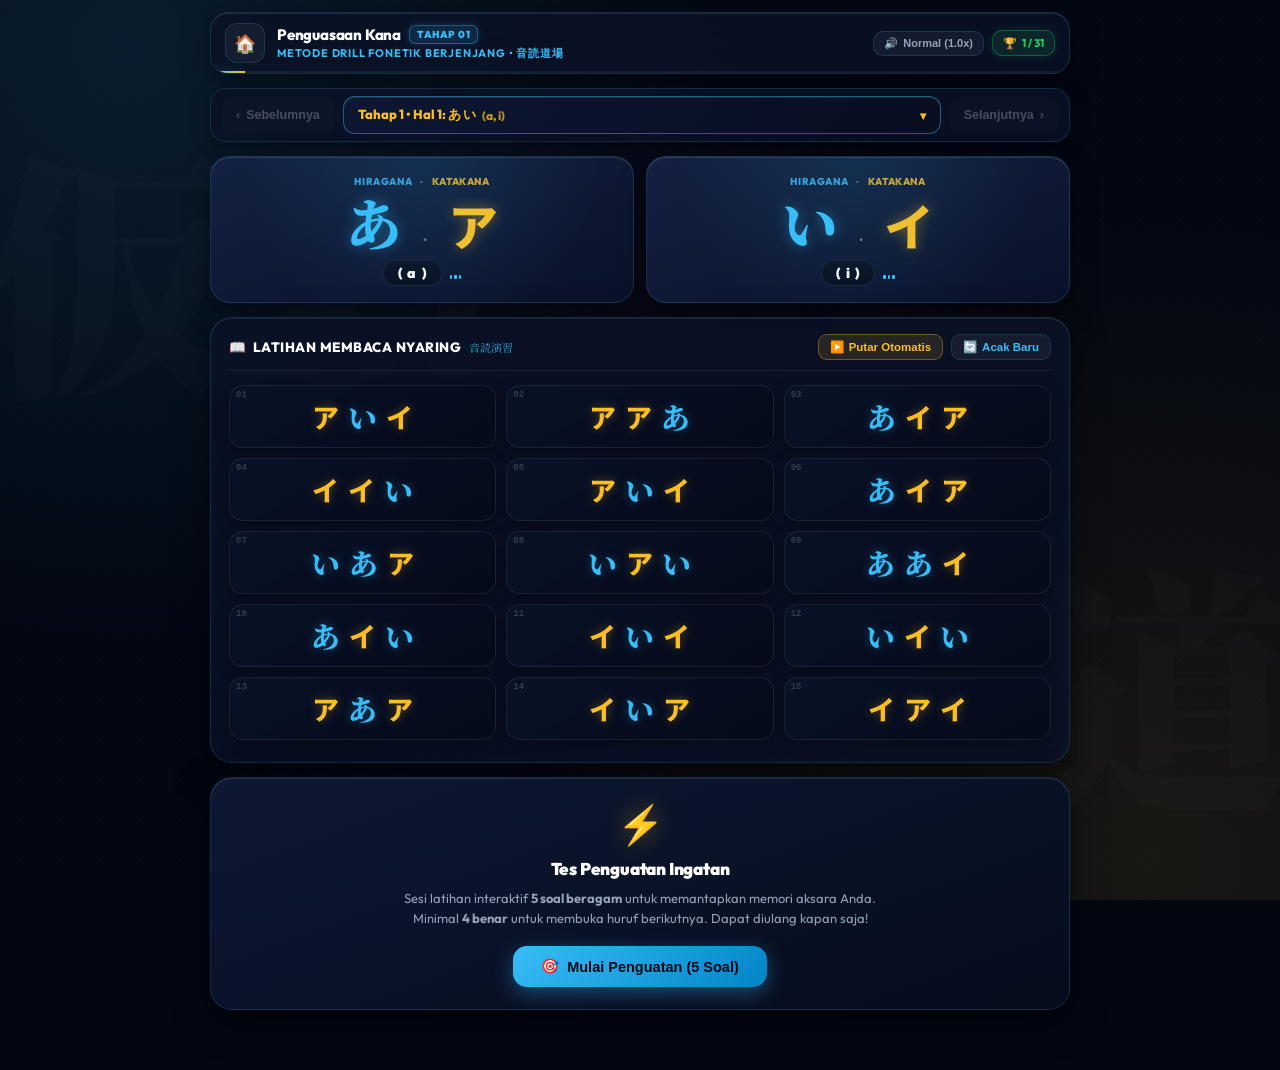
<file: modules/kana/index.html>
<!DOCTYPE html>
<html lang="id">

<head>
  <meta charset="UTF-8">
  <meta name="viewport" content="width=device-width, initial-scale=1.0, viewport-fit=cover">
  <title>Penguasaan Huruf Kana - YOMIKATA N5</title>

  <!-- Google Fonts: Noto Serif JP, Noto Sans JP, Outfit -->
  <link rel="preconnect" href="https://fonts.googleapis.com">
  <link rel="preconnect" href="https://gstatic.com" crossorigin>
  <link
    href="https://fonts.googleapis.com/css2?family=Noto+Sans+JP:wght@700;800;900&family=Noto+Serif+JP:wght@700;800;900&family=Outfit:wght@400;500;600;700;800;900&display=swap"
    rel="stylesheet">

  <link rel="stylesheet" href="style.css?v=10.17">
</head>

<body>

  <!-- Watermark Kaligrafi Jepang di Latar Belakang -->
  <div class="bg-kanji-watermark left">仮名</div>
  <div class="bg-kanji-watermark right">道</div>

  <div class="kana-container">

    <!-- 1. TOP NAVBAR MASTERCLASS -->
    <header class="top-nav-bar">
      <!-- Hairline Progress Track -->
      <div class="nav-progress-track">
        <div class="nav-progress-fill" id="nav-progress-fill" style="width: 4%;"></div>
      </div>

      <div class="nav-left-group">
        <a class="btn-nav-icon" href="../../index.html?portal=1" title="Kembali ke Halaman Awal (Portal Utama)">🏠</a>
        <div class="nav-title-box">
          <div class="nav-title-main">
            <span class="nav-title-text"><span class="title-desktop-prefix">Penguasaan </span>Kana</span>
            <span id="nav-stage-badge" class="nav-stage-badge">TAHAP 01</span>
          </div>
          <span class="nav-title-sub">METODE DRILL FONETIK BERJENJANG • 音読道場</span>
        </div>
      </div>

      <div class="nav-right-group">
        <!-- Pengatur Tempo Lafal -->
        <button type="button" class="btn-speed-toggle" id="btn-speed-toggle" onclick="KanaApp.toggleSpeed()" title="Ubah Kecepatan Suara">
          <span>🔊</span> <span id="speed-label"><span class="speed-text-full">Normal </span>(1.0x)</span>
        </button>

        <!-- Progress Counter -->
        <div class="progress-pill">
          <span>🏆</span>
          <span id="nav-progress-text">1 / 31</span>
        </div>
      </div>
    </header>

    <!-- 2. PAGE NAVIGATION BAR (‹ HAL X / 31 › DENGAN CUSTOM POPOVER) -->
    <nav class="page-nav-bar">
      <button type="button" class="btn-page-step" id="btn-prev-page" onclick="KanaApp.stepPage(-1)" title="Halaman Sebelumnya">
        <span>‹</span> <span class="step-label-text">Sebelumnya</span>
      </button>

      <!-- Custom Dropdown Trigger (Non-browser popover) -->
      <div class="custom-select-trigger" id="custom-select-btn" onclick="KanaApp.toggleDropdown()" title="Pilih Tahap & Halaman">
        <span class="trigger-label" id="custom-select-label">Tahap 1 • Hal 1: あ い</span>
        <span class="trigger-caret" id="custom-select-caret">▾</span>
      </div>

      <button type="button" class="btn-page-step" id="btn-next-page" onclick="KanaApp.stepPage(1)" title="Halaman Selanjutnya">
        <span class="step-label-text">Selanjutnya </span><span>›</span>
      </button>
    </nav>

    <!-- 3. HEADER PENGENALAN HURUF (KANA BESAR + ROMAJI SAJA) -->
    <section class="iqra-header-grid" id="iqra-header-grid">
      <!-- Diisi otomatis oleh KanaApp.renderHeaderLetters() -->
    </section>

    <!-- 4. LEMBAR LATIHAN MEMBACA NYARING (15 KOTAK GENKOUYOUSHI • TANPA ROMAJI) -->
    <main class="iqra-sheet-card">
      <div class="sheet-header-row">
        <div class="sheet-title-box">
          <h2 class="sheet-title">
            <span>📖</span> Latihan Membaca Nyaring
          </h2>
          <span class="sheet-jp-sub">音読演習</span>
        </div>

        <div class="sheet-actions-group">
          <!-- Tombol Putar Otomatis Berurutan (Read-Along) -->
          <button type="button" class="btn-autoplay-drill" id="btn-autoplay-drill" onclick="KanaApp.toggleAutoPlay()" title="Putar Seluruh Kotak Berurutan">
            <span id="autoplay-icon">▶️</span> <span id="autoplay-text">Putar Otomatis</span>
          </button>

          <!-- Tombol Acak Ulang Huruf Baru -->
          <button type="button" class="btn-shuffle-drill" onclick="KanaApp.refreshDrillBoxes()" title="Acak Huruf Latihan Baru">
            <span>🔄</span> <span>Acak Baru</span>
          </button>
        </div>
      </div>

      <div class="drills-iqra-grid" id="drills-iqra-grid">
        <!-- 15 kotak dinamis (5 baris x 3 kolom) diisi oleh KanaApp.renderDrills() -->
      </div>
    </main>

    <!-- 5. MINI TES / UJIAN KELANCARAN KELULUSAN (DOJO ARENA) -->
    <section class="exam-section-card" id="exam-section-card">
      <!-- Diisi otomatis oleh KanaApp.renderExamCard() -->
    </section>

  </div>

  <!-- 6. CUSTOM POPOVER DROPDOWN OVERLAY -->
  <div class="custom-dropdown-overlay hidden" id="custom-dropdown-overlay" onclick="KanaApp.closeDropdown(event)">
    <div class="custom-dropdown-menu" onclick="event.stopPropagation()">
      <div class="dropdown-header-bar">
        <span class="dropdown-title">📑 Daftar Tahap & Halaman</span>
        <button type="button" class="dropdown-close-btn" onclick="KanaApp.toggleDropdown(false)" title="Tutup">✕</button>
      </div>
      <div class="dropdown-scroll-body" id="dropdown-scroll-body">
        <!-- Diisi otomatis oleh KanaApp.renderCustomDropdown() -->
      </div>
    </div>
  </div>

  <!-- SCRIPTS -->
  <script src="data.js?v=10.17"></script>
  <script src="script.js?v=10.17"></script>
</body>

</html>
</file>
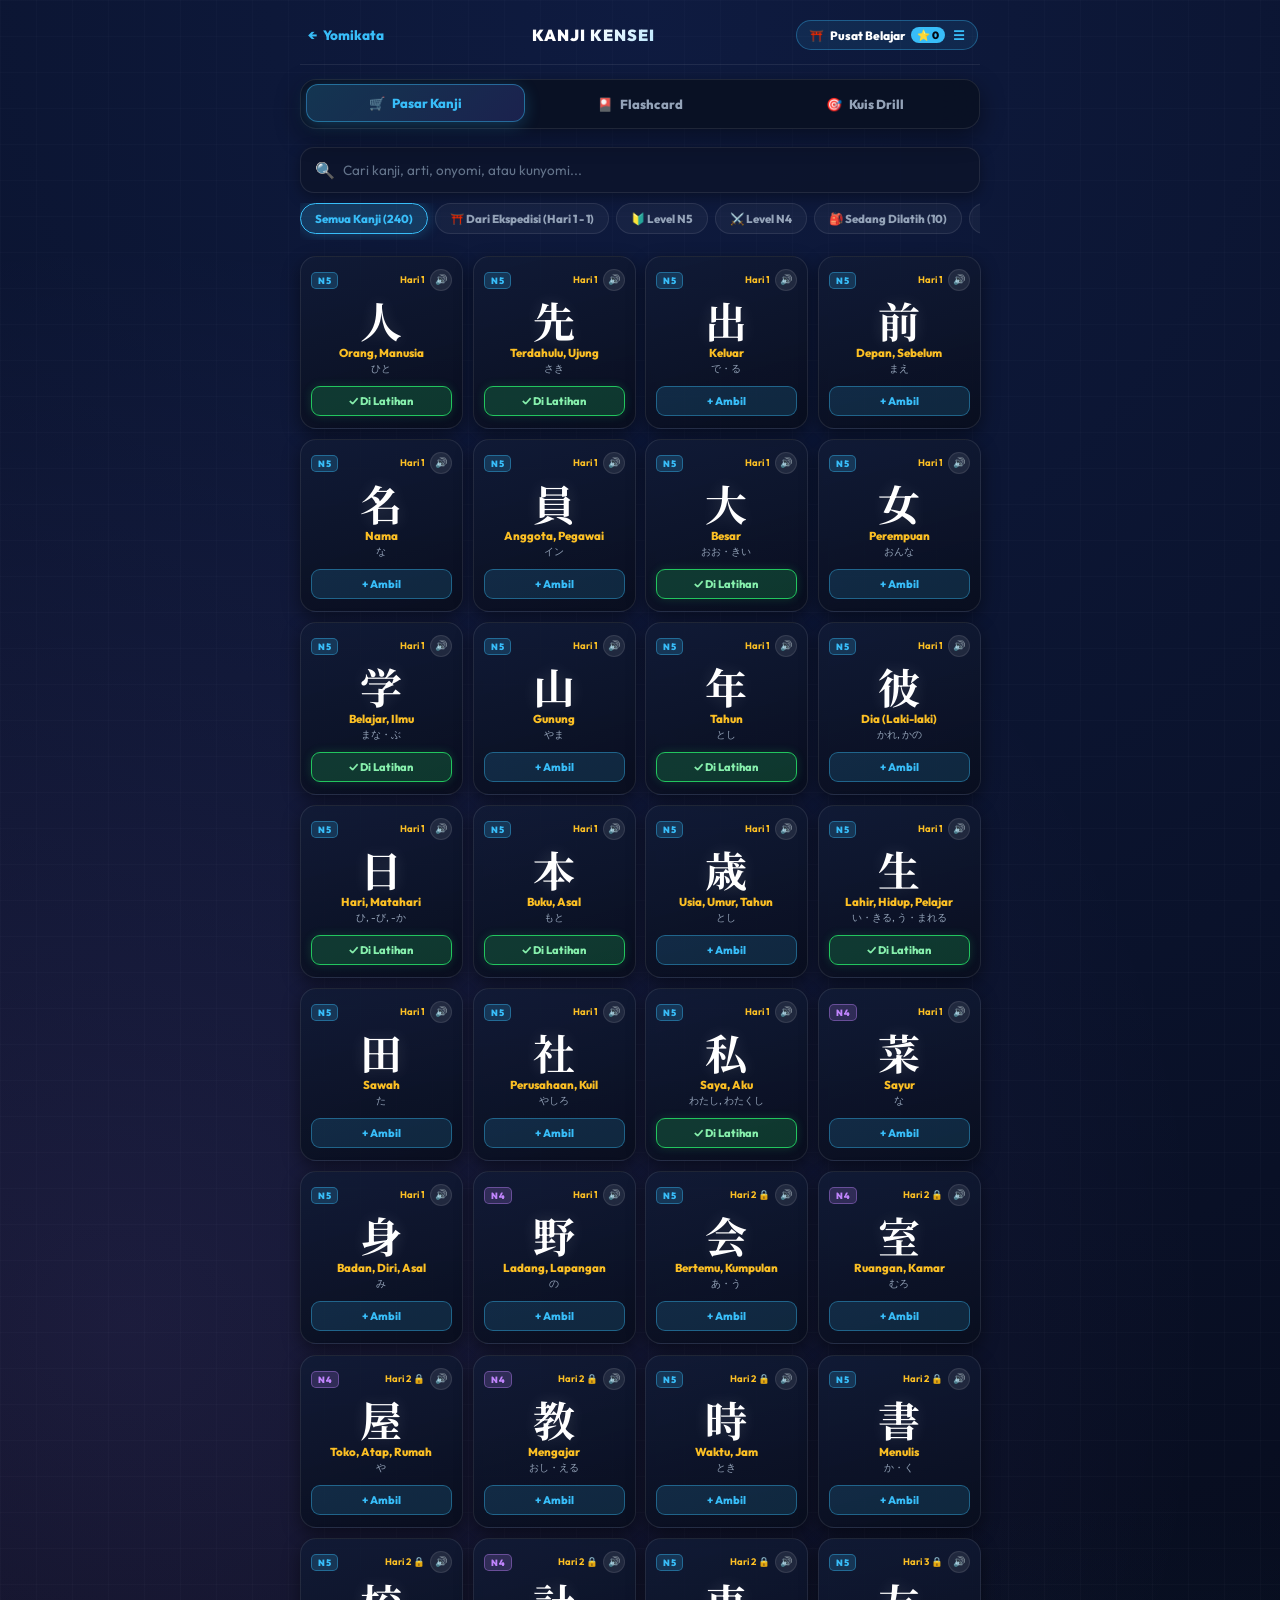
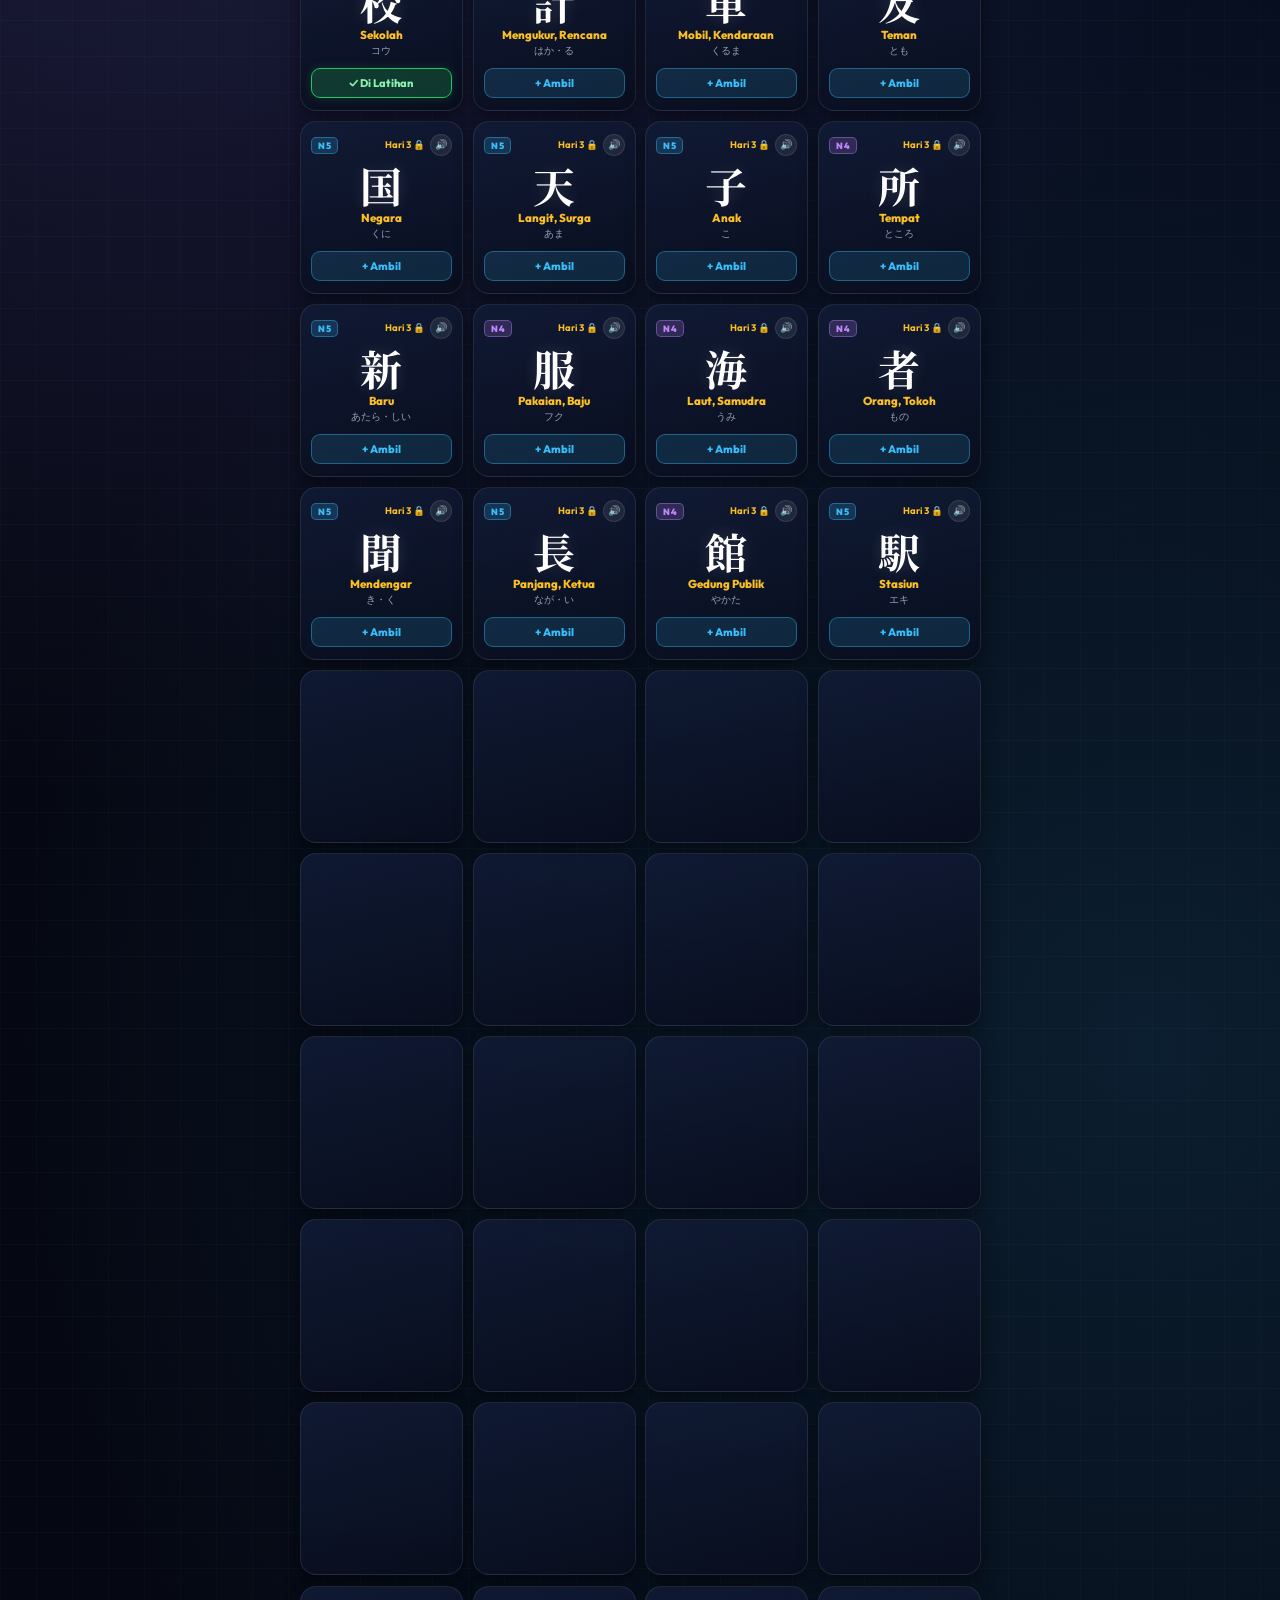
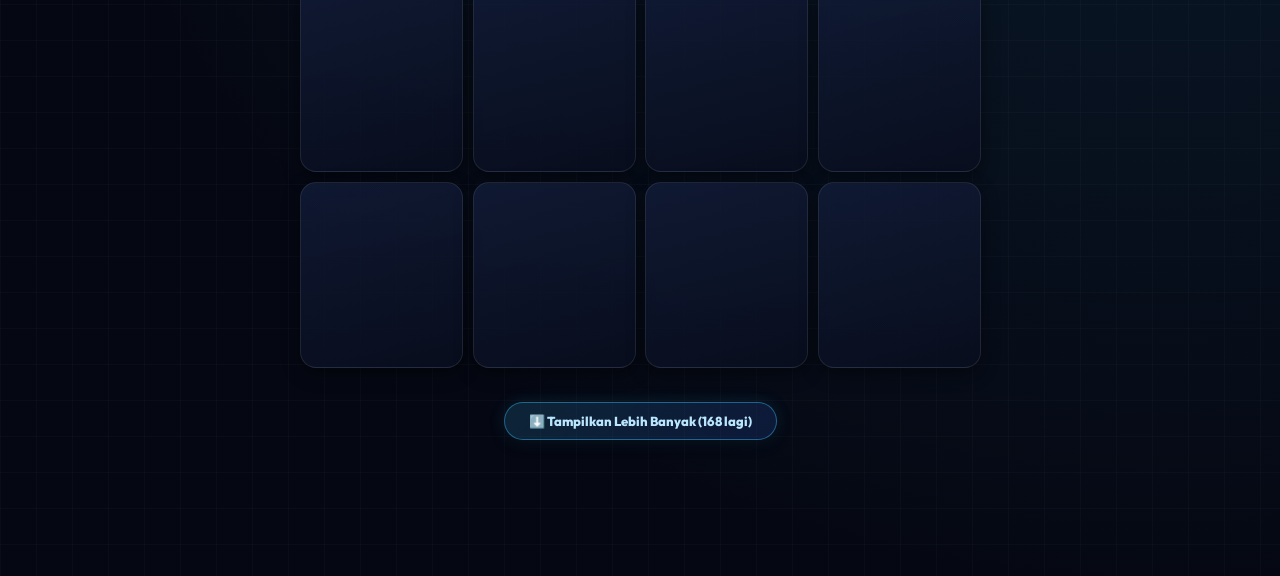
<file: modules/kanji/index.html>
<!DOCTYPE html>
<html lang="id">
<head>
<meta charset="UTF-8">
<meta name="viewport" content="width=device-width, initial-scale=1.0, maximum-scale=1.0, user-scalable=no">
<title>Pasar & Dojo Kanji Kensei - YOMIKATA</title>
<link rel="preconnect" href="https://fonts.googleapis.com">
<link rel="preconnect" href="https://fonts.gstatic.com" crossorigin>
<link href="https://fonts.googleapis.com/css2?family=Outfit:wght@400;500;600;700;800;900&family=Noto+Sans+JP:wght@400;500;700;900&family=Noto+Serif+JP:wght@600;700;900&display=swap" rel="stylesheet">
  <link rel="stylesheet" href="style.css">
</head>
</head>
<body>

<div id="toast"></div>

<!-- ==========================================
     SIDEBAR DRAWER: PUSAT KELOLA DOJO
     ========================================== -->
<div id="sidebar-overlay" class="sidebar-overlay" onclick="DojoEngine.closeSidebar()"></div>
<aside id="dojo-sidebar" class="dojo-sidebar-drawer">
  <div class="sidebar-header">
    <div class="sidebar-title-group">
      <div class="sidebar-icon">⛩️</div>
      <div>
        <div class="sidebar-title">PUSAT KELOLA DOJO</div>
        <div class="sidebar-subtitle">Kelola ruang, statistik & materi</div>
      </div>
    </div>
    <button type="button" class="btn-sidebar-close" onclick="DojoEngine.closeSidebar()">✕</button>
  </div>

  <div class="sidebar-body">
    <!-- Section 1: Ringkasan Status Belajar & Penguasaan -->
    <div class="sidebar-card">
      <div class="sc-label">⛩️ STATUS LATIHAN & PENGUASAAN</div>
      <div class="sidebar-deck-overview">
        <div class="sdo-item">
          <span class="sdo-label">Sedang Dilatih</span>
          <span class="sdo-val" id="sidebar-learning-count">0</span>
        </div>
        <div class="sdo-item sdo-mastered">
          <span class="sdo-label">Telah Dikuasai ⭐</span>
          <span class="sdo-val" id="sidebar-mastered-count">0</span>
        </div>
      </div>
      
      <div class="sidebar-progress-container" style="margin-top:10px;">
        <div class="sidebar-progress-meta">
          <span>Progres dari 240 Kanji N5/N4</span>
          <span id="dojo-progress-text">0% Dikuasai</span>
        </div>
        <div class="dojo-progress-track">
          <div class="dojo-progress-fill" id="dojo-progress-fill" style="width: 0%;"></div>
        </div>
      </div>

      <button type="button" class="btn-sidebar-action" style="width:100%; margin-top:12px;" onclick="DojoEngine.openMasteredGallery(); DojoEngine.closeSidebar();">
        <span>⭐ Buka Galeri Kanji Dikuasai ➔</span>
      </button>
    </div>

    <!-- Section 3: Pusat Edukasi & Bantuan -->
    <div class="sidebar-card">
      <div class="sc-label">💡 PANDUAN PENTING</div>
      <button type="button" class="btn-sidebar-guide" onclick="DojoEngine.openGuide(); DojoEngine.closeSidebar();">
        <div class="guide-item-icon">📜</div>
        <div class="guide-item-info">
          <div class="guide-item-title">Rahasia Onyomi & Kunyomi</div>
          <div class="guide-item-desc">Rumus Sakti 80/20 & tips mudah menghafal</div>
        </div>
        <span class="guide-arrow">➔</span>
      </button>
    </div>


  </div>
</aside>

<!-- ==========================================
     MODAL 1: PANDUAN EDUKATIF ONYOMI & KUNYOMI
     ========================================== -->
<div id="guide-modal" class="modal-overlay hidden" onclick="if(event.target === this) DojoEngine.closeGuide()">
  <div class="guide-modal-card">
    <div class="guide-header-row">
      <div>
        <div class="guide-title">
          <span>💡</span>
          <span>Rahasia Onyomi & Kunyomi</span>
        </div>
        <div class="guide-sub">Panduan praktis agar tidak bingung cara membaca kanji</div>
      </div>
      <button type="button" class="btn-modal-close" onclick="DojoEngine.closeGuide()">✕</button>
    </div>

    <!-- Onyomi Concept -->
    <div class="guide-concept-card purple-accent">
      <div class="gcc-title">
        <span class="gcc-badge-orig">🇨🇳 ASAL CINA</span>
        <span>1. Onyomi (音読み) • Cara Baca Cina</span>
      </div>
      <div class="gcc-desc">
        Ditulis dengan huruf <b>Katakana</b> di kamus. Ini adalah pelafalan serapan dari bahasa Tiongkok kuno saat aksara kanji pertama kali masuk ke Jepang.
        <br><b>Kapan digunakan?</b> Hampir selalu dipakai saat kanji <b>bergabung dengan kanji lain</b> membentuk kata majemuk (<i>Jukugo</i>).
      </div>
      <div class="gcc-example">
        <div class="gcce-header"><b>Contoh Kanji 水 (Air):</b> Onyomi = <b style="color:#f472b6;">スイ (SUI)</b></div>
        <div class="gcce-row">
          <span>• Kata Majemuk: <b>水曜日</b> = <i>Sui-youbi</i> (Hari Rabu)</span>
          <button type="button" class="btn-mini-audio" onclick="DojoEngine.speakText('すいようび')" title="Dengarkan Suara">🔊</button>
        </div>
        <div class="gcce-row">
          <span>• Kata Majemuk: <b>水泳</b> = <i>Sui-ei</i> (Berenang)</span>
          <button type="button" class="btn-mini-audio" onclick="DojoEngine.speakText('すいえい')" title="Dengarkan Suara">🔊</button>
        </div>
      </div>
    </div>

    <!-- Kunyomi Concept -->
    <div class="guide-concept-card cyan-accent">
      <div class="gcc-title">
        <span class="gcc-badge-orig cyan">🇯🇵 ASLI JEPANG</span>
        <span>2. Kunyomi (訓読み) • Cara Baca Asli Jepang</span>
      </div>
      <div class="gcc-desc">
        Ditulis dengan huruf <b>Hiragana</b> di kamus. Ini adalah kata asli dari peradaban Jepang kuno yang dipasangkan maknanya ke lambang kanji.
        <br><b>Kapan digunakan?</b> Umumnya dipakai saat kanji <b>berdiri sendirian</b> sebagai kata tunggal, atau ditemani huruf hiragana pelengkap (<i>okurigana</i>).
      </div>
      <div class="gcc-example">
        <div class="gcce-header"><b>Contoh Kanji 水 (Air):</b> Kunyomi = <b style="color:#38bdf8;">みず (mizu)</b></div>
        <div class="gcce-row">
          <span>• Berdiri Sendiri: <b>水</b> = <i>mizu</i> (air biasa/air minum)</span>
          <button type="button" class="btn-mini-audio" onclick="DojoEngine.speakText('みず')" title="Dengarkan Suara">🔊</button>
        </div>
        <div class="gcce-row">
          <span>• Berdiri Sendiri: <b>山</b> = <i>yama</i> (gunung)</span>
          <button type="button" class="btn-mini-audio" onclick="DojoEngine.speakText('やま')" title="Dengarkan Suara">🔊</button>
        </div>
      </div>
    </div>

    <!-- The 80/20 Golden Rule -->
    <div class="golden-rule-banner">
      <div class="grb-badge">⚡ RUMUS SAKTI 80/20 KENSEI</div>
      <div class="grb-text">"Sendirian = <b>Kunyomi (Hiragana)</b><br>Gandeng Dua Kanji = <b>Onyomi (Katakana)</b>"</div>
      <div class="grb-sub">Ada sedikit pengecualian (seperti nama orang/tempat), namun rumus 80% ini menyelamatkan ingatanmu!</div>
    </div>
  </div>
</div>

<div class="container">
  
  <!-- MASTER TOP NAVBAR -->
  <div class="top-navbar">
    <div class="nav-left">
      <a href="../../index.html" class="btn-back" title="Kembali ke Ekspedisi Yomikata">
        <span>←</span>
        <span>Yomikata</span>
      </a>
    </div>

    <div class="nav-title-group">
      <h1 class="nav-title">KANJI KENSEI</h1>
    </div>

    <div class="nav-right">
      <button type="button" class="btn-sidebar-toggle" onclick="DojoEngine.toggleSidebar()" title="Buka Pusat Kelola Dojo">
        <span class="torii-icon">⛩️</span>
        <span class="sidebar-btn-label">Pusat Belajar</span>
        <span class="sidebar-badge-count" id="nav-mastered-badge" title="Kanji Dikuasai">⭐ 0</span>
        <span class="hamburger-bars">☰</span>
      </button>
    </div>
  </div>

  <!-- MAIN MODE SWITCHER (Pasar, Flashcard, Kuis Drill) -->
  <div class="main-nav-tabs">
    <button type="button" class="tab-main-btn active" id="tab-market" onclick="DojoEngine.switchMainTab('market')">
      <span>🛒</span>
      <span>Pasar Kanji</span>
    </button>
    <button type="button" class="tab-main-btn" id="tab-flashcard" onclick="DojoEngine.switchMainTab('flashcard')">
      <span>🎴</span>
      <span>Flashcard</span>
    </button>
    <button type="button" class="tab-main-btn" id="tab-quiz" onclick="DojoEngine.switchMainTab('quiz')">
      <span>🎯</span>
      <span>Kuis Drill</span>
    </button>
  </div>

  <!-- ==========================================
       TAB 1: PASAR BELANJA KANJI (KATALOG)
       ========================================== -->
  <div id="section-market">
    <div class="market-toolbar">
      <div class="search-wrapper">
        <span>🔍</span>
        <input type="text" class="search-input" id="market-search" placeholder="Cari kanji, arti, onyomi, atau kunyomi..." oninput="DojoEngine.onSearch(this.value)">
        <button type="button" class="search-clear hidden" id="market-search-clear" onclick="DojoEngine.clearSearch()">✕</button>
      </div>

      <div class="filter-chips-stream">
        <button type="button" class="filter-chip active" id="fchip-all" onclick="DojoEngine.setFilter('all')">Semua Kanji (240)</button>
        <button type="button" class="filter-chip" id="fchip-unlocked" onclick="DojoEngine.setFilter('unlocked')">⛩️ Dari Ekspedisi</button>
        <button type="button" class="filter-chip" id="fchip-n5" onclick="DojoEngine.setFilter('n5')">🔰 Level N5</button>
        <button type="button" class="filter-chip" id="fchip-n4" onclick="DojoEngine.setFilter('n4')">⚔️ Level N4</button>
        <button type="button" class="filter-chip" id="fchip-in-dojo" onclick="DojoEngine.setFilter('in-dojo')">🎒 Sedang Dilatih</button>
        <button type="button" class="filter-chip filter-chip-mastered" id="fchip-mastered" onclick="DojoEngine.setFilter('mastered')">⭐ Sudah Dikuasai</button>
      </div>
    </div>

    <!-- Kanji Catalog Grid -->
    <div class="market-grid" id="market-grid-container">
      <!-- Generated dynamically -->
    </div>
  </div>

  <!-- ==========================================
       TAB 2: RUANG DOJO LATIHAN (FLASHCARD & KUIS)
       ========================================== -->
  <div id="section-training" class="hidden">
    <div class="dojo-arena-card">
      <!-- Flashcard Header Bar (Minimal, No nested tabs) -->
      <div class="fc-header-bar" id="dojo-fc-header">
        <div class="fc-room-tag">
          <span class="fc-tag-icon">⛩️</span>
          <span id="fc-room-name-display">Ruang Latihan</span>
        </div>
        <div class="fc-counter-badge">
          <span id="dojo-curr-index">1</span> / <span id="dojo-total-index">0</span>
        </div>
      </div>

      <!-- State A: Flashcard Mode -->
      <div id="dojo-fc-container" class="fc-body-box" onclick="DojoEngine.toggleFcReveal()">
        <div class="fc-kanji-big" id="dojo-fc-kanji">一</div>
        <div style="font-size:11.5px; color:var(--text-sub); margin-bottom:14px;" id="dojo-fc-hint">👆 Ketuk untuk membuka bacaan & arti</div>

        <div class="fc-reveal-wrap shield-blur" id="dojo-fc-shield">
          <div class="fc-grid-two">
            <div class="reading-cell rc-onyomi">
              <div class="rc-label">ONYOMI (Cina)</div>
              <div class="rc-val" id="dojo-fc-on">イチ, イツ</div>
              <div class="rc-romaji" id="dojo-fc-on-romaji">ichi, itsu</div>
            </div>
            <div class="reading-cell rc-kunyomi">
              <div class="rc-label">KUNYOMI (Jepang)</div>
              <div class="rc-val" id="dojo-fc-kun">ひと, ひと・つ</div>
              <div class="rc-romaji" id="dojo-fc-kun-romaji">hito, hito.tsu</div>
            </div>
          </div>

          <div class="fc-meaning-banner">
            <div class="fmb-label">ARTI BAHASA INDONESIA</div>
            <div class="fmb-text" id="dojo-fc-arti">Satu</div>
          </div>

          <div class="fc-jukugo-shelf" id="dojo-fc-jukugo-shelf">
            <!-- Jukugo list -->
          </div>

          <div class="fc-sentence-shelf" id="dojo-fc-sentence-shelf">
            <div class="fss-top">
              <span class="fss-badge">📝 Contoh Kalimat</span>
              <button type="button" class="btn-card-audio" id="btn-fc-sentence-audio" onclick="event.stopPropagation(); DojoEngine.speakCurrentSentence()" title="Dengarkan Contoh Kalimat">🔊</button>
            </div>
            <div class="fss-jp" id="dojo-fc-sen-jp">あの人はだれですか。</div>
            <div class="fss-romaji" id="dojo-fc-sen-romaji">Ano hito wa dare desu ka.</div>
            <div class="fss-id" id="dojo-fc-sen-id">Orang itu siapa?</div>
          </div>
        </div>
      </div>

      <!-- State B: Quiz Drill Mode -->
      <div id="dojo-quiz-container" class="quiz-area-container hidden">
        <!-- Quiz Control & Telemetry Bar (Single Row, No tab bloat) -->
        <div class="quiz-top-bar">
          <div class="quiz-telemetry-cluster">
            <span class="quiz-stat-pill" id="quiz-streak-pill">🔥 Combo: 0</span>
            <span class="quiz-stat-pill score-pill" id="quiz-score-pill">⭐ Benar: 0</span>
          </div>

          <div class="drill-mode-dropdown-wrap">
            <button type="button" class="btn-drill-dropdown" id="btn-drill-dropdown" onclick="DojoEngine.toggleDrillDropdown(event)" title="Ganti Tipe Soal">
              <span id="drill-mode-current-label">🔀 Acak / Mix</span>
              <span class="dropdown-caret">▾</span>
            </button>
            <div class="drill-dropdown-menu hidden" id="drill-dropdown-menu">
              <div class="dd-header">PILIH VARIASI DRILL</div>
              <button type="button" class="dd-item active" data-type="mix" onclick="DojoEngine.selectDrillType('mix')">
                <span class="dd-icon">🔀</span>
                <div class="dd-text">
                  <div class="dd-title">Acak / Mix</div>
                  <div class="dd-desc">Kombinasi semua tipe soal (Rekomendasi)</div>
                </div>
              </button>
              <button type="button" class="dd-item" data-type="meaning" onclick="DojoEngine.selectDrillType('meaning')">
                <span class="dd-icon">🎯</span>
                <div class="dd-text">
                  <div class="dd-title">Tebak Arti</div>
                  <div class="dd-desc">Pilih arti bahasa Indonesia dari kanji</div>
                </div>
              </button>
              <button type="button" class="dd-item" data-type="reading" onclick="DojoEngine.selectDrillType('reading')">
                <span class="dd-icon">🗣️</span>
                <div class="dd-text">
                  <div class="dd-title">Tebak Bacaan</div>
                  <div class="dd-desc">Tebak bacaan kunyomi / onyomi secara cerdas</div>
                </div>
              </button>
              <button type="button" class="dd-item" data-type="kanji" onclick="DojoEngine.selectDrillType('kanji')">
                <span class="dd-icon">🈴</span>
                <div class="dd-text">
                  <div class="dd-title">Tebak Bentuk</div>
                  <div class="dd-desc">Pilih karakter kanji yang tepat</div>
                </div>
              </button>
              <button type="button" class="dd-item" data-type="blitz" onclick="DojoEngine.selectDrillType('blitz')">
                <span class="dd-icon">⚡</span>
                <div class="dd-text">
                  <div class="dd-title">Benar / Salah</div>
                  <div class="dd-desc">Uji kecepatan verifikasi pasangan kanji</div>
                </div>
              </button>
            </div>
          </div>
        </div>

        <!-- Question Type Label -->
        <div class="quiz-question-type-badge" id="dojo-quiz-type-label">DOJO DRILL • TEBAK ARTI:</div>

        <!-- Prompt Area -->
        <div class="quiz-prompt-box" id="dojo-quiz-prompt-box">
          <div class="quiz-kanji-big" id="dojo-quiz-kanji">一</div>
          <div class="quiz-prompt-sub hidden" id="dojo-quiz-sub"></div>
        </div>

        <!-- Choices Grid -->
        <div class="quiz-grid-choices" id="dojo-quiz-choices">
          <!-- Choices rendered dynamically -->
        </div>

        <!-- Feedback & Next Action -->
        <div id="dojo-quiz-feedback" class="quiz-feedback-box"></div>
        <button type="button" class="btn-quiz-next hidden" id="btn-quiz-next" onclick="DojoEngine.triggerNextQuestionWithAnim()">Soal Berikutnya ➔</button>
      </div>

      <!-- Dojo Navigation Bottom Strip -->
      <div class="dojo-nav-controls" id="dojo-nav-strip">
        <button type="button" class="btn-dn" onclick="DojoEngine.prevDojoCard()">⬅️ Sblm</button>
        <button type="button" class="btn-mark-master" id="btn-master-toggle" onclick="DojoEngine.toggleMasterCurrent()" title="Tandai Sudah Dikuasai (⭐)">⭐</button>
        <button type="button" class="btn-dn" onclick="DojoEngine.speakCurrent()" title="Dengarkan Suara">🔊</button>
        <button type="button" class="btn-dn btn-dn-next" onclick="DojoEngine.nextDojoCard()">Lanjut ➔</button>
      </div>

      <!-- Empty State / Victory State in Dojo -->
      <div id="dojo-empty-state" class="empty-dojo-box hidden">
        <div class="empty-icon" id="empty-state-icon">🎒</div>
        <div class="empty-title" id="empty-state-title">Antrean Belajar Kosong!</div>
        <div class="empty-desc" id="empty-state-desc">Belum ada kanji yang kamu pilih untuk dilatih. Buka <b>Pasar Belanja Kanji</b> untuk memilih kanji-kanji yang ingin kamu kuasai.</div>
        <div id="empty-state-actions" style="display:flex; gap:10px; justify-content:center; flex-wrap:wrap; margin-top:14px;">
          <button type="button" class="btn-jump-market" onclick="DojoEngine.switchMainTab('market')">🛒 Pergi Belanja Kanji ➔</button>
        </div>
      </div>
    </div>
  </div>

</div>

  <script src="data.js"></script>
  <script src="script.js"></script>
</body>

</html>
</file>
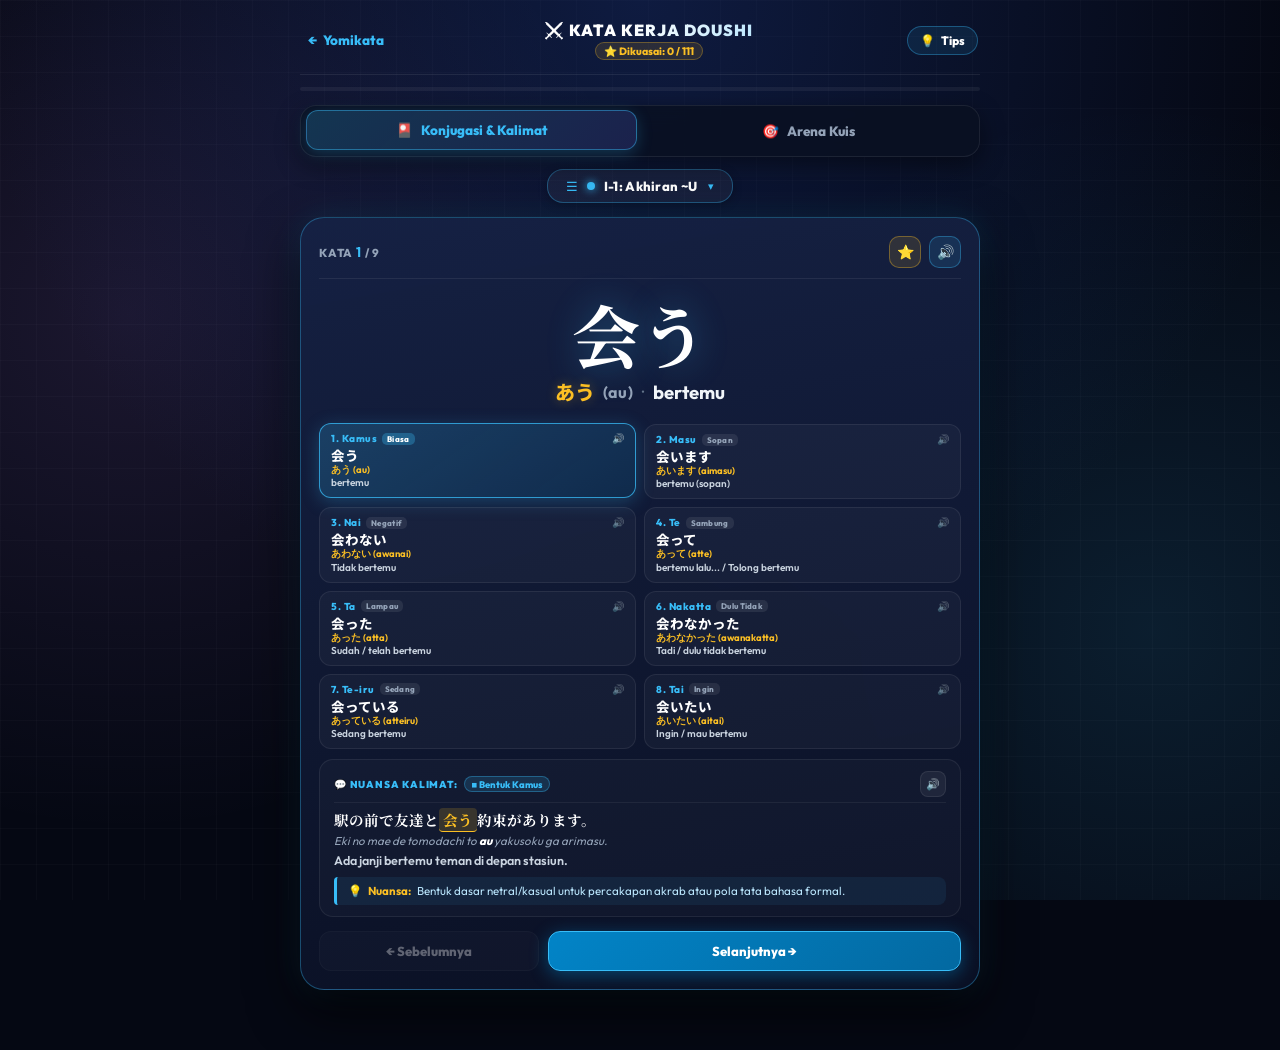
<file: modules/kata-kerja/index.html>
<!DOCTYPE html>
<html lang="id">
<head>
<meta charset="UTF-8">
<meta name="viewport" content="width=device-width, initial-scale=1.0, maximum-scale=1.0, user-scalable=no">
<title>Modul Kata Kerja Doushi - YOMIKATA N5</title>
<link rel="preconnect" href="https://fonts.googleapis.com">
<link rel="preconnect" href="https://fonts.gstatic.com" crossorigin>
<link href="https://fonts.googleapis.com/css2?family=Outfit:wght@400;500;600;700;800;900&family=Noto+Sans+JP:wght@400;500;700;900&family=Noto+Serif+JP:wght@600;700;900&display=swap" rel="stylesheet">
  <link rel="stylesheet" href="style.css">
</head>
</head>
<body>

<div class="container">
  
  <!-- 1. TOP NAVBAR & TELEMETRY -->
  <header class="top-navbar">
    <div class="nav-left">
      <a href="../../index.html" class="btn-back" title="Kembali ke Yomikata Utama">
        <span>←</span>
        <span>Yomikata</span>
      </a>
    </div>
    <div class="nav-title-group">
      <h1 class="nav-title">⚔️ KATA KERJA DOUSHI</h1>
      <span class="nav-master-badge" id="nav-mastered-text">⭐ Dikuasai: 0 / 111</span>
    </div>
    <div class="nav-right">
      <button type="button" class="btn-rumus-toggle" onclick="Modul.openCheatsheet()" title="Tips & Panduan Konjugasi">
        <span>💡</span>
        <span>Tips</span>
      </button>
    </div>
  </header>

  <!-- Mastery Progress Fill Bar -->
  <div class="mastery-progress-track">
    <div class="mastery-progress-fill" id="mastery-progress-fill"></div>
  </div>

  <!-- 2. MAIN MODE TABS (2 Clean Focused Tabs - Identik Kata Sifat) -->
  <nav class="main-nav-tabs">
    <button type="button" class="tab-main-btn active" id="btn-tab-flashcard" onclick="Modul.switchTab('flashcard')">
      <span>🎴</span>
      <span>Konjugasi & Kalimat</span>
    </button>
    <button type="button" class="tab-main-btn" id="btn-tab-quiz" onclick="Modul.switchTab('quiz')">
      <span>🎯</span>
      <span>Arena Kuis</span>
    </button>
  </nav>

  <!-- 3. CLEAN UNIFIED SESSION CONTROL BAR (Single Unified Trigger) -->
  <div class="session-nav-bar">
    <button type="button" class="active-session-indicator" id="active-session-indicator" onclick="Modul.openSidebar()" title="Klik untuk membuka daftar sesi (111 Kata)">
      <span class="asi-menu-icon">☰</span>
      <span class="asi-dot"></span>
      <span class="asi-title" id="active-session-label">I-1: Akhiran ~U</span>
      <span class="asi-caret">▾</span>
    </button>
  </div>

  <!-- 4. FLASHCARD STAGE -->
  <div id="sec-flashcard" class="dojo-arena-card fade-in-up">
    <!-- Diisi via renderFC -->
  </div>

  <!-- 5. ARENA KUIS STAGE -->
  <div id="sec-quiz" class="dojo-arena-card hidden fade-in-up">
    <div class="quiz-top-bar">
      <!-- Top Row: Mode selector & Drill dropdown -->
      <div class="quiz-bar-top-row">
        <button type="button" class="btn-quiz-config" id="btn-quiz-config" onclick="Modul.openQuizConfigModal()" title="Pengaturan Target Jumlah Soal & Sumber Kata">
          <span id="quiz-config-icon">🎯</span>
          <span id="quiz-config-label">Target: Semua</span>
          <span class="dropdown-caret">▾</span>
        </button>

        <div class="drill-mode-dropdown-wrap">
          <button type="button" class="btn-drill-dropdown" id="btn-drill-dropdown" onclick="Modul.toggleDrillDropdown(event)">
            <span id="drill-label-icon">🔀</span>
            <span id="drill-label-text">Acak</span>
            <span class="dropdown-caret">▾</span>
          </button>

          <div class="drill-dropdown-menu hidden" id="drill-dropdown-menu" onclick="event.stopPropagation()">
            <div class="dd-header">MODE LATIHAN KUIS</div>
            <div class="dd-item active" data-qtype="mix" onclick="Modul.selectDrillSubtype('mix', '🔀', 'Acak Campuran')">
              <div class="dd-icon">🔀</div>
              <div class="dd-text">
                <div class="dd-title">Acak / Campuran</div>
                <div class="dd-desc">Kombinasi konjugasi, kanji, arti & isian</div>
              </div>
            </div>
            <div class="dd-item" data-qtype="conjugation" onclick="Modul.selectDrillSubtype('conjugation', '🎴', 'Konjugasi')">
              <div class="dd-icon">🎴</div>
              <div class="dd-text">
                <div class="dd-title">Konjugasi (Semua Bentuk)</div>
                <div class="dd-desc">Uji Masu, Te, Ta, Nai, Nakatta, Te-iru, Tai</div>
              </div>
            </div>
            <div class="dd-item" data-qtype="kanji" onclick="Modul.selectDrillSubtype('kanji', '🈶', 'Tebak Kanji')">
              <div class="dd-icon">🈶</div>
              <div class="dd-text">
                <div class="dd-title">Tebak Kanji & Bacaan</div>
                <div class="dd-desc">Uji kanji ke hiragana & sebaliknya</div>
              </div>
            </div>
            <div class="dd-item" data-qtype="meaning" onclick="Modul.selectDrillSubtype('meaning', '📖', 'Tebak Arti')">
              <div class="dd-icon">📖</div>
              <div class="dd-text">
                <div class="dd-title">Tebak Arti Indonesia</div>
                <div class="dd-desc">Pilihan ganda makna kata kerja</div>
              </div>
            </div>
            <div class="dd-item" data-qtype="isian" onclick="Modul.selectDrillSubtype('isian', '✍️', 'Isian Singkat')">
              <div class="dd-icon">✍️</div>
              <div class="dd-text">
                <div class="dd-title">Isian Singkat</div>
                <div class="dd-desc">Ketik arti atau bacaan secara presisi</div>
              </div>
            </div>
          </div>
        </div>
      </div>

      <!-- Bottom Row: Telemetry Progress & Score (Never clipped!) -->
      <div class="quiz-bar-bottom-row">
        <div class="quiz-telemetry-badge">
          <span>🎯</span>
          <span class="quiz-counter-text" id="quiz-progress-pill">SOAL <b>1</b> / 10</span>
        </div>
        <div class="quiz-telemetry-badge score-badge">
          <span>⭐</span>
          <span class="quiz-score-text" id="quiz-score-pill">SKOR <b>0</b></span>
        </div>
      </div>
    </div>

    <!-- Question Box -->
    <div class="quiz-question-container">
      <div class="quiz-q-text" id="quiz-q-text">Pertanyaan kuis akan muncul di sini...</div>
      <div class="quiz-q-sub" id="quiz-q-sub"></div>
    </div>

    <!-- Options Container (MC) -->
    <div class="quiz-options-grid" id="quiz-options-container">
      <!-- Generated via JS -->
    </div>

    <!-- Isian Container -->
    <div class="quiz-isian-box hidden" id="quiz-isian-container">
      <input type="text" class="quiz-isian-input" id="quiz-isian-input" placeholder="Ketik jawabanmu di sini..." autocomplete="off" autocapitalize="none" onkeydown="if(event.key==='Enter') Modul.submitIsianAnswer()">
      <button type="button" class="quiz-isian-submit" id="quiz-isian-submit" onclick="Modul.submitIsianAnswer()">Jawab ➔</button>
    </div>

    <!-- Feedback Bar -->
    <div class="quiz-feedback-bar" id="quiz-feedback-bar"></div>
  </div>

</div>

<!-- SIDEBAR DRAWER KHUSUS KATA KERJA -->
<div id="sidebar-drawer-overlay" class="sidebar-overlay" onclick="if(event.target === this) Modul.closeSidebar()">
  <div class="sidebar-drawer">
    <div class="sd-header">
      <div class="sd-title-wrap">
        <span class="sd-icon">📚</span>
        <div>
          <div class="sd-title">Daftar Sesi & Kosakata</div>
          <div class="sd-subtitle">111 Kosakata Kata Kerja N5</div>
        </div>
      </div>
      <button type="button" class="btn-sd-close" onclick="Modul.closeSidebar()" title="Tutup">✕</button>
    </div>

    <div class="sd-body" id="sd-body-content">
      <!-- Generated dynamically via renderSidebarContent -->
    </div>
  </div>
</div>

<!-- MODAL TIPS & PANDUAN KONJUGASI -->
<div id="cheatsheet-modal" class="modal-overlay hidden" onclick="if(event.target === this) Modul.closeCheatsheet()">
  <div class="cheatsheet-card">
    <div class="cs-header">
      <div class="cs-title-group">
        <span class="cs-title-icon">💡</span>
        <span class="cs-title">Tips & Panduan Konjugasi</span>
      </div>
      <button type="button" class="btn-cs-close" onclick="Modul.closeCheatsheet()" title="Tutup">✕</button>
    </div>

    <div class="cs-tab-row">
      <button type="button" class="cs-tab-btn active i-tab" id="cs-tab-te" onclick="Modul.switchCSTab('te')">💡 Konjugasi & Fungsi</button>
      <button type="button" class="cs-tab-btn na-tab" id="cs-tab-rules" onclick="Modul.switchCSTab('rules')">⚖️ 3 Kelompok Kata Kerja</button>
      <button type="button" class="cs-tab-btn trap-tab" id="cs-tab-trap" onclick="Modul.switchCSTab('trap')">⚠️ Jebakan Pengecualian</button>
    </div>

    <div class="cs-body" id="cs-body-content">
      <!-- Content populated via JS -->
    </div>
  </div>
</div>

<!-- MODAL PENGATURAN TARGET & SUMBER SOAL KUIS -->
<div id="quiz-config-modal" class="modal-overlay hidden" onclick="if(event.target === this) Modul.closeQuizConfigModal()">
  <div class="qc-card">
    <div class="qc-header">
      <div class="qc-title-group">
        <span style="font-size:18px;">⚙️</span>
        <span class="qc-title">Pengaturan Latihan Kuis</span>
      </div>
      <button type="button" class="btn-cs-close" onclick="Modul.closeQuizConfigModal()" title="Tutup">✕</button>
    </div>

    <div class="qc-body">
      <!-- Section 1: Target Jumlah Soal -->
      <div>
        <div class="qc-group-label">
          <span>🎯</span>
          <span>Target Jumlah Butir Soal</span>
        </div>
        <div class="qc-options-list">
          <div class="qc-opt-row active" id="qc-target-all" onclick="Modul.selectQuizTargetMode('all')">
            <div class="qc-opt-left">
              <div class="qc-radio-dot"></div>
              <div>
                <div class="qc-opt-title">🔥 Semua Kata Bolak-Balik</div>
                <div style="font-size:11px; color:var(--text-sub);">Uji seluruh kosakata dari dua arah (tanpa batas)</div>
              </div>
            </div>
            <span class="qc-opt-badge" id="qc-count-badge-all">18 Soal</span>
          </div>

          <div class="qc-opt-row" id="qc-target-10" onclick="Modul.selectQuizTargetMode('10')">
            <div class="qc-opt-left">
              <div class="qc-radio-dot"></div>
              <div>
                <div class="qc-opt-title">⚡ 10 Soal (Latihan Kilat)</div>
                <div style="font-size:11px; color:var(--text-sub);">Review cepat harian 1–2 menit</div>
              </div>
            </div>
            <span class="qc-opt-badge">10 Soal</span>
          </div>

          <div class="qc-opt-row" id="qc-target-25" onclick="Modul.selectQuizTargetMode('25')">
            <div class="qc-opt-left">
              <div class="qc-radio-dot"></div>
              <div>
                <div class="qc-opt-title">🏃 25 Soal (Maraton)</div>
                <div style="font-size:11px; color:var(--text-sub);">Latihan mendalam menguji daya ingat</div>
              </div>
            </div>
            <span class="qc-opt-badge">25 Soal</span>
          </div>

          <div class="qc-opt-row" id="qc-target-custom" onclick="Modul.selectQuizTargetMode('custom')">
            <div class="qc-opt-left">
              <div class="qc-radio-dot"></div>
              <div>
                <div class="qc-opt-title">✏️ Kustomisasi Jumlah</div>
                <div style="font-size:11px; color:var(--text-sub);">Tentukan sendiri jumlah soal yang diinginkan</div>
              </div>
            </div>
            <span class="qc-opt-badge" id="qc-count-badge-custom">20 Soal</span>
          </div>

          <div class="qc-custom-input-wrap hidden" id="qc-custom-input-box">
            <span style="font-size:12px; color:var(--text-sub);">Masukkan jumlah butir soal:</span>
            <input type="number" class="qc-custom-input" id="qc-custom-count-input" value="20" min="5" max="250" oninput="Modul.onCustomCountInput(this.value)">
          </div>
        </div>
      </div>

      <!-- Section 2: Sumber Kosakata -->
      <div>
        <div class="qc-group-label">
          <span>📚</span>
          <span>Sumber Kosakata Soal</span>
        </div>
        <div class="qc-options-list">
          <div class="qc-opt-row active" id="qc-src-mastered" onclick="Modul.selectQuizSourceMode('mastered')">
            <div class="qc-opt-left">
              <div class="qc-radio-dot"></div>
              <div>
                <div class="qc-opt-title">⭐ Hanya Kata yang Dikuasai</div>
                <div style="font-size:11px; color:var(--text-sub);">Menguji kata-kata yang telah Anda tandai bintang</div>
              </div>
            </div>
            <span class="qc-opt-badge" id="qc-src-badge-mastered">0 Kata</span>
          </div>

          <div class="qc-opt-row" id="qc-src-session" onclick="Modul.selectQuizSourceMode('session')">
            <div class="qc-opt-left">
              <div class="qc-radio-dot"></div>
              <div>
                <div class="qc-opt-title">📚 Seluruh Kata Sesi Ini</div>
                <div style="font-size:11px; color:var(--text-sub);">Menguji seluruh kata pada sesi/kelompok yang aktif</div>
              </div>
            </div>
            <span class="qc-opt-badge" id="qc-src-badge-session">0 Kata</span>
          </div>
        </div>
      </div>
    </div>

    <div class="qc-footer">
      <button type="button" class="btn-qc-apply" onclick="Modul.applyQuizConfig()">
        🚀 Terapkan & Mulai Kuis
      </button>
    </div>
  </div>
</div>

  <script src="data.js"></script>
  <script src="script.js"></script>
</body>

</html>
</file>
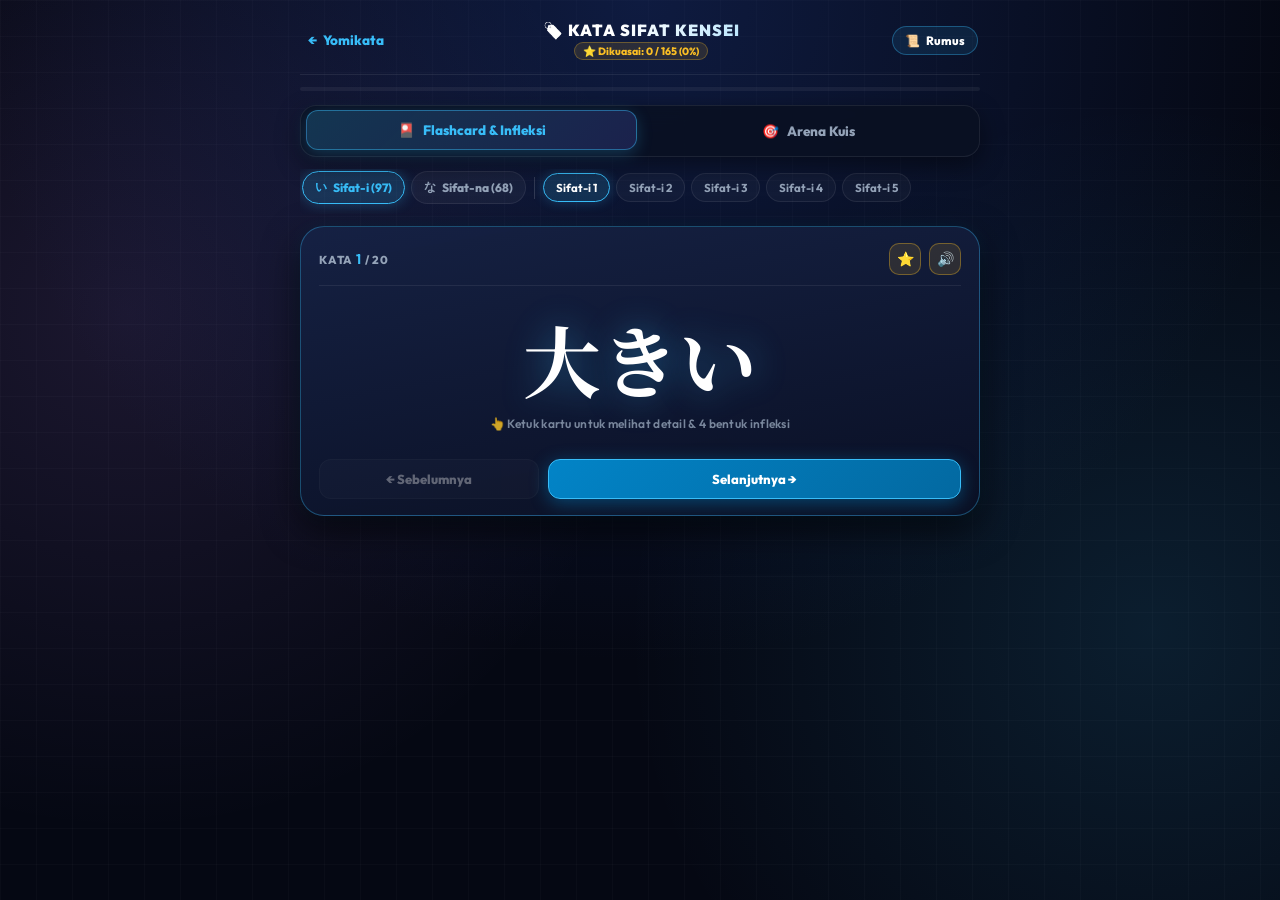
<file: modules/kata-sifat/index.html>
<!DOCTYPE html>
<html lang="id">
<head>
<meta charset="UTF-8">
<meta name="viewport" content="width=device-width, initial-scale=1.0, maximum-scale=1.0, user-scalable=no">
<title>Modul Kata Sifat Kensei (Keiyoushi) - YOMIKATA N5</title>
<link rel="preconnect" href="https://fonts.googleapis.com">
<link rel="preconnect" href="https://fonts.gstatic.com" crossorigin>
<link href="https://fonts.googleapis.com/css2?family=Outfit:wght@400;500;600;700;800;900&family=Noto+Sans+JP:wght@400;500;700;900&family=Noto+Serif+JP:wght@600;700;900&display=swap" rel="stylesheet">
  <link rel="stylesheet" href="style.css">
</head>
</head>
<body>

<div class="container">
  
  <!-- 1. TOP NAVBAR & TELEMETRY -->
  <header class="top-navbar">
    <div class="nav-left">
      <a href="../../index.html" class="btn-back" title="Kembali ke Yomikata Utama">
        <span>←</span>
        <span>Yomikata</span>
      </a>
    </div>
    <div class="nav-title-group">
      <h1 class="nav-title">🏷️ KATA SIFAT KENSEI</h1>
      <span class="nav-master-badge" id="nav-mastered-text">⭐ Dikuasai: 0 / 165</span>
    </div>
    <div class="nav-right">
      <button type="button" class="btn-rumus-toggle" onclick="Modul.openCheatsheet()" title="Panduan Rumus 4 Bentuk Infleksi">
        <span>📜</span>
        <span>Rumus</span>
      </button>
    </div>
  </header>

  <!-- Mastery Progress Fill Bar -->
  <div class="mastery-progress-track">
    <div class="mastery-progress-fill" id="mastery-progress-fill"></div>
  </div>

  <!-- 2. MAIN MODE TABS (2 Clean Focused Tabs) -->
  <nav class="main-nav-tabs">
    <button type="button" class="tab-main-btn active" id="btn-tab-flashcard" onclick="Modul.switchTab('flashcard')">
      <span>🎴</span>
      <span>Flashcard & Infleksi</span>
    </button>
    <button type="button" class="tab-main-btn" id="btn-tab-quiz" onclick="Modul.switchTab('quiz')">
      <span>🎯</span>
      <span>Arena Kuis</span>
    </button>
  </nav>

  <!-- 3. UNIFIED HORIZONTAL FILTER CHIP STREAM (Category + Sesi) -->
  <div class="filter-stream-bar">
    <div class="filter-chip-group">
      <button type="button" class="filter-pill active" id="chip-cat-i" onclick="Modul.switchCategory('sifati')">
        <span>い</span>
        <span>Sifat-i (97)</span>
      </button>
      <button type="button" class="filter-pill" id="chip-cat-na" onclick="Modul.switchCategory('sifatna')">
        <span>な</span>
        <span>Sifat-na (68)</span>
      </button>
    </div>
    <div class="filter-divider"></div>
    <div class="filter-chip-group" id="sesi-chips-wrap">
      <!-- Generated dynamically -->
    </div>
  </div>

  <!-- 4. FLASHCARD STAGE (UNBOXED RPG STAGE) -->
  <div id="sec-flashcard" class="dojo-arena-card fade-in-up">
    <!-- Diisi via renderFC -->
  </div>

  <!-- 5. ARENA KUIS STAGE -->
  <div id="sec-quiz" class="dojo-arena-card hidden fade-in-up">
    <!-- Top Bar inside Quiz (2-Row Bulletproof Zero-Clip Layout) -->
    <div class="quiz-top-bar">
      <!-- Top Row: Mode selector & Drill dropdown -->
      <div class="quiz-bar-top-row">
        <button type="button" class="quiz-badge-target" id="quiz-mode-pill" onclick="Modul.toggleQuizSourceMode()" title="Klik untuk beralih mode kuis">
          <span>⭐</span>
          <span id="quiz-mode-text">0 DIKUASAI</span>
        </button>

        <div class="drill-mode-dropdown-wrap">
          <button type="button" class="btn-drill-dropdown" id="btn-drill-dropdown" onclick="Modul.toggleDrillDropdown(event)">
            <span id="drill-label-icon">🔀</span>
            <span id="drill-label-text">Acak</span>
            <span class="dropdown-caret">▾</span>
          </button>

        <div class="drill-dropdown-menu hidden" id="drill-dropdown-menu" onclick="event.stopPropagation()">
          <div class="dd-header">MODE LATIHAN KUIS</div>
          <div class="dd-item active" data-qtype="mix" onclick="Modul.selectDrillSubtype('mix', '🔀', 'Acak')">
            <div class="dd-icon">🔀</div>
            <div class="dd-text">
              <div class="dd-title">Acak / Campuran</div>
              <div class="dd-desc">Kombinasi infleksi, lawan kata, dan arti</div>
            </div>
          </div>
          <div class="dd-item" data-qtype="inflection" onclick="Modul.selectDrillSubtype('inflection', '🔄', 'Infleksi')">
            <div class="dd-icon">🔄</div>
            <div class="dd-text">
              <div class="dd-title">4 Perubahan Bentuk</div>
              <div class="dd-desc">Latihan rumus sekarang, lampau, & negatif</div>
            </div>
          </div>
          <div class="dd-item" data-qtype="antonym" onclick="Modul.selectDrillSubtype('antonym', '⚖️', 'Lawan Kata')">
            <div class="dd-icon">⚖️</div>
            <div class="dd-text">
              <div class="dd-title">Lawan Kata (Antonym)</div>
              <div class="dd-desc">Tebak pasangan antonim bahasa Jepang</div>
            </div>
          </div>
          <div class="dd-item" data-qtype="meaning" onclick="Modul.selectDrillSubtype('meaning', '🎯', 'Arti & Baca')">
            <div class="dd-icon">🎯</div>
            <div class="dd-text">
              <div class="dd-title">Arti & Cara Baca</div>
              <div class="dd-desc">Tebak hiragana dan makna bahasa Indonesia</div>
            </div>
          </div>
          <div class="dd-item" data-qtype="isian" onclick="Modul.selectDrillSubtype('isian', '✍️', 'Isian')">
            <div class="dd-icon">✍️</div>
            <div class="dd-text">
              <div class="dd-title">Tantangan Isian Bebas</div>
              <div class="dd-desc">Ketik langsung tanpa bantuan pilihan ganda</div>
            </div>
          </div>
        </div>
      </div>
    </div>

    <!-- Bottom Row: Telemetry Progress & Score (Never clipped!) -->
    <div class="quiz-bar-bottom-row">
      <div class="quiz-telemetry-badge">
        <span>🎯</span>
        <span class="quiz-counter-text" id="quiz-progress-pill">SOAL <b>1</b> / 10</span>
      </div>
      <div class="quiz-telemetry-badge score-badge">
        <span>⭐</span>
        <span class="quiz-score-text" id="quiz-score-pill">SKOR <b>0</b></span>
      </div>
    </div>
  </div>

    <!-- Question Stage -->
    <div class="quiz-stage-box" id="quiz-stage-box">
      <div id="quiz-content-wrapper" style="width:100%; display:flex; flex-direction:column; align-items:center;">
        <div class="quiz-q-text" id="quiz-q-text">Memuat soal...</div>
        <div class="quiz-options-grid" id="quiz-options-container"></div>
        <div id="quiz-isian-container" class="hidden" style="width:100%; display:flex; flex-direction:column; align-items:center;">
          <input type="text" id="quiz-isian-input" class="isian-input-box" placeholder="Ketik jawabanmu..." autocomplete="off" onkeypress="if(event.key==='Enter') Modul.checkIsianSubmit()">
          <button type="button" class="btn-isian-submit" id="btn-submit-isian" onclick="Modul.checkIsianSubmit()">Kirim Jawaban</button>
        </div>
      </div>
      <div class="quiz-feedback-bar" id="quiz-feedback-bar"></div>
    </div>
  </div>

</div>

<!-- 7. MODAL CHEATSHEET RUMUS 4 BENTUK INFLEKSI -->
<div id="cheatsheet-modal" class="modal-overlay hidden" onclick="if(event.target === this) Modul.closeCheatsheet()">
  <div class="cheatsheet-card">
    <div class="cs-header">
      <div class="cs-title-group">
        <span class="cs-title-icon">📜</span>
        <span class="cs-title">Rumus 4 Bentuk Kata Sifat</span>
      </div>
      <button type="button" class="btn-cs-close" onclick="Modul.closeCheatsheet()" title="Tutup">✕</button>
    </div>

    <div class="cs-tab-row">
      <button type="button" class="cs-tab-btn active i-tab" id="cs-tab-i" onclick="Modul.switchCheatsheetTab('i')">Sifat-i (い-Keiyoushi)</button>
      <button type="button" class="cs-tab-btn na-tab" id="cs-tab-na" onclick="Modul.switchCheatsheetTab('na')">Sifat-na (な-Keiyoushi)</button>
    </div>

    <div class="cs-body" id="cs-body-content">
      <!-- Diisi secara dinamis -->
    </div>
  </div>
</div>

  <script src="data.js"></script>
  <script src="script.js"></script>
</body>

</html>
</file>
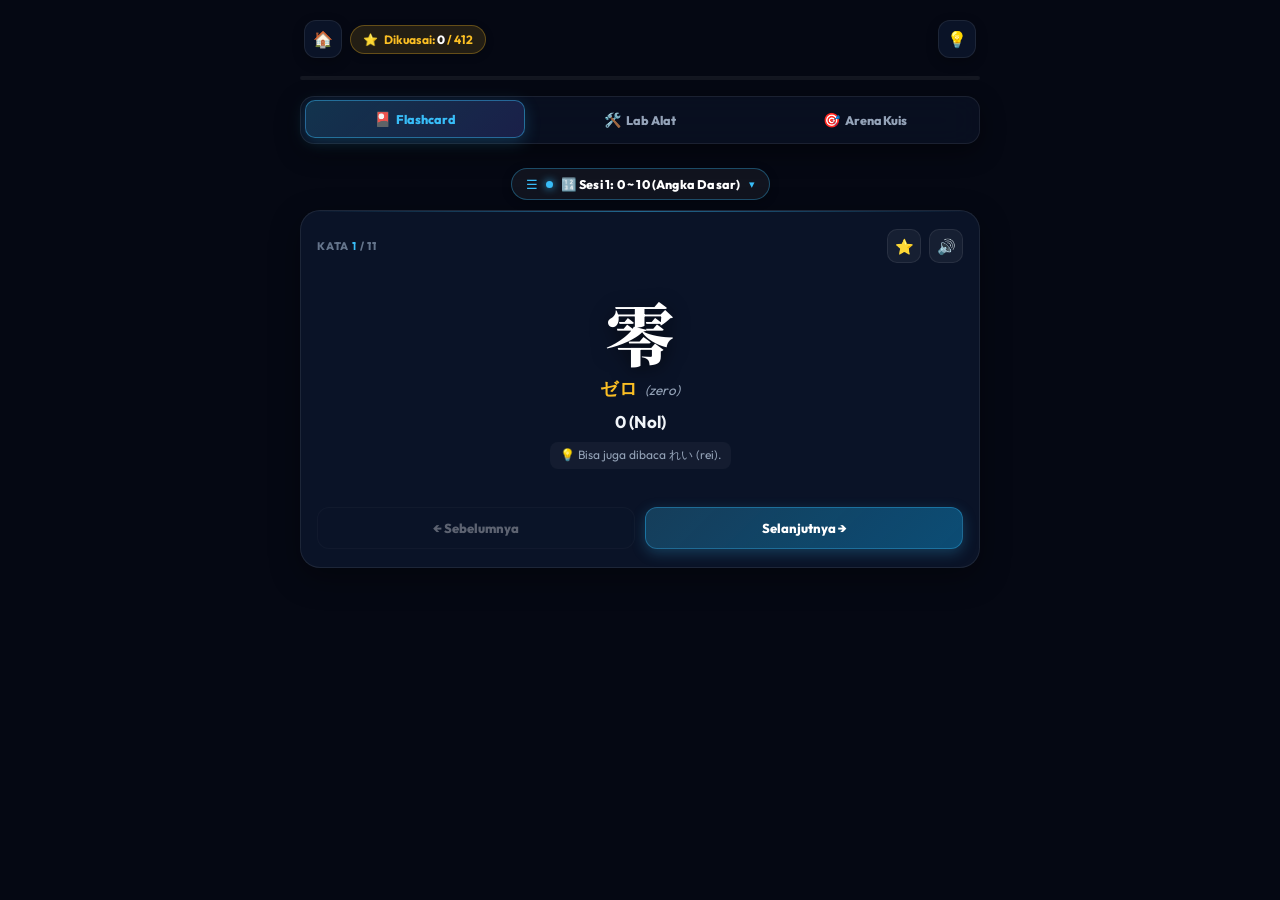
<file: modules/nomor/index.html>
<!DOCTYPE html>
<html lang="id">

<head>
  <meta charset="UTF-8">
  <meta name="viewport" content="width=device-width, initial-scale=1.0, maximum-scale=1.0, user-scalable=no">
  <title>Modul Bilangan, Waktu & Kalender - YOMIKATA N5</title>

  <link rel="preconnect" href="https://fonts.googleapis.com">
  <link rel="preconnect" href="https://fonts.gstatic.com" crossorigin>
  <link
    href="https://fonts.googleapis.com/css2?family=Noto+Sans+JP:wght@700;800;900&family=Noto+Serif+JP:wght@700;800;900&family=Outfit:wght@400;500;600;700;800;900&display=swap"
    rel="stylesheet">

  <link rel="stylesheet" href="style.css">
</head>
</head>

<body>

  <div class="container">
    <!-- TOP HEADER NAVBAR -->
    <div class="top-nav-bar">
      <div class="nav-left-group">
        <a class="btn-nav-icon" href="../../index.html" title="Kembali ke Beranda">🏠</a>
        <div class="mastery-counter-pill" id="nav-mastery-pill">
          <span>⭐</span>
          <span>Dikuasai: <b id="mastery-count-text">0</b> / <span id="mastery-total-text">412</span></span>
        </div>
      </div>
      <div class="nav-right-group">
        <button type="button" class="btn-nav-icon" onclick="Modul.openCheatsheet()" title="Panduan Rumus">💡</button>
      </div>
    </div>

    <!-- REAL-TIME MASTERY PROGRESS TRACK -->
    <div class="mastery-progress-track">
      <div class="mastery-progress-fill" id="mastery-progress-fill"></div>
    </div>

    <!-- MASTER THREE-TAB HEADER (OPSI 2A: ZERO SUB-TABS) -->
    <div class="master-tab-bar">
      <button type="button" class="master-tab-btn active" id="btn-tab-fc" onclick="Modul.switchMainMode('fc')">
        <span class="tab-icon">🎴</span>
        <span class="tab-label">Flashcard</span>
      </button>
      <button type="button" class="master-tab-btn" id="btn-tab-tools" onclick="Modul.switchMainMode('tools')">
        <span class="tab-icon">🛠️</span>
        <span class="tab-label">Lab Alat</span>
      </button>
      <button type="button" class="master-tab-btn" id="btn-tab-quiz" onclick="Modul.switchMainMode('quiz')">
        <span class="tab-icon">🎯</span>
        <span class="tab-label">Arena Kuis</span>
      </button>
    </div>

    <!-- SECTION 1: FLASHCARD KATA (HERO STAGE) -->
    <div id="sec-fc">
      <!-- Clean Single Session Control Bar (Identik Kata Kerja) -->
      <div class="session-nav-bar">
        <button type="button" class="active-session-indicator" id="active-session-indicator" onclick="Modul.toggleSidebar()" title="Klik untuk membuka/menutup daftar sesi materi">
          <span class="asi-menu-icon">☰</span>
          <span class="asi-dot"></span>
          <span class="asi-title" id="active-session-label">🔢 Sesi 1: 0 ~ 10 (Angka Dasar)</span>
          <span class="asi-caret" id="active-session-caret">▾</span>
        </button>
      </div>
        <div class="dojo-arena-card" id="fc-arena-card">
          <div class="fc-header-bar">
            <span class="fc-counter-label">KATA <b id="fc-counter-current">1</b> / <span
                id="fc-counter-total">11</span></span>
            <div class="fc-header-right">
              <button type="button" class="btn-star-mark" id="btn-star-card" onclick="Modul.toggleCurrentMastery()"
                title="Tandai Dikuasai (Kuis)">⭐</button>
              <button type="button" class="btn-star-mark" onclick="Modul.speakCurrent()"
                title="Dengarkan Suara">🔊</button>
            </div>
          </div>

          <div class="fc-stage-box">
            <div class="fc-kanji-big" id="fc-kanji-text" onclick="Modul.speakCurrent()">一</div>
            <div class="fc-word-meta">
              <span class="fc-hira-text" id="fc-hira-text">いち</span>
              <span class="fc-ro-text" id="fc-ro-text">(ichi)</span>
            </div>
            <div class="fc-arti-main" id="fc-arti-text">1 (Satu)</div>
            <div class="fc-alert-box hidden" id="fc-alert-box"></div>
            <div class="fc-note-box hidden" id="fc-note-box"></div>
          </div>

          <!-- Interactive Sentence & Context Shelf (Identik Kata Kerja) -->
          <div class="fc-sentence-shelf hidden" id="fc-sentence-shelf">
            <div class="fss-top">
              <span class="fss-badge">💬 CONTOH PENGGUNAAN</span>
              <button type="button" class="btn-sentence-audio" id="btn-sentence-audio" onclick="Modul.speakCurrentSentence()" title="Dengarkan Contoh Kalimat">🔊</button>
            </div>
            <div class="fss-jp" id="fss-jp-text">...</div>
            <div class="fss-romaji" id="fss-ro-text">...</div>
            <div class="fss-id" id="fss-id-text">...</div>
          </div>

          <div class="dojo-nav-controls">
            <button type="button" class="btn-dn" id="btn-prev-card" onclick="Modul.prevCard()">← Sebelumnya</button>
            <button type="button" class="btn-dn btn-dn-next" id="btn-next-card" onclick="Modul.nextCard()">Selanjutnya
              →</button>
          </div>
        </div>
      </div>

    <!-- SECTION 2: LAB ALAT INTERAKTIF -->
    <div id="sec-tools" class="hidden">
      <!-- 4 Segmented Tool Buttons -->
      <div class="tools-segmented-bar">
        <button type="button" class="tool-seg-btn active" id="tab-tool-clock" onclick="Modul.switchTool('clock')">
          <span>⏰</span>
          <span class="tsb-text-full">Jam & Menit</span>
          <span class="tsb-text-short">Jam</span>
        </button>
        <button type="button" class="tool-seg-btn" id="tab-tool-cal" onclick="Modul.switchTool('cal')">
          <span>📅</span>
          <span class="tsb-text-full">Kalender</span>
          <span class="tsb-text-short">Kalender</span>
        </button>
        <button type="button" class="tool-seg-btn" id="tab-tool-conv" onclick="Modul.switchTool('conv')">
          <span>🔢</span>
          <span class="tsb-text-full">Konverter</span>
          <span class="tsb-text-short">Angka</span>
        </button>
        <button type="button" class="tool-seg-btn" id="tab-tool-josuushi" onclick="Modul.switchTool('josuushi')">
          <span>📦</span>
          <span class="tsb-text-full">Satuan Hitung</span>
          <span class="tsb-text-short">Satuan</span>
        </button>
      </div>

          <!-- TOOL 1: CLOCK BUILDER -->
          <div id="tool-clock-content">
            <div class="clock-widget-container">
              <div class="clock-display-card">
                <div class="clock-kanji-output" id="clock-kanji-out">午前七時三十分</div>
                <div class="clock-hira-output" id="clock-hira-out">ごぜん しちじ さんじゅっぷん (はん)</div>
                <div class="clock-ro-output" id="clock-ro-out">gozen shichiji sanjuppun (shichijihan)</div>
                <div class="clock-alert-output hidden" id="clock-alert-out"></div>
                <button type="button" class="btn-nav-icon" style="margin: 6px auto 0 auto;"
                  onclick="Modul.speakClockCurrent()" title="Dengarkan Suara Jam">🔊</button>
              </div>

              <div class="clock-controls-box">
                <div class="time-slider-row">
                  <span class="time-slider-label">AM / PM</span>
                  <div style="display: flex; gap: 6px;">
                    <button type="button" class="cqp-btn active" id="btn-ampm-am" onclick="Modul.setClockAMPM('AM')">午前
                      (AM)</button>
                    <button type="button" class="cqp-btn" id="btn-ampm-pm" onclick="Modul.setClockAMPM('PM')">午後
                      (PM)</button>
                  </div>
                </div>
                <div class="time-slider-row">
                  <span class="time-slider-label">Jam (時)</span>
                  <input type="range" class="time-slider-input" id="clock-slider-hour" min="1" max="12" value="7"
                    oninput="Modul.onClockHourChange(this.value)">
                  <span class="time-slider-val" id="clock-val-hour">7:00</span>
                </div>
                <div class="time-slider-row">
                  <span class="time-slider-label">Menit (分)</span>
                  <input type="range" class="time-slider-input" id="clock-slider-min" min="0" max="59" value="30"
                    oninput="Modul.onClockMinChange(this.value)">
                  <span class="time-slider-val" id="clock-val-min">30</span>
                </div>
                <div class="clock-quick-pills">
                  <button type="button" class="cqp-btn" onclick="Modul.setClockQuick(4, 0)">04:00 (Jebakan よじ)</button>
                  <button type="button" class="cqp-btn" onclick="Modul.setClockQuick(7, 0)">07:00 (しちじ)</button>
                  <button type="button" class="cqp-btn" onclick="Modul.setClockQuick(9, 0)">09:00 (くじ)</button>
                  <button type="button" class="cqp-btn" onclick="Modul.setClockQuick(12, 30)">12:30 (半 Han)</button>
                </div>
              </div>
            </div>
          </div>

          <!-- TOOL 2: CALENDAR MATRIX 1-31 -->
          <div id="tool-cal-content" class="hidden">
            <div style="font-size:12px; color:var(--text-sub); margin-bottom:6px; text-align:center;">
              Ketuk tanggal untuk melihat kanji, furigana & peringatan Kun'yomi:
            </div>
            <div class="calendar-matrix-grid" id="calendar-matrix-grid">
              <!-- Populated via JS -->
            </div>
            <div class="cal-inspector-card" id="cal-inspector-card">
              <div style="font-size:11px; color:var(--gold); font-weight:800;" id="cal-ins-badge">TANGGAL 1</div>
              <div style="font-family:'Noto Serif JP',serif; font-size:32px; font-weight:900; color:#fff;"
                id="cal-ins-kanji">一日</div>
              <div style="font-size:16px; font-weight:800; color:var(--primary);" id="cal-ins-hira">ついたち (tsuitachi)
              </div>
              <div style="font-size:12px; color:var(--text-sub);" id="cal-ins-note">Sistem Jepang Asli (Kun'yomi)</div>
              <button type="button" class="btn-nav-icon" style="margin: 4px auto 0 auto;"
                onclick="Modul.speakCalCurrent()" title="Dengarkan Tanggal">🔊</button>
            </div>
          </div>

          <!-- TOOL 3: NUMBER CONVERTER -->
          <div id="tool-conv-content" class="hidden">
            <div class="converter-container">
              <div style="font-size:12px; color:var(--text-sub); text-align:center;">
                Ketik angka berapa saja (0 - 999.999.999) untuk membedah kanjinya:
              </div>
              <div class="converter-input-wrap">
                <input type="number" class="conv-input" id="conv-input-field" placeholder="Ketik angka (misal: 14500)"
                  value="14500" oninput="Modul.onConvertNumber(this.value)">
              </div>
              <div class="conv-result-card">
                <div style="font-size:11px; color:var(--gold); font-weight:800;">HASIL KANJI JEPANG:</div>
                <div
                  style="font-family:'Noto Serif JP',serif; font-size:clamp(26px, 6vw, 36px); font-weight:900; color:#fff;"
                  id="conv-res-kanji">一万四千五百</div>
                <div style="font-size:16px; font-weight:800; color:var(--primary);" id="conv-res-hira">いちまん よんせん ごひゃく
                </div>
                <div style="font-size:12.5px; color:var(--text-sub); font-style:italic;" id="conv-res-ro">ichiman yonsen
                  gohyaku</div>
                <button type="button" class="btn-nav-icon" style="margin: 4px auto 0 auto;"
                  onclick="Modul.speakConvCurrent()" title="Dengarkan Angka">🔊</button>
              </div>
            </div>
          </div>

          <!-- TOOL 4: JOSUUSHI CALCULATOR (SATUAN HITUNG) -->
          <div id="tool-josuushi-content" class="hidden">
            <div class="josuushi-container">
              <div class="josuushi-stage-card">

                <!-- 1. KATEGORI SATUAN (ADAPTIF: DROPDOWN LEGA DI MOBILE, CHIPS DI DESKTOP) -->
                <div>
                  <!-- BARIS 1: JUDUL & TANYA BADGE (LEGA & TIDAK SESAK) -->
                  <div class="jos-header-row">
                    <span style="font-size:11px; font-weight:800; color:var(--text-sub); text-transform:uppercase; letter-spacing:0.5px;">Pilih Satuan Hitung:</span>
                    <span class="jos-q-badge" id="jos-q-badge">Tanya: いくつ？</span>
                    <span id="jos-q-badge-dt" style="display:none;"></span>
                  </div>

                  <!-- BARIS 2A (MOBILE): DROPDOWN PENUH & PANAH (LEBAR LEGA, BEBAS TERPOTONG) -->
                  <div class="jos-mobile-picker">
                    <button type="button" class="jos-nav-arrow" onclick="Modul.stepJosuushiUnit(-1)" title="Satuan Sebelumnya">‹</button>
                    <div class="jos-select-shell">
                      <select id="jos-mobile-unit-select" class="jos-select-input" onchange="Modul.selectJosuushiUnit(this.value)">
                        <option value="tsu" selected>Barang (〜つ)</option>
                        <option value="nin">Orang (〜人)</option>
                        <option value="sai">Umur (〜歳)</option>
                        <option value="hiki">Hewan (〜匹)</option>
                        <option value="hon">Benda Panjang (〜本)</option>
                        <option value="soku">Alas Kaki (〜足)</option>
                        <option value="mai">Lembar (〜枚)</option>
                        <option value="dai">Mesin (〜台)</option>
                        <option value="wa">Unggas (〜羽)</option>
                        <option value="ban">Urutan (〜番)</option>
                      </select>
                      <span class="jos-select-caret">▾</span>
                    </div>
                    <button type="button" class="jos-nav-arrow" onclick="Modul.stepJosuushiUnit(1)" title="Satuan Selanjutnya">›</button>
                  </div>

                  <!-- BARIS 2B (DESKTOP): DERETAN CHIPS LENGKAP -->
                  <div class="jos-desktop-chips">
                    <div class="jos-chips-wrap">
                      <button type="button" class="jos-unit-chip active" data-unit="tsu" onclick="Modul.selectJosuushiUnit('tsu')">Barang (〜つ)</button>
                      <button type="button" class="jos-unit-chip" data-unit="nin" onclick="Modul.selectJosuushiUnit('nin')">Orang (〜人)</button>
                      <button type="button" class="jos-unit-chip" data-unit="sai" onclick="Modul.selectJosuushiUnit('sai')">Umur (〜歳)</button>
                      <button type="button" class="jos-unit-chip" data-unit="hiki" onclick="Modul.selectJosuushiUnit('hiki')">Hewan (〜匹)</button>
                      <button type="button" class="jos-unit-chip" data-unit="hon" onclick="Modul.selectJosuushiUnit('hon')">Benda Panjang (〜本)</button>
                      <button type="button" class="jos-unit-chip" data-unit="soku" onclick="Modul.selectJosuushiUnit('soku')">Alas Kaki (〜足)</button>
                      <button type="button" class="jos-unit-chip" data-unit="mai" onclick="Modul.selectJosuushiUnit('mai')">Lembar (〜枚)</button>
                      <button type="button" class="jos-unit-chip" data-unit="dai" onclick="Modul.selectJosuushiUnit('dai')">Mesin (〜台)</button>
                      <button type="button" class="jos-unit-chip" data-unit="wa" onclick="Modul.selectJosuushiUnit('wa')">Unggas (〜羽)</button>
                      <button type="button" class="jos-unit-chip" data-unit="ban" onclick="Modul.selectJosuushiUnit('ban')">Urutan (〜番)</button>
                    </div>
                  </div>
                </div>

                <!-- 2. HASIL UTAMA (KANJI BESAR, HIRAGANA, ROMAJI) -->
                <div class="jos-display-hero">
                  <div class="jos-kanji-big" id="jos-kanji-out">一つ</div>
                  <div class="jos-hira-mid" id="jos-hira-out">ひとつ</div>
                  <div class="jos-ro-small" id="jos-ro-out">(hitotsu)</div>
                  <div class="jos-anomaly-badge hidden" id="jos-anomaly-badge"></div>
                </div>

                <!-- 3. SLIDER & STEPPER -->
                <div class="jos-stepper-box">
                  <div class="jos-stepper-top">
                    <span style="color:var(--text-sub);">Jumlah / Angka:</span>
                    <div class="jos-step-ctrls">
                      <button type="button" class="jos-btn-step" onclick="Modul.stepJosuushiCount(-1)">−</button>
                      <span style="font-size:16px; font-weight:900; color:var(--primary); min-width:32px; text-align:center;" id="jos-count-val">1</span>
                      <button type="button" class="jos-btn-step" onclick="Modul.stepJosuushiCount(1)">+</button>
                    </div>
                  </div>
                  <input type="range" class="jos-slider-track" id="jos-slider-count" min="1" max="25" value="1" oninput="Modul.setJosuushiCount(this.value)">
                  <!-- Preset Buttons -->
                  <div class="jos-presets-scroll" id="jos-preset-box">
                    <!-- Populated via JS -->
                  </div>
                </div>

                <!-- 4. CONTOH PENGGUNAAN (3 BARIS + TOMBOL SUARA DI KANAN ATAS) -->
                <div class="jos-example-shelf">
                  <div style="display:flex; align-items:center; justify-content:space-between; margin-bottom:4px;">
                    <span style="font-size:11px; font-weight:800; color:var(--primary); letter-spacing:0.5px; display:flex; align-items:center; gap:6px;">
                      <span>💬</span>
                      <span>CONTOH PENGGUNAAN</span>
                    </span>
                    <button type="button" class="jos-sound-icon-btn" onclick="Modul.speakJosuushiCurrent()" title="Dengarkan Contoh Percakapan">🔊</button>
                  </div>
                  <div style="font-size:13.5px; font-weight:800; color:#fff; line-height:1.5;" id="jos-ex-kanji">リンゴを一つください。</div>
                  <div style="font-size:12px; color:rgba(56, 189, 248, 0.85); font-style:italic; line-height:1.4;" id="jos-ex-ro">(Ringo o hitotsu kudasai.)</div>
                  <div style="font-size:12px; color:var(--text-sub); line-height:1.4;" id="jos-ex-id">Tolong beri saya satu buah apel.</div>
                </div>

              </div>
            </div>
          </div>
        </div>

    <!-- SECTION 3: ARENA KUIS -->
    <div id="sec-quiz" class="hidden">
      <div class="dojo-arena-card">
        <div class="quiz-top-bar">
          <div class="quiz-bar-top-row">
            <button type="button" class="btn-quiz-config" id="btn-quiz-config" onclick="Modul.openQuizConfigModal()">
              <span id="quiz-config-icon">🔥</span>
              <span id="quiz-config-label">Target: Semua</span>
              <span>▾</span>
            </button>
            <div class="drill-mode-dropdown-wrap">
              <button type="button" class="btn-drill-dropdown" id="btn-drill-dropdown"
                onclick="Modul.toggleDrillDropdown(event)">
                <span id="drill-label-icon">🔀</span>
                <span id="drill-label-text">Acak</span>
                <span>▾</span>
              </button>
              <div class="drill-dropdown-menu hidden" id="drill-dropdown-menu" onclick="event.stopPropagation()">
                <div class="dd-item active" data-qtype="mix"
                  onclick="Modul.selectDrillSubtype('mix', '🔀', 'Acak Campuran')">🔀 Acak Campuran</div>
                <div class="dd-item" data-qtype="kanji"
                  onclick="Modul.selectDrillSubtype('kanji', '🈶', 'Tebak Kanji/Bacaan')">🈶 Tebak Kanji / Bacaan</div>
                <div class="dd-item" data-qtype="meaning"
                  onclick="Modul.selectDrillSubtype('meaning', '📖', 'Tebak Arti Indonesia')">📖 Tebak Arti Indonesia
                </div>
                <div class="dd-item" data-qtype="time"
                  onclick="Modul.selectDrillSubtype('time', '⏰', 'Tebak Waktu/Tanggal')">⏰ Tebak Jam & Tanggal</div>
                <div class="dd-item" data-qtype="isian"
                  onclick="Modul.selectDrillSubtype('isian', '✍️', 'Isian Hiragana')">✍️ Isian Hiragana</div>
              </div>
            </div>
          </div>

          <div class="quiz-bar-bottom-row">
            <span class="quiz-progress-text" id="quiz-progress-pill">SOAL <b>1</b> / 10</span>
            <span class="quiz-score-badge" id="quiz-score-pill">SKOR 0</span>
          </div>
        </div>

        <div class="quiz-stage-box">
          <span class="quiz-badge-kind" id="quiz-badge-kind">TEBAK KANJI</span>
          <div class="quiz-q-main" id="quiz-q-text">Pertanyaan Kuis</div>
        </div>

        <div class="quiz-options-grid" id="quiz-options-container">
          <!-- Multiple choice options populated via JS -->
        </div>

        <div class="quiz-isian-box hidden" id="quiz-isian-container">
          <div class="isian-input-wrap">
            <input type="text" class="isian-input" id="quiz-isian-input" placeholder="Ketik jawaban..."
              onkeydown="if(event.key==='Enter') Modul.submitIsianAnswer()">
            <button type="button" class="btn-isian-submit" onclick="Modul.submitIsianAnswer()">CEK</button>
          </div>
        </div>

        <div class="quiz-feedback-banner hidden" id="quiz-feedback-bar"></div>
      </div>
    </div>
  </div>

  <!-- MODAL PENGATURAN TARGET & SUMBER KUIS -->
  <div id="quiz-config-modal" class="modal-overlay hidden"
    onclick="if(event.target === this) Modul.closeQuizConfigModal()">
    <div class="qc-card">
      <div class="qc-header">
        <span class="qc-title">⚙️ Pengaturan Latihan Kuis</span>
        <button type="button" class="btn-cs-close" onclick="Modul.closeQuizConfigModal()">✕</button>
      </div>
      <div class="qc-body">
        <div>
          <div class="qc-group-label"><span>🎯</span> Target Jumlah Butir Soal</div>
          <div class="qc-opt-row active" id="qc-target-all" onclick="Modul.selectQuizTargetMode('all')">
            <div class="qc-opt-left">
              <div class="qc-radio-dot"></div>
              <div>
                <div class="qc-opt-title">🔥 Semua Kata Bolak-Balik</div>
                <div style="font-size:11px; color:var(--text-sub);">Uji seluruh kosakata dari dua arah</div>
              </div>
            </div>
            <span class="qc-opt-badge" id="qc-count-badge-all">0 Soal</span>
          </div>
          <div class="qc-opt-row" id="qc-target-10" onclick="Modul.selectQuizTargetMode('10')">
            <div class="qc-opt-left">
              <div class="qc-radio-dot"></div>
              <div>
                <div class="qc-opt-title">⚡ 10 Soal (Latihan Kilat)</div>
                <div style="font-size:11px; color:var(--text-sub);">Review harian cepat 1-2 menit</div>
              </div>
            </div>
            <span class="qc-opt-badge">10 Soal</span>
          </div>
          <div class="qc-opt-row" id="qc-target-25" onclick="Modul.selectQuizTargetMode('25')">
            <div class="qc-opt-left">
              <div class="qc-radio-dot"></div>
              <div>
                <div class="qc-opt-title">🏃 25 Soal (Maraton)</div>
                <div style="font-size:11px; color:var(--text-sub);">Latihan mendalam menguji daya ingat</div>
              </div>
            </div>
            <span class="qc-opt-badge">25 Soal</span>
          </div>
          <div class="qc-opt-row" id="qc-target-custom" onclick="Modul.selectQuizTargetMode('custom')">
            <div class="qc-opt-left">
              <div class="qc-radio-dot"></div>
              <div>
                <div class="qc-opt-title">✏️ Kustomisasi Jumlah</div>
                <div style="font-size:11px; color:var(--text-sub);">Tentukan sendiri jumlah butir soal</div>
              </div>
            </div>
            <span class="qc-opt-badge" id="qc-count-badge-custom">20 Soal</span>
          </div>
          <div class="hidden" id="qc-custom-input-box" style="margin-top: 6px; text-align:right;">
            <input type="number" class="qc-custom-input" id="qc-custom-count-input" value="20" min="5" max="250"
              oninput="Modul.onCustomCountInput(this.value)">
          </div>
        </div>

        <div>
          <div class="qc-group-label"><span>📚</span> Sumber Kosakata Soal</div>
          <div class="qc-opt-row active" id="qc-src-mastered" onclick="Modul.selectQuizSourceMode('mastered')">
            <div class="qc-opt-left">
              <div class="qc-radio-dot"></div>
              <div>
                <div class="qc-opt-title">⭐ Hanya Kata yang Dikuasai</div>
                <div style="font-size:11px; color:var(--text-sub);">Menguji kata-kata berbintang di sesi ini</div>
              </div>
            </div>
            <span class="qc-opt-badge" id="qc-src-badge-mastered">0 Kata</span>
          </div>
          <div class="qc-opt-row" id="qc-src-session" onclick="Modul.selectQuizSourceMode('session')">
            <div class="qc-opt-left">
              <div class="qc-radio-dot"></div>
              <div>
                <div class="qc-opt-title">📚 Seluruh Kata Sesi Ini</div>
                <div style="font-size:11px; color:var(--text-sub);">Menguji seluruh kata pada sesi aktif</div>
              </div>
            </div>
            <span class="qc-opt-badge" id="qc-src-badge-session">0 Kata</span>
          </div>
        </div>
      </div>
      <div style="padding: 0 18px 16px 18px;">
        <button type="button" class="btn-qc-apply" onclick="Modul.applyQuizConfig()">🚀 Terapkan & Mulai Kuis</button>
      </div>
    </div>
  </div>

  <!-- MODAL CHEATSHEET / TIPS RUMUS -->
  <div id="cheatsheet-modal" class="modal-overlay hidden" onclick="if(event.target === this) Modul.closeCheatsheet()">
    <div class="cheatsheet-card">
      <div class="cs-header">
        <span class="cs-title">💡 Panduan Rumus & Anomali</span>
        <button type="button" class="btn-cs-close" onclick="Modul.closeCheatsheet()">✕</button>
      </div>
      <div class="cs-tab-row">
        <button type="button" class="cs-tab-btn active" id="cstab-angka" onclick="Modul.switchCSTab('angka')">🔢 Bilangan</button>
        <button type="button" class="cs-tab-btn" id="cstab-hitung" onclick="Modul.switchCSTab('hitung')">📦 Satuan Hitung</button>
        <button type="button" class="cs-tab-btn" id="cstab-waktu" onclick="Modul.switchCSTab('waktu')">⏰ Jam & Menit</button>
        <button type="button" class="cs-tab-btn" id="cstab-kalender" onclick="Modul.switchCSTab('kalender')">📅 Tanggal</button>
        <button type="button" class="cs-tab-btn" id="cstab-relatif" onclick="Modul.switchCSTab('relatif')">⏳ Waktu Relatif</button>
      </div>
      <div class="cs-body" id="cs-body-content">
        <!-- Populated via JS -->
      </div>
    </div>
  </div>

  <!-- SIDEBAR DRAWER (DAFTAR SESI & MATERI) -->
  <div class="sidebar-overlay" id="sidebar-overlay" onclick="Modul.closeSidebar()"></div>
  <div class="sidebar-drawer" id="sidebar-drawer">
    <div class="sd-header">
      <div class="sd-title-wrap">
        <span class="sd-icon">📚</span>
        <div>
          <div class="sd-title">Daftar Sesi & Materi</div>
          <div class="sd-subtitle" id="sd-total-subtitle">412 Kosakata Bilangan, Satuan & Waktu</div>
        </div>
      </div>
      <button type="button" class="btn-sd-close" onclick="Modul.closeSidebar()" title="Tutup">✕</button>
    </div>

    <div class="sd-body" id="sd-body-content">
      <!-- Generated dynamically via renderSidebarContent -->
    </div>
  </div>

  <script src="data.js"></script>
  <script src="script.js"></script>
</body>

</html>
</file>
<file: modules/kana/style.css>
/* ==========================================================================
   YOMIKATA: PENGUASAAN HURUF KANA (METODE IQRA' KANA)
   Desain Edisi Masterclass Obsidian Dojo: Mewah, Berirama, & Nyaman Digunakan
   ========================================================================== */

:root {
  --bg-base: #030712;
  --bg-surface: rgba(11, 18, 38, 0.88);
  --bg-surface-elevated: rgba(16, 27, 56, 0.94);
  --bg-card: rgba(14, 23, 49, 0.9);
  --bg-card-hover: rgba(22, 36, 74, 0.98);

  --border-glass: rgba(56, 189, 248, 0.16);
  --border-glass-subtle: rgba(255, 255, 255, 0.08);
  --border-accent: rgba(56, 189, 248, 0.45);
  --border-gold: rgba(251, 191, 36, 0.45);

  /* Dual Accent: Cyan for Hiragana, Imperial Gold for Katakana */
  --hira-color: #38bdf8;
  --hira-glow: rgba(56, 189, 248, 0.45);
  --hira-deep: #0284c7;

  --kata-color: #fbbf24;
  --kata-glow: rgba(251, 191, 36, 0.45);
  --kata-deep: #d97706;

  --text-main: #f8fafc;
  --text-sub: #94a3b8;
  --text-dim: #64748b;
  --success: #22c55e;
  --success-glow: rgba(34, 197, 94, 0.45);
  --danger: #ef4444;
  --danger-glow: rgba(239, 68, 68, 0.4);

  --font-jp-serif: 'Noto Serif JP', serif;
  --font-jp-sans: 'Noto Sans JP', sans-serif;
  --font-ui: 'Outfit', -apple-system, BlinkMacSystemFont, 'Segoe UI', Roboto, sans-serif;
}

/* ==========================================================================
   RESET & DASAR HALAMAN
   ========================================================================== */
* {
  box-sizing: border-box;
  margin: 0;
  padding: 0;
  -webkit-tap-highlight-color: transparent;
}

::selection {
  background: var(--hira-deep);
  color: #fff;
}

body {
  background-color: var(--bg-base);
  color: var(--text-main);
  font-family: var(--font-ui);
  min-height: 100vh;
  padding: 12px 14px 60px 14px;
  overflow-x: hidden;
  position: relative;
  background-image: 
    radial-gradient(circle at 10% 5%, rgba(56, 189, 248, 0.12) 0%, transparent 42%),
    radial-gradient(circle at 90% 95%, rgba(251, 191, 36, 0.09) 0%, transparent 45%),
    radial-gradient(circle at 50% 50%, rgba(236, 72, 153, 0.04) 0%, transparent 60%);
  background-attachment: fixed;
}

/* Latar Belakang Tekstur Geometris Tradisional Jepang (Asanoha Pattern) */
body::before {
  content: "";
  position: fixed;
  inset: 0;
  background-image: url("data:image/svg+xml,%3Csvg width='40' height='40' viewBox='0 0 40 40' xmlns='http://www.w3.org/2000/svg'%3E%3Cpath d='M20 0l20 20-20 20L0 20zM0 0l40 40M40 0L0 40' fill='none' stroke='%2338bdf8' stroke-width='0.5' stroke-opacity='0.035'/%3E%3C/svg%3E");
  pointer-events: none;
  z-index: 0;
}

/* Watermark Kaligrafi Jepang di Latar */
.bg-kanji-watermark {
  position: fixed;
  font-family: var(--font-jp-serif);
  font-size: clamp(140px, 22vw, 260px);
  font-weight: 900;
  color: rgba(255, 255, 255, 0.016);
  pointer-events: none;
  user-select: none;
  z-index: 0;
  line-height: 1;
}

.bg-kanji-watermark.left {
  top: 15%;
  left: -20px;
}

.bg-kanji-watermark.right {
  bottom: 10%;
  right: -20px;
}

.kana-container {
  max-width: 860px;
  margin: 0 auto;
  display: flex;
  flex-direction: column;
  gap: 14px;
  position: relative;
  z-index: 1;
}

/* ==========================================================================
   1. TOP NAVBAR MASTERCLASS (DENGAN PROGRESS TRACK & SPEED CONTROL)
   ========================================================================== */
.top-nav-bar {
  display: flex;
  align-items: center;
  justify-content: space-between;
  padding: 10px 14px;
  background: var(--bg-surface);
  border: 1px solid var(--border-glass);
  border-radius: 18px;
  backdrop-filter: blur(16px);
  -webkit-backdrop-filter: blur(16px);
  box-shadow: 0 8px 30px rgba(0, 0, 0, 0.45), inset 0 1px 0 rgba(255, 255, 255, 0.1);
  position: relative;
  overflow: hidden;
}

/* Progress Bar Hairline di Dasar Navbar */
.nav-progress-track {
  position: absolute;
  bottom: 0;
  left: 0;
  right: 0;
  height: 2px;
  background: rgba(255, 255, 255, 0.06);
}

.nav-progress-fill {
  height: 100%;
  background: linear-gradient(90deg, var(--hira-color) 0%, var(--kata-color) 100%);
  box-shadow: 0 0 10px var(--hira-glow);
  transition: width 0.4s ease;
}

.nav-left-group {
  display: flex;
  align-items: center;
  gap: 12px;
}

.btn-nav-icon {
  width: 40px;
  height: 40px;
  display: flex;
  align-items: center;
  justify-content: center;
  background: rgba(255, 255, 255, 0.05);
  border: 1px solid var(--border-glass);
  border-radius: 12px;
  color: #fff;
  font-size: 18px;
  text-decoration: none;
  cursor: pointer;
  transition: all 0.2s cubic-bezier(0.4, 0, 0.2, 1);
}

.btn-nav-icon:hover {
  background: rgba(56, 189, 248, 0.18);
  border-color: var(--hira-color);
  box-shadow: 0 0 14px var(--hira-glow);
  transform: translateY(-2px);
}

.btn-nav-icon:active {
  transform: scale(0.94);
}

.nav-title-box {
  display: flex;
  flex-direction: column;
  gap: 2px;
}

.nav-title-main {
  font-size: 15px;
  font-weight: 800;
  color: #fff;
  display: flex;
  align-items: center;
  gap: 8px;
  letter-spacing: -0.2px;
}

.nav-stage-badge {
  font-size: 10px;
  font-weight: 900;
  background: rgba(56, 189, 248, 0.15);
  color: var(--hira-color);
  padding: 2px 7px;
  border-radius: 6px;
  border: 1px solid rgba(56, 189, 248, 0.35);
  box-shadow: 0 0 8px rgba(56, 189, 248, 0.2);
  letter-spacing: 0.5px;
}

.nav-title-sub {
  font-size: 11px;
  font-weight: 700;
  color: var(--hira-color);
  letter-spacing: 0.8px;
  display: flex;
  align-items: center;
  gap: 4px;
}

.nav-right-group {
  display: flex;
  align-items: center;
  gap: 8px;
}

/* Tombol Pengatur Kecepatan Suara */
.btn-speed-toggle {
  background: rgba(255, 255, 255, 0.05);
  border: 1px solid var(--border-glass);
  color: var(--text-sub);
  padding: 5px 10px;
  border-radius: 10px;
  font-size: 11px;
  font-weight: 800;
  cursor: pointer;
  display: flex;
  align-items: center;
  gap: 5px;
  transition: all 0.2s ease;
  user-select: none;
}

.btn-speed-toggle:hover {
  background: rgba(56, 189, 248, 0.15);
  border-color: var(--hira-color);
  color: #fff;
}

.progress-pill {
  background: rgba(34, 197, 94, 0.12);
  border: 1px solid rgba(34, 197, 94, 0.35);
  color: var(--success);
  font-size: 11px;
  font-weight: 800;
  padding: 5px 10px;
  border-radius: 10px;
  display: flex;
  align-items: center;
  gap: 5px;
  box-shadow: 0 0 10px rgba(34, 197, 94, 0.15);
}

/* ==========================================================================
   2. CUSTOM PAGE STEPPER & NON-BROWSER DROPDOWN
   ========================================================================== */
.page-nav-bar {
  display: flex;
  align-items: center;
  justify-content: space-between;
  gap: 8px;
  background: var(--bg-surface);
  border: 1px solid var(--border-glass);
  border-radius: 16px;
  padding: 7px 10px;
  backdrop-filter: blur(12px);
  -webkit-backdrop-filter: blur(12px);
  box-shadow: 0 6px 20px rgba(0, 0, 0, 0.35);
}

.btn-page-step {
  background: rgba(255, 255, 255, 0.05);
  border: 1px solid var(--border-glass);
  color: #fff;
  padding: 9px 14px;
  border-radius: 11px;
  font-size: 12.5px;
  font-weight: 800;
  cursor: pointer;
  display: flex;
  align-items: center;
  gap: 6px;
  transition: all 0.2s cubic-bezier(0.4, 0, 0.2, 1);
  touch-action: manipulation;
  flex-shrink: 0;
}

.btn-page-step:hover:not(:disabled) {
  background: rgba(56, 189, 248, 0.18);
  border-color: var(--hira-color);
  box-shadow: 0 0 14px var(--hira-glow);
  transform: translateY(-1px);
}

.btn-page-step:active:not(:disabled) {
  transform: scale(0.96);
}

.btn-page-step:disabled {
  opacity: 0.25;
  cursor: not-allowed;
  border-color: transparent;
}

/* Custom Dropdown Trigger */
.custom-select-trigger {
  flex: 1;
  background: linear-gradient(135deg, rgba(14, 24, 52, 0.95) 0%, rgba(8, 14, 32, 0.98) 100%);
  border: 1.5px solid var(--border-accent);
  color: var(--kata-color);
  padding: 9px 14px;
  border-radius: 12px;
  display: flex;
  align-items: center;
  justify-content: space-between;
  gap: 8px;
  cursor: pointer;
  font-size: 13px;
  font-weight: 800;
  transition: all 0.2s ease;
  user-select: none;
  min-width: 0;
  box-shadow: inset 0 1px 0 rgba(255, 255, 255, 0.1);
}

.custom-select-trigger:hover {
  background: rgba(18, 32, 68, 0.98);
  border-color: var(--kata-color);
  box-shadow: 0 0 16px rgba(251, 191, 36, 0.25);
  transform: translateY(-1px);
}

.trigger-label {
  white-space: nowrap;
  overflow: hidden;
  text-overflow: ellipsis;
  display: flex;
  align-items: center;
  gap: 6px;
}

.trigger-caret {
  font-size: 12px;
  color: var(--kata-color);
  transition: transform 0.2s ease;
}

/* Custom Popover Modal Overlay */
.custom-dropdown-overlay {
  position: fixed;
  inset: 0;
  background: rgba(3, 7, 18, 0.78);
  backdrop-filter: blur(10px);
  -webkit-backdrop-filter: blur(10px);
  z-index: 999;
  display: flex;
  align-items: center;
  justify-content: center;
  padding: 16px;
  opacity: 1;
  transition: opacity 0.2s ease;
}

.custom-dropdown-overlay.hidden {
  display: none;
  opacity: 0;
}

.custom-dropdown-menu {
  background: linear-gradient(170deg, #0e1a38 0%, #060c1c 100%);
  border: 1.5px solid var(--border-accent);
  box-shadow: 0 20px 50px rgba(0, 0, 0, 0.85), 0 0 30px rgba(56, 189, 248, 0.25);
  border-radius: 20px;
  width: 100%;
  max-width: 460px;
  max-height: 82vh;
  display: flex;
  flex-direction: column;
  overflow: hidden;
  animation: popoverSlideUp 0.25s cubic-bezier(0.16, 1, 0.3, 1);
}

@keyframes popoverSlideUp {
  from {
    opacity: 0;
    transform: scale(0.95) translateY(12px);
  }
  to {
    opacity: 1;
    transform: scale(1) translateY(0);
  }
}

.dropdown-header-bar {
  padding: 14px 18px;
  background: rgba(255, 255, 255, 0.04);
  border-bottom: 1px solid var(--border-glass);
  display: flex;
  align-items: center;
  justify-content: space-between;
}

.dropdown-title {
  font-size: 13.5px;
  font-weight: 800;
  color: #fff;
  letter-spacing: 0.6px;
  text-transform: uppercase;
  display: flex;
  align-items: center;
  gap: 8px;
}

.dropdown-close-btn {
  background: rgba(255, 255, 255, 0.07);
  border: 1px solid var(--border-glass-subtle);
  color: #fff;
  width: 28px;
  height: 28px;
  border-radius: 50%;
  cursor: pointer;
  font-size: 13px;
  display: flex;
  align-items: center;
  justify-content: center;
  transition: all 0.15s ease;
}

.dropdown-close-btn:hover {
  background: rgba(239, 68, 68, 0.25);
  border-color: var(--danger);
  transform: rotate(90deg);
}

.dropdown-scroll-body {
  padding: 12px;
  overflow-y: auto;
  display: flex;
  flex-direction: column;
  gap: 12px;
  scrollbar-width: thin;
  scrollbar-color: var(--border-glass) transparent;
}

.stage-group-box {
  background: rgba(255, 255, 255, 0.02);
  border: 1px solid var(--border-glass-subtle);
  border-radius: 14px;
  padding: 8px 10px;
  display: flex;
  flex-direction: column;
  gap: 5px;
}

.stage-group-label {
  font-size: 11px;
  font-weight: 900;
  color: var(--hira-color);
  padding: 4px 6px;
  text-transform: uppercase;
  letter-spacing: 0.6px;
  display: flex;
  align-items: center;
  justify-content: space-between;
}

.dropdown-item-btn {
  background: rgba(255, 255, 255, 0.035);
  border: 1px solid transparent;
  color: var(--text-sub);
  padding: 10px 12px;
  border-radius: 10px;
  font-size: 13px;
  font-weight: 700;
  text-align: left;
  cursor: pointer;
  display: flex;
  align-items: center;
  justify-content: space-between;
  transition: all 0.15s ease;
}

.dropdown-item-btn:hover:not(.locked) {
  background: rgba(56, 189, 248, 0.16);
  border-color: var(--hira-color);
  color: #fff;
  transform: translateX(3px);
}

.dropdown-item-btn.active {
  background: rgba(251, 191, 36, 0.18);
  border-color: var(--kata-color);
  color: var(--kata-color);
  font-weight: 900;
  box-shadow: 0 0 12px rgba(251, 191, 36, 0.2);
}

.dropdown-item-btn.locked {
  opacity: 0.45;
  cursor: not-allowed;
  background: rgba(255, 255, 255, 0.015);
}

/* ==========================================================================
   3. HEADER PENGENALAN HURUF (2 ATAU 3 HURUF BESAR: KANA + ROMAJI SAJA)
   ========================================================================== */
.iqra-header-grid {
  display: grid;
  grid-template-columns: repeat(auto-fit, minmax(200px, 1fr));
  gap: 12px;
}

.iqra-header-card {
  background: linear-gradient(160deg, rgba(20, 34, 68, 0.95) 0%, rgba(10, 18, 42, 0.98) 100%);
  border: 1.5px solid var(--border-glass);
  border-radius: 20px;
  padding: 18px 14px 16px 14px;
  display: flex;
  flex-direction: column;
  align-items: center;
  justify-content: center;
  gap: 8px;
  cursor: pointer;
  transition: all 0.22s cubic-bezier(0.4, 0, 0.2, 1);
  box-shadow: 0 10px 28px rgba(0, 0, 0, 0.45), inset 0 1px 0 rgba(255, 255, 255, 0.12);
  touch-action: manipulation;
  position: relative;
  overflow: hidden;
}

/* Kilauan diagonal halus pada hover */
.iqra-header-card::after {
  content: "";
  position: absolute;
  inset: 0;
  background: radial-gradient(circle at 50% 0%, rgba(56, 189, 248, 0.12) 0%, transparent 70%);
  pointer-events: none;
}

.iqra-header-card:hover {
  border-color: var(--hira-color);
  box-shadow: 0 12px 35px rgba(56, 189, 248, 0.25), 0 0 20px rgba(56, 189, 248, 0.2);
  transform: translateY(-3px);
}

.iqra-header-card:active {
  transform: scale(0.97);
}

/* Tag kecil penanda Hiragana (Cyan) & Katakana (Gold) */
.iqra-script-tags {
  display: flex;
  align-items: center;
  gap: 8px;
  font-size: 10px;
  font-weight: 800;
  text-transform: uppercase;
  letter-spacing: 0.6px;
  margin-bottom: -2px;
}

.tag-hira {
  color: var(--hira-color);
  opacity: 0.85;
}

.tag-dot {
  font-size: 8px;
  color: var(--text-dim);
}

.tag-kata {
  color: var(--kata-color);
  opacity: 0.85;
}

.iqra-glyph-pair {
  display: flex;
  align-items: baseline;
  justify-content: center;
  gap: 14px;
  position: relative;
}

.iqra-hira {
  font-family: var(--font-jp-serif);
  font-size: clamp(40px, 9.5vw, 56px);
  font-weight: 900;
  color: var(--hira-color);
  line-height: 1;
  text-shadow: 0 0 14px var(--hira-glow);
  transition: transform 0.2s ease;
}

.iqra-dot {
  font-size: 18px;
  color: var(--text-dim);
}

.iqra-kata {
  font-family: var(--font-jp-sans);
  font-size: clamp(36px, 8.5vw, 50px);
  font-weight: 800;
  color: var(--kata-color);
  line-height: 1;
  text-shadow: 0 0 14px var(--kata-glow);
  transition: transform 0.2s ease;
}

.iqra-header-card:hover .iqra-hira,
.iqra-header-card:hover .iqra-kata {
  transform: scale(1.05);
}

/* Romaji Pill yang elegan */
.iqra-romaji-pill {
  background: rgba(0, 0, 0, 0.35);
  border: 1px solid var(--border-glass-subtle);
  border-radius: 20px;
  padding: 3px 14px;
  display: flex;
  align-items: center;
  gap: 6px;
}

.iqra-romaji-text {
  font-size: 14px;
  font-weight: 900;
  color: #fff;
  letter-spacing: 1.2px;
}

/* Indikator Animasi Gelombang Suara (Audio Wave Bars) */
.audio-wave-bars {
  display: inline-flex;
  align-items: flex-end;
  gap: 2px;
  height: 12px;
}

.audio-wave-bars span {
  width: 2.5px;
  background: var(--hira-color);
  border-radius: 1px;
  height: 4px;
  transition: height 0.2s ease;
}

.iqra-header-card.sounding .audio-wave-bars span:nth-child(1) {
  animation: waveAnim 0.35s infinite alternate ease-in-out;
}
.iqra-header-card.sounding .audio-wave-bars span:nth-child(2) {
  animation: waveAnim 0.35s 0.12s infinite alternate ease-in-out;
}
.iqra-header-card.sounding .audio-wave-bars span:nth-child(3) {
  animation: waveAnim 0.35s 0.24s infinite alternate ease-in-out;
}

@keyframes waveAnim {
  from { height: 3px; }
  to { height: 12px; }
}

/* ==========================================================================
   4. LEMBAR LATIHAN MEMBACA NYARING (5 BARIS x 3 KOLOM • 15 KOTAK GENKOUYOUSHI)
   ========================================================================== */
.iqra-sheet-card {
  background: var(--bg-surface);
  border: 1.5px solid var(--border-glass);
  border-radius: 22px;
  padding: 16px 18px 22px 18px;
  display: flex;
  flex-direction: column;
  gap: 14px;
  box-shadow: 0 12px 35px rgba(0, 0, 0, 0.5), inset 0 1px 0 rgba(255, 255, 255, 0.08);
  backdrop-filter: blur(14px);
  -webkit-backdrop-filter: blur(14px);
}

.sheet-header-row {
  display: flex;
  align-items: center;
  justify-content: space-between;
  padding-bottom: 10px;
  border-bottom: 1px solid rgba(255, 255, 255, 0.08);
  gap: 10px;
}

.sheet-title-box {
  display: flex;
  align-items: baseline;
  gap: 8px;
}

.sheet-title {
  font-size: 13.5px;
  font-weight: 800;
  color: #fff;
  display: flex;
  align-items: center;
  gap: 6px;
  letter-spacing: 0.5px;
  text-transform: uppercase;
}

.sheet-jp-sub {
  font-family: var(--font-jp-serif);
  font-size: 11px;
  color: var(--hira-color);
  opacity: 0.85;
}

.sheet-actions-group {
  display: flex;
  align-items: center;
  gap: 8px;
}

/* Tombol Putar Otomatis (Auto-Play Read-Along) */
.btn-autoplay-drill {
  background: rgba(251, 191, 36, 0.12);
  border: 1px solid rgba(251, 191, 36, 0.35);
  color: var(--kata-color);
  padding: 5px 11px;
  border-radius: 9px;
  font-size: 11.5px;
  font-weight: 800;
  cursor: pointer;
  display: inline-flex;
  align-items: center;
  gap: 5px;
  transition: all 0.18s ease;
  user-select: none;
}

.btn-autoplay-drill:hover {
  background: rgba(251, 191, 36, 0.22);
  border-color: var(--kata-color);
  box-shadow: 0 0 12px rgba(251, 191, 36, 0.3);
}

.btn-autoplay-drill.playing {
  background: rgba(239, 68, 68, 0.2);
  border-color: var(--danger);
  color: #fca5a5;
}

/* Tombol Acak Ulang */
.btn-shuffle-drill {
  background: rgba(255, 255, 255, 0.05);
  border: 1px solid var(--border-glass);
  color: var(--hira-color);
  padding: 5px 11px;
  border-radius: 9px;
  font-size: 11.5px;
  font-weight: 800;
  cursor: pointer;
  display: inline-flex;
  align-items: center;
  gap: 5px;
  transition: all 0.18s ease;
  user-select: none;
}

.btn-shuffle-drill:hover {
  background: rgba(56, 189, 248, 0.18);
  border-color: var(--hira-color);
  color: #fff;
  box-shadow: 0 0 12px var(--hira-glow);
}

.btn-shuffle-drill:hover span:first-child {
  transform: rotate(180deg);
  transition: transform 0.3s ease;
}

/* Grid 5 Baris ke Bawah x 3 Kolom ke Samping (15 Kotak Total) */
.drills-iqra-grid {
  display: grid;
  grid-template-columns: repeat(3, 1fr);
  gap: 10px;
}

.iqra-3char-box {
  background: linear-gradient(150deg, rgba(10, 18, 40, 0.92) 0%, rgba(6, 11, 26, 0.96) 100%);
  border: 1.5px solid var(--border-glass-subtle);
  border-radius: 14px;
  padding: 16px 8px;
  display: flex;
  align-items: center;
  justify-content: center;
  gap: 9px;
  cursor: pointer;
  transition: all 0.18s cubic-bezier(0.4, 0, 0.2, 1);
  touch-action: manipulation;
  user-select: none;
  position: relative;
  box-shadow: 0 4px 14px rgba(0, 0, 0, 0.35);
  overflow: hidden;
}

/* Nomor Petak Micro (01 - 15) di Pojok Kiri Atas Tile ala Lembaran Kerja */
.iqra-3char-box::before {
  content: attr(data-tile-num);
  position: absolute;
  top: 4px;
  left: 6px;
  font-size: 9px;
  font-weight: 800;
  color: rgba(255, 255, 255, 0.18);
  font-family: monospace;
  pointer-events: none;
}

.iqra-3char-box:hover {
  background: rgba(56, 189, 248, 0.12);
  border-color: var(--hira-color);
  box-shadow: 0 0 18px rgba(56, 189, 248, 0.28);
  transform: translateY(-2px);
}

.iqra-3char-box:active {
  transform: scale(0.96);
}

/* Efek Saat Kotak Bersuara (Sounding / Auto-play) */
.iqra-3char-box.sounding {
  background: rgba(56, 189, 248, 0.25) !important;
  border-color: var(--hira-color) !important;
  box-shadow: 0 0 25px var(--hira-glow), inset 0 0 15px rgba(56, 189, 248, 0.25) !important;
  transform: scale(1.02);
}

.iqra-3char-box span {
  display: inline-block;
  transition: transform 0.14s ease;
}

.iqra-3char-box span.char-speaking {
  transform: scale(1.22);
}

.k-char-hira {
  font-family: var(--font-jp-serif);
  font-size: clamp(23px, 5.5vw, 29px);
  font-weight: 900;
  color: var(--hira-color);
  line-height: 1;
  text-shadow: 0 0 10px rgba(56, 189, 248, 0.35);
}

.k-char-kata {
  font-family: var(--font-jp-sans);
  font-size: clamp(21px, 5vw, 27px);
  font-weight: 800;
  color: var(--kata-color);
  line-height: 1;
  text-shadow: 0 0 10px rgba(251, 191, 36, 0.35);
}

/* ==========================================================================
   5. MINI TES & UJIAN KELANCARAN KELULUSAN (DOJO ARENA)
   ========================================================================== */
.exam-section-card {
  background: linear-gradient(160deg, rgba(14, 25, 54, 0.95) 0%, rgba(6, 12, 28, 0.98) 100%);
  border: 1.5px solid var(--border-glass);
  border-radius: 22px;
  padding: 22px 18px;
  display: flex;
  flex-direction: column;
  gap: 14px;
  text-align: center;
  box-shadow: 0 12px 35px rgba(0, 0, 0, 0.5), inset 0 1px 0 rgba(255, 255, 255, 0.1);
  position: relative;
  overflow: hidden;
}

.exam-section-card.is-stage-final {
  border-color: var(--border-gold);
  box-shadow: 0 0 35px rgba(251, 191, 36, 0.25), inset 0 1px 0 rgba(251, 191, 36, 0.2);
}

.exam-banner-idle {
  display: flex;
  flex-direction: column;
  align-items: center;
  gap: 10px;
}

.exam-badge-icon {
  font-size: 38px;
  filter: drop-shadow(0 0 12px rgba(251, 191, 36, 0.4));
  animation: pulseIcon 2.5s infinite ease-in-out;
}

@keyframes pulseIcon {
  0%, 100% { transform: scale(1); }
  50% { transform: scale(1.08); }
}

.exam-title-text {
  font-size: 17px;
  font-weight: 900;
  color: #fff;
  letter-spacing: -0.2px;
}

.exam-desc-text {
  font-size: 13px;
  color: var(--text-sub);
  max-width: 480px;
  line-height: 1.5;
}

.btn-start-exam {
  background: linear-gradient(135deg, #38bdf8 0%, #0284c7 100%);
  color: #030712;
  font-size: 14.5px;
  font-weight: 900;
  padding: 12px 28px;
  border-radius: 14px;
  border: none;
  cursor: pointer;
  margin-top: 8px;
  box-shadow: 0 6px 20px rgba(56, 189, 248, 0.35);
  transition: all 0.2s cubic-bezier(0.4, 0, 0.2, 1);
  touch-action: manipulation;
  display: inline-flex;
  align-items: center;
  gap: 8px;
}

.btn-start-exam.gold {
  background: linear-gradient(135deg, #fbbf24 0%, #d97706 100%);
  box-shadow: 0 6px 20px rgba(251, 191, 36, 0.4);
}

.btn-start-exam:hover {
  transform: translateY(-2px);
  filter: brightness(1.1);
}

.btn-start-exam:active {
  transform: scale(0.97);
}

/* Exam Active Panel State */
.exam-active-panel {
  display: flex;
  flex-direction: column;
  align-items: center;
  gap: 16px;
  width: 100%;
  animation: examPanelEnter 0.28s cubic-bezier(0.16, 1, 0.3, 1);
}

@keyframes examPanelEnter {
  0% { opacity: 0; transform: translateY(8px) scale(0.99); }
  100% { opacity: 1; transform: translateY(0) scale(1); }
}

.exam-meta-bar {
  display: flex;
  align-items: center;
  justify-content: space-between;
  width: 100%;
  max-width: 420px;
  font-size: 11.5px;
  font-weight: 800;
  gap: 8px;
  flex-wrap: wrap;
}

.exam-model-badge {
  background: rgba(255, 255, 255, 0.05);
  border: 1px solid rgba(255, 255, 255, 0.12);
  color: var(--text-sub);
  font-size: 10.5px;
  font-weight: 700;
  padding: 2px 8px;
  border-radius: 6px;
  letter-spacing: 0.3px;
  white-space: nowrap;
}

.exam-streak-pill {
  background: linear-gradient(135deg, rgba(239, 68, 68, 0.3) 0%, rgba(245, 158, 11, 0.38) 100%);
  border: 1px solid rgba(245, 158, 11, 0.7);
  color: #fde047;
  font-size: 10.5px;
  font-weight: 900;
  padding: 2px 9px;
  border-radius: 999px;
  box-shadow: 0 0 14px rgba(245, 158, 11, 0.4);
  animation: streakFire 0.6s infinite alternate ease-in-out;
  display: inline-flex;
  align-items: center;
  gap: 3px;
  white-space: nowrap;
}

@keyframes streakFire {
  0% { transform: scale(0.96); box-shadow: 0 0 8px rgba(245, 158, 11, 0.3); }
  100% { transform: scale(1.05); box-shadow: 0 0 18px rgba(245, 158, 11, 0.65); }
}

/* Script Target Badges (Hiragana vs Katakana Indicator) */
.script-badge {
  display: inline-flex;
  align-items: center;
  gap: 6px;
  font-size: 11px;
  font-weight: 800;
  padding: 4px 12px;
  border-radius: 999px;
  letter-spacing: 0.5px;
  user-select: none;
  box-shadow: 0 2px 8px rgba(0, 0, 0, 0.3);
}

.script-badge.hira-badge {
  background: rgba(56, 189, 248, 0.15);
  border: 1.5px solid rgba(56, 189, 248, 0.55);
  color: var(--hira-color);
  box-shadow: 0 0 14px rgba(56, 189, 248, 0.25);
}

.script-badge.kata-badge {
  background: rgba(251, 191, 36, 0.15);
  border: 1.5px solid rgba(251, 191, 36, 0.55);
  color: var(--kata-color);
  box-shadow: 0 0 14px rgba(251, 191, 36, 0.25);
}

/* Floating Praise Toast */
.praise-toast {
  position: fixed;
  z-index: 100000;
  pointer-events: none;
  font-size: 13.5px;
  font-weight: 900;
  padding: 6px 14px;
  border-radius: 999px;
  letter-spacing: 0.4px;
  transform: translate(-50%, -50%);
  animation: praiseFloat 0.95s cubic-bezier(0.16, 1, 0.3, 1) forwards;
  white-space: nowrap;
  box-shadow: 0 10px 28px rgba(0, 0, 0, 0.55);
}

.praise-toast.toast-correct {
  background: linear-gradient(135deg, rgba(16, 185, 129, 0.96), rgba(5, 150, 105, 0.98));
  border: 1.5px solid rgba(110, 231, 183, 0.85);
  color: #ffffff;
  text-shadow: 0 1px 3px rgba(0, 0, 0, 0.35);
}

.praise-toast.toast-wrong {
  background: linear-gradient(135deg, rgba(239, 68, 68, 0.96), rgba(185, 28, 28, 0.98));
  border: 1.5px solid rgba(252, 165, 165, 0.85);
  color: #ffffff;
}

@keyframes praiseFloat {
  0% { opacity: 0; transform: translate(-50%, 6px) scale(0.85); }
  22% { opacity: 1; transform: translate(-50%, -18px) scale(1.08); }
  72% { opacity: 1; transform: translate(-50%, -28px) scale(1); }
  100% { opacity: 0; transform: translate(-50%, -44px) scale(0.95); }
}

.exam-progress-bar-wrap {
  width: 100%;
  max-width: 420px;
  height: 6px;
  background: rgba(255, 255, 255, 0.08);
  border-radius: 4px;
  overflow: hidden;
  position: relative;
}

.exam-progress-fill {
  height: 100%;
  background: var(--hira-color);
  box-shadow: 0 0 10px var(--hira-glow);
  transition: width 0.35s ease;
}

.exam-progress-fill.gold {
  background: var(--kata-color);
  box-shadow: 0 0 10px var(--kata-glow);
}

/* Pedestal Huruf Soal Kombinasi */
.exam-question-glyph {
  min-height: 90px;
  display: flex;
  flex-direction: column;
  align-items: center;
  justify-content: center;
  gap: 6px;
}

.exam-combo-row {
  display: inline-flex;
  align-items: baseline;
  justify-content: center;
  gap: 16px;
  padding: 8px 24px;
  background: rgba(0, 0, 0, 0.3);
  border: 1px solid var(--border-glass);
  border-radius: 18px;
  box-shadow: 0 8px 25px rgba(0, 0, 0, 0.4);
}

.exam-combo-row .k-char-hira {
  font-family: var(--font-jp-serif);
  font-size: clamp(42px, 10vw, 58px);
  color: var(--hira-color);
  text-shadow: 0 0 16px var(--hira-glow);
}

.exam-combo-row .k-char-kata {
  font-family: var(--font-jp-sans);
  font-size: clamp(38px, 9vw, 52px);
  color: var(--kata-color);
  text-shadow: 0 0 16px var(--kata-glow);
}

.exam-combo-gap {
  display: inline-block;
  width: 4px;
}

.exam-options-grid {
  display: grid;
  grid-template-columns: 1fr 1fr;
  gap: 10px;
  width: 100%;
  max-width: 420px;
}

.exam-opt-btn {
  background: linear-gradient(145deg, rgba(255, 255, 255, 0.06) 0%, rgba(255, 255, 255, 0.02) 100%);
  border: 1.5px solid var(--border-glass-subtle);
  color: #fff;
  padding: 14px 10px;
  border-radius: 14px;
  font-size: 16px;
  font-weight: 800;
  cursor: pointer;
  transition: all 0.16s ease;
  touch-action: manipulation;
  display: flex;
  align-items: center;
  justify-content: center;
  gap: 8px;
  position: relative;
  box-shadow: 0 4px 12px rgba(0, 0, 0, 0.3);
}

.exam-opt-btn .key-hint {
  font-size: 10px;
  color: var(--text-dim);
  background: rgba(255, 255, 255, 0.08);
  padding: 2px 6px;
  border-radius: 5px;
  position: absolute;
  left: 10px;
}

.exam-opt-btn:hover:not(:disabled) {
  background: rgba(56, 189, 248, 0.18);
  border-color: var(--hira-color);
  box-shadow: 0 0 16px var(--hira-glow);
  transform: translateY(-2px);
}

.exam-opt-btn.correct {
  background: rgba(34, 197, 94, 0.35) !important;
  border-color: var(--success) !important;
  color: #86efac !important;
  box-shadow: 0 0 20px var(--success-glow) !important;
  animation: correctBounce 0.45s cubic-bezier(0.175, 0.885, 0.32, 1.275);
}

.exam-opt-btn.wrong {
  background: rgba(239, 68, 68, 0.35) !important;
  border-color: var(--danger) !important;
  color: #fca5a5 !important;
  animation: shakeWrong 0.4s ease-in-out;
}

@keyframes correctBounce {
  0% { transform: scale(0.95); }
  45% { transform: scale(1.08); filter: brightness(1.25); }
  100% { transform: scale(1); }
}

@keyframes shakeWrong {
  0%, 100% { transform: translateX(0); }
  25% { transform: translateX(-6px); }
  50% { transform: translateX(6px); }
  75% { transform: translateX(-4px); }
}

/* ==========================================================================
   MODEL 2: BENAR ATAU SALAH (TRUE / FALSE)
   ========================================================================== */
.tf-options-grid {
  display: grid;
  grid-template-columns: 1fr 1fr;
  gap: 12px;
  width: 100%;
  max-width: 420px;
}

.btn-tf {
  padding: 16px 12px;
  border-radius: 14px;
  font-size: 16px;
  font-weight: 900;
  cursor: pointer;
  border: 1.5px solid transparent;
  display: flex;
  align-items: center;
  justify-content: center;
  gap: 8px;
  transition: all 0.18s ease;
  touch-action: manipulation;
}

.btn-tf.true-opt {
  background: rgba(34, 197, 94, 0.15);
  border-color: rgba(34, 197, 94, 0.4);
  color: #86efac;
}

.btn-tf.true-opt:hover:not(:disabled) {
  background: rgba(34, 197, 94, 0.3);
  box-shadow: 0 0 20px var(--success-glow);
  transform: translateY(-2px);
}

.btn-tf.false-opt {
  background: rgba(239, 68, 68, 0.15);
  border-color: rgba(239, 68, 68, 0.4);
  color: #fca5a5;
}

.btn-tf.false-opt:hover:not(:disabled) {
  background: rgba(239, 68, 68, 0.3);
  box-shadow: 0 0 20px var(--danger-glow);
  transform: translateY(-2px);
}

/* ==========================================================================
   MODEL 3: MATCH PAIRS KEMBAR
   ========================================================================== */
.match-pairs-arena {
  display: flex;
  flex-direction: column;
  align-items: center;
  gap: 12px;
  width: 100%;
  max-width: 440px;
}

.match-pairs-grid {
  display: grid;
  gap: 10px;
  width: 100%;
}

.match-pairs-grid.grid-cols-3 {
  grid-template-columns: repeat(3, 1fr);
  max-width: 440px;
}

.match-pairs-grid.grid-cols-4 {
  grid-template-columns: repeat(4, 1fr);
  max-width: 480px;
  gap: 8px;
}

@media (max-width: 480px) {
  .match-pairs-grid.grid-cols-4 {
    grid-template-columns: repeat(4, 1fr);
    gap: 6px;
  }
  .match-pairs-grid.grid-cols-4 .match-pair-card {
    padding: 10px 4px;
    min-height: 60px;
  }
  .match-pairs-grid.grid-cols-4 .match-pair-card span {
    font-size: 26px !important;
  }
}

.match-pair-card {
  background: linear-gradient(150deg, rgba(16, 28, 58, 0.95) 0%, rgba(8, 14, 32, 0.98) 100%);
  border: 1.5px solid var(--border-glass);
  border-radius: 14px;
  padding: 16px 8px;
  display: flex;
  align-items: center;
  justify-content: center;
  cursor: pointer;
  transition: all 0.18s ease;
  user-select: none;
  min-height: 72px;
  box-shadow: 0 4px 14px rgba(0, 0, 0, 0.3);
}

.match-pair-card:hover:not(.matched):not(.missed):not(.missed-reveal):not(.selected) {
  border-color: var(--hira-color);
  transform: translateY(-2px);
}

.match-pair-card.selected {
  background: rgba(251, 191, 36, 0.22) !important;
  border-color: var(--kata-color) !important;
  box-shadow: 0 0 20px var(--kata-glow) !important;
  transform: scale(1.04);
}

.match-pair-card.matched {
  border-color: var(--success);
  pointer-events: none;
  animation: matchCardPop 0.5s cubic-bezier(0.175, 0.885, 0.32, 1.275) forwards;
}

.match-pair-card.wrong {
  background: rgba(239, 68, 68, 0.25) !important;
  border-color: var(--danger) !important;
  box-shadow: 0 0 18px rgba(239, 68, 68, 0.55) !important;
  animation: shakeWrong 0.4s ease-in-out;
}

.match-pair-card.missed-reveal {
  background: rgba(248, 113, 113, 0.18) !important;
  border-color: #f87171 !important;
  box-shadow: 0 0 18px rgba(248, 113, 113, 0.65) !important;
  transform: scale(1.05);
  pointer-events: none;
}

.match-pair-card.missed {
  border-color: rgba(239, 68, 68, 0.45);
  pointer-events: none;
  animation: matchCardMissFade 0.45s ease-out forwards;
}

@keyframes matchCardPop {
  0% { transform: scale(1); }
  40% { transform: scale(1.15); border-color: var(--success); box-shadow: 0 0 24px rgba(52, 211, 153, 0.8); }
  100% { transform: scale(0.92); opacity: 0.28; border-color: var(--success); }
}

@keyframes matchCardMissFade {
  0% { transform: scale(1.05); opacity: 0.9; border-color: #f87171; }
  100% { transform: scale(0.92); opacity: 0.2; border-color: rgba(239, 68, 68, 0.35); }
}

/* ==========================================================================
   MODEL 4: SORTIR KERANJANG (HIRAGANA VS KATAKANA)
   ========================================================================== */
.basket-sort-arena {
  display: flex;
  flex-direction: column;
  align-items: center;
  gap: 16px;
  width: 100%;
  max-width: 440px;
}

.basket-item-display {
  padding: 16px 32px;
  background: rgba(0, 0, 0, 0.4);
  border: 1.5px solid var(--border-glass);
  border-radius: 18px;
  box-shadow: 0 8px 25px rgba(0, 0, 0, 0.4);
  font-size: clamp(38px, 9vw, 54px);
  font-weight: 900;
  display: flex;
  align-items: center;
  justify-content: center;
}

.baskets-row {
  display: grid;
  grid-template-columns: 1fr 1fr;
  gap: 12px;
  width: 100%;
}

.basket-btn {
  padding: 16px 10px;
  border-radius: 16px;
  cursor: pointer;
  display: flex;
  flex-direction: column;
  align-items: center;
  gap: 6px;
  font-size: 14.5px;
  font-weight: 900;
  transition: all 0.2s ease;
  touch-action: manipulation;
  border: 1.5px solid transparent;
}

.basket-btn.hira-basket {
  background: rgba(56, 189, 248, 0.12);
  border-color: rgba(56, 189, 248, 0.35);
  color: var(--hira-color);
}

.basket-btn.hira-basket:hover {
  background: rgba(56, 189, 248, 0.24);
  box-shadow: 0 0 20px var(--hira-glow);
  transform: translateY(-2px);
}

.basket-btn.kata-basket {
  background: rgba(251, 191, 36, 0.12);
  border-color: rgba(251, 191, 36, 0.35);
  color: var(--kata-color);
}

.basket-btn.kata-basket:hover {
  background: rgba(251, 191, 36, 0.24);
  box-shadow: 0 0 20px var(--kata-glow);
  transform: translateY(-2px);
}

/* ==========================================================================
   MODEL 5: TEBAK DENGAR SUARA
   ========================================================================== */
.audio-play-prompt-btn {
  background: linear-gradient(135deg, rgba(56, 189, 248, 0.25) 0%, rgba(2, 132, 199, 0.35) 100%);
  border: 1.5px solid var(--hira-color);
  color: #fff;
  padding: 14px 28px;
  border-radius: 16px;
  font-size: 15px;
  font-weight: 800;
  cursor: pointer;
  display: inline-flex;
  align-items: center;
  gap: 10px;
  box-shadow: 0 0 20px rgba(56, 189, 248, 0.3);
  transition: all 0.2s ease;
  margin-bottom: 6px;
}

.audio-play-prompt-btn:hover {
  transform: scale(1.03);
  background: rgba(56, 189, 248, 0.4);
}

/* ==========================================================================
   MODEL 6: SUSUN BALOK KATA (WORD SCRAMBLE)
   ========================================================================== */
.scramble-arena {
  display: flex;
  flex-direction: column;
  align-items: center;
  gap: 16px;
  width: 100%;
  max-width: 440px;
}

.scramble-word-hint {
  display: flex;
  flex-wrap: wrap;
  align-items: center;
  justify-content: center;
  gap: 8px;
  font-size: 13.5px;
  font-weight: 800;
  color: var(--text-sub);
}

.scramble-word-hint .script-badge {
  font-size: 10px;
  padding: 2px 9px;
}

.scramble-slots-row {
  display: flex;
  gap: 8px;
  justify-content: center;
  min-height: 60px;
}

.scramble-slot {
  width: 58px;
  height: 58px;
  background: rgba(0, 0, 0, 0.35);
  border: 2px dashed rgba(255, 255, 255, 0.2);
  border-radius: 14px;
  display: flex;
  align-items: center;
  justify-content: center;
  font-size: 30px;
  font-weight: 900;
  cursor: pointer;
  transition: all 0.15s ease;
}

.scramble-slot.filled {
  border-style: solid;
  border-color: var(--hira-color);
  background: rgba(56, 189, 248, 0.15);
  box-shadow: 0 0 14px var(--hira-glow);
}

.scramble-arena.is-kata .scramble-slot.filled {
  border-color: var(--kata-color);
  background: rgba(251, 191, 36, 0.15);
  box-shadow: 0 0 14px var(--kata-glow);
}

.scramble-arena .scramble-slot.correct {
  border-style: solid;
  border-color: var(--success);
  background: rgba(34, 197, 94, 0.28);
  color: #86efac;
  box-shadow: 0 0 18px var(--success-glow);
  animation: correctBounce 0.45s cubic-bezier(0.175, 0.885, 0.32, 1.275);
}

.scramble-arena .scramble-slot.wrong {
  border-style: solid;
  border-color: var(--danger);
  background: rgba(239, 68, 68, 0.28);
  color: #fca5a5;
  box-shadow: 0 0 16px var(--danger-glow);
  animation: shakeWrong 0.4s ease-in-out;
}

.scramble-tiles-row {
  display: flex;
  gap: 10px;
  justify-content: center;
  flex-wrap: wrap;
}

.scramble-tile {
  width: 56px;
  height: 56px;
  background: linear-gradient(145deg, rgba(20, 34, 68, 0.95) 0%, rgba(10, 18, 40, 0.98) 100%);
  border: 1.5px solid var(--border-glass);
  border-radius: 12px;
  display: flex;
  align-items: center;
  justify-content: center;
  font-size: 28px;
  font-weight: 900;
  color: #fff;
  cursor: pointer;
  transition: all 0.15s ease;
  touch-action: manipulation;
  box-shadow: 0 4px 12px rgba(0, 0, 0, 0.35);
}

.scramble-tile:hover {
  border-color: var(--kata-color);
  transform: translateY(-2px);
}

.scramble-tile.used {
  opacity: 0.25;
  pointer-events: none;
  transform: scale(0.92);
}

/* ==========================================================================
   MODEL 7: LENGKAPI HURUF YANG HILANG (FILL IN THE BLANK)
   ========================================================================== */
.fill-word-display {
  display: flex;
  align-items: center;
  justify-content: center;
  gap: 8px;
  padding: 12px 24px;
  background: rgba(0, 0, 0, 0.35);
  border: 1.5px solid var(--border-glass);
  border-radius: 18px;
  font-size: 36px;
  font-weight: 900;
}

.fill-blank-box {
  display: inline-flex;
  align-items: center;
  justify-content: center;
  width: 52px;
  height: 52px;
  border: 2px dashed var(--kata-color);
  border-radius: 12px;
  color: var(--kata-color);
  background: rgba(251, 191, 36, 0.1);
  animation: pulseBlank 1.5s infinite ease-in-out;
}

@keyframes pulseBlank {
  0%, 100% { border-color: var(--kata-color); }
  50% { border-color: rgba(251, 191, 36, 0.4); }
}

/* ==========================================================================
   MODEL 8: TIME ATTACK (KETUK KILAT BERWAKTU)
   ========================================================================== */
.time-attack-arena {
  display: flex;
  flex-direction: column;
  align-items: center;
  gap: 12px;
  width: 100%;
  max-width: 440px;
}

.time-attack-timer-track {
  width: 100%;
  height: 8px;
  background: rgba(255, 255, 255, 0.08);
  border-radius: 4px;
  overflow: hidden;
}

.time-attack-timer-fill {
  height: 100%;
  background: linear-gradient(90deg, #ef4444 0%, #fbbf24 60%, #22c55e 100%);
  transition: width 0.1s linear;
}

.time-attack-grid {
  display: grid;
  grid-template-columns: repeat(3, 1fr);
  gap: 10px;
  width: 100%;
}

.time-attack-card {
  background: rgba(16, 28, 58, 0.95);
  border: 1.5px solid var(--border-glass);
  border-radius: 14px;
  padding: 18px 8px;
  font-size: 32px;
  font-weight: 900;
  display: flex;
  align-items: center;
  justify-content: center;
  cursor: pointer;
  transition: all 0.15s ease;
  user-select: none;
}

.time-attack-card:hover {
  transform: scale(1.05);
}

.time-attack-card.popped {
  background: rgba(34, 197, 94, 0.3) !important;
  border-color: var(--success) !important;
  color: #86efac !important;
  pointer-events: none;
  transform: scale(0.94);
}

/* Exam Result Panel */
.exam-result-panel {
  display: flex;
  flex-direction: column;
  align-items: center;
  gap: 12px;
  padding: 10px 0;
}

.result-stars-row {
  display: flex;
  gap: 6px;
  font-size: 26px;
}

.result-badge-text {
  font-size: 22px;
  font-weight: 900;
  color: #fff;
  letter-spacing: -0.3px;
}

.result-score-val {
  font-size: 32px;
  font-weight: 900;
  color: var(--kata-color);
  text-shadow: 0 0 20px rgba(251, 191, 36, 0.4);
}

.btn-next-page-gate {
  background: linear-gradient(135deg, #22c55e 0%, #16a34a 100%);
  color: #030712;
  font-size: 14.5px;
  font-weight: 900;
  padding: 13px 28px;
  border-radius: 14px;
  border: none;
  cursor: pointer;
  box-shadow: 0 6px 20px rgba(34, 197, 94, 0.4);
  transition: all 0.2s cubic-bezier(0.4, 0, 0.2, 1);
  touch-action: manipulation;
  display: inline-flex;
  align-items: center;
  gap: 6px;
}

.btn-next-page-gate:hover {
  transform: translateY(-2px);
  filter: brightness(1.1);
}

/* ==========================================================================
   6. RESPONSIVE MOBILE ADJUSTMENTS (MAKSIMALKAN CAKRAWALA & SAMA DENGAN DESKTOP)
   ========================================================================== */
@media (max-width: 640px) {
  /* ========================================================================
     1. TURBO OPTIMISASI PERFORMA MOBILE (BEBAS DROP FPS / SILKY SMOOTH 60FPS)
     ======================================================================== */
  body {
    background-attachment: scroll !important;
    padding: 6px 8px 45px 8px !important;
  }

  /* Nonaktifkan render tekstur SVG dan kaligrafi raksasa di mobile untuk hemat GPU */
  body::before {
    display: none !important;
  }
  .bg-kanji-watermark {
    display: none !important;
  }

  /* Nonaktifkan filter blur (backdrop-filter) yang bikin drop FPS di GPU ponsel */
  .top-nav-bar,
  .page-nav-bar,
  .iqra-sheet-card,
  .exam-section-card,
  .custom-dropdown-menu,
  .custom-dropdown-overlay {
    backdrop-filter: none !important;
    -webkit-backdrop-filter: none !important;
    background: rgba(9, 15, 34, 0.98) !important;
  }

  /* Sederhanakan bayangan multi-pass menjadi single-pass ringan */
  .top-nav-bar,
  .page-nav-bar,
  .iqra-sheet-card,
  .exam-section-card {
    box-shadow: 0 4px 14px rgba(0, 0, 0, 0.45) !important;
  }

  .kana-container {
    gap: 6px;
    width: 100%;
    max-width: 100%;
  }

  /* ========================================================================
     2. TOP NAVBAR: SINGLE-ROW ULTRA SLIM (ANTI PATAH BARIS / TINGGI ~38px)
     ======================================================================== */
  .top-nav-bar {
    padding: 4px 8px;
    border-radius: 10px;
    gap: 4px;
    min-height: 38px;
    align-items: center;
  }

  .nav-left-group {
    gap: 5px;
    flex-shrink: 1;
    min-width: 0;
    align-items: center;
    white-space: nowrap;
  }

  .btn-nav-icon {
    width: 26px;
    height: 26px;
    font-size: 13px;
    border-radius: 6px;
    flex-shrink: 0;
  }

  .nav-title-box {
    min-width: 0;
  }

  .nav-title-main {
    font-size: 11.5px;
    font-weight: 800;
    gap: 4px;
    white-space: nowrap;
    flex-wrap: nowrap;
    overflow: hidden;
  }

  .title-desktop-prefix {
    display: none !important;
  }

  .nav-stage-badge {
    font-size: 8px;
    padding: 1px 4px;
    border-radius: 4px;
    white-space: nowrap;
    flex-shrink: 0;
  }

  .nav-title-sub {
    display: none !important;
  }

  .nav-right-group {
    gap: 4px;
    flex-shrink: 0;
    white-space: nowrap;
    align-items: center;
  }

  .btn-speed-toggle {
    padding: 3px 5px;
    font-size: 10px;
    border-radius: 6px;
    white-space: nowrap;
  }

  .speed-text-full {
    display: none;
  }

  .progress-pill {
    padding: 3px 5px;
    font-size: 10px;
    border-radius: 6px;
    white-space: nowrap;
  }

  #nav-progress-text {
    white-space: nowrap;
  }

  /* ========================================================================
     3. PAGE NAVIGATION BAR: ULTRA SLIM (ICON BUTTONS + CLEAN DROPDOWN)
     ======================================================================== */
  .page-nav-bar {
    padding: 3px 6px;
    gap: 4px;
    border-radius: 10px;
    min-height: 30px;
  }

  .btn-page-step {
    width: 26px;
    height: 26px;
    padding: 0;
    display: flex;
    align-items: center;
    justify-content: center;
    font-size: 13px;
    border-radius: 6px;
    flex-shrink: 0;
  }

  .step-label-text {
    display: none !important;
  }

  .custom-select-trigger {
    padding: 3px 6px;
    font-size: 10.5px;
    font-weight: 700;
    border-radius: 6px;
    min-height: 26px;
    flex: 1;
    overflow: hidden;
    text-overflow: ellipsis;
    white-space: nowrap;
  }

  /* ========================================================================
     4. HEADER CARDS: SLIM & BERDAMPINGAN (TINGGI ~55px)
     ======================================================================== */
  .iqra-header-grid {
    grid-template-columns: repeat(2, 1fr);
    gap: 4px;
  }

  .iqra-header-card {
    padding: 5px 4px 4px 4px;
    border-radius: 10px;
    gap: 2px;
  }

  .iqra-script-tags {
    font-size: 7px;
    gap: 3px;
    opacity: 0.7;
    margin-bottom: 0;
  }

  .iqra-hira {
    font-size: clamp(22px, 6vw, 26px);
  }

  .iqra-dot {
    font-size: 9px;
  }

  .iqra-kata {
    font-size: clamp(20px, 5.5vw, 24px);
  }

  .iqra-romaji-pill {
    padding: 1px 6px;
    margin-top: 0;
  }

  .iqra-romaji-text {
    font-size: 10px;
  }

  /* ========================================================================
     5. LEMBAR LATIHAN 15 KOTAK: KOMPAK, SHARP, & BEBAS LAG
     ======================================================================== */
  .iqra-sheet-card {
    padding: 8px 6px 10px 6px;
    border-radius: 12px;
    gap: 6px;
  }

  .sheet-header-row {
    padding-bottom: 2px;
    gap: 4px;
    flex-wrap: nowrap;
    align-items: center;
    justify-content: space-between;
  }

  .sheet-title {
    font-size: 11px;
    white-space: nowrap;
  }

  .sheet-jp-sub {
    display: none !important;
  }

  .sheet-actions-group {
    width: auto;
    display: flex;
    gap: 4px;
    flex-shrink: 0;
  }

  .btn-autoplay-drill,
  .btn-shuffle-drill {
    justify-content: center;
    padding: 3px 6px;
    font-size: 10px;
    border-radius: 6px;
    min-height: 24px;
  }

  .drills-iqra-grid {
    gap: 4px;
  }

  .iqra-3char-box {
    padding: 7px 2px 5px 2px;
    gap: 2px;
    border-radius: 7px;
    min-height: 38px;
  }

  .iqra-3char-box::before {
    top: 1px;
    left: 3px;
    font-size: 6.5px;
    opacity: 0.18;
  }

  .k-char-hira {
    font-size: clamp(17px, 4.6vw, 21px);
  }

  .k-char-kata {
    font-size: clamp(15px, 4.2vw, 19px);
  }

  /* 5. Dojo Arena / Exam Card: Proporsional & Nyaman Ditap */
  .exam-section-card {
    padding: 14px 10px;
    border-radius: 14px;
    gap: 10px;
  }

  .exam-badge-icon {
    font-size: 32px;
  }

  .exam-title-text {
    font-size: 15.5px;
  }

  .exam-desc-text {
    font-size: 12px;
  }

  .exam-combo-row {
    padding: 6px 18px;
    gap: 12px;
  }

  .exam-combo-row .k-char-hira {
    font-size: clamp(36px, 9vw, 50px);
  }

  .exam-combo-row .k-char-kata {
    font-family: var(--font-jp-sans);
    font-size: clamp(32px, 8vw, 44px);
  }

  .exam-options-grid {
    gap: 8px;
  }

  .exam-opt-btn {
    padding: 13px 8px;
    font-size: 15.5px;
    border-radius: 12px;
  }

  /* Pertahankan Key Hint [1] [2] [3] [4] di mobile agar jelas nomor opsinya */
  .exam-opt-btn .key-hint {
    font-size: 9px;
    padding: 1px 5px;
    left: 8px;
  }

  /* Model 6 (Susun Kata): rapatkan balok agar 5 pilihan pas 1 baris di ponsel */
  .scramble-slots-row {
    min-height: 50px;
  }

  .scramble-slot {
    width: 50px;
    height: 50px;
    font-size: 25px;
    border-radius: 12px;
  }

  .scramble-tiles-row {
    gap: 7px;
  }

  .scramble-tile {
    width: 48px;
    height: 48px;
    font-size: 24px;
    border-radius: 11px;
  }
}

/* ==========================================================================
   PLACEMENT TEST MODE (UJIAN LOMPAT LEVEL GERBANG N5)
   ========================================================================== */
.placement-badge {
  background: linear-gradient(135deg, rgba(251, 191, 36, 0.25) 0%, rgba(217, 119, 6, 0.35) 100%) !important;
  color: #fbbf24 !important;
  border-color: rgba(251, 191, 36, 0.5) !important;
  font-weight: 900;
  letter-spacing: 0.8px;
}

.placement-intro {
  display: flex;
  flex-direction: column;
  align-items: center;
  text-align: center;
  gap: 12px;
  padding: 24px 16px;
}

.placement-target-chip {
  display: inline-flex;
  align-items: center;
  gap: 6px;
  padding: 4px 14px;
  border-radius: 20px;
  background: rgba(251, 191, 36, 0.15);
  color: #fbbf24;
  border: 1px solid rgba(251, 191, 36, 0.35);
  font-size: 12.5px;
  font-weight: 800;
}

.placement-specs-grid {
  display: flex;
  flex-wrap: wrap;
  gap: 8px;
  justify-content: center;
  margin-top: 6px;
}

.p-spec-pill {
  display: inline-flex;
  align-items: center;
  gap: 6px;
  padding: 5px 12px;
  border-radius: 8px;
  background: rgba(56, 189, 248, 0.1);
  color: #38bdf8;
  border: 1px solid rgba(56, 189, 248, 0.25);
  font-size: 11.5px;
  font-weight: 700;
}

.placement-unlock-banner {
  display: flex;
  align-items: center;
  justify-content: center;
  gap: 10px;
  padding: 12px 20px;
  margin: 14px auto;
  border-radius: 14px;
  background: linear-gradient(135deg, rgba(34, 197, 94, 0.18) 0%, rgba(56, 189, 248, 0.18) 100%);
  border: 1.5px solid rgba(34, 197, 94, 0.45);
  color: #4ade80;
  font-size: 13.5px;
  font-weight: 900;
  letter-spacing: 0.5px;
  box-shadow: 0 0 25px rgba(34, 197, 94, 0.2);
}

.placement-unlock-banner .unlock-icon {
  font-size: 22px;
}
</file>
<file: modules/kanji/style.css>
:root {
    --bg-base: #050813;
    --bg-surface: rgba(13, 22, 45, 0.82);
    --bg-card: rgba(16, 26, 54, 0.75);
    --bg-card-hover: rgba(24, 38, 76, 0.92);
    --primary: #38bdf8;
    --primary-glow: rgba(56, 189, 248, 0.4);
    --success: #22c55e;
    --success-glow: rgba(34, 197, 94, 0.4);
    --warning: #f59e0b;
    --gold: #fbbf24;
    --gold-glow: rgba(251, 191, 36, 0.45);
    --danger: #ef4444;
    --danger-glow: rgba(239, 68, 68, 0.4);
    --purple: #c084fc;
    --purple-glow: rgba(192, 132, 252, 0.4);
    --pink: #f472b6;
    --pink-glow: rgba(244, 114, 182, 0.4);
    --text-main: #f8fafc;
    --text-sub: #94a3b8;
    --text-muted: #64748b;
    --border-glass: rgba(255, 255, 255, 0.09);
    --border-accent: rgba(56, 189, 248, 0.35);
  }

  * { box-sizing: border-box; margin: 0; padding: 0; -webkit-tap-highlight-color: transparent; }

  body {
    font-family: 'Outfit', -apple-system, BlinkMacSystemFont, sans-serif;
    background-color: var(--bg-base);
    background-image: 
      radial-gradient(circle at 50% 0%, rgba(30, 58, 138, 0.38) 0%, transparent 60%),
      radial-gradient(circle at 10% 35%, rgba(192, 132, 252, 0.12) 0%, transparent 40%),
      radial-gradient(circle at 90% 70%, rgba(56, 189, 248, 0.12) 0%, transparent 40%),
      linear-gradient(rgba(255, 255, 255, 0.02) 1px, transparent 1px),
      linear-gradient(90deg, rgba(255, 255, 255, 0.02) 1px, transparent 1px);
    background-size: 100% 100%, 100% 100%, 100% 100%, 36px 36px, 36px 36px;
    color: var(--text-main);
    min-height: 100vh;
    display: flex;
    flex-direction: column;
    align-items: center;
    padding: 14px 12px 100px 12px;
    overflow-x: hidden;
  }

  .container { width: 100%; max-width: 680px; position: relative; }
  button, input, select { touch-action: manipulation; font-family: inherit; }
  .hidden { display: none !important; }

  /* Custom Scrollbar */
  ::-webkit-scrollbar { width: 6px; height: 6px; }
  ::-webkit-scrollbar-track { background: rgba(0, 0, 0, 0.2); }
  ::-webkit-scrollbar-thumb { background: rgba(56, 189, 248, 0.3); border-radius: 4px; }
  ::-webkit-scrollbar-thumb:hover { background: rgba(56, 189, 248, 0.6); }

  /* ==========================================
     1. MASTER TOP NAVIGATION & BRANDING
     ========================================== */
  .top-navbar {
    display: flex;
    justify-content: space-between;
    align-items: center;
    width: 100%;
    padding: 6px 2px 14px 2px;
    margin-bottom: 14px;
    border-bottom: 1px solid rgba(255, 255, 255, 0.08);
    background: transparent;
  }

  .nav-left {
    display: flex;
    align-items: center;
    gap: 8px;
  }
  .btn-back {
    color: var(--primary);
    font-size: 13.5px;
    font-weight: 800;
    cursor: pointer;
    display: flex;
    align-items: center;
    gap: 6px;
    transition: all 0.2s cubic-bezier(0.16, 1, 0.3, 1);
    text-decoration: none;
    padding: 4px 6px;
    background: transparent;
    border: none;
  }
  .btn-back:hover {
    color: #fff;
    transform: translateX(-2px);
    text-shadow: 0 0 10px var(--primary-glow);
  }
  .btn-back:active { transform: scale(0.95); }

  .nav-title-group {
    display: flex;
    align-items: center;
  }
  .nav-title {
    font-size: 16px;
    font-weight: 900;
    letter-spacing: 1px;
    background: linear-gradient(135deg, #ffffff 40%, #bae6fd 100%);
    -webkit-background-clip: text;
    background-clip: text;
    -webkit-text-fill-color: transparent;
    margin: 0;
  }

  .nav-right {
    display: flex;
    align-items: center;
  }

  /* ==========================================
     2. TOP NAVBAR SIDEBAR TOGGLE & DRAWER
     ========================================== */
  .btn-sidebar-toggle {
    background: rgba(56, 189, 248, 0.1);
    border: 1px solid rgba(56, 189, 248, 0.35);
    color: #fff;
    padding: 6px 12px;
    border-radius: 20px;
    font-size: 12px;
    font-weight: 800;
    cursor: pointer;
    display: flex;
    align-items: center;
    gap: 6px;
    transition: all 0.2s cubic-bezier(0.16, 1, 0.3, 1);
  }
  .btn-sidebar-toggle:hover {
    background: rgba(56, 189, 248, 0.22);
    border-color: var(--primary);
    box-shadow: 0 0 14px var(--primary-glow);
    transform: translateY(-1px);
  }
  .btn-sidebar-toggle:active { transform: scale(0.95); }
  .sidebar-badge-count {
    background: var(--primary);
    color: #040813;
    font-size: 10.5px;
    font-weight: 900;
    padding: 1px 6px;
    border-radius: 10px;
  }
  .hamburger-bars {
    font-size: 13px;
    color: var(--primary);
    margin-left: 2px;
  }

  /* BODY & HTML SCROLL LOCK WHEN DRAWER/MODAL OPEN */
  html.drawer-open,
  body.drawer-open {
    overflow: hidden !important;
    height: 100% !important;
    overscroll-behavior: none !important;
    touch-action: none;
  }
  body.drawer-open {
    position: fixed !important;
    width: 100% !important;
    left: 0 !important;
    right: 0 !important;
  }

  /* SIDEBAR DRAWER OVERLAY & PANEL */
  .sidebar-overlay {
    position: fixed;
    inset: 0;
    background: rgba(3, 6, 16, 0.78);
    backdrop-filter: blur(10px);
    -webkit-backdrop-filter: blur(10px);
    z-index: 10000;
    opacity: 0;
    visibility: hidden;
    pointer-events: none;
    touch-action: none;
    transition: opacity 0.3s cubic-bezier(0.16, 1, 0.3, 1), visibility 0.3s;
  }
  .sidebar-overlay.active {
    opacity: 1;
    visibility: visible;
    pointer-events: auto;
  }

  .dojo-sidebar-drawer {
    position: fixed;
    top: 0;
    right: 0;
    bottom: 0;
    width: 100%;
    max-width: 380px;
    background: linear-gradient(175deg, rgba(14, 23, 50, 0.98) 0%, rgba(6, 11, 26, 0.99) 100%);
    border-left: 1px solid rgba(56, 189, 248, 0.35);
    z-index: 10001;
    transform: translateX(100%);
    visibility: hidden;
    pointer-events: none;
    box-shadow: none;
    overscroll-behavior: contain;
    transition: transform 0.35s cubic-bezier(0.16, 1, 0.3, 1), visibility 0.35s, box-shadow 0.35s;
    display: flex;
    flex-direction: column;
    overflow: hidden;
  }
  .dojo-sidebar-drawer.active {
    transform: translateX(0);
    visibility: visible;
    pointer-events: auto;
    box-shadow: -15px 0 50px rgba(0, 0, 0, 0.9), 0 0 30px rgba(56, 189, 248, 0.15);
  }

  .sidebar-header {
    display: flex;
    justify-content: space-between;
    align-items: center;
    padding: 16px 18px;
    border-bottom: 1px solid rgba(255, 255, 255, 0.08);
    background: rgba(10, 16, 36, 0.7);
  }
  .sidebar-title-group {
    display: flex;
    align-items: center;
    gap: 10px;
  }
  .sidebar-icon {
    font-size: 20px;
    width: 36px;
    height: 36px;
    background: radial-gradient(circle, rgba(56, 189, 248, 0.25) 0%, rgba(10, 16, 36, 0.8) 100%);
    border: 1px solid rgba(56, 189, 248, 0.45);
    border-radius: 11px;
    display: flex;
    align-items: center;
    justify-content: center;
    box-shadow: 0 0 12px var(--primary-glow);
  }
  .sidebar-title {
    font-size: 13.5px;
    font-weight: 900;
    color: #fff;
    letter-spacing: 0.8px;
  }
  .sidebar-subtitle {
    font-size: 11px;
    color: var(--text-sub);
  }
  .btn-sidebar-close {
    background: rgba(255, 255, 255, 0.06);
    border: 1px solid var(--border-glass);
    color: var(--text-sub);
    width: 32px;
    height: 32px;
    border-radius: 9px;
    font-size: 14px;
    cursor: pointer;
    display: flex;
    align-items: center;
    justify-content: center;
    transition: all 0.2s;
  }
  .btn-sidebar-close:hover {
    background: rgba(239, 68, 68, 0.2);
    border-color: var(--danger);
    color: #fca5a5;
  }

  .sidebar-body {
    flex: 1;
    overflow-y: auto;
    overscroll-behavior: contain;
    -webkit-overflow-scrolling: touch;
    touch-action: pan-y;
    padding: 16px;
    display: flex;
    flex-direction: column;
    gap: 14px;
  }

  .sidebar-card {
    background: rgba(16, 26, 56, 0.65);
    border: 1px solid rgba(255, 255, 255, 0.08);
    border-radius: 16px;
    padding: 14px;
    box-shadow: 0 4px 16px rgba(0, 0, 0, 0.3);
  }
  .sc-label {
    font-size: 10.5px;
    font-weight: 900;
    color: var(--primary);
    letter-spacing: 1px;
    text-transform: uppercase;
    margin-bottom: 10px;
  }

  .sidebar-select {
    width: 100%;
    background: rgba(6, 10, 24, 0.95);
    border: 1px solid var(--border-accent);
    color: #fff;
    font-size: 14px;
    font-weight: 800;
    padding: 9px 12px;
    border-radius: 11px;
    outline: none;
    cursor: pointer;
    margin-bottom: 10px;
    transition: all 0.2s;
  }
  .sidebar-select:focus {
    border-color: var(--primary);
    box-shadow: 0 0 14px var(--primary-glow);
  }

  .sidebar-deck-overview {
    display: grid;
    grid-template-columns: 1fr 1fr;
    gap: 8px;
    margin-bottom: 8px;
  }
  .sdo-item {
    background: rgba(255, 255, 255, 0.04);
    border: 1px solid var(--border-glass);
    border-radius: 10px;
    padding: 8px;
    display: flex;
    flex-direction: column;
    align-items: center;
    text-align: center;
  }
  .sdo-label {
    font-size: 10px;
    color: var(--text-sub);
    font-weight: 700;
  }
  .sdo-val {
    font-size: 18px;
    font-weight: 900;
    color: var(--primary);
    margin-top: 2px;
  }
  .sdo-mastered .sdo-val {
    color: var(--gold);
    text-shadow: 0 0 10px rgba(245, 158, 11, 0.4);
  }

  .btn-sidebar-action {
    padding: 9px 12px;
    border-radius: 10px;
    font-size: 11.5px;
    font-weight: 800;
    cursor: pointer;
    display: flex;
    align-items: center;
    justify-content: center;
    gap: 6px;
    transition: all 0.2s cubic-bezier(0.16, 1, 0.3, 1);
    background: linear-gradient(135deg, rgba(245, 158, 11, 0.18) 0%, rgba(217, 119, 6, 0.12) 100%);
    border: 1px solid rgba(245, 158, 11, 0.4);
    color: var(--gold);
  }
  .btn-sidebar-action:hover {
    background: rgba(245, 158, 11, 0.3);
    border-color: var(--gold);
    box-shadow: 0 0 16px rgba(245, 158, 11, 0.35);
    transform: translateY(-1px);
  }
  .btn-sidebar-action:active {
    transform: scale(0.97);
  }



  .sidebar-stats-row {
    display: grid;
    grid-template-columns: 1fr 1fr;
    gap: 8px;
    margin-bottom: 12px;
  }
  .sidebar-stat-badge {
    background: rgba(56, 189, 248, 0.12);
    border: 1px solid rgba(56, 189, 248, 0.3);
    color: #38bdf8;
    padding: 8px 10px;
    border-radius: 11px;
    font-size: 12px;
    font-weight: 800;
    display: flex;
    align-items: center;
    gap: 6px;
  }
  .sidebar-stat-badge.badge-gold {
    background: rgba(251, 191, 36, 0.12);
    border-color: rgba(251, 191, 36, 0.3);
    color: var(--gold);
  }

  .sidebar-progress-container {
    display: flex;
    flex-direction: column;
    gap: 6px;
  }
  .sidebar-progress-meta {
    display: flex;
    justify-content: space-between;
    font-size: 11px;
    font-weight: 800;
    color: var(--text-sub);
  }
  .dojo-progress-track {
    width: 100%;
    height: 7px;
    background: rgba(6, 10, 22, 0.8);
    border: 1px solid rgba(255, 255, 255, 0.08);
    border-radius: 10px;
    overflow: hidden;
    position: relative;
  }
  .dojo-progress-fill {
    height: 100%;
    background: linear-gradient(90deg, #38bdf8 0%, #22c55e 60%, #fbbf24 100%);
    border-radius: 10px;
    transition: width 0.4s cubic-bezier(0.16, 1, 0.3, 1);
    box-shadow: 0 0 10px rgba(56, 189, 248, 0.6);
  }

  .btn-sidebar-guide {
    width: 100%;
    background: linear-gradient(135deg, rgba(192, 132, 252, 0.15) 0%, rgba(147, 51, 234, 0.1) 100%);
    border: 1px solid rgba(192, 132, 252, 0.35);
    border-radius: 12px;
    padding: 10px 12px;
    color: #fff;
    display: flex;
    align-items: center;
    gap: 10px;
    cursor: pointer;
    transition: all 0.2s;
    text-align: left;
  }
  .btn-sidebar-guide:hover {
    background: rgba(192, 132, 252, 0.25);
    border-color: var(--purple);
    box-shadow: 0 0 16px var(--purple-glow);
    transform: translateY(-1px);
  }
  .guide-item-icon { font-size: 20px; }
  .guide-item-info { flex: 1; }
  .guide-item-title { font-size: 12.5px; font-weight: 800; color: #f3e8ff; }
  .guide-item-desc { font-size: 10.5px; color: var(--text-sub); margin-top: 1px; }
  .guide-arrow { font-size: 12px; color: var(--purple); }



  /* ==========================================
     3. MAIN MODE TABS (Pasar vs Latihan Dojo)
     ========================================== */
  .main-nav-tabs {
    display: flex;
    background: rgba(10, 16, 34, 0.88);
    backdrop-filter: blur(16px);
    -webkit-backdrop-filter: blur(16px);
    padding: 5px;
    border-radius: 16px;
    border: 1px solid var(--border-glass);
    gap: 6px;
    margin-bottom: 18px;
    box-shadow: 0 8px 24px rgba(0, 0, 0, 0.45);
  }
  .tab-main-btn {
    flex: 1;
    background: transparent;
    color: var(--text-sub);
    border: 1px solid transparent;
    padding: 10px 8px;
    border-radius: 12px;
    cursor: pointer;
    font-weight: 800;
    font-size: 13px;
    text-align: center;
    transition: all 0.25s cubic-bezier(0.16, 1, 0.3, 1);
    display: flex;
    align-items: center;
    justify-content: center;
    gap: 7px;
    user-select: none;
    white-space: nowrap;
  }
  .tab-main-btn:hover { color: #fff; background: rgba(255, 255, 255, 0.05); }
  .tab-main-btn.active {
    background: linear-gradient(135deg, rgba(56, 189, 248, 0.22) 0%, rgba(99, 102, 241, 0.2) 100%);
    color: var(--primary);
    border-color: rgba(56, 189, 248, 0.45);
    box-shadow: 0 4px 16px rgba(56, 189, 248, 0.22);
    transform: translateY(-1px);
  }


  /* ==========================================
     4. PASAR KANJI (KATALOG DENGAN KERANJANG)
     ========================================== */
  .market-toolbar {
    display: flex;
    flex-direction: column;
    gap: 10px;
    margin-bottom: 16px;
  }
  .search-wrapper {
    display: flex;
    align-items: center;
    background: rgba(13, 21, 44, 0.9);
    border: 1px solid var(--border-glass);
    border-radius: 14px;
    padding: 3px 14px;
    transition: all 0.25s ease;
    box-shadow: 0 4px 14px rgba(0, 0, 0, 0.35);
  }
  .search-wrapper:focus-within {
    border-color: var(--primary);
    box-shadow: 0 0 18px var(--primary-glow);
    background: rgba(16, 26, 56, 0.95);
  }
  .search-input {
    flex: 1;
    background: transparent;
    border: none;
    color: #fff;
    padding: 10px 8px;
    font-size: 13.5px;
    outline: none;
  }
  .search-input::placeholder { color: var(--text-muted); }
  .search-clear {
    background: transparent;
    border: none;
    color: var(--text-sub);
    font-size: 14px;
    cursor: pointer;
    padding: 4px;
    transition: color 0.2s;
  }
  .search-clear:hover { color: #fff; }

  .filter-chips-stream {
    display: flex;
    gap: 7px;
    overflow-x: auto;
    padding-bottom: 6px;
    scrollbar-width: none;
  }
  .filter-chips-stream::-webkit-scrollbar { display: none; }
  .filter-chip {
    background: rgba(255, 255, 255, 0.04);
    border: 1px solid var(--border-glass);
    color: var(--text-sub);
    padding: 7px 14px;
    border-radius: 20px;
    font-size: 11.5px;
    font-weight: 800;
    cursor: pointer;
    white-space: nowrap;
    transition: all 0.2s cubic-bezier(0.16, 1, 0.3, 1);
  }
  .filter-chip:hover { color: #fff; background: rgba(255, 255, 255, 0.08); transform: translateY(-1px); }
  .filter-chip.active {
    background: rgba(56, 189, 248, 0.2);
    border-color: var(--primary);
    color: var(--primary);
    box-shadow: 0 0 14px rgba(56, 189, 248, 0.3);
  }
  .filter-chip:active { transform: scale(0.95); }

  /* Catalog Grid Cards */
  .market-grid {
    display: grid;
    grid-template-columns: repeat(auto-fill, minmax(132px, 1fr));
    gap: 10px;
    width: 100%;
  }

  .market-load-more-row {
    grid-column: 1 / -1;
    display: flex;
    justify-content: center;
    align-items: center;
    padding: 24px 0 36px;
  }
  .btn-load-more-kanji {
    background: linear-gradient(135deg, rgba(56, 189, 248, 0.16) 0%, rgba(30, 58, 138, 0.3) 100%);
    border: 1px solid rgba(56, 189, 248, 0.45);
    color: #bae6fd;
    font-size: 13px;
    font-weight: 800;
    padding: 10px 24px;
    border-radius: 999px;
    cursor: pointer;
    display: inline-flex;
    align-items: center;
    gap: 8px;
    transition: all 0.22s ease;
    box-shadow: 0 4px 14px rgba(0, 0, 0, 0.4), 0 0 16px rgba(56, 189, 248, 0.15);
  }
  .btn-load-more-kanji:hover {
    background: linear-gradient(135deg, rgba(56, 189, 248, 0.3) 0%, rgba(30, 58, 138, 0.5) 100%);
    border-color: var(--primary);
    color: #fff;
    box-shadow: 0 6px 20px rgba(56, 189, 248, 0.35);
    transform: translateY(-2px);
  }
  .btn-load-more-kanji:active {
    transform: scale(0.97);
  }
  .all-kanji-loaded-badge {
    grid-column: 1 / -1;
    text-align: center;
    padding: 24px 0 36px;
    font-size: 12px;
    color: var(--text-sub);
    font-weight: 700;
    letter-spacing: 0.5px;
  }

  .kanji-market-card {
    content-visibility: auto;
    contain-intrinsic-size: 0 160px;
    background: linear-gradient(165deg, rgba(17, 27, 54, 0.88) 0%, rgba(9, 14, 30, 0.94) 100%);
    border: 1px solid var(--border-glass);
    border-radius: 16px;
    padding: 12px 10px;
    display: flex;
    flex-direction: column;
    align-items: center;
    justify-content: space-between;
    transition: transform 0.22s cubic-bezier(0.16, 1, 0.3, 1),
                background 0.22s ease,
                border-color 0.22s ease,
                box-shadow 0.22s ease;
    position: relative;
    user-select: none;
    box-shadow: 0 6px 18px rgba(0, 0, 0, 0.45);
    transform: translateZ(0);
  }
  .kanji-market-card:hover {
    background: linear-gradient(165deg, rgba(25, 39, 78, 0.95) 0%, rgba(13, 20, 42, 0.98) 100%);
    transform: translateY(-4px) scale(1.02);
    border-color: var(--primary);
    box-shadow: 0 12px 28px rgba(0, 0, 0, 0.65), 0 0 20px rgba(56, 189, 248, 0.25);
    z-index: 2;
  }

  .card-top-meta {
    display: flex;
    justify-content: space-between;
    width: 100%;
    align-items: center;
    font-size: 9.5px;
    font-weight: 800;
    gap: 4px;
  }
  .tag-level {
    padding: 2px 6px;
    border-radius: 5px;
    font-size: 9px;
    font-weight: 900;
    letter-spacing: 0.5px;
    flex-shrink: 0;
  }
  .tag-n5 { background: rgba(56, 189, 248, 0.18); color: #38bdf8; border: 1px solid rgba(56, 189, 248, 0.4); }
  .tag-n4 { background: rgba(192, 132, 252, 0.18); color: #c084fc; border: 1px solid rgba(192, 132, 252, 0.4); }

  .card-meta-right {
    display: inline-flex;
    align-items: center;
    gap: 5px;
    flex-shrink: 0;
  }
  .tag-source {
    color: var(--gold);
    font-size: 9.5px;
    font-weight: 700;
    white-space: nowrap;
    line-height: 1;
  }
  .btn-card-audio {
    background: rgba(255, 255, 255, 0.08);
    border: 1px solid var(--border-glass);
    color: var(--text-sub);
    width: 22px;
    height: 22px;
    border-radius: 50%;
    font-size: 10px;
    cursor: pointer;
    display: flex;
    align-items: center;
    justify-content: center;
    transition: all 0.2s;
    flex-shrink: 0;
    padding: 0;
    line-height: 1;
  }
  .btn-card-audio:hover {
    background: var(--primary);
    color: #000;
    transform: scale(1.15);
  }
  .btn-card-audio:active { transform: scale(0.9); }

  .card-kanji-hero {
    font-family: 'Noto Serif JP', 'Noto Sans JP', serif;
    font-size: 42px;
    font-weight: 700;
    color: #fff;
    line-height: 1.15;
    margin: 5px 0 2px;
    text-shadow: 0 0 16px rgba(255, 255, 255, 0.15);
    transition: transform 0.2s;
  }
  .kanji-market-card:hover .card-kanji-hero {
    transform: scale(1.08);
    color: #bae6fd;
    text-shadow: 0 0 20px var(--primary-glow);
  }

  .card-arti-label {
    font-size: 11.5px;
    font-weight: 800;
    color: var(--gold);
    line-height: 1.2;
    text-align: center;
    margin-bottom: 2px;
    overflow: hidden;
    text-overflow: ellipsis;
    white-space: nowrap;
    width: 100%;
  }
  .card-readings-hint {
    font-size: 10px;
    color: var(--text-sub);
    margin-bottom: 10px;
    overflow: hidden;
    text-overflow: ellipsis;
    white-space: nowrap;
    width: 100%;
    text-align: center;
  }

  /* Cart Toggle Button */
  .btn-cart-toggle {
    width: 100%;
    border-radius: 9px;
    padding: 7px 4px;
    font-size: 11px;
    font-weight: 800;
    cursor: pointer;
    transition: all 0.2s cubic-bezier(0.16, 1, 0.3, 1);
    border: none;
    display: flex;
    align-items: center;
    justify-content: center;
    gap: 4px;
  }
  .btn-cart-toggle.is-add {
    background: rgba(56, 189, 248, 0.14);
    border: 1px solid rgba(56, 189, 248, 0.4);
    color: #38bdf8;
  }
  .btn-cart-toggle.is-add:hover {
    background: var(--primary);
    color: #000;
    box-shadow: 0 0 14px var(--primary-glow);
    transform: translateY(-1px);
  }
  .btn-cart-toggle.is-in-dojo {
    background: rgba(34, 197, 94, 0.22);
    border: 1px solid var(--success);
    color: #86efac;
    box-shadow: 0 0 10px rgba(34, 197, 94, 0.2);
  }
  .btn-cart-toggle.is-in-dojo:hover {
    background: rgba(239, 68, 68, 0.25);
    border-color: var(--danger);
    color: #fca5a5;
    box-shadow: 0 0 12px var(--danger-glow);
  }
  .btn-cart-toggle.is-mastered {
    background: rgba(245, 158, 11, 0.22);
    border: 1px solid var(--gold);
    color: #fde047;
    box-shadow: 0 0 12px rgba(245, 158, 11, 0.35);
  }
  .btn-cart-toggle.is-mastered:hover {
    background: rgba(245, 158, 11, 0.35);
    color: #fff;
    box-shadow: 0 0 16px rgba(245, 158, 11, 0.55);
  }
  .kanji-market-card.card-mastered {
    border-color: rgba(245, 158, 11, 0.45);
    box-shadow: 0 6px 18px rgba(0, 0, 0, 0.45), 0 0 16px rgba(245, 158, 11, 0.2);
  }
  .filter-chip-mastered.active {
    background: rgba(245, 158, 11, 0.22) !important;
    border-color: var(--gold) !important;
    color: var(--gold) !important;
    box-shadow: 0 0 14px rgba(245, 158, 11, 0.35) !important;
  }

  .btn-cart-toggle:active { transform: scale(0.95); }

  /* ==========================================
     5. RUANG DOJO LATIHAN (FLASHCARD & KUIS)
     ========================================== */
  .dojo-arena-card {
    background: linear-gradient(170deg, rgba(22, 34, 68, 0.96) 0%, rgba(10, 16, 36, 0.98) 100%);
    border: 1px solid rgba(56, 189, 248, 0.35);
    border-radius: 24px;
    padding: 24px 20px;
    box-shadow: 0 20px 50px rgba(0, 0, 0, 0.75), 0 0 30px rgba(56, 189, 248, 0.12);
    min-height: 440px;
    display: flex;
    flex-direction: column;
    justify-content: space-between;
    position: relative;
    overflow: hidden;
  }

  /* Flashcard Top Bar (Minimal, No nested tabs) */
  .fc-header-bar {
    display: flex;
    justify-content: space-between;
    align-items: center;
    border-bottom: 1px solid rgba(255, 255, 255, 0.08);
    padding-bottom: 12px;
    margin-bottom: 14px;
    width: 100%;
  }
  .fc-room-tag {
    display: inline-flex;
    align-items: center;
    gap: 6px;
    background: rgba(56, 189, 248, 0.1);
    border: 1px solid rgba(56, 189, 248, 0.25);
    padding: 4px 10px;
    border-radius: 9px;
    font-size: 11.5px;
    font-weight: 800;
    color: var(--primary);
  }
  .fc-counter-badge {
    font-size: 12px;
    font-weight: 800;
    color: var(--text-sub);
    letter-spacing: 0.5px;
  }

  /* Flashcard Content */
  .fc-body-box {
    flex: 1;
    display: flex;
    flex-direction: column;
    align-items: center;
    justify-content: center;
    padding: 10px 0;
    text-align: center;
    cursor: pointer;
  }

  .fc-kanji-big {
    font-family: 'Noto Serif JP', 'Noto Sans JP', serif;
    font-size: clamp(74px, 18vw, 100px);
    font-weight: 700;
    color: #fff;
    line-height: 1.1;
    margin-bottom: 6px;
    text-shadow: 0 0 35px rgba(56, 189, 248, 0.45);
    transition: all 0.3s cubic-bezier(0.16, 1, 0.3, 1);
    animation: floatKanji 4s ease-in-out infinite;
  }
  @keyframes floatKanji {
    0%, 100% { transform: translateY(0); }
    50% { transform: translateY(-4px); }
  }
  .fc-body-box:hover .fc-kanji-big {
    transform: scale(1.08) translateY(-4px);
    color: var(--gold);
    text-shadow: 0 0 40px var(--gold-glow);
  }

  .fc-reveal-wrap {
    width: 100%;
    max-width: 500px;
    display: flex;
    flex-direction: column;
    gap: 10px;
    transition: all 0.3s ease;
  }
  .shield-blur {
    filter: blur(12px);
    opacity: 0.12;
    transform: translateY(10px) scale(0.96);
    pointer-events: none;
    transition: all 0.35s cubic-bezier(0.16, 1, 0.3, 1);
  }
  .shield-blur.revealed {
    filter: blur(0);
    opacity: 1;
    transform: translateY(0) scale(1);
    pointer-events: auto;
  }

  .fc-grid-two {
    display: grid;
    grid-template-columns: 1fr 1fr;
    gap: 10px;
  }
  .reading-cell {
    background: rgba(6, 10, 24, 0.78);
    border: 1px solid var(--border-glass);
    border-radius: 12px;
    padding: 10px 12px;
    text-align: left;
    box-shadow: inset 0 1px 2px rgba(0, 0, 0, 0.5);
    transition: border-color 0.2s;
  }
  .reading-cell:hover { border-color: rgba(255, 255, 255, 0.2); }
  .rc-label {
    font-size: 9.5px;
    font-weight: 900;
    letter-spacing: 0.9px;
    margin-bottom: 3px;
    text-transform: uppercase;
  }
  .rc-onyomi .rc-label { color: #f472b6; text-shadow: 0 0 8px rgba(244, 114, 182, 0.4); }
  .rc-kunyomi .rc-label { color: #38bdf8; text-shadow: 0 0 8px rgba(56, 189, 248, 0.4); }
  .rc-val {
    font-family: 'Noto Sans JP', sans-serif;
    font-size: 14.5px;
    font-weight: 700;
    color: #fff;
    word-break: break-word;
  }
  .rc-romaji {
    font-size: 11px;
    color: var(--text-sub);
    font-weight: 600;
    margin-top: 3px;
    letter-spacing: 0.3px;
    font-style: italic;
    word-break: break-word;
  }

  .fc-meaning-banner {
    background: linear-gradient(135deg, rgba(251, 191, 36, 0.12) 0%, rgba(245, 158, 11, 0.06) 100%);
    border: 1px solid rgba(251, 191, 36, 0.35);
    border-radius: 12px;
    padding: 10px 14px;
    text-align: center;
    box-shadow: 0 4px 14px rgba(0, 0, 0, 0.3);
  }
  .fmb-label { font-size: 9.5px; font-weight: 800; color: var(--gold); letter-spacing: 1.2px; text-transform: uppercase; }
  .fmb-text { font-size: 17px; font-weight: 800; color: #fff; margin-top: 2px; }

  .fc-jukugo-shelf {
    background: rgba(6, 10, 24, 0.75);
    border: 1px solid var(--border-glass);
    border-radius: 12px;
    padding: 10px 12px;
    text-align: left;
    box-shadow: inset 0 1px 2px rgba(0, 0, 0, 0.5);
  }
  .fjs-item {
    display: flex;
    justify-content: space-between;
    align-items: center;
    font-size: 12.5px;
    padding: 4px 0;
    border-bottom: 1px solid rgba(255, 255, 255, 0.05);
  }
  .fjs-item:last-child { border-bottom: none; }

  /* Example Sentence Shelf on Flashcard */
  .fc-sentence-shelf {
    background: rgba(6, 10, 24, 0.78);
    border: 1px solid var(--border-glass);
    border-radius: 12px;
    padding: 10px 14px;
    text-align: left;
    box-shadow: inset 0 1px 2px rgba(0, 0, 0, 0.5);
    margin-top: 4px;
    transition: border-color 0.2s;
    transform: translateZ(0);
  }
  .fc-sentence-shelf:hover {
    border-color: rgba(56, 189, 248, 0.35);
  }
  .fss-top {
    display: flex;
    justify-content: space-between;
    align-items: center;
    margin-bottom: 5px;
  }
  .fss-badge {
    font-size: 9.5px;
    font-weight: 900;
    color: var(--primary);
    letter-spacing: 1px;
    text-transform: uppercase;
    display: flex;
    align-items: center;
    gap: 4px;
  }
  .fss-jp {
    font-family: 'Noto Serif JP', 'Noto Sans JP', serif;
    font-size: 14.5px;
    font-weight: 700;
    color: #fff;
    line-height: 1.45;
  }
  .fss-jp .highlight-kanji {
    color: var(--gold);
    background: rgba(245, 158, 11, 0.16);
    padding: 1px 4px;
    border-radius: 4px;
    border-bottom: 1.5px solid var(--gold);
  }
  .fss-romaji {
    font-size: 11px;
    color: var(--text-sub);
    font-style: italic;
    margin-top: 3px;
    line-height: 1.35;
  }
  .fss-id {
    font-size: 12px;
    color: #cbd5e1;
    margin-top: 3px;
    font-weight: 500;
    line-height: 1.35;
  }

  /* Dojo Navigation Bottom Controls */
  .dojo-nav-controls {
    display: flex;
    gap: 9px;
    width: 100%;
    margin-top: 14px;
  }
  .btn-dn {
    flex: 1;
    background: rgba(255, 255, 255, 0.06);
    border: 1px solid var(--border-glass);
    color: #fff;
    font-size: 13.5px;
    font-weight: 800;
    padding: 11px 14px;
    border-radius: 12px;
    cursor: pointer;
    transition: all 0.2s cubic-bezier(0.16, 1, 0.3, 1);
  }
  .btn-dn:hover {
    background: rgba(56, 189, 248, 0.2);
    border-color: var(--primary);
    transform: translateY(-2px);
  }
  .btn-dn:active { transform: scale(0.95); }

  .btn-dn-next {
    flex: 2;
    background: linear-gradient(135deg, #0284c7 0%, #0369a1 100%);
    border-color: var(--primary);
    color: #fff;
    box-shadow: 0 4px 18px rgba(2, 132, 199, 0.45);
  }
  .btn-dn-next:hover {
    background: linear-gradient(135deg, #38bdf8 0%, #0284c7 100%);
    color: #000;
    box-shadow: 0 0 24px var(--primary-glow);
  }

  .btn-mark-master {
    background: rgba(251, 191, 36, 0.15);
    border: 1px solid rgba(251, 191, 36, 0.4);
    color: var(--gold);
    font-size: 16px;
    width: 44px;
    border-radius: 12px;
    cursor: pointer;
    display: flex;
    align-items: center;
    justify-content: center;
    transition: all 0.25s cubic-bezier(0.16, 1, 0.3, 1);
  }
  .btn-mark-master:hover {
    transform: translateY(-2px) scale(1.1);
    box-shadow: 0 0 16px var(--gold-glow);
  }
  .btn-mark-master.is-mastered {
    background: var(--gold);
    color: #000;
    box-shadow: 0 0 18px var(--gold-glow);
  }

  /* Empty Dojo State */
  .empty-dojo-box {
    display: flex;
    flex-direction: column;
    align-items: center;
    justify-content: center;
    text-align: center;
    padding: 45px 20px;
    color: var(--text-sub);
    gap: 14px;
  }
  .empty-icon { font-size: 52px; animation: floatKanji 3s ease-in-out infinite; }
  .empty-title { font-size: 19px; font-weight: 800; color: #fff; }
  .empty-desc { font-size: 13.5px; max-width: 400px; line-height: 1.5; color: var(--text-sub); }
  .btn-jump-market {
    background: linear-gradient(135deg, #38bdf8 0%, #0284c7 100%);
    color: #000;
    font-weight: 900;
    padding: 11px 22px;
    border-radius: 12px;
    border: none;
    cursor: pointer;
    box-shadow: 0 0 20px var(--primary-glow);
    transition: all 0.25s cubic-bezier(0.16, 1, 0.3, 1);
  }
  .btn-jump-market:hover {
    transform: translateY(-2px);
    box-shadow: 0 0 28px var(--primary-glow);
  }
  .btn-jump-market:active { transform: scale(0.95); }

  /* ==========================================
     6. DOJO KUIS DRILL UI
     ========================================== */
  .quiz-area-container {
    display: flex;
    flex-direction: column;
    align-items: center;
    justify-content: center;
    flex: 1;
    padding: 20px 0;
  }
  .quiz-kanji-big {
    font-family: 'Noto Serif JP', 'Noto Sans JP', serif;
    font-size: 72px;
    font-weight: 700;
    color: #fff;
    margin-bottom: 20px;
    text-shadow: 0 0 30px var(--primary-glow);
    animation: floatKanji 4s ease-in-out infinite;
  }
  .quiz-grid-choices {
    display: grid;
    grid-template-columns: 1fr 1fr;
    gap: 10px;
    width: 100%;
    max-width: 480px;
  }
  .btn-quiz-opt {
    background: rgba(255, 255, 255, 0.06);
    border: 1.5px solid var(--border-glass);
    border-radius: 16px;
    padding: 13px 12px;
    color: #fff;
    font-size: 14.5px;
    font-weight: 700;
    cursor: pointer;
    transition: transform 0.22s cubic-bezier(0.16, 1, 0.3, 1), 
                background 0.22s ease, 
                border-color 0.22s ease, 
                box-shadow 0.22s ease,
                opacity 0.25s ease;
    text-align: center;
    box-shadow: 0 4px 12px rgba(0, 0, 0, 0.3);
    position: relative;
    overflow: hidden;
    user-select: none;
  }
  .btn-quiz-opt:hover:not(:disabled) {
    background: rgba(56, 189, 248, 0.18);
    border-color: var(--primary);
    transform: translateY(-2px);
    box-shadow: 0 0 16px rgba(56, 189, 248, 0.25);
  }
  .btn-quiz-opt:active:not(:disabled) { transform: scale(0.96); }

  /* Tactile Correct Spring Animation */
  @keyframes popCorrect {
    0% { transform: scale(1); }
    35% { transform: scale(1.06); }
    65% { transform: scale(0.98); }
    100% { transform: scale(1.02); }
  }
  .btn-quiz-opt.correct {
    background: linear-gradient(135deg, rgba(34, 197, 94, 0.38) 0%, rgba(16, 185, 129, 0.48) 100%) !important;
    border-color: #4ade80 !important;
    color: #fff !important;
    box-shadow: 0 0 25px rgba(74, 222, 128, 0.5), 0 4px 15px rgba(0, 0, 0, 0.4) !important;
    animation: popCorrect 0.45s cubic-bezier(0.175, 0.885, 0.32, 1.275) forwards !important;
  }

  /* Elastic Shake for Wrong Selection */
  @keyframes elasticShake {
    0%, 100% { transform: translateX(0); }
    20% { transform: translateX(-8px) rotate(-1deg); }
    40% { transform: translateX(7px) rotate(1deg); }
    60% { transform: translateX(-5px); }
    80% { transform: translateX(3px); }
  }
  .btn-quiz-opt.wrong {
    background: linear-gradient(135deg, rgba(239, 68, 68, 0.38) 0%, rgba(185, 28, 28, 0.48) 100%) !important;
    border-color: #f87171 !important;
    color: #fecaca !important;
    box-shadow: 0 0 20px rgba(239, 68, 68, 0.45) !important;
    animation: elasticShake 0.42s cubic-bezier(0.36, 0.07, 0.19, 0.97) forwards !important;
  }

  /* Revealed Correct Beacon (when user picked wrong) */
  @keyframes gentlePulseGreen {
    0%, 100% { transform: scale(1); box-shadow: 0 0 10px rgba(74, 222, 128, 0.2); }
    50% { transform: scale(1.03); box-shadow: 0 0 24px rgba(74, 222, 128, 0.5); }
  }
  .btn-quiz-opt.revealed-correct {
    background: rgba(34, 197, 94, 0.22) !important;
    border-color: #4ade80 !important;
    color: #86efac !important;
    animation: gentlePulseGreen 1.4s ease-in-out infinite !important;
  }

  /* Dimmed options to focus user's attention */
  .btn-quiz-opt.dimmed {
    opacity: 0.3 !important;
    transform: scale(0.97);
    filter: grayscale(40%);
    pointer-events: none;
  }

  /* Hero Kanji Interactive Reactions */
  @keyframes kanjiCelebrate {
    0% { transform: scale(1) translateY(0); filter: drop-shadow(0 0 20px rgba(56, 189, 248, 0.4)); }
    40% { transform: scale(1.16) translateY(-8px); filter: drop-shadow(0 0 45px rgba(74, 222, 128, 0.85)) drop-shadow(0 0 20px rgba(250, 204, 21, 0.7)); }
    75% { transform: scale(1.02) translateY(-2px); }
    100% { transform: scale(1.05) translateY(-3px); filter: drop-shadow(0 0 28px rgba(74, 222, 128, 0.6)); }
  }
  .quiz-kanji-big.kanji-celebrate {
    animation: kanjiCelebrate 0.65s cubic-bezier(0.175, 0.885, 0.32, 1.275) forwards !important;
    color: #fef08a !important;
  }

  @keyframes kanjiWrong {
    0%, 100% { transform: scale(1); opacity: 1; }
    30% { transform: scale(0.94); opacity: 0.55; }
    70% { transform: scale(0.98); opacity: 0.85; }
  }
  .quiz-kanji-big.kanji-wrong {
    animation: kanjiWrong 0.5s ease-in-out !important;
  }

  /* Kinetic Question Flow Stage Transitions */
  @keyframes stageExitLeft {
    0% { opacity: 1; transform: translateX(0) scale(1); }
    100% { opacity: 0; transform: translateX(-35px) scale(0.96); }
  }
  @keyframes stageEnterRight {
    0% { opacity: 0; transform: translateX(35px) scale(0.96); }
    100% { opacity: 1; transform: translateX(0) scale(1); }
  }
  .stage-exit {
    animation: stageExitLeft 0.16s cubic-bezier(0.4, 0, 1, 1) forwards !important;
  }
  .stage-enter {
    animation: stageEnterRight 0.28s cubic-bezier(0.16, 1, 0.3, 1) forwards !important;
  }

  /* Quiz Top Bar & Compact Drill Mode Selector */
  .quiz-top-bar {
    display: flex;
    justify-content: space-between;
    align-items: center;
    width: 100%;
    margin-bottom: 16px;
    padding-bottom: 12px;
    border-bottom: 1px solid rgba(255, 255, 255, 0.07);
    position: relative;
    z-index: 20;
  }
  .quiz-telemetry-cluster {
    display: flex;
    align-items: center;
    gap: 8px;
  }
  .quiz-stat-pill {
    background: rgba(245, 158, 11, 0.14);
    border: 1px solid rgba(245, 158, 11, 0.35);
    color: var(--gold);
    font-size: 11px;
    font-weight: 800;
    padding: 4px 10px;
    border-radius: 12px;
    display: inline-flex;
    align-items: center;
    gap: 4px;
  }
  .quiz-stat-pill.score-pill {
    background: rgba(34, 197, 94, 0.14);
    border-color: rgba(34, 197, 94, 0.35);
    color: #86efac;
  }

  /* Compact Drill Mode Dropdown */
  .drill-mode-dropdown-wrap {
    position: relative;
  }
  .btn-drill-dropdown {
    background: rgba(255, 255, 255, 0.06);
    border: 1px solid rgba(56, 189, 248, 0.35);
    color: #fff;
    padding: 6px 12px;
    border-radius: 12px;
    font-size: 12px;
    font-weight: 800;
    cursor: pointer;
    display: inline-flex;
    align-items: center;
    gap: 7px;
    transition: all 0.2s cubic-bezier(0.16, 1, 0.3, 1);
    box-shadow: 0 4px 12px rgba(0, 0, 0, 0.25);
  }
  .btn-drill-dropdown:hover,
  .btn-drill-dropdown.active {
    background: rgba(56, 189, 248, 0.2);
    border-color: var(--primary);
    box-shadow: 0 0 16px rgba(56, 189, 248, 0.3);
  }
  .dropdown-caret {
    font-size: 10px;
    color: var(--primary);
    transition: transform 0.2s;
  }
  .btn-drill-dropdown.active .dropdown-caret {
    transform: rotate(180deg);
  }

  .drill-dropdown-menu {
    position: absolute;
    top: calc(100% + 8px);
    right: 0;
    width: 250px;
    background: linear-gradient(165deg, rgba(16, 26, 56, 0.98) 0%, rgba(8, 14, 32, 0.99) 100%);
    border: 1px solid rgba(56, 189, 248, 0.35);
    border-radius: 16px;
    padding: 8px;
    box-shadow: 0 16px 40px rgba(0, 0, 0, 0.9), 0 0 25px rgba(56, 189, 248, 0.2);
    backdrop-filter: blur(20px);
    -webkit-backdrop-filter: blur(20px);
    display: flex;
    flex-direction: column;
    gap: 4px;
    z-index: 100;
    animation: popDropdown 0.2s cubic-bezier(0.16, 1, 0.3, 1);
  }
  @keyframes popDropdown {
    from { opacity: 0; transform: translateY(-8px) scale(0.96); }
    to { opacity: 1; transform: translateY(0) scale(1); }
  }

  .dd-header {
    font-size: 9.5px;
    font-weight: 900;
    letter-spacing: 1px;
    color: var(--text-sub);
    padding: 4px 8px 6px;
    border-bottom: 1px solid rgba(255, 255, 255, 0.06);
    margin-bottom: 2px;
  }
  .dd-item {
    background: transparent;
    border: 1px solid transparent;
    padding: 8px 10px;
    border-radius: 10px;
    display: flex;
    align-items: center;
    gap: 10px;
    cursor: pointer;
    text-align: left;
    transition: all 0.18s;
  }
  .dd-item:hover {
    background: rgba(255, 255, 255, 0.08);
  }
  .dd-item.active {
    background: rgba(56, 189, 248, 0.18);
    border-color: rgba(56, 189, 248, 0.45);
  }
  .dd-icon {
    font-size: 16px;
    width: 24px;
    text-align: center;
  }
  .dd-text {
    flex: 1;
  }
  .dd-title {
    font-size: 12.5px;
    font-weight: 800;
    color: #fff;
  }
  .dd-item.active .dd-title {
    color: var(--primary);
  }
  .dd-desc {
    font-size: 10px;
    color: var(--text-sub);
    line-height: 1.25;
    margin-top: 2px;
  }

  .quiz-question-type-badge {
    font-size: 11px;
    font-weight: 900;
    color: var(--primary);
    letter-spacing: 1px;
    margin-bottom: 8px;
    text-transform: uppercase;
    text-align: center;
  }

  .quiz-prompt-box {
    display: flex;
    flex-direction: column;
    align-items: center;
    justify-content: center;
    min-height: 110px;
    margin-bottom: 14px;
    text-align: center;
    width: 100%;
  }
  .quiz-prompt-sub {
    font-size: 13.5px;
    color: var(--text-sub);
    margin-top: 4px;
    max-width: 440px;
    line-height: 1.45;
  }

  .btn-quiz-opt.kanji-opt {
    font-family: 'Noto Serif JP', 'Noto Sans JP', serif;
    font-size: 30px;
    font-weight: 700;
    padding: 10px 8px;
    min-height: 64px;
    display: flex;
    align-items: center;
    justify-content: center;
  }

  .quiz-grid-choices.two-columns {
    grid-template-columns: 1fr;
    max-width: 420px;
  }

  .quiz-feedback-box {
    width: 100%;
    max-width: 480px;
    min-height: 10px;
  }

  /* Enhanced Lively Drill Feedback Card */
  .drill-result-card {
    border-radius: 16px;
    padding: 14px 18px;
    margin-top: 14px;
    animation: feedbackSlideUp 0.35s cubic-bezier(0.175, 0.885, 0.32, 1.275) forwards;
    text-align: left;
    border: 1px solid rgba(255, 255, 255, 0.1);
    box-shadow: 0 10px 30px rgba(0, 0, 0, 0.45);
    width: 100%;
    box-sizing: border-box;
  }
  @keyframes feedbackSlideUp {
    0% { opacity: 0; transform: translateY(-12px) scale(0.96); }
    70% { opacity: 1; transform: translateY(2px) scale(1.01); }
    100% { opacity: 1; transform: translateY(0) scale(1); }
  }
  .drill-result-card.result-success {
    background: linear-gradient(135deg, rgba(34, 197, 94, 0.22) 0%, rgba(16, 185, 129, 0.12) 100%);
    border-color: rgba(74, 222, 128, 0.45);
    box-shadow: 0 0 25px rgba(34, 197, 94, 0.25);
  }
  .drill-result-card.result-wrong {
    background: linear-gradient(135deg, rgba(239, 68, 68, 0.22) 0%, rgba(220, 38, 38, 0.12) 100%);
    border-color: rgba(248, 113, 113, 0.45);
    box-shadow: 0 0 25px rgba(239, 68, 68, 0.25);
  }
  .result-banner {
    display: flex;
    align-items: center;
    gap: 8px;
    margin-bottom: 6px;
    flex-wrap: wrap;
  }
  .result-title {
    font-size: 13.5px;
    font-weight: 900;
    color: #fff;
  }
  .result-body {
    font-size: 12.5px;
    color: #cbd5e1;
    line-height: 1.45;
  }

  @keyframes comboBurstPop {
    0% { transform: scale(0.4) rotate(-8deg); opacity: 0; }
    65% { transform: scale(1.22) rotate(3deg); opacity: 1; }
    100% { transform: scale(1) rotate(0deg); opacity: 1; }
  }
  .result-combo-badge {
    background: linear-gradient(135deg, #f59e0b 0%, #ef4444 100%);
    color: #fff;
    font-size: 10.5px;
    font-weight: 900;
    padding: 3px 10px;
    border-radius: 12px;
    box-shadow: 0 0 14px rgba(245, 158, 11, 0.6);
    animation: comboBurstPop 0.42s cubic-bezier(0.175, 0.885, 0.32, 1.275) forwards;
    display: inline-block;
  }

  @keyframes btnNextPop {
    0% { opacity: 0; transform: translateY(12px) scale(0.92); }
    70% { transform: translateY(-2px) scale(1.02); }
    100% { opacity: 1; transform: translateY(0) scale(1); }
  }
  .btn-quiz-next {
    background: linear-gradient(135deg, #38bdf8 0%, #2563eb 100%);
    border: none;
    color: #fff;
    font-size: 14px;
    font-weight: 900;
    padding: 12px 28px;
    border-radius: 14px;
    cursor: pointer;
    margin-top: 14px;
    letter-spacing: 0.5px;
    box-shadow: 0 4px 20px rgba(56, 189, 248, 0.35);
    animation: btnNextPop 0.35s cubic-bezier(0.16, 1, 0.3, 1) forwards;
    transition: all 0.2s cubic-bezier(0.16, 1, 0.3, 1);
  }
  .btn-quiz-next:hover {
    transform: translateY(-2px);
    box-shadow: 0 8px 28px rgba(56, 189, 248, 0.55);
  }
  .btn-quiz-next:active { transform: scale(0.96); }

  /* ==========================================
     7. POPUP MODAL: PANDUAN ONYOMI & KUNYOMI
     ========================================== */
  .modal-overlay {
    position: fixed;
    inset: 0;
    background: rgba(4, 7, 18, 0.88);
    backdrop-filter: blur(14px);
    -webkit-backdrop-filter: blur(14px);
    z-index: 9999;
    display: flex;
    align-items: center;
    justify-content: center;
    padding: 15px;
  }
  .guide-modal-card {
    background: linear-gradient(165deg, rgba(16, 25, 50, 0.98) 0%, rgba(9, 14, 30, 0.99) 100%);
    border: 1px solid rgba(192, 132, 252, 0.45);
    border-radius: 24px;
    width: 100%;
    max-width: 520px;
    max-height: 85vh;
    overflow-y: auto;
    padding: 24px;
    box-shadow: 0 25px 60px rgba(0, 0, 0, 0.95), 0 0 40px var(--purple-glow);
    position: relative;
    animation: popModal 0.25s cubic-bezier(0.16, 1, 0.3, 1);
  }
  @keyframes popModal {
    from { opacity: 0; transform: scale(0.92); }
    to { opacity: 1; transform: scale(1); }
  }

  .guide-header-row {
    display: flex;
    justify-content: space-between;
    align-items: flex-start;
    border-bottom: 1px solid rgba(255, 255, 255, 0.08);
    padding-bottom: 14px;
    margin-bottom: 16px;
  }
  .guide-title {
    font-size: 19px;
    font-weight: 900;
    color: #fff;
    display: flex;
    align-items: center;
    gap: 8px;
    background: linear-gradient(135deg, #fff 40%, #e9d5ff 100%);
    -webkit-background-clip: text;
    background-clip: text;
    -webkit-text-fill-color: transparent;
  }
  .guide-sub { font-size: 12.5px; color: var(--text-sub); margin-top: 3px; }
  .btn-modal-close {
    background: rgba(255, 255, 255, 0.08);
    border: 1px solid var(--border-glass);
    color: #fff;
    width: 34px;
    height: 34px;
    border-radius: 50%;
    font-size: 15px;
    cursor: pointer;
    display: flex;
    align-items: center;
    justify-content: center;
    transition: all 0.2s;
  }
  .btn-modal-close:hover { background: rgba(239, 68, 68, 0.3); border-color: var(--danger); transform: scale(1.1); }
  .btn-modal-close:active { transform: scale(0.9); }

  .guide-concept-card {
    background: rgba(6, 10, 24, 0.8);
    border-radius: 16px;
    padding: 15px;
    margin-bottom: 14px;
    border-left: 4px solid var(--primary);
    box-shadow: 0 4px 14px rgba(0, 0, 0, 0.35);
  }
  .guide-concept-card.purple-accent { border-left-color: #c084fc; }
  .guide-concept-card.cyan-accent { border-left-color: #38bdf8; }

  .gcc-title {
    font-size: 14.5px;
    font-weight: 800;
    color: #fff;
    display: flex;
    align-items: center;
    gap: 8px;
    margin-bottom: 6px;
  }
  .gcc-badge-orig {
    font-size: 9px;
    font-weight: 900;
    padding: 2px 7px;
    border-radius: 5px;
    background: rgba(192, 132, 252, 0.2);
    border: 1px solid rgba(192, 132, 252, 0.4);
    color: #c084fc;
    letter-spacing: 0.8px;
  }
  .gcc-badge-orig.cyan {
    background: rgba(56, 189, 248, 0.2);
    border-color: rgba(56, 189, 248, 0.4);
    color: #38bdf8;
  }

  .gcc-desc {
    font-size: 12.5px;
    color: var(--text-sub);
    line-height: 1.55;
  }
  .gcc-example {
    background: rgba(255, 255, 255, 0.04);
    border-radius: 10px;
    padding: 10px 12px;
    margin-top: 10px;
    font-size: 12.5px;
    color: #f1f5f9;
    display: flex;
    flex-direction: column;
    gap: 6px;
  }
  .gcce-header { font-size: 12.5px; border-bottom: 1px solid rgba(255, 255, 255, 0.06); padding-bottom: 4px; }
  .gcce-row { display: flex; justify-content: space-between; align-items: center; }
  .btn-mini-audio {
    background: rgba(255, 255, 255, 0.08);
    border: 1px solid var(--border-glass);
    color: #fff;
    width: 24px;
    height: 24px;
    border-radius: 50%;
    font-size: 11px;
    cursor: pointer;
    display: flex;
    align-items: center;
    justify-content: center;
    transition: all 0.2s;
  }
  .btn-mini-audio:hover { background: var(--primary); color: #000; transform: scale(1.15); }
  .btn-mini-audio:active { transform: scale(0.9); }

  .golden-rule-banner {
    background: linear-gradient(135deg, rgba(251, 191, 36, 0.18) 0%, rgba(245, 158, 11, 0.1) 100%);
    border: 1px solid rgba(251, 191, 36, 0.45);
    border-radius: 14px;
    padding: 14px 16px;
    text-align: center;
    margin-top: 16px;
    box-shadow: 0 6px 20px rgba(251, 191, 36, 0.15);
  }
  .grb-badge {
    font-size: 11px;
    font-weight: 900;
    color: var(--gold);
    letter-spacing: 1px;
    text-transform: uppercase;
  }
  .grb-text {
    font-size: 14.5px;
    font-weight: 800;
    color: #fff;
    margin-top: 6px;
    line-height: 1.45;
  }
  .grb-sub {
    font-size: 11px;
    color: var(--text-sub);
    margin-top: 4px;
    font-style: italic;
  }

  /* Create Room Modal Input */
  .input-room-name {
    width: 100%;
    background: rgba(6, 10, 24, 0.9);
    border: 1px solid var(--border-accent);
    color: #fff;
    padding: 11px 16px;
    border-radius: 12px;
    font-size: 14px;
    font-weight: 700;
    outline: none;
    margin: 14px 0 18px;
    box-shadow: inset 0 2px 4px rgba(0, 0, 0, 0.5);
    transition: border-color 0.2s;
  }
  .input-room-name:focus {
    border-color: var(--primary);
    box-shadow: 0 0 16px var(--primary-glow);
  }

  /* Toast Notification */
  #toast {
    position: fixed;
    bottom: 26px;
    left: 50%;
    transform: translateX(-50%) translateY(40px);
    background: rgba(10, 18, 38, 0.98);
    border: 1px solid var(--primary);
    color: #fff;
    padding: 11px 24px;
    border-radius: 30px;
    font-size: 13.5px;
    font-weight: 800;
    box-shadow: 0 12px 35px rgba(0, 0, 0, 0.85), 0 0 24px var(--primary-glow);
    opacity: 0;
    pointer-events: none;
    transition: all 0.3s cubic-bezier(0.16, 1, 0.3, 1);
    z-index: 10000;
    white-space: nowrap;
  }
  #toast.show {
    opacity: 1;
    transform: translateX(-50%) translateY(0);
  }

  /* ==========================================
     RESPONSIVE TUNING (MOBILE FIRST PERFECTION)
     ========================================== */
  .guide-btn-short { display: none; }
  .tab-txt-mobile { display: none; }

  @media (max-width: 540px) {
    body {
      padding: 10px 10px 90px 10px;
    }

    /* 1. Top Navbar */
    .top-navbar {
      padding: 4px 0 10px 0;
      margin-bottom: 12px;
    }
    .nav-left { gap: 6px; }
    .btn-back {
      padding: 4px 2px;
      font-size: 13px;
      gap: 4px;
    }
    .nav-title {
      font-size: 14.5px;
      letter-spacing: 0.6px;
    }
    /* 2. Sidebar Toggle & Drawer Mobile */
    .btn-sidebar-toggle {
      padding: 6px 10px;
      font-size: 11.5px;
      gap: 5px;
      border-radius: 10px;
    }
    .sidebar-btn-label {
      display: none;
    }
    .dojo-sidebar-drawer {
      max-width: 88vw;
    }

    /* 3. Main Nav Tabs */
    .main-nav-tabs {
      padding: 4px;
      border-radius: 14px;
      gap: 4px;
      margin-bottom: 14px;
    }
    .tab-main-btn {
      padding: 8px 4px;
      font-size: 11.5px;
      gap: 4px;
      white-space: nowrap;
    }

    .drill-dropdown-menu {
      width: 230px;
      right: 0;
    }

    /* 4. Filter Chips & Market Grid */
    .filter-chips-stream {
      gap: 6px;
      padding: 2px 2px 6px 2px;
      scroll-padding-left: 2px;
    }
    .filter-chip {
      padding: 6px 11px;
      font-size: 11px;
    }
    .market-grid {
      grid-template-columns: repeat(2, 1fr);
      gap: 8px;
    }
    .kanji-market-card {
      contain-intrinsic-size: 0 148px;
      padding: 10px 8px;
      border-radius: 14px;
    }
    .card-kanji-hero {
      font-size: 38px;
      margin: 4px 0 2px;
    }
    .card-arti-label {
      font-size: 11px;
    }
    .card-readings-hint {
      font-size: 9.5px;
      margin-bottom: 8px;
    }

    /* 5. Dojo Training Arena */
    .dojo-arena-card {
      padding: 16px 12px;
      border-radius: 18px;
      min-height: 400px;
    }
    .fc-kanji-big {
      font-size: 76px;
    }
    .quiz-kanji-big {
      font-size: 64px;
      margin-bottom: 14px;
    }
  }
</file>
<file: modules/kata-kerja/style.css>
:root {
    --bg-base: #050813;
    --bg-surface: rgba(13, 22, 45, 0.82);
    --bg-card: rgba(16, 26, 54, 0.75);
    --bg-card-hover: rgba(24, 38, 76, 0.92);
    --primary: #38bdf8;
    --primary-glow: rgba(56, 189, 248, 0.35);
    --success: #22c55e;
    --success-glow: rgba(34, 197, 94, 0.35);
    --warning: #f59e0b;
    --gold: #fbbf24;
    --gold-glow: rgba(251, 191, 36, 0.45);
    --danger: #ef4444;
    --danger-glow: rgba(239, 68, 68, 0.4);
    --purple: #c084fc;
    --purple-glow: rgba(192, 132, 252, 0.35);
    --text-main: #f8fafc;
    --text-sub: #94a3b8;
    --text-muted: #64748b;
    --border-glass: rgba(255, 255, 255, 0.08);
    --border-accent: rgba(56, 189, 248, 0.35);
  }

  * { box-sizing: border-box; margin: 0; padding: 0; -webkit-tap-highlight-color: transparent; }

  body {
    font-family: 'Outfit', -apple-system, BlinkMacSystemFont, sans-serif;
    background-color: var(--bg-base);
    color: var(--text-main);
    min-height: 100vh;
    display: flex;
    flex-direction: column;
    align-items: center;
    padding: 14px 12px 60px 12px;
    overflow-x: hidden;
    -webkit-font-smoothing: antialiased;
    -moz-osx-font-smoothing: grayscale;
    text-rendering: optimizeLegibility;
  }

  /* GPU-Accelerated Fixed Ambient Background (Zero Scroll Repaint) */
  body::before {
    content: '';
    position: fixed;
    top: 0; left: 0; right: 0; bottom: 0;
    z-index: -1;
    pointer-events: none;
    background-color: var(--bg-base);
    background-image: 
      radial-gradient(circle at 50% 0%, rgba(30, 58, 138, 0.38) 0%, transparent 60%),
      radial-gradient(circle at 10% 35%, rgba(192, 132, 252, 0.12) 0%, transparent 40%),
      radial-gradient(circle at 90% 70%, rgba(56, 189, 248, 0.12) 0%, transparent 40%),
      linear-gradient(rgba(255, 255, 255, 0.02) 1px, transparent 1px),
      linear-gradient(90deg, rgba(255, 255, 255, 0.02) 1px, transparent 1px);
    background-size: 100% 100%, 100% 100%, 100% 100%, 36px 36px, 36px 36px;
    transform: translate3d(0, 0, 0);
    will-change: transform;
  }

  .container {
    width: 100%;
    max-width: 680px;
    position: relative;
    contain: layout style;
  }
  button, input, select, .filter-pill, .sesi-pill, .inflection-cell, 
  .tab-main-btn, .btn-dn, .btn-star-mark, .btn-audio-speak, 
  .btn-sentence-audio, .btn-quiz-opt, .quiz-opt-btn, .dd-item, 
  .quiz-badge-target, .btn-drill-dropdown, .sd-item {
    touch-action: manipulation;
    font-family: inherit;
    -webkit-tap-highlight-color: transparent;
  }
  .hidden { display: none !important; }

  /* Custom Scrollbar */
  ::-webkit-scrollbar { width: 6px; height: 6px; }
  ::-webkit-scrollbar-track { background: rgba(0, 0, 0, 0.2); }
  ::-webkit-scrollbar-thumb { background: rgba(56, 189, 248, 0.3); border-radius: 4px; }
  ::-webkit-scrollbar-thumb:hover { background: rgba(56, 189, 248, 0.6); }

  /* ==========================================
     1. MASTER TOP NAVIGATION & TELEMETRY
     ========================================== */
  .top-navbar {
    display: flex;
    justify-content: space-between;
    align-items: center;
    width: 100%;
    padding: 6px 2px 14px 2px;
    margin-bottom: 12px;
    border-bottom: 1px solid rgba(255, 255, 255, 0.08);
    background: transparent;
  }

  .nav-left { display: flex; align-items: center; gap: 8px; }
  .btn-back {
    color: var(--primary);
    font-size: 13.5px;
    font-weight: 800;
    cursor: pointer;
    display: flex;
    align-items: center;
    gap: 6px;
    transition: all 0.2s cubic-bezier(0.16, 1, 0.3, 1);
    text-decoration: none;
    padding: 4px 6px;
    background: transparent;
    border: none;
  }
  .btn-back:hover {
    color: #fff;
    transform: translateX(-2px);
    text-shadow: 0 0 10px var(--primary-glow);
  }
  .btn-back:active { transform: scale(0.95); }

  .nav-title-group {
    display: flex;
    flex-direction: column;
    align-items: center;
    gap: 2px;
  }
  .nav-title {
    font-size: 16px;
    font-weight: 900;
    letter-spacing: 1px;
    background: linear-gradient(135deg, #ffffff 40%, #bae6fd 100%);
    -webkit-background-clip: text;
    background-clip: text;
    -webkit-text-fill-color: transparent;
    margin: 0;
  }
  .nav-master-badge {
    font-size: 10.5px;
    font-weight: 800;
    color: var(--gold);
    background: rgba(251, 191, 36, 0.12);
    border: 1px solid rgba(251, 191, 36, 0.3);
    padding: 1px 8px;
    border-radius: 10px;
  }

  .nav-right { display: flex; align-items: center; gap: 6px; }
  .btn-rumus-toggle {
    background: rgba(56, 189, 248, 0.1);
    border: 1px solid rgba(56, 189, 248, 0.35);
    color: #fff;
    padding: 6px 12px;
    border-radius: 20px;
    font-size: 12px;
    font-weight: 800;
    cursor: pointer;
    display: flex;
    align-items: center;
    gap: 6px;
    transition: all 0.2s cubic-bezier(0.16, 1, 0.3, 1);
  }
  .btn-rumus-toggle:hover {
    background: rgba(56, 189, 248, 0.22);
    border-color: var(--primary);
    box-shadow: 0 0 14px var(--primary-glow);
    transform: translateY(-1px);
  }
  .btn-rumus-toggle:active { transform: scale(0.95); }

  /* Mastery Progress Track */
  .mastery-progress-track {
    width: 100%;
    height: 4px;
    background: rgba(255, 255, 255, 0.06);
    border-radius: 4px;
    overflow: hidden;
    margin-bottom: 14px;
  }
  .mastery-progress-fill {
    height: 100%;
    width: 0%;
    background: linear-gradient(90deg, var(--primary) 0%, var(--gold) 100%);
    transition: width 0.4s ease;
  }

  /* ==========================================
     2. MAIN MODE TABS (2 Focused Action Tabs!)
     ========================================== */
  .main-nav-tabs {
    display: flex;
    background: rgba(10, 16, 34, 0.88);
    backdrop-filter: blur(16px);
    -webkit-backdrop-filter: blur(16px);
    padding: 5px;
    border-radius: 16px;
    border: 1px solid var(--border-glass);
    gap: 6px;
    margin-bottom: 12px;
    box-shadow: 0 8px 24px rgba(0, 0, 0, 0.45);
  }
  .tab-main-btn {
    flex: 1;
    background: transparent;
    color: var(--text-sub);
    border: 1px solid transparent;
    padding: 10px 8px;
    border-radius: 12px;
    cursor: pointer;
    font-weight: 800;
    font-size: 13.5px;
    text-align: center;
    transition: all 0.25s cubic-bezier(0.16, 1, 0.3, 1);
    display: flex;
    align-items: center;
    justify-content: center;
    gap: 8px;
    user-select: none;
    white-space: nowrap;
  }
  .tab-main-btn:hover { color: #fff; background: rgba(255, 255, 255, 0.05); }
  .tab-main-btn.active {
    background: linear-gradient(135deg, rgba(56, 189, 248, 0.22) 0%, rgba(99, 102, 241, 0.2) 100%);
    color: var(--primary);
    border-color: rgba(56, 189, 248, 0.45);
    box-shadow: 0 4px 16px rgba(56, 189, 248, 0.22);
    transform: translateY(-1px);
  }
  .tab-main-btn.active.mode-na-accent {
    background: linear-gradient(135deg, rgba(34, 197, 94, 0.22) 0%, rgba(16, 185, 129, 0.2) 100%);
    color: var(--success);
    border-color: rgba(34, 197, 94, 0.45);
    box-shadow: 0 4px 16px rgba(34, 197, 94, 0.22);
  }

  /* ==========================================
     3. CLEAN UNIFIED SESSION NAV BAR (Zero Redundancy)
     ========================================== */
  .session-nav-bar {
    display: flex;
    align-items: center;
    justify-content: center;
    width: 100%;
    margin-bottom: 14px;
    padding: 0 2px;
  }
  .active-session-indicator {
    background: rgba(255, 255, 255, 0.05);
    border: 1px solid rgba(56, 189, 248, 0.35);
    padding: 8px 18px;
    border-radius: 16px;
    cursor: pointer;
    display: inline-flex;
    align-items: center;
    gap: 9px;
    transition: all 0.25s cubic-bezier(0.16, 1, 0.3, 1);
    box-shadow: 0 2px 10px rgba(0, 0, 0, 0.25);
    user-select: none;
    -webkit-tap-highlight-color: transparent;
  }
  .active-session-indicator:hover {
    background: rgba(56, 189, 248, 0.16);
    border-color: var(--primary);
    box-shadow: 0 0 16px rgba(56, 189, 248, 0.35);
    transform: translateY(-1px);
  }
  .active-session-indicator:active { transform: scale(0.97); }

  .asi-menu-icon {
    font-size: 13px;
    color: var(--primary);
    display: inline-flex;
    align-items: center;
    transition: color 0.25s;
  }
  .asi-dot {
    width: 8px;
    height: 8px;
    border-radius: 50%;
    background: var(--primary);
    box-shadow: 0 0 8px var(--primary);
    flex-shrink: 0;
    transition: background 0.25s, box-shadow 0.25s;
  }
  .asi-title {
    font-size: 13px;
    font-weight: 800;
    color: #fff;
    white-space: nowrap;
    overflow: hidden;
    text-overflow: ellipsis;
    letter-spacing: 0.3px;
  }
  .asi-caret {
    font-size: 11px;
    color: var(--primary);
    margin-left: 2px;
    transition: transform 0.2s, color 0.25s;
    flex-shrink: 0;
  }
  .active-session-indicator:hover .asi-caret {
    transform: translateY(1.5px);
  }

  /* Group dynamic accents for session pill */
  .active-session-indicator.badge-kel2 {
    border-color: rgba(34, 197, 94, 0.35);
  }
  .active-session-indicator.badge-kel2:hover {
    background: rgba(34, 197, 94, 0.16);
    border-color: var(--success);
    box-shadow: 0 0 16px rgba(34, 197, 94, 0.35);
  }
  .badge-kel2 .asi-menu-icon,
  .badge-kel2 .asi-caret {
    color: var(--success);
  }
  .badge-kel2 .asi-dot {
    background: var(--success);
    box-shadow: 0 0 8px var(--success);
  }

  .active-session-indicator.badge-irr {
    border-color: rgba(245, 158, 11, 0.35);
  }
  .active-session-indicator.badge-irr:hover {
    background: rgba(245, 158, 11, 0.16);
    border-color: var(--warning);
    box-shadow: 0 0 16px rgba(245, 158, 11, 0.35);
  }
  .badge-irr .asi-menu-icon,
  .badge-irr .asi-caret {
    color: var(--warning);
  }
  .badge-irr .asi-dot {
    background: var(--warning);
    box-shadow: 0 0 8px var(--warning);
  }

  /* ==========================================
     4. UNBOXED RPG ARENA CARD
     ========================================== */
  .dojo-arena-card {
    background: linear-gradient(170deg, rgba(22, 34, 68, 0.96) 0%, rgba(10, 16, 36, 0.98) 100%);
    border: 1px solid rgba(56, 189, 248, 0.35);
    border-radius: 24px;
    padding: 20px 18px;
    box-shadow: 0 20px 50px rgba(0, 0, 0, 0.75), 0 0 30px rgba(56, 189, 248, 0.12);
    display: flex;
    flex-direction: column;
    justify-content: space-between;
    position: relative;
    overflow: hidden;
    backdrop-filter: blur(20px);
    -webkit-backdrop-filter: blur(20px);
    transition: border-color 0.25s, box-shadow 0.25s;
  }
  #sec-quiz {
    min-height: 480px;
  }

  /* Flashcard Arena Card */
  #sec-flashcard {
    user-select: none;
    -webkit-user-select: none;
  }

  /* Dojo Conjugation Module - Unboxed Floating Arena */
  #sec-flashcard {
    min-height: auto;
    padding: 18px 18px 18px 18px;
    box-shadow: 0 20px 50px rgba(0, 0, 0, 0.75), 0 0 30px rgba(56, 189, 248, 0.15);
    user-select: none;
    -webkit-user-select: none;
  }
  #sec-flashcard .fc-stage-box {
    cursor: default;
    padding: 4px 0 8px 0;
  }
  #sec-flashcard .fc-kanji-big {
    font-size: clamp(48px, 12vw, 68px);
    margin: 2px 0 2px 0;
  }
  #sec-flashcard .fc-details-shelf {
    display: block !important;
    width: 100%;
  }

  @keyframes revealFade {
    from { opacity: 0; transform: translate3d(0, 6px, 0); }
    to { opacity: 1; transform: translate3d(0, 0, 0); }
  }
  .dojo-arena-card.na-mode-border {
    border-color: rgba(34, 197, 94, 0.4);
    box-shadow: 0 20px 50px rgba(0, 0, 0, 0.75), 0 0 30px rgba(34, 197, 94, 0.12);
  }

  /* Header Bar inside Card - Bersih, Elegan, Bebas Redundansi */
  .fc-header-bar {
    display: flex;
    justify-content: space-between;
    align-items: center;
    border-bottom: 1px solid rgba(255, 255, 255, 0.07);
    padding-bottom: 10px;
    margin-bottom: 10px;
    width: 100%;
  }
  .fc-counter-label {
    font-size: 11.5px;
    font-weight: 800;
    color: var(--text-sub);
    letter-spacing: 0.8px;
    text-transform: uppercase;
  }
  .fc-counter-label b {
    color: var(--primary);
    font-size: 13.5px;
  }
  .na-mode-border .fc-counter-label b {
    color: var(--success);
  }

  .fc-header-right {
    display: flex;
    align-items: center;
    gap: 8px;
  }
  .btn-star-mark {
    background: rgba(251, 191, 36, 0.12);
    border: 1px solid rgba(251, 191, 36, 0.35);
    color: var(--gold);
    font-size: 14px;
    width: 32px;
    height: 32px;
    border-radius: 10px;
    cursor: pointer;
    display: flex;
    align-items: center;
    justify-content: center;
    transition: all 0.2s;
  }
  .btn-star-mark:hover { transform: scale(1.1); box-shadow: 0 0 12px var(--gold-glow); }
  .btn-star-mark.is-mastered {
    background: var(--gold);
    color: #000;
    box-shadow: 0 0 16px var(--gold-glow);
  }
  .btn-star-mark.btn-audio-speak {
    background: rgba(56, 189, 248, 0.12);
    border: 1px solid rgba(56, 189, 248, 0.35);
    color: var(--primary);
  }
  .btn-star-mark.btn-audio-speak:hover {
    box-shadow: 0 0 12px var(--primary-glow);
  }

  /* Body of Flashcard (Floating, Unboxed) */
  .fc-stage-box {
    flex: 1;
    display: flex;
    flex-direction: column;
    align-items: center;
    justify-content: flex-start;
    padding: 6px 0;
    text-align: center;
    user-select: none;
    width: 100%;
  }

  .fc-kanji-big {
    font-family: 'Noto Serif JP', 'Noto Sans JP', serif;
    font-size: clamp(48px, 12vw, 68px);
    font-weight: 700;
    color: #fff;
    line-height: 1.15;
    margin: 4px 0 2px;
    text-shadow: 0 0 35px rgba(56, 189, 248, 0.45);
    transition: all 0.3s cubic-bezier(0.16, 1, 0.3, 1);
    animation: floatKanji 4s ease-in-out infinite;
  }
  @keyframes floatKanji {
    0%, 100% { transform: translateY(0); }
    50% { transform: translateY(-4px); }
  }
  .fc-stage-box:hover .fc-kanji-big {
    transform: scale(1.05) translateY(-3px);
  }

  /* Word Meta: Reading & Meaning Clean Row */
  .fc-word-meta {
    display: flex;
    align-items: center;
    justify-content: center;
    gap: 8px;
    margin: 2px 0 4px 0;
    flex-wrap: wrap;
  }
  .fc-meta-sep {
    color: var(--text-muted);
    font-size: 12px;
  }
  .fc-hira-text {
    font-family: 'Noto Sans JP', sans-serif;
    font-size: clamp(16px, 4.4vw, 20px);
    color: var(--gold);
    font-weight: 800;
    text-shadow: 0 0 12px rgba(251, 191, 36, 0.3);
  }
  .fc-ro-text {
    font-size: clamp(14px, 3.8vw, 16px);
    color: var(--text-sub);
    font-weight: 700;
    letter-spacing: 0.3px;
  }
  .fc-arti-text {
    font-size: clamp(15.5px, 4.2vw, 18.5px);
    color: #f1f5f9;
    font-weight: 700;
  }

  /* Inline Antonym Pill (Terintegrasi Halus di Bawah Kata Dasar) */
  .fc-antonym-pill {
    display: inline-flex;
    align-items: center;
    gap: 6px;
    background: rgba(251, 191, 36, 0.08);
    border: 1px solid rgba(251, 191, 36, 0.24);
    border-radius: 20px;
    padding: 3px 12px;
    margin: 3px 0 10px 0;
    cursor: pointer;
    transition: all 0.2s cubic-bezier(0.16, 1, 0.3, 1);
  }
  .fc-antonym-pill:hover {
    background: rgba(251, 191, 36, 0.18);
    border-color: var(--gold);
    box-shadow: 0 0 12px rgba(251, 191, 36, 0.25);
    transform: translateY(-1px);
  }
  .antonym-tag-label {
    font-size: 10.5px;
    font-weight: 800;
    color: var(--gold);
    display: flex;
    align-items: center;
    gap: 4px;
  }
  .antonym-pair-text {
    font-family: 'Noto Sans JP', sans-serif;
    font-size: 12px;
    font-weight: 800;
    color: #fff;
  }

  /* 8 Forms Conjugation Matrix: Clean Floating Glass Tiles (Zero Kotak-dalam-Kotak) */
  .fc-grid-two {
    width: 100%;
    display: grid;
    grid-template-columns: repeat(2, 1fr);
    gap: 8px;
    margin-top: 6px;
    text-align: left;
  }

  .inflection-cell {
    background: rgba(255, 255, 255, 0.032);
    border: 1px solid rgba(255, 255, 255, 0.075);
    border-radius: 12px;
    padding: 8px 11px;
    display: flex;
    flex-direction: column;
    justify-content: space-between;
    cursor: pointer;
    transition: transform 0.2s cubic-bezier(0.16, 1, 0.3, 1), border-color 0.2s, background 0.2s, box-shadow 0.2s;
    position: relative;
    user-select: none;
    -webkit-tap-highlight-color: transparent;
  }
  .inflection-cell:hover {
    background: rgba(56, 189, 248, 0.09);
    border-color: rgba(56, 189, 248, 0.35);
    transform: translateY(-1px);
    box-shadow: 0 4px 14px rgba(0, 0, 0, 0.3);
  }
  .inflection-cell.active-cell {
    border-color: rgba(56, 189, 248, 0.75) !important;
    background: linear-gradient(145deg, rgba(56, 189, 248, 0.22) 0%, rgba(14, 165, 233, 0.12) 100%) !important;
    box-shadow: 0 4px 18px rgba(56, 189, 248, 0.25) !important;
    transform: translateY(-1px);
  }

  .inf-label {
    font-size: 10px;
    font-weight: 800;
    letter-spacing: 0.5px;
    color: var(--text-sub);
    margin-bottom: 2px;
    display: flex;
    justify-content: space-between;
    align-items: center;
    gap: 4px;
  }
  .inf-label-left {
    display: flex;
    align-items: center;
    gap: 5px;
    min-width: 0;
  }
  .inf-label-title {
    color: var(--primary);
    font-weight: 800;
    white-space: nowrap;
    overflow: hidden;
    text-overflow: ellipsis;
  }
  .inf-nuance-tag {
    font-size: 8px;
    font-weight: 800;
    padding: 1px 5px;
    border-radius: 5px;
    background: rgba(255, 255, 255, 0.08);
    color: var(--text-sub);
    letter-spacing: 0.3px;
    white-space: nowrap;
  }
  .active-cell .inf-nuance-tag {
    background: rgba(56, 189, 248, 0.3);
    color: #fff;
  }
  .inf-val {
    font-family: 'Noto Sans JP', sans-serif;
    font-size: 13.5px;
    font-weight: 800;
    color: #fff;
    display: flex;
    align-items: baseline;
    gap: 4px;
    flex-wrap: wrap;
    line-height: 1.25;
  }
  .inf-sub {
    font-size: 9.5px;
    color: var(--gold);
    font-weight: 700;
    line-height: 1.2;
  }
  .inf-meaning {
    font-size: 10px;
    color: #cbd5e1;
    font-weight: 600;
    margin-top: 2px;
    line-height: 1.2;
    white-space: nowrap;
    overflow: hidden;
    text-overflow: ellipsis;
  }
  .inf-speaker {
    font-size: 10px;
    opacity: 0.55;
    transition: opacity 0.2s, transform 0.2s;
    cursor: pointer;
    flex-shrink: 0;
  }
  .inf-speaker:hover {
    opacity: 1;
    transform: scale(1.15);
  }
  .active-cell .inf-speaker {
    opacity: 0.9;
  }

  /* Highlight spans in live sentence shelf */
  .sent-hl-verb {
    color: var(--gold);
    background: rgba(251, 191, 36, 0.16);
    padding: 1px 4px;
    border-radius: 4px;
    border-bottom: 1.8px solid var(--gold);
    font-weight: 800;
  }
  .sent-hl-ro {
    color: #fff;
    font-weight: 800;
  }
  .sent-hl-id {
    color: #fff;
    font-weight: 700;
    text-decoration: underline;
    text-decoration-color: var(--primary);
    text-underline-offset: 3px;
  }

  /* ==========================================
     5. DYNAMIC SENTENCE MORPH SHELF
     (Live Morphing Conjugation Sentence - Seamless Flow)
     ========================================== */
  .fc-sentence-shelf {
    width: 100%;
    margin-top: 10px;
    background: rgba(255, 255, 255, 0.025);
    border: 1px solid rgba(255, 255, 255, 0.07);
    border-radius: 14px;
    padding: 11px 14px;
    text-align: left;
    transition: all 0.25s ease;
  }
  .fc-sentence-shelf:hover {
    border-color: rgba(56, 189, 248, 0.3);
    background: rgba(255, 255, 255, 0.04);
  }
  .fss-top {
    display: flex;
    justify-content: space-between;
    align-items: center;
    margin-bottom: 6px;
    padding-bottom: 5px;
    border-bottom: 1px solid rgba(255, 255, 255, 0.06);
  }
  .fss-badge-wrap {
    display: flex;
    align-items: center;
    gap: 6px;
  }
  .fss-badge {
    font-size: 10px;
    font-weight: 900;
    color: var(--primary);
    letter-spacing: 0.8px;
    text-transform: uppercase;
  }
  .fss-form-pill {
    background: rgba(56, 189, 248, 0.15);
    border: 1px solid rgba(56, 189, 248, 0.35);
    color: var(--primary);
    font-size: 9.5px;
    font-weight: 800;
    padding: 1px 7px;
    border-radius: 8px;
    transition: all 0.2s;
  }
  .fss-form-pill.na-pill {
    background: rgba(34, 197, 94, 0.15);
    border-color: rgba(34, 197, 94, 0.35);
    color: var(--success);
  }

  .btn-sentence-audio {
    background: rgba(255, 255, 255, 0.06);
    border: 1px solid var(--border-glass);
    color: var(--primary);
    width: 26px;
    height: 26px;
    border-radius: 8px;
    font-size: 11px;
    cursor: pointer;
    display: flex;
    align-items: center;
    justify-content: center;
    transition: all 0.2s;
  }
  .btn-sentence-audio:hover {
    background: var(--primary);
    color: #000;
    transform: scale(1.1);
  }

  .fss-jp {
    font-family: 'Noto Serif JP', 'Noto Sans JP', serif;
    font-size: 14.5px;
    font-weight: 700;
    color: #fff;
    line-height: 1.45;
    transition: all 0.2s ease;
  }
  .fss-jp .highlight-adj {
    color: var(--gold);
    background: rgba(245, 158, 11, 0.16);
    padding: 1px 5px;
    border-radius: 4px;
    border-bottom: 1.5px solid var(--gold);
  }
  .fss-romaji {
    font-size: 11.5px;
    color: var(--text-sub);
    font-style: italic;
    margin-top: 3px;
    line-height: 1.35;
  }
  .fss-id {
    font-size: 12.5px;
    color: #cbd5e1;
    margin-top: 3px;
    font-weight: 600;
    line-height: 1.35;
  }
  .fss-id .highlight-meaning {
    color: #fff;
    text-decoration: underline;
    text-underline-offset: 3px;
    text-decoration-color: var(--primary);
  }

  .fss-note {
    margin-top: 8px;
    padding: 6px 11px;
    background: rgba(56, 189, 248, 0.08);
    border-left: 3px solid var(--primary);
    border-radius: 4px 8px 8px 4px;
    font-size: 11.5px;
    color: #bae6fd;
    line-height: 1.45;
    text-align: left;
    display: flex;
    align-items: flex-start;
    gap: 6px;
    transition: all 0.2s ease;
  }
  .fss-note b { color: var(--gold); }

  /* Note banner */
  .fc-note-strip {
    width: 100%;
    margin-top: 6px;
    background: rgba(56, 189, 248, 0.08);
    border: 1px solid rgba(56, 189, 248, 0.2);
    border-radius: 10px;
    padding: 6px 10px;
    font-size: 11px;
    color: #bae6fd;
    text-align: left;
    line-height: 1.4;
  }

  .fc-tap-hint {
    margin-top: 10px;
    font-size: 12px;
    font-weight: 600;
    color: var(--text-sub);
    display: flex;
    align-items: center;
    justify-content: center;
    gap: 5px;
    opacity: 0.8;
  }

  .fc-details-shelf {
    width: 100%;
  }

  /* Dojo Navigation Bottom Controls */
  .dojo-nav-controls {
    display: flex;
    gap: 9px;
    width: 100%;
    margin-top: 14px;
  }
  .btn-dn {
    flex: 1;
    background: rgba(255, 255, 255, 0.06);
    border: 1px solid var(--border-glass);
    color: #fff;
    font-size: 13px;
    font-weight: 800;
    padding: 11px 12px;
    border-radius: 12px;
    cursor: pointer;
    transition: all 0.2s cubic-bezier(0.16, 1, 0.3, 1);
    display: inline-flex;
    align-items: center;
    justify-content: center;
    gap: 5px;
  }
  .btn-dn:disabled { opacity: 0.35; cursor: not-allowed; }
  .btn-dn:not(:disabled):hover {
    background: rgba(56, 189, 248, 0.2);
    border-color: var(--primary);
    transform: translateY(-2px);
  }
  .btn-dn:not(:disabled):active { transform: scale(0.95); }

  .btn-dn-next {
    flex: 2;
    background: linear-gradient(135deg, #0284c7 0%, #0369a1 100%);
    border-color: var(--primary);
    color: #fff;
    box-shadow: 0 4px 18px rgba(2, 132, 199, 0.45);
  }
  .btn-dn-next:hover {
    background: linear-gradient(135deg, #38bdf8 0%, #0284c7 100%);
    color: #000;
    box-shadow: 0 0 24px var(--primary-glow);
  }
  .btn-dn-next.na-btn {
    background: linear-gradient(135deg, #059669 0%, #047857 100%);
    border-color: var(--success);
    box-shadow: 0 4px 18px rgba(5, 150, 105, 0.45);
  }
  .btn-dn-next.na-btn:hover {
    background: linear-gradient(135deg, #22c55e 0%, #059669 100%);
    color: #000;
    box-shadow: 0 0 24px var(--success-glow);
  }

  /* ==========================================
     6. ARENA KUIS BERVARIASI - REFINED TELEMETRY BAR
     ========================================== */
  .quiz-top-bar {
    display: flex;
    flex-direction: column;
    gap: 8px;
    width: 100%;
    margin-bottom: 14px;
    padding: 10px 14px;
    background: rgba(15, 23, 42, 0.5);
    border: 1px solid rgba(255, 255, 255, 0.08);
    border-radius: 16px;
    position: relative;
    z-index: 20;
    backdrop-filter: blur(8px);
    -webkit-backdrop-filter: blur(8px);
    box-shadow: 0 4px 16px rgba(0, 0, 0, 0.25);
  }
  .quiz-bar-top-row {
    display: flex;
    justify-content: space-between;
    align-items: center;
    width: 100%;
    gap: 8px;
  }
  .btn-quiz-config,
  .quiz-badge-target {
    background: rgba(251, 191, 36, 0.12);
    color: var(--gold);
    border: 1px solid rgba(251, 191, 36, 0.35);
    padding: 5px 12px;
    border-radius: 14px;
    font-size: 11.5px;
    font-weight: 800;
    cursor: pointer;
    white-space: nowrap;
    transition: all 0.2s cubic-bezier(0.16, 1, 0.3, 1);
    user-select: none;
    display: inline-flex;
    align-items: center;
    gap: 6px;
    box-shadow: 0 2px 8px rgba(0, 0, 0, 0.2);
    -webkit-tap-highlight-color: transparent;
  }
  .btn-quiz-config:hover,
  .btn-quiz-config.active,
  .quiz-badge-target:hover {
    background: rgba(251, 191, 36, 0.22);
    border-color: var(--gold);
    box-shadow: 0 0 14px rgba(251, 191, 36, 0.35);
    transform: translateY(-1px);
  }
  .btn-quiz-config:active,
  .quiz-badge-target:active { transform: scale(0.97); }

  .btn-drill-dropdown {
    background: rgba(255, 255, 255, 0.06);
    border: 1px solid rgba(56, 189, 248, 0.35);
    color: #fff;
    padding: 5px 12px;
    border-radius: 14px;
    font-size: 11.5px;
    font-weight: 800;
    cursor: pointer;
    display: inline-flex;
    align-items: center;
    gap: 6px;
    white-space: nowrap;
    transition: all 0.2s cubic-bezier(0.16, 1, 0.3, 1);
    box-shadow: 0 2px 8px rgba(0, 0, 0, 0.2);
    -webkit-tap-highlight-color: transparent;
  }
  .btn-drill-dropdown:hover,
  .btn-drill-dropdown.active {
    background: rgba(56, 189, 248, 0.2);
    border-color: var(--primary);
    box-shadow: 0 0 14px rgba(56, 189, 248, 0.3);
    transform: translateY(-1px);
  }
  .btn-drill-dropdown:active { transform: scale(0.97); }

  .quiz-bar-bottom-row {
    display: flex;
    justify-content: space-between;
    align-items: center;
    width: 100%;
    padding: 6px 2px 0 2px;
    border-top: 1px solid rgba(255, 255, 255, 0.06);
  }
  .quiz-telemetry-badge {
    display: inline-flex;
    align-items: center;
    gap: 6px;
    font-size: 12px;
    font-weight: 700;
    color: var(--text-sub);
    letter-spacing: 0.3px;
  }
  .quiz-telemetry-badge b {
    color: #fff;
    font-weight: 800;
  }
  .quiz-telemetry-badge.score-badge .quiz-score-text {
    color: var(--gold);
    font-weight: 700;
  }
  .quiz-telemetry-badge.score-badge b {
    color: #fff;
    font-weight: 800;
  }
  .quiz-empty-mastery {
    display: flex;
    flex-direction: column;
    align-items: center;
    justify-content: center;
    text-align: center;
    padding: 16px 8px;
    width: 100%;
  }
  .qem-icon {
    font-size: 38px;
    margin-bottom: 8px;
    filter: drop-shadow(0 0 14px rgba(251, 191, 36, 0.45));
    animation: pulseGlow 2.4s infinite ease-in-out;
  }
  .qem-title {
    font-size: 16px;
    font-weight: 800;
    color: var(--gold);
    margin-bottom: 6px;
    line-height: 1.3;
  }
  .qem-desc {
    font-size: 12.5px;
    color: var(--text-sub);
    line-height: 1.45;
    max-width: 330px;
    margin-bottom: 14px;
  }
  .qem-actions {
    display: flex;
    gap: 8px;
    width: 100%;
    max-width: 340px;
    flex-direction: column;
  }
  .qem-actions .btn-dn {
    padding: 8px 12px !important;
    font-size: 12px !important;
  }
  @media (min-width: 480px) {
    .qem-actions { flex-direction: row; }
  }

  /* Compact Drill Mode Dropdown */
  .drill-mode-dropdown-wrap {
    position: relative;
  }
  .btn-drill-dropdown {
    background: rgba(255, 255, 255, 0.06);
    border: 1px solid rgba(56, 189, 248, 0.35);
    color: #fff;
    padding: 6px 12px;
    border-radius: 12px;
    font-size: 12px;
    font-weight: 800;
    cursor: pointer;
    display: inline-flex;
    align-items: center;
    gap: 7px;
    transition: all 0.2s cubic-bezier(0.16, 1, 0.3, 1);
    box-shadow: 0 4px 12px rgba(0, 0, 0, 0.25);
  }
  .btn-drill-dropdown:hover,
  .btn-drill-dropdown.active {
    background: rgba(56, 189, 248, 0.2);
    border-color: var(--primary);
    box-shadow: 0 0 16px rgba(56, 189, 248, 0.3);
  }
  .dropdown-caret {
    font-size: 10px;
    color: var(--primary);
    transition: transform 0.2s;
  }
  .btn-drill-dropdown.active .dropdown-caret {
    transform: rotate(180deg);
  }

  .drill-dropdown-menu {
    position: absolute;
    top: calc(100% + 8px);
    right: 0;
    width: 260px;
    max-height: calc(100vh - 140px);
    overflow-y: auto;
    overscroll-behavior: contain;
    background: linear-gradient(165deg, rgba(16, 26, 56, 0.98) 0%, rgba(8, 14, 32, 0.99) 100%);
    border: 1px solid rgba(56, 189, 248, 0.35);
    border-radius: 16px;
    padding: 8px;
    box-shadow: 0 16px 40px rgba(0, 0, 0, 0.9), 0 0 25px rgba(56, 189, 248, 0.2);
    backdrop-filter: blur(20px);
    -webkit-backdrop-filter: blur(20px);
    display: flex;
    flex-direction: column;
    gap: 4px;
    z-index: 100;
    animation: popDropdown 0.2s cubic-bezier(0.16, 1, 0.3, 1);
  }
  @keyframes popDropdown {
    from { opacity: 0; transform: translateY(-8px) scale(0.96); }
    to { opacity: 1; transform: translateY(0) scale(1); }
  }

  .dd-header {
    font-size: 9.5px;
    font-weight: 900;
    letter-spacing: 1px;
    color: var(--text-sub);
    padding: 4px 8px 6px;
    border-bottom: 1px solid rgba(255, 255, 255, 0.06);
    margin-bottom: 2px;
  }
  .dd-item {
    background: transparent;
    border: 1px solid transparent;
    padding: 8px 10px;
    border-radius: 10px;
    display: flex;
    align-items: center;
    gap: 10px;
    cursor: pointer;
    text-align: left;
    transition: all 0.18s;
  }
  .dd-item:hover {
    background: rgba(255, 255, 255, 0.08);
  }
  .dd-item.active {
    background: rgba(56, 189, 248, 0.18);
    border-color: rgba(56, 189, 248, 0.45);
  }
  .dd-icon { font-size: 16px; width: 24px; text-align: center; }
  .dd-text { flex: 1; }
  .dd-title { font-size: 12px; font-weight: 800; color: #fff; }
  .dd-item.active .dd-title { color: var(--primary); }
  .dd-desc { font-size: 10px; color: var(--text-sub); line-height: 1.2; margin-top: 1px; }

  /* Quiz Question and Answers */
  .quiz-stage-box {
    flex: 1;
    display: flex;
    flex-direction: column;
    justify-content: center;
    align-items: center;
    width: 100%;
    padding: 10px 0;
  }
  .quiz-q-text {
    font-size: 16.5px;
    font-weight: 700;
    line-height: 1.45;
    color: var(--text-main);
    text-align: center;
    margin-bottom: 16px;
    padding: 0 4px;
  }
  .quiz-q-text b {
    color: var(--primary);
    font-weight: 800;
    padding: 0 1px;
  }
  .quiz-q-text .q-target-word {
    color: var(--gold);
    font-size: 1.25em;
    font-weight: 900;
    letter-spacing: 0.5px;
  }
  .quiz-q-text .q-target-form {
    color: var(--primary);
    font-weight: 800;
  }
  .quiz-options-grid {
    display: grid;
    grid-template-columns: 1fr 1fr !important;
    gap: 10px;
    width: 100%;
    max-width: 520px;
    margin: 12px auto 0 auto;
    align-self: center;
  }

  .btn-quiz-opt,
  .quiz-opt-btn {
    background: rgba(255, 255, 255, 0.05);
    border: 1.5px solid var(--border-glass);
    border-radius: 14px;
    padding: 12px 16px 12px 46px;
    color: #fff;
    font-size: 15px;
    font-weight: 700;
    cursor: pointer;
    transition: transform 0.18s cubic-bezier(0.16, 1, 0.3, 1), border-color 0.18s, background 0.18s, box-shadow 0.18s;
    display: flex;
    align-items: center;
    justify-content: center;
    min-height: 52px;
    box-shadow: 0 4px 12px rgba(0, 0, 0, 0.2);
    -webkit-tap-highlight-color: transparent;
    user-select: none;
    position: relative;
    width: 100%;
    box-sizing: border-box;
  }
  .btn-quiz-opt:hover:not(:disabled),
  .quiz-opt-btn:hover:not(:disabled) {
    border-color: var(--primary);
    background: rgba(56, 189, 248, 0.16);
    transform: translateY(-2px);
    box-shadow: 0 0 16px rgba(56, 189, 248, 0.3);
  }
  .btn-quiz-opt:active:not(:disabled),
  .quiz-opt-btn:active:not(:disabled) {
    transform: scale(0.96);
  }

  .opt-key {
    position: absolute;
    left: 12px;
    top: 50%;
    transform: translateY(-50%);
    background: rgba(56, 189, 248, 0.14);
    color: var(--primary);
    border: 1px solid rgba(56, 189, 248, 0.35);
    width: 24px;
    height: 24px;
    border-radius: 7px;
    display: inline-flex;
    align-items: center;
    justify-content: center;
    font-size: 11px;
    font-weight: 800;
    flex-shrink: 0;
    transition: all 0.2s;
  }
  .opt-text {
    width: 100%;
    text-align: center;
    white-space: normal;
    word-break: break-word;
    color: #f8fafc;
    line-height: 1.35;
  }

  @keyframes popCorrect {
    0% { transform: scale(1); }
    35% { transform: scale(1.06); }
    65% { transform: scale(0.98); }
    100% { transform: scale(1.02); }
  }
  .btn-quiz-opt.correct,
  .quiz-opt-btn.correct {
    background: linear-gradient(135deg, rgba(34, 197, 94, 0.38) 0%, rgba(16, 185, 129, 0.48) 100%) !important;
    border-color: #4ade80 !important;
    color: #fff !important;
    box-shadow: 0 0 25px rgba(74, 222, 128, 0.5) !important;
    animation: popCorrect 0.45s cubic-bezier(0.175, 0.885, 0.32, 1.275) forwards !important;
  }
  .btn-quiz-opt.correct .opt-key,
  .quiz-opt-btn.correct .opt-key {
    background: rgba(74, 222, 128, 0.25);
    border-color: #4ade80;
    color: #fff;
  }

  @keyframes elasticShake {
    0%, 100% { transform: translateX(0); }
    20% { transform: translateX(-8px) rotate(-1deg); }
    40% { transform: translateX(7px) rotate(1deg); }
    60% { transform: translateX(-5px); }
    80% { transform: translateX(3px); }
  }
  .btn-quiz-opt.wrong,
  .quiz-opt-btn.wrong {
    background: linear-gradient(135deg, rgba(239, 68, 68, 0.38) 0%, rgba(185, 28, 28, 0.48) 100%) !important;
    border-color: #f87171 !important;
    color: #fecaca !important;
    box-shadow: 0 0 20px rgba(239, 68, 68, 0.45) !important;
    animation: elasticShake 0.42s cubic-bezier(0.36, 0.07, 0.19, 0.97) forwards !important;
  }
  .btn-quiz-opt.wrong .opt-key,
  .quiz-opt-btn.wrong .opt-key {
    background: rgba(239, 68, 68, 0.25);
    border-color: #f87171;
    color: #fecaca;
  }

  .quiz-feedback-bar {
    font-size: 14.5px;
    font-weight: 800;
    min-height: 28px;
    margin-top: 12px;
    opacity: 0;
    transition: opacity 0.2s;
    text-align: center;
  }

  /* Isian Input Box */
  .quiz-isian-box {
    display: flex;
    flex-direction: column;
    align-items: center;
    justify-content: center;
    width: 100%;
    max-width: 440px;
    margin: 16px auto 0 auto;
    gap: 12px;
    align-self: center;
  }
  .quiz-isian-input,
  .isian-input-box {
    width: 100%;
    padding: 14px 18px;
    border-radius: 14px;
    border: 1.5px solid rgba(56, 189, 248, 0.35);
    background: rgba(10, 18, 38, 0.85);
    color: #fff;
    font-size: 16px;
    font-weight: 700;
    text-align: center;
    outline: none;
    box-shadow: 0 4px 16px rgba(0, 0, 0, 0.3), inset 0 2px 4px rgba(0, 0, 0, 0.25);
    transition: all 0.22s cubic-bezier(0.16, 1, 0.3, 1);
    box-sizing: border-box;
  }
  .quiz-isian-input::placeholder,
  .isian-input-box::placeholder {
    color: rgba(148, 163, 184, 0.55);
    font-size: 14px;
    font-weight: 500;
  }
  .quiz-isian-input:focus,
  .isian-input-box:focus {
    border-color: var(--primary);
    background: rgba(12, 22, 48, 0.98);
    box-shadow: 0 0 20px rgba(56, 189, 248, 0.45), inset 0 2px 4px rgba(0, 0, 0, 0.2);
  }
  .quiz-isian-submit,
  .btn-isian-submit {
    background: linear-gradient(135deg, #0284c7 0%, var(--primary) 100%);
    color: #020617;
    border: none;
    padding: 13px 24px;
    border-radius: 12px;
    font-weight: 800;
    font-size: 14.5px;
    cursor: pointer;
    width: 100%;
    max-width: 440px;
    display: inline-flex;
    align-items: center;
    justify-content: center;
    gap: 8px;
    transition: all 0.22s cubic-bezier(0.16, 1, 0.3, 1);
    box-shadow: 0 4px 16px rgba(56, 189, 248, 0.3);
    box-sizing: border-box;
  }
  .quiz-isian-submit:hover:not(:disabled),
  .btn-isian-submit:hover {
    filter: brightness(1.12);
    transform: translateY(-2px);
    box-shadow: 0 6px 20px rgba(56, 189, 248, 0.5);
  }
  .quiz-isian-submit:active:not(:disabled),
  .btn-isian-submit:active {
    transform: scale(0.97);
  }
  .quiz-isian-submit:disabled {
    opacity: 0.5;
    cursor: not-allowed;
  }

  /* ==========================================
     7. MODAL CHEATSHEET RUMUS 4 BENTUK INFLEKSI
     ========================================== */
  .modal-overlay {
    position: fixed;
    top: 0;
    left: 0;
    width: 100%;
    height: 100%;
    background: rgba(3, 7, 18, 0.92);
    backdrop-filter: blur(5px);
    -webkit-backdrop-filter: blur(5px);
    z-index: 200;
    display: flex;
    justify-content: center;
    align-items: center;
    padding: 14px;
    opacity: 1;
    transition: opacity 0.18s cubic-bezier(0.16, 1, 0.3, 1);
  }
  .modal-overlay.hidden {
    opacity: 0;
    pointer-events: none;
    display: none;
  }
  .cheatsheet-card {
    background: linear-gradient(165deg, rgba(16, 26, 56, 0.98) 0%, rgba(8, 14, 32, 0.99) 100%);
    border: 1px solid rgba(56, 189, 248, 0.35);
    border-radius: 20px;
    width: 100%;
    max-width: 580px;
    max-height: 88vh;
    display: flex;
    flex-direction: column;
    box-shadow: 0 16px 40px rgba(0, 0, 0, 0.8), 0 0 15px rgba(56, 189, 248, 0.12);
    overflow: hidden;
    transform: translateZ(0);
    will-change: transform, opacity;
    animation: popModal 0.22s cubic-bezier(0.16, 1, 0.3, 1);
  }
  @keyframes popModal {
    from { opacity: 0; transform: translateY(12px) scale(0.97); }
    to { opacity: 1; transform: translateY(0) scale(1); }
  }

  .cs-header {
    display: flex;
    justify-content: space-between;
    align-items: center;
    padding: 16px 20px 12px;
    border-bottom: 1px solid rgba(255, 255, 255, 0.08);
  }
  .cs-title-group { display: flex; align-items: center; gap: 8px; }
  .cs-title-icon { font-size: 20px; }
  .cs-title { font-size: 16px; font-weight: 800; color: #fff; }
  .btn-cs-close {
    background: rgba(255, 255, 255, 0.06);
    border: 1px solid var(--border-glass);
    color: var(--text-sub);
    width: 32px;
    height: 32px;
    border-radius: 10px;
    font-size: 14px;
    font-weight: 800;
    cursor: pointer;
    transition: all 0.2s;
  }
  .btn-cs-close:hover { color: #fff; border-color: var(--danger); background: rgba(239, 68, 68, 0.15); }

  .cs-tab-row { display: flex; gap: 8px; padding: 12px 20px 0; }
  .cs-tab-btn {
    flex: 1;
    background: rgba(255, 255, 255, 0.04);
    border: 1px solid var(--border-glass);
    color: var(--text-sub);
    padding: 8px 10px;
    border-radius: 10px;
    font-size: 12px;
    font-weight: 800;
    cursor: pointer;
    transition: all 0.2s;
  }
  .cs-tab-btn.active.i-tab {
    background: rgba(56, 189, 248, 0.18);
    color: var(--primary);
    border-color: var(--primary);
  }
  .cs-tab-btn.active.na-tab {
    background: rgba(34, 197, 94, 0.18);
    color: var(--success);
    border-color: var(--success);
  }
  .cs-tab-btn.active.trap-tab {
    background: rgba(239, 68, 68, 0.18);
    color: var(--danger);
    border-color: var(--danger);
  }

  .cs-body {
    padding: 16px 20px;
    overflow-y: auto;
    -webkit-overflow-scrolling: touch;
    overscroll-behavior: contain;
    contain: content;
    scrollbar-width: thin;
    scrollbar-color: var(--primary) transparent;
    line-height: 1.55;
    font-size: 13px;
  }
  .cs-panel {
    display: flex;
    flex-direction: column;
  }
  .cs-panel.hidden {
    display: none !important;
  }

  /* Unboxed Tips & Guide Layout (No nested container boxes) */
  .cs-section-intro {
    font-size: 12.5px;
    color: var(--text-sub);
    line-height: 1.55;
    margin-bottom: 12px;
    padding-bottom: 10px;
    border-bottom: 1px solid rgba(255, 255, 255, 0.08);
  }
  .cs-item-row {
    padding: 11px 2px 13px 2px;
    border-bottom: 1px solid rgba(255, 255, 255, 0.07);
    display: flex;
    flex-direction: column;
    gap: 5px;
  }
  .cs-item-row:last-child {
    border-bottom: none;
    padding-bottom: 2px;
  }
  .cs-item-header {
    display: flex;
    align-items: center;
    gap: 8px;
    flex-wrap: wrap;
  }
  .cs-badge-pill {
    font-size: 11.5px;
    font-weight: 800;
    padding: 2px 8px;
    border-radius: 6px;
    background: rgba(56, 189, 248, 0.12);
    border: 1px solid rgba(56, 189, 248, 0.35);
    color: var(--primary);
    letter-spacing: 0.3px;
  }
  .cs-badge-pill.gold {
    background: rgba(251, 191, 36, 0.12);
    border-color: rgba(251, 191, 36, 0.35);
    color: var(--gold);
  }
  .cs-badge-pill.success {
    background: rgba(34, 197, 94, 0.12);
    border-color: rgba(34, 197, 94, 0.35);
    color: var(--success);
  }
  .cs-badge-pill.purple {
    background: rgba(192, 132, 252, 0.12);
    border-color: rgba(192, 132, 252, 0.35);
    color: var(--purple);
  }
  .cs-badge-pill.danger {
    background: rgba(239, 68, 68, 0.12);
    border-color: rgba(239, 68, 68, 0.35);
    color: var(--danger);
  }
  .cs-badge-pill.warning {
    background: rgba(245, 158, 11, 0.12);
    border-color: rgba(245, 158, 11, 0.35);
    color: var(--warning);
  }
  .cs-nuance-tag {
    font-size: 10.5px;
    font-weight: 700;
    color: var(--text-sub);
    background: rgba(255, 255, 255, 0.05);
    padding: 2px 7px;
    border-radius: 4px;
  }
  .cs-item-purpose {
    font-size: 12.5px;
    color: #e2e8f0;
    line-height: 1.5;
  }
  .cs-item-purpose b {
    color: #fff;
  }
  .cs-item-when {
    font-size: 12px;
    color: #cbd5e1;
    line-height: 1.5;
  }
  .cs-item-when b {
    color: var(--primary);
  }
  .cs-item-when b.gold {
    color: var(--gold);
  }
  .cs-item-when b.success {
    color: var(--success);
  }
  .cs-item-example {
    font-size: 11.5px;
    color: #94a3b8;
    background: rgba(0, 0, 0, 0.22);
    padding: 6px 10px;
    border-radius: 6px;
    margin-top: 2px;
    line-height: 1.45;
  }
  .cs-item-example b {
    color: #38bdf8;
  }

  .cs-table {
    width: 100%;
    border-collapse: collapse;
    margin: 10px 0 14px;
    border-radius: 10px;
    overflow: hidden;
    background: rgba(0, 0, 0, 0.25);
  }
  .cs-table th {
    background: rgba(56, 189, 248, 0.14);
    color: var(--primary);
    padding: 8px 10px;
    font-size: 11px;
    font-weight: 800;
    text-align: left;
    border-bottom: 1px solid rgba(56, 189, 248, 0.25);
  }
  .cs-table.na-cs th {
    background: rgba(34, 197, 94, 0.14);
    color: var(--success);
    border-bottom-color: rgba(34, 197, 94, 0.25);
  }
  .cs-table td {
    padding: 8px 10px;
    border-bottom: 1px dashed rgba(255, 255, 255, 0.06);
    font-size: 12.5px;
  }
  .cs-table tr:last-child td { border-bottom: none; }

  /* ==========================================
     MODAL PENGATURAN TARGET & SUMBER SOAL KUIS
     ========================================== */
  .qc-card {
    background: linear-gradient(165deg, rgba(16, 26, 56, 0.98) 0%, rgba(8, 14, 32, 0.99) 100%);
    border: 1px solid rgba(251, 191, 36, 0.38);
    border-radius: 20px;
    width: 100%;
    max-width: 460px;
    box-shadow: 0 16px 40px rgba(0, 0, 0, 0.85), 0 0 18px rgba(251, 191, 36, 0.12);
    overflow: hidden;
    transform: translateZ(0);
    will-change: transform, opacity;
    animation: popModal 0.2s cubic-bezier(0.16, 1, 0.3, 1);
  }
  .qc-header {
    display: flex;
    justify-content: space-between;
    align-items: center;
    padding: 14px 18px 12px;
    border-bottom: 1px solid rgba(255, 255, 255, 0.08);
  }
  .qc-title-group {
    display: flex;
    align-items: center;
    gap: 8px;
  }
  .qc-title {
    font-size: 15px;
    font-weight: 800;
    color: #fff;
  }
  .qc-body {
    padding: 16px 18px;
    display: flex;
    flex-direction: column;
    gap: 16px;
    overflow-y: auto;
    max-height: 75vh;
  }
  .qc-group-label {
    font-size: 11.5px;
    font-weight: 800;
    text-transform: uppercase;
    letter-spacing: 0.5px;
    color: var(--gold);
    margin-bottom: 8px;
    display: flex;
    align-items: center;
    gap: 6px;
  }
  .qc-options-list {
    display: flex;
    flex-direction: column;
    gap: 6px;
  }
  .qc-opt-row {
    display: flex;
    align-items: center;
    justify-content: space-between;
    padding: 9px 12px;
    background: rgba(255, 255, 255, 0.035);
    border: 1px solid rgba(255, 255, 255, 0.08);
    border-radius: 11px;
    cursor: pointer;
    transition: all 0.15s ease;
    user-select: none;
    -webkit-tap-highlight-color: transparent;
  }
  .qc-opt-row:hover {
    background: rgba(255, 255, 255, 0.07);
    border-color: rgba(251, 191, 36, 0.3);
  }
  .qc-opt-row.active {
    background: rgba(251, 191, 36, 0.14);
    border-color: var(--gold);
    box-shadow: 0 0 10px rgba(251, 191, 36, 0.2);
  }
  .qc-opt-left {
    display: flex;
    align-items: center;
    gap: 10px;
  }
  .qc-radio-dot {
    width: 16px;
    height: 16px;
    border-radius: 50%;
    border: 2px solid rgba(255, 255, 255, 0.3);
    display: flex;
    align-items: center;
    justify-content: center;
    transition: all 0.15s ease;
    flex-shrink: 0;
  }
  .qc-opt-row.active .qc-radio-dot {
    border-color: var(--gold);
  }
  .qc-radio-dot::after {
    content: '';
    width: 8px;
    height: 8px;
    border-radius: 50%;
    background: var(--gold);
    opacity: 0;
    transform: scale(0.4);
    transition: all 0.15s ease;
  }
  .qc-opt-row.active .qc-radio-dot::after {
    opacity: 1;
    transform: scale(1);
  }
  .qc-opt-title {
    font-size: 13px;
    font-weight: 700;
    color: #e2e8f0;
  }
  .qc-opt-row.active .qc-opt-title {
    color: #fff;
  }
  .qc-opt-badge {
    font-size: 11px;
    font-weight: 800;
    padding: 2px 8px;
    border-radius: 6px;
    background: rgba(255, 255, 255, 0.06);
    color: var(--text-sub);
    flex-shrink: 0;
  }
  .qc-opt-row.active .qc-opt-badge {
    background: rgba(251, 191, 36, 0.2);
    color: var(--gold);
  }
  .qc-custom-input-wrap {
    display: flex;
    align-items: center;
    gap: 8px;
    margin-top: 4px;
    padding-left: 26px;
  }
  .qc-custom-input {
    width: 80px;
    background: rgba(0, 0, 0, 0.4);
    border: 1px solid rgba(251, 191, 36, 0.4);
    color: #fff;
    padding: 6px 10px;
    border-radius: 8px;
    font-size: 14px;
    font-weight: 800;
    text-align: center;
    outline: none;
  }
  .qc-custom-input:focus {
    border-color: var(--gold);
    box-shadow: 0 0 10px rgba(251, 191, 36, 0.3);
  }
  .qc-footer {
    padding: 12px 18px 16px;
    border-top: 1px solid rgba(255, 255, 255, 0.08);
    display: flex;
    justify-content: flex-end;
    gap: 8px;
  }
  .btn-qc-apply {
    background: linear-gradient(135deg, #f59e0b, #d97706);
    color: #0b1120;
    border: none;
    padding: 9px 20px;
    border-radius: 11px;
    font-size: 13px;
    font-weight: 800;
    cursor: pointer;
    box-shadow: 0 4px 14px rgba(245, 158, 11, 0.35);
    transition: all 0.2s cubic-bezier(0.16, 1, 0.3, 1);
  }
  .btn-qc-apply:hover {
    transform: translateY(-1px);
    box-shadow: 0 6px 18px rgba(245, 158, 11, 0.5);
  }
  .btn-qc-apply:active {
    transform: scale(0.97);
  }

  /* Animations */
  .fade-in-up { animation: fadeInUp 0.3s cubic-bezier(0.16, 1, 0.3, 1) forwards; }
  .slide-in-right { animation: slideInRight 0.25s cubic-bezier(0.16, 1, 0.3, 1) forwards; }
  .slide-out-left { animation: slideOutLeft 0.2s cubic-bezier(0.55, 0.085, 0.68, 0.53) forwards; }
  .slide-in-left { animation: slideInLeft 0.25s cubic-bezier(0.16, 1, 0.3, 1) forwards; }
  .slide-out-right { animation: slideOutRight 0.2s cubic-bezier(0.55, 0.085, 0.68, 0.53) forwards; }

  @keyframes fadeInUp { from { opacity: 0; transform: translate3d(0, 14px, 0); } to { opacity: 1; transform: translate3d(0, 0, 0); } }
  @keyframes slideInRight { from { opacity: 0; transform: translate3d(30px, 0, 0); } to { opacity: 1; transform: translate3d(0, 0, 0); } }
  @keyframes slideOutLeft { from { opacity: 1; transform: translate3d(0, 0, 0); } to { opacity: 0; transform: translate3d(-30px, 0, 0); } }
  @keyframes slideInLeft { from { opacity: 0; transform: translate3d(-30px, 0, 0); } to { opacity: 1; transform: translate3d(0, 0, 0); } }
  @keyframes slideOutRight { from { opacity: 1; transform: translate3d(0, 0, 0); } to { opacity: 0; transform: translate3d(30px, 0, 0); } }

  /* ==========================================
     MOBILE RESPONSIVE & HIGH-PERFORMANCE TUNING
     ========================================== */
  @media (max-width: 520px) {
    .top-navbar {
      display: grid !important;
      grid-template-columns: 1fr auto !important;
      grid-template-rows: auto auto !important;
      align-items: center !important;
      row-gap: 8px !important;
      padding: 4px 2px 10px 2px !important;
      margin-bottom: 10px !important;
    }
    .nav-left {
      grid-column: 1 !important;
      grid-row: 1 !important;
      justify-self: start !important;
    }
    .nav-right {
      grid-column: 2 !important;
      grid-row: 1 !important;
      justify-self: end !important;
    }
    .nav-title-group {
      grid-column: 1 / span 2 !important;
      grid-row: 2 !important;
      display: flex !important;
      flex-direction: row !important;
      justify-content: center !important;
      align-items: center !important;
      gap: 8px !important;
      width: 100% !important;
      text-align: center !important;
    }
    .nav-title {
      font-size: 15px !important;
      white-space: nowrap !important;
      letter-spacing: 0.5px !important;
    }
    .nav-master-badge {
      font-size: 10.5px !important;
      padding: 2px 8px !important;
      white-space: nowrap !important;
    }
    .btn-back {
      font-size: 13px !important;
      padding: 4px 8px !important;
      background: rgba(255, 255, 255, 0.04) !important;
      border-radius: 8px !important;
      border: 1px solid rgba(255, 255, 255, 0.08) !important;
    }
    .btn-rumus-toggle {
      font-size: 11.5px !important;
      padding: 5px 10px !important;
    }
  }

  /* ====================================================================
     ULTRA-FAST MOBILE HARDWARE OPTIMIZATION (60-120 FPS Zero-Lag Engine)
     ==================================================================== */
  @media (max-width: 640px) {
    body {
      padding: 8px 6px 45px 6px !important;
    }

    /* Ambient background relief: bypass expensive 36px linear gradient loops on mobile */
    body::before {
      background-image: 
        radial-gradient(circle at 50% 0%, rgba(30, 58, 138, 0.38) 0%, transparent 60%),
        radial-gradient(circle at 10% 35%, rgba(192, 132, 252, 0.12) 0%, transparent 40%),
        radial-gradient(circle at 90% 70%, rgba(56, 189, 248, 0.12) 0%, transparent 40%) !important;
      background-size: 100% 100% !important;
      will-change: auto !important;
    }

    /* Stop continuous 60fps repaints from floatKanji animation on mobile */
    .fc-kanji-big {
      font-size: 52px !important;
      margin: 2px 0 2px !important;
      animation: none !important;
      text-shadow: 0 0 16px rgba(56, 189, 248, 0.35) !important;
    }

    /* ZERO-LAG GLASS ENGINE: Replace nested backdrop-filters with deep opaque glass gradients */
    .dojo-arena-card {
      backdrop-filter: none !important;
      -webkit-backdrop-filter: none !important;
      background: linear-gradient(170deg, rgba(20, 32, 64, 0.98) 0%, rgba(8, 14, 32, 0.99) 100%) !important;
      box-shadow: 0 8px 24px rgba(0, 0, 0, 0.8), 0 0 14px rgba(56, 189, 248, 0.1) !important;
      padding: 14px 12px 16px 12px !important;
    }

    .main-nav-tabs,
    .session-nav-bar {
      backdrop-filter: none !important;
      -webkit-backdrop-filter: none !important;
      background: rgba(13, 22, 45, 0.98) !important;
      box-shadow: 0 4px 16px rgba(0, 0, 0, 0.5) !important;
    }

    .inflection-cell {
      backdrop-filter: none !important;
      -webkit-backdrop-filter: none !important;
      background: rgba(255, 255, 255, 0.038) !important;
      padding: 7px 8px !important;
      border-radius: 11px !important;
    }
    .inflection-cell.active-cell {
      background: linear-gradient(145deg, rgba(56, 189, 248, 0.22) 0%, rgba(14, 165, 233, 0.12) 100%) !important;
      box-shadow: 0 2px 10px rgba(56, 189, 248, 0.25) !important;
    }

    .fc-sentence-shelf {
      backdrop-filter: none !important;
      -webkit-backdrop-filter: none !important;
      background: rgba(10, 18, 40, 0.95) !important;
      padding: 10px 11px !important;
      border-radius: 14px !important;
    }

    .drill-dropdown-menu {
      backdrop-filter: none !important;
      -webkit-backdrop-filter: none !important;
      background: linear-gradient(165deg, rgba(16, 26, 56, 0.99) 0%, rgba(8, 14, 32, 0.99) 100%) !important;
    }

    /* Word Meta: Kanji & Reading details */
    .fc-stage-box {
      padding: 2px 0 6px 0 !important;
    }
    .fc-word-meta {
      gap: 6px !important;
      margin-top: 2px !important;
    }
    .fc-hira-text { font-size: 15px !important; }
    .fc-ro-text { font-size: 12px !important; }
    .fc-arti-text { font-size: 14px !important; }

    /* 8-Forms Grid & Cell Typography */
    .fc-grid-two {
      gap: 6px !important;
      margin-top: 8px !important;
    }
    .inf-label { margin-bottom: 2px !important; }
    .inf-label-title { font-size: 10px !important; }
    .inf-nuance-tag { font-size: 8.5px !important; padding: 1px 4px !important; }
    .inf-speaker { font-size: 11px !important; padding: 2px 4px !important; }
    .inf-val { font-size: 14px !important; margin: 1px 0 !important; }
    .inf-sub { font-size: 9.5px !important; }
    .inf-meaning { font-size: 10px !important; margin-top: 2px !important; }

    /* Sentence Shelf Typography */
    .fss-top { margin-bottom: 4px !important; }
    .fss-badge { font-size: 11px !important; }
    .fss-form-pill { font-size: 9.5px !important; padding: 1px 6px !important; }
    .btn-sentence-audio { width: 26px !important; height: 26px !important; font-size: 11px !important; }
    .fss-jp { font-size: 14.5px !important; line-height: 1.4 !important; }
    .fss-romaji { font-size: 11px !important; margin-top: 2px !important; }
    .fss-id { font-size: 12px !important; margin-top: 2px !important; }

    /* Navigation & Tabs */
    .dojo-nav-controls { margin-top: 10px !important; }
    .dojo-nav-controls .btn-dn { padding: 9px 12px !important; font-size: 12px !important; }
    .tab-main-btn { padding: 9px 8px !important; font-size: 12px !important; }
    .filter-pill { padding: 5px 10px !important; font-size: 11.5px !important; }
    .sesi-pill { padding: 5px 11px !important; font-size: 11.5px !important; }

    /* Quiz arena responsive */
    #sec-quiz { min-height: 360px !important; }
    .quiz-options-grid {
      grid-template-columns: 1fr !important;
      gap: 8px !important;
      max-width: 440px !important;
    }
    .btn-quiz-opt,
    .quiz-opt-btn {
      min-height: 48px !important;
      padding: 10px 14px 10px 42px !important;
      font-size: 14px !important;
    }
    .quiz-isian-input {
      padding: 12px 14px !important;
      font-size: 15px !important;
    }
    .quiz-isian-submit {
      padding: 11px 20px !important;
      font-size: 14px !important;
    }

    /* Tips Modal Mobile Zero-Lag Tuning */
    .modal-overlay {
      backdrop-filter: none !important;
      -webkit-backdrop-filter: none !important;
      background: rgba(3, 7, 18, 0.95) !important;
      padding: 8px !important;
    }
    .cheatsheet-card {
      max-height: 92vh !important;
      border-radius: 18px !important;
      box-shadow: 0 10px 30px rgba(0, 0, 0, 0.9) !important;
      animation: none !important; /* Instant open on mobile without animation hitch */
    }
    .cs-header {
      padding: 12px 14px 10px !important;
    }
    .cs-title {
      font-size: 14.5px !important;
    }
    .cs-tab-row {
      padding: 10px 12px 0 !important;
      gap: 5px !important;
    }
    .cs-tab-btn {
      padding: 7px 6px !important;
      font-size: 11px !important;
    }
    .cs-body {
      padding: 12px 14px 16px !important;
    }
    .cs-section-intro {
      font-size: 11.5px !important;
      margin-bottom: 8px !important;
      padding-bottom: 8px !important;
    }
    .cs-item-row {
      padding: 9px 0 11px 0 !important;
      gap: 4px !important;
    }
    .cs-badge-pill {
      font-size: 10.5px !important;
      padding: 1px 7px !important;
    }
    .cs-nuance-tag {
      font-size: 9.5px !important;
      padding: 1px 5px !important;
    }
    .cs-item-purpose {
      font-size: 12px !important;
      line-height: 1.45 !important;
    }
    .cs-item-when {
      font-size: 11.5px !important;
      line-height: 1.45 !important;
    }
    .cs-item-example {
      font-size: 11px !important;
      padding: 5px 8px !important;
    }

    .btn-quiz-config {
      font-size: 11px !important;
      padding: 5px 9px !important;
    }
    .qc-card {
      max-height: 92vh !important;
      border-radius: 18px !important;
      box-shadow: 0 10px 30px rgba(0, 0, 0, 0.9) !important;
      animation: none !important;
    }
    .qc-header {
      padding: 12px 14px 10px !important;
    }
    .qc-body {
      padding: 12px 14px 14px !important;
      gap: 12px !important;
    }
    .qc-opt-row {
      padding: 8px 10px !important;
    }
    .qc-opt-title {
      font-size: 12.5px !important;
    }
    .btn-qc-apply {
      width: 100% !important;
      padding: 10px 14px !important;
    }
  }

  /* GPU Layer Promotion - Scoped strictly to parent cards to avoid mobile VRAM exhaustion */
  .dojo-arena-card {
    transform: translateZ(0);
    backface-visibility: hidden;
  }

  /* SIDEBAR DRAWER STYLES (Zero-Lag 60fps GPU Accelerated) */
  .sidebar-overlay {
    position: fixed;
    top: 0; left: 0; right: 0; bottom: 0;
    background: rgba(2, 6, 23, 0.72);
    z-index: 500;
    opacity: 0;
    visibility: hidden;
    pointer-events: none;
    transition: opacity 0.22s cubic-bezier(0.16, 1, 0.3, 1), visibility 0.22s;
    will-change: opacity;
  }
  .sidebar-overlay.is-open {
    opacity: 1;
    visibility: visible;
    pointer-events: auto;
  }
  .sidebar-drawer {
    position: fixed;
    top: 0;
    bottom: 0;
    left: 0;
    width: 350px;
    max-width: 86vw;
    background: linear-gradient(180deg, #0e1730 0%, #070c1e 100%);
    border-right: 1px solid rgba(56, 189, 248, 0.3);
    box-shadow: 10px 0 35px rgba(0, 0, 0, 0.85), 0 0 25px rgba(56, 189, 248, 0.12);
    z-index: 501;
    display: flex;
    flex-direction: column;
    transform: translate3d(-100%, 0, 0);
    transition: transform 0.26s cubic-bezier(0.16, 1, 0.3, 1);
    will-change: transform;
    overflow: hidden;
  }
  .sidebar-overlay.is-open .sidebar-drawer {
    transform: translate3d(0, 0, 0);
  }
  .sd-header {
    display: flex;
    justify-content: space-between;
    align-items: center;
    padding: 16px 18px 14px 18px;
    border-bottom: 1px solid rgba(255, 255, 255, 0.08);
  }
  .sd-title-wrap {
    display: flex;
    align-items: center;
    gap: 10px;
  }
  .sd-icon { font-size: 20px; }
  .sd-title { font-size: 15px; font-weight: 800; color: #fff; }
  .sd-subtitle { font-size: 11px; color: var(--text-sub); margin-top: 1px; }
  .btn-sd-close {
    background: rgba(255, 255, 255, 0.06);
    border: 1px solid var(--border-glass);
    color: var(--text-sub);
    width: 32px;
    height: 32px;
    border-radius: 10px;
    font-size: 14px;
    font-weight: 800;
    cursor: pointer;
    transition: all 0.2s;
    display: flex;
    align-items: center;
    justify-content: center;
  }
  .btn-sd-close:hover {
    background: rgba(239, 68, 68, 0.15);
    border-color: var(--danger);
    color: #fff;
  }
  .sd-body {
    padding: 12px 14px 24px 14px;
    overflow-y: auto;
    display: flex;
    flex-direction: column;
    gap: 14px;
    scrollbar-width: thin;
  }
  .sd-section {
    display: flex;
    flex-direction: column;
    gap: 6px;
  }
  .sd-section-title {
    font-size: 11px;
    font-weight: 900;
    letter-spacing: 0.8px;
    color: var(--text-muted);
    padding: 2px 4px;
    display: flex;
    align-items: center;
    justify-content: space-between;
  }
  .sd-section-title.title-kel1 { color: var(--primary); }
  .sd-section-title.title-kel2 { color: var(--success); }
  .sd-section-title.title-irr { color: var(--warning); }

  .sd-session-list {
    display: flex;
    flex-direction: column;
    gap: 5px;
  }
  .sd-item {
    background: rgba(255, 255, 255, 0.035);
    border: 1px solid var(--border-glass);
    border-radius: 10px;
    padding: 9px 12px;
    cursor: pointer;
    display: flex;
    justify-content: space-between;
    align-items: center;
    transition: all 0.18s;
  }
  .sd-item:hover {
    background: rgba(255, 255, 255, 0.08);
    border-color: rgba(255, 255, 255, 0.2);
    transform: translateX(2px);
  }
  .sd-item.active {
    background: rgba(56, 189, 248, 0.16);
    border-color: var(--primary);
    box-shadow: 0 0 10px rgba(56, 189, 248, 0.2);
  }
  .sd-item-left {
    display: flex;
    flex-direction: column;
    gap: 2px;
    overflow: hidden;
  }
  .sd-item-title {
    font-size: 12px;
    font-weight: 800;
    color: #fff;
    white-space: nowrap;
    overflow: hidden;
    text-overflow: ellipsis;
  }
  .sd-item-samples {
    font-size: 10px;
    color: var(--text-sub);
    white-space: nowrap;
    overflow: hidden;
    text-overflow: ellipsis;
  }
  .sd-item-right {
    display: flex;
    align-items: center;
    gap: 6px;
    flex-shrink: 0;
  }
  .sd-star-tag {
    font-size: 10.5px;
    font-weight: 800;
    color: var(--gold);
  }
  .sd-count-badge {
    font-size: 10px;
    font-weight: 800;
    color: var(--text-muted);
    background: rgba(255, 255, 255, 0.06);
    padding: 1px 5px;
    border-radius: 6px;
  }

  /* Flashcard Finish Actions */
  .fc-finish-actions {
    display: flex;
    flex-direction: column;
    gap: 8px;
    width: 100%;
    margin-top: 14px;
  }
  .fc-finish-secondary-row {
    display: flex;
    gap: 8px;
    width: 100%;
  }
  .btn-dn-advance {
    font-size: 13.5px !important;
    padding: 12px 16px !important;
    background: linear-gradient(135deg, var(--primary) 0%, #0284c7 100%) !important;
    color: #000 !important;
    font-weight: 900 !important;
    box-shadow: 0 0 20px rgba(56, 189, 248, 0.4) !important;
  }
  .btn-dn-advance:hover {
    box-shadow: 0 0 28px rgba(56, 189, 248, 0.6) !important;
    transform: translateY(-2px);
  }

  /* Mode borders */
  .kel2-mode-border {
    border-color: rgba(34, 197, 94, 0.4) !important;
    box-shadow: 0 20px 50px rgba(0, 0, 0, 0.75), 0 0 30px rgba(34, 197, 94, 0.12) !important;
  }
  .irr-mode-border {
    border-color: rgba(245, 158, 11, 0.4) !important;
    box-shadow: 0 20px 50px rgba(0, 0, 0, 0.75), 0 0 30px rgba(245, 158, 11, 0.12) !important;
  }
  .mode-kel2-accent.active {
    color: var(--success) !important;
    border-color: var(--success) !important;
    box-shadow: 0 0 14px rgba(34, 197, 94, 0.25) !important;
  }
  .mode-irr-accent.active {
    color: var(--warning) !important;
    border-color: var(--warning) !important;
    box-shadow: 0 0 14px rgba(245, 158, 11, 0.25) !important;
  }
</file>
<file: modules/kata-sifat/style.css>
:root {
    --bg-base: #050813;
    --bg-surface: rgba(13, 22, 45, 0.82);
    --bg-card: rgba(16, 26, 54, 0.75);
    --bg-card-hover: rgba(24, 38, 76, 0.92);
    --primary: #38bdf8;
    --primary-glow: rgba(56, 189, 248, 0.35);
    --success: #22c55e;
    --success-glow: rgba(34, 197, 94, 0.35);
    --warning: #f59e0b;
    --gold: #fbbf24;
    --gold-glow: rgba(251, 191, 36, 0.45);
    --danger: #ef4444;
    --danger-glow: rgba(239, 68, 68, 0.4);
    --purple: #c084fc;
    --purple-glow: rgba(192, 132, 252, 0.35);
    --text-main: #f8fafc;
    --text-sub: #94a3b8;
    --text-muted: #64748b;
    --border-glass: rgba(255, 255, 255, 0.08);
    --border-accent: rgba(56, 189, 248, 0.35);
  }

  * { box-sizing: border-box; margin: 0; padding: 0; -webkit-tap-highlight-color: transparent; }

  body {
    font-family: 'Outfit', -apple-system, BlinkMacSystemFont, sans-serif;
    background-color: var(--bg-base);
    color: var(--text-main);
    min-height: 100vh;
    display: flex;
    flex-direction: column;
    align-items: center;
    padding: 14px 12px 60px 12px;
    overflow-x: hidden;
    -webkit-font-smoothing: antialiased;
    -moz-osx-font-smoothing: grayscale;
    text-rendering: optimizeLegibility;
  }

  /* GPU-Accelerated Fixed Ambient Background (Zero Scroll Repaint) */
  body::before {
    content: '';
    position: fixed;
    top: 0; left: 0; right: 0; bottom: 0;
    z-index: -1;
    pointer-events: none;
    background-color: var(--bg-base);
    background-image: 
      radial-gradient(circle at 50% 0%, rgba(30, 58, 138, 0.38) 0%, transparent 60%),
      radial-gradient(circle at 10% 35%, rgba(192, 132, 252, 0.12) 0%, transparent 40%),
      radial-gradient(circle at 90% 70%, rgba(56, 189, 248, 0.12) 0%, transparent 40%),
      linear-gradient(rgba(255, 255, 255, 0.02) 1px, transparent 1px),
      linear-gradient(90deg, rgba(255, 255, 255, 0.02) 1px, transparent 1px);
    background-size: 100% 100%, 100% 100%, 100% 100%, 36px 36px, 36px 36px;
    transform: translate3d(0, 0, 0);
    will-change: transform;
  }

  .container {
    width: 100%;
    max-width: 680px;
    position: relative;
    contain: layout style;
  }
  button, input, select, .filter-pill, .sesi-pill, .inflection-cell, .tab-main-btn, .btn-dn, .fc-tap-hint {
    touch-action: manipulation;
    font-family: inherit;
    -webkit-tap-highlight-color: transparent;
  }
  .hidden { display: none !important; }

  /* Custom Scrollbar */
  ::-webkit-scrollbar { width: 6px; height: 6px; }
  ::-webkit-scrollbar-track { background: rgba(0, 0, 0, 0.2); }
  ::-webkit-scrollbar-thumb { background: rgba(56, 189, 248, 0.3); border-radius: 4px; }
  ::-webkit-scrollbar-thumb:hover { background: rgba(56, 189, 248, 0.6); }

  /* ==========================================
     1. MASTER TOP NAVIGATION & TELEMETRY
     ========================================== */
  .top-navbar {
    display: flex;
    justify-content: space-between;
    align-items: center;
    width: 100%;
    padding: 6px 2px 14px 2px;
    margin-bottom: 12px;
    border-bottom: 1px solid rgba(255, 255, 255, 0.08);
    background: transparent;
  }

  .nav-left { display: flex; align-items: center; gap: 8px; }
  .btn-back {
    color: var(--primary);
    font-size: 13.5px;
    font-weight: 800;
    cursor: pointer;
    display: flex;
    align-items: center;
    gap: 6px;
    transition: all 0.2s cubic-bezier(0.16, 1, 0.3, 1);
    text-decoration: none;
    padding: 4px 6px;
    background: transparent;
    border: none;
  }
  .btn-back:hover {
    color: #fff;
    transform: translateX(-2px);
    text-shadow: 0 0 10px var(--primary-glow);
  }
  .btn-back:active { transform: scale(0.95); }

  .nav-title-group {
    display: flex;
    flex-direction: column;
    align-items: center;
    gap: 2px;
  }
  .nav-title {
    font-size: 16px;
    font-weight: 900;
    letter-spacing: 1px;
    background: linear-gradient(135deg, #ffffff 40%, #bae6fd 100%);
    -webkit-background-clip: text;
    background-clip: text;
    -webkit-text-fill-color: transparent;
    margin: 0;
  }
  .nav-master-badge {
    font-size: 10.5px;
    font-weight: 800;
    color: var(--gold);
    background: rgba(251, 191, 36, 0.12);
    border: 1px solid rgba(251, 191, 36, 0.3);
    padding: 1px 8px;
    border-radius: 10px;
  }

  .nav-right { display: flex; align-items: center; gap: 6px; }
  .btn-rumus-toggle {
    background: rgba(56, 189, 248, 0.1);
    border: 1px solid rgba(56, 189, 248, 0.35);
    color: #fff;
    padding: 6px 12px;
    border-radius: 20px;
    font-size: 12px;
    font-weight: 800;
    cursor: pointer;
    display: flex;
    align-items: center;
    gap: 6px;
    transition: all 0.2s cubic-bezier(0.16, 1, 0.3, 1);
  }
  .btn-rumus-toggle:hover {
    background: rgba(56, 189, 248, 0.22);
    border-color: var(--primary);
    box-shadow: 0 0 14px var(--primary-glow);
    transform: translateY(-1px);
  }
  .btn-rumus-toggle:active { transform: scale(0.95); }

  /* Mastery Progress Track */
  .mastery-progress-track {
    width: 100%;
    height: 4px;
    background: rgba(255, 255, 255, 0.06);
    border-radius: 4px;
    overflow: hidden;
    margin-bottom: 14px;
  }
  .mastery-progress-fill {
    height: 100%;
    width: 0%;
    background: linear-gradient(90deg, var(--primary) 0%, var(--gold) 100%);
    transition: width 0.4s ease;
  }

  /* ==========================================
     2. MAIN MODE TABS (2 Focused Action Tabs!)
     ========================================== */
  .main-nav-tabs {
    display: flex;
    background: rgba(10, 16, 34, 0.88);
    backdrop-filter: blur(16px);
    -webkit-backdrop-filter: blur(16px);
    padding: 5px;
    border-radius: 16px;
    border: 1px solid var(--border-glass);
    gap: 6px;
    margin-bottom: 12px;
    box-shadow: 0 8px 24px rgba(0, 0, 0, 0.45);
  }
  .tab-main-btn {
    flex: 1;
    background: transparent;
    color: var(--text-sub);
    border: 1px solid transparent;
    padding: 10px 8px;
    border-radius: 12px;
    cursor: pointer;
    font-weight: 800;
    font-size: 13.5px;
    text-align: center;
    transition: all 0.25s cubic-bezier(0.16, 1, 0.3, 1);
    display: flex;
    align-items: center;
    justify-content: center;
    gap: 8px;
    user-select: none;
    white-space: nowrap;
  }
  .tab-main-btn:hover { color: #fff; background: rgba(255, 255, 255, 0.05); }
  .tab-main-btn.active {
    background: linear-gradient(135deg, rgba(56, 189, 248, 0.22) 0%, rgba(99, 102, 241, 0.2) 100%);
    color: var(--primary);
    border-color: rgba(56, 189, 248, 0.45);
    box-shadow: 0 4px 16px rgba(56, 189, 248, 0.22);
    transform: translateY(-1px);
  }
  .tab-main-btn.active.mode-na-accent {
    background: linear-gradient(135deg, rgba(34, 197, 94, 0.22) 0%, rgba(16, 185, 129, 0.2) 100%);
    color: var(--success);
    border-color: rgba(34, 197, 94, 0.45);
    box-shadow: 0 4px 16px rgba(34, 197, 94, 0.22);
  }

  /* ==========================================
     3. UNIFIED HORIZONTAL FILTER CHIP STREAM
     ========================================== */
  .filter-stream-bar {
    display: flex;
    align-items: center;
    gap: 6px;
    overflow-x: auto;
    padding: 2px 2px 10px 2px;
    margin-bottom: 12px;
    scrollbar-width: none;
    -webkit-overflow-scrolling: touch;
  }
  .filter-stream-bar::-webkit-scrollbar { display: none; }

  .filter-chip-group {
    display: flex;
    align-items: center;
    gap: 6px;
    flex-shrink: 0;
  }

  .filter-pill {
    background: rgba(255, 255, 255, 0.04);
    color: var(--text-sub);
    border: 1px solid var(--border-glass);
    padding: 7px 12px;
    border-radius: 20px;
    font-size: 12px;
    font-weight: 800;
    cursor: pointer;
    white-space: nowrap;
    transition: all 0.2s cubic-bezier(0.16, 1, 0.3, 1);
    display: inline-flex;
    align-items: center;
    gap: 6px;
  }
  .filter-pill:hover { color: #fff; border-color: rgba(255, 255, 255, 0.25); background: rgba(255, 255, 255, 0.08); }
  .filter-pill:active { transform: scale(0.95); }

  .filter-pill.active#chip-cat-i {
    background: rgba(56, 189, 248, 0.18);
    color: var(--primary);
    border-color: var(--primary);
    box-shadow: 0 0 14px rgba(56, 189, 248, 0.3);
  }
  .filter-pill.active#chip-cat-na {
    background: rgba(34, 197, 94, 0.18);
    color: var(--success);
    border-color: var(--success);
    box-shadow: 0 0 14px rgba(34, 197, 94, 0.3);
  }

  .filter-divider {
    width: 1px;
    height: 22px;
    background: rgba(255, 255, 255, 0.15);
    margin: 0 2px;
    flex-shrink: 0;
  }

  .sesi-pill {
    background: rgba(255, 255, 255, 0.03);
    color: var(--text-sub);
    border: 1px solid var(--border-glass);
    padding: 6px 12px;
    border-radius: 16px;
    font-size: 11.5px;
    font-weight: 700;
    cursor: pointer;
    white-space: nowrap;
    transition: all 0.2s;
    flex-shrink: 0;
  }
  .sesi-pill:hover { color: #fff; border-color: rgba(255, 255, 255, 0.2); }
  .sesi-pill:active { transform: scale(0.95); }
  .sesi-pill.active {
    background: rgba(56, 189, 248, 0.16);
    color: #fff;
    border-color: var(--primary);
    box-shadow: 0 0 12px rgba(56, 189, 248, 0.25);
  }
  .sesi-pill.active.pill-na {
    background: rgba(34, 197, 94, 0.16);
    color: #fff;
    border-color: var(--success);
    box-shadow: 0 0 12px rgba(34, 197, 94, 0.25);
  }

  /* ==========================================
     4. UNBOXED RPG ARENA CARD
     ========================================== */
  .dojo-arena-card {
    background: linear-gradient(170deg, rgba(22, 34, 68, 0.96) 0%, rgba(10, 16, 36, 0.98) 100%);
    border: 1px solid rgba(56, 189, 248, 0.35);
    border-radius: 24px;
    padding: 20px 18px;
    box-shadow: 0 20px 50px rgba(0, 0, 0, 0.75), 0 0 30px rgba(56, 189, 248, 0.12);
    display: flex;
    flex-direction: column;
    justify-content: space-between;
    position: relative;
    overflow: hidden;
    backdrop-filter: blur(20px);
    -webkit-backdrop-filter: blur(20px);
    transition: border-color 0.25s, box-shadow 0.25s;
  }
  #sec-quiz {
    min-height: 480px;
  }

  /* Flashcard Arena Card */
  #sec-flashcard {
    user-select: none;
    -webkit-user-select: none;
  }

  /* Compact Mode (Sebelum Kartu Dipilih) - Bersih Tanpa Kotak Bertumpuk */
  #sec-flashcard.fc-mode-compact {
    min-height: auto !important;
    padding: 16px 18px 16px 18px;
    box-shadow: 0 14px 36px rgba(0, 0, 0, 0.65), 0 0 20px rgba(56, 189, 248, 0.08);
  }
  #sec-flashcard.fc-mode-compact .fc-stage-box {
    padding: 8px 0 4px 0;
    cursor: pointer;
  }
  #sec-flashcard.fc-mode-compact .fc-kanji-big {
    font-size: clamp(56px, 15vw, 78px);
    margin: 10px 0 6px 0;
    transition: transform 0.25s ease, text-shadow 0.25s ease;
  }
  #sec-flashcard.fc-mode-compact .fc-stage-box:hover .fc-kanji-big {
    transform: scale(1.06);
    text-shadow: 0 0 30px var(--primary-glow);
  }
  #sec-flashcard.fc-mode-compact .fc-details-shelf {
    display: none !important;
  }
  #sec-flashcard.fc-mode-compact .fc-tap-hint {
    display: flex !important;
    font-size: 12px;
    font-weight: 600;
    color: var(--text-sub);
    margin: 6px 0 10px 0;
    opacity: 0.8;
    transition: all 0.2s;
    letter-spacing: 0.3px;
    align-items: center;
    justify-content: center;
    gap: 5px;
  }
  #sec-flashcard.fc-mode-compact .fc-stage-box:hover .fc-tap-hint {
    color: var(--primary);
    opacity: 1;
  }

  /* Expanded Mode (Setelah Kartu Dipilih) - Zero Lag Hardware Composited */
  #sec-flashcard.fc-mode-expanded {
    min-height: auto;
    padding: 18px 18px 18px 18px;
    box-shadow: 0 20px 50px rgba(0, 0, 0, 0.75), 0 0 30px rgba(56, 189, 248, 0.15);
  }
  #sec-flashcard.fc-mode-expanded .fc-stage-box {
    cursor: default;
  }
  #sec-flashcard.fc-mode-expanded .fc-kanji-big {
    font-size: clamp(44px, 10vw, 60px);
    margin: 2px 0 2px 0;
  }
  #sec-flashcard.fc-mode-expanded .fc-details-shelf {
    display: block !important;
    width: 100%;
    animation: revealFade 0.16s cubic-bezier(0.16, 1, 0.3, 1) forwards;
    will-change: opacity, transform;
  }
  #sec-flashcard.fc-mode-expanded .fc-tap-hint {
    display: none !important;
  }

  @keyframes revealFade {
    from { opacity: 0; transform: translate3d(0, 6px, 0); }
    to { opacity: 1; transform: translate3d(0, 0, 0); }
  }
  .dojo-arena-card.na-mode-border {
    border-color: rgba(34, 197, 94, 0.4);
    box-shadow: 0 20px 50px rgba(0, 0, 0, 0.75), 0 0 30px rgba(34, 197, 94, 0.12);
  }

  /* Header Bar inside Card - Bersih, Elegan, Bebas Redundansi */
  .fc-header-bar {
    display: flex;
    justify-content: space-between;
    align-items: center;
    border-bottom: 1px solid rgba(255, 255, 255, 0.07);
    padding-bottom: 10px;
    margin-bottom: 10px;
    width: 100%;
  }
  .fc-counter-label {
    font-size: 11.5px;
    font-weight: 800;
    color: var(--text-sub);
    letter-spacing: 0.8px;
    text-transform: uppercase;
  }
  .fc-counter-label b {
    color: var(--primary);
    font-size: 13.5px;
  }
  .na-mode-border .fc-counter-label b {
    color: var(--success);
  }

  .fc-header-right {
    display: flex;
    align-items: center;
    gap: 8px;
  }
  .btn-star-mark {
    background: rgba(251, 191, 36, 0.12);
    border: 1px solid rgba(251, 191, 36, 0.35);
    color: var(--gold);
    font-size: 14px;
    width: 32px;
    height: 32px;
    border-radius: 10px;
    cursor: pointer;
    display: flex;
    align-items: center;
    justify-content: center;
    transition: all 0.2s;
  }
  .btn-star-mark:hover { transform: scale(1.1); box-shadow: 0 0 12px var(--gold-glow); }
  .btn-star-mark.is-mastered {
    background: var(--gold);
    color: #000;
    box-shadow: 0 0 16px var(--gold-glow);
  }

  /* Body of Flashcard (Floating, Unboxed) */
  .fc-stage-box {
    flex: 1;
    display: flex;
    flex-direction: column;
    align-items: center;
    justify-content: flex-start;
    padding: 6px 0;
    text-align: center;
    user-select: none;
    width: 100%;
  }

  .fc-kanji-big {
    font-family: 'Noto Serif JP', 'Noto Sans JP', serif;
    font-size: clamp(48px, 12vw, 68px);
    font-weight: 700;
    color: #fff;
    line-height: 1.15;
    margin: 4px 0 2px;
    text-shadow: 0 0 35px rgba(56, 189, 248, 0.45);
    transition: all 0.3s cubic-bezier(0.16, 1, 0.3, 1);
    animation: floatKanji 4s ease-in-out infinite;
  }
  @keyframes floatKanji {
    0%, 100% { transform: translateY(0); }
    50% { transform: translateY(-4px); }
  }
  .fc-stage-box:hover .fc-kanji-big {
    transform: scale(1.05) translateY(-3px);
  }

  /* Word Meta: Reading & Meaning Clean Row */
  .fc-word-meta {
    display: flex;
    align-items: center;
    justify-content: center;
    gap: 8px;
    margin: 2px 0 4px 0;
    flex-wrap: wrap;
  }
  .fc-meta-sep {
    color: var(--text-muted);
    font-size: 12px;
  }
  .fc-hira-text {
    font-family: 'Noto Sans JP', sans-serif;
    font-size: clamp(16px, 4.4vw, 20px);
    color: var(--gold);
    font-weight: 800;
    text-shadow: 0 0 12px rgba(251, 191, 36, 0.3);
  }
  .fc-arti-text {
    font-size: clamp(15.5px, 4.2vw, 18.5px);
    color: #f1f5f9;
    font-weight: 700;
  }

  /* Inline Antonym Pill (Terintegrasi Halus di Bawah Kata Dasar) */
  .fc-antonym-pill {
    display: inline-flex;
    align-items: center;
    gap: 6px;
    background: rgba(251, 191, 36, 0.08);
    border: 1px solid rgba(251, 191, 36, 0.24);
    border-radius: 20px;
    padding: 3px 12px;
    margin: 3px 0 10px 0;
    cursor: pointer;
    transition: all 0.2s cubic-bezier(0.16, 1, 0.3, 1);
  }
  .fc-antonym-pill:hover {
    background: rgba(251, 191, 36, 0.18);
    border-color: var(--gold);
    box-shadow: 0 0 12px rgba(251, 191, 36, 0.25);
    transform: translateY(-1px);
  }
  .antonym-tag-label {
    font-size: 10.5px;
    font-weight: 800;
    color: var(--gold);
    display: flex;
    align-items: center;
    gap: 4px;
  }
  .antonym-pair-text {
    font-family: 'Noto Sans JP', sans-serif;
    font-size: 12px;
    font-weight: 800;
    color: #fff;
  }

  /* 4 Forms Matrix: Clean Floating Glass Tiles (Bebas Kotak Kaku) */
  .fc-grid-two {
    width: 100%;
    display: grid;
    grid-template-columns: 1fr 1fr;
    gap: 8px;
    margin-top: 4px;
    text-align: left;
  }

  .inflection-cell {
    background: rgba(255, 255, 255, 0.035);
    border: 1px solid rgba(255, 255, 255, 0.07);
    border-radius: 12px;
    padding: 8px 11px;
    display: flex;
    flex-direction: column;
    justify-content: space-between;
    cursor: pointer;
    transition: all 0.2s cubic-bezier(0.16, 1, 0.3, 1);
    position: relative;
  }
  .inflection-cell:hover {
    background: rgba(56, 189, 248, 0.09);
    border-color: rgba(56, 189, 248, 0.35);
    transform: translateY(-1px);
  }
  .inflection-cell.active-cell {
    border-color: rgba(56, 189, 248, 0.6) !important;
    background: linear-gradient(145deg, rgba(56, 189, 248, 0.2) 0%, rgba(14, 165, 233, 0.12) 100%) !important;
    box-shadow: 0 4px 16px rgba(56, 189, 248, 0.22) !important;
    transform: translateY(-1px);
  }
  .inflection-cell.active-cell.na-cell {
    border-color: rgba(34, 197, 94, 0.6) !important;
    background: linear-gradient(145deg, rgba(34, 197, 94, 0.2) 0%, rgba(16, 185, 129, 0.12) 100%) !important;
    box-shadow: 0 4px 16px rgba(34, 197, 94, 0.22) !important;
  }

  .inf-label {
    font-size: 10px;
    font-weight: 800;
    letter-spacing: 0.6px;
    color: var(--text-sub);
    margin-bottom: 2px;
    display: flex;
    justify-content: space-between;
    align-items: center;
  }
  .inf-label span:first-child { color: var(--primary); }
  .inf-val {
    font-family: 'Noto Sans JP', sans-serif;
    font-size: 13.5px;
    font-weight: 800;
    color: #fff;
    display: flex;
    align-items: baseline;
    gap: 5px;
    flex-wrap: wrap;
  }
  .inf-sub {
    font-size: 10px;
    color: var(--gold);
    font-weight: 700;
  }
  .inf-speaker {
    font-size: 10px;
    opacity: 0.6;
    transition: opacity 0.2s;
  }
  .inflection-cell:hover .inf-speaker { opacity: 1; }

  /* ==========================================
     5. DYNAMIC SENTENCE MORPH SHELF
     (Live Morphing Conjugation Sentence - Seamless Flow)
     ========================================== */
  .fc-sentence-shelf {
    width: 100%;
    margin-top: 10px;
    background: rgba(255, 255, 255, 0.025);
    border: 1px solid rgba(255, 255, 255, 0.07);
    border-radius: 14px;
    padding: 11px 14px;
    text-align: left;
    transition: all 0.25s ease;
  }
  .fc-sentence-shelf:hover {
    border-color: rgba(56, 189, 248, 0.3);
    background: rgba(255, 255, 255, 0.04);
  }
  .fss-top {
    display: flex;
    justify-content: space-between;
    align-items: center;
    margin-bottom: 6px;
    padding-bottom: 5px;
    border-bottom: 1px solid rgba(255, 255, 255, 0.06);
  }
  .fss-badge-wrap {
    display: flex;
    align-items: center;
    gap: 6px;
  }
  .fss-badge {
    font-size: 10px;
    font-weight: 900;
    color: var(--primary);
    letter-spacing: 0.8px;
    text-transform: uppercase;
  }
  .fss-form-pill {
    background: rgba(56, 189, 248, 0.15);
    border: 1px solid rgba(56, 189, 248, 0.35);
    color: var(--primary);
    font-size: 9.5px;
    font-weight: 800;
    padding: 1px 7px;
    border-radius: 8px;
    transition: all 0.2s;
  }
  .fss-form-pill.na-pill {
    background: rgba(34, 197, 94, 0.15);
    border-color: rgba(34, 197, 94, 0.35);
    color: var(--success);
  }

  .btn-sentence-audio {
    background: rgba(255, 255, 255, 0.06);
    border: 1px solid var(--border-glass);
    color: var(--primary);
    width: 26px;
    height: 26px;
    border-radius: 8px;
    font-size: 11px;
    cursor: pointer;
    display: flex;
    align-items: center;
    justify-content: center;
    transition: all 0.2s;
  }
  .btn-sentence-audio:hover {
    background: var(--primary);
    color: #000;
    transform: scale(1.1);
  }

  .fss-jp {
    font-family: 'Noto Serif JP', 'Noto Sans JP', serif;
    font-size: 14.5px;
    font-weight: 700;
    color: #fff;
    line-height: 1.45;
    transition: all 0.2s ease;
  }
  .fss-jp .highlight-adj {
    color: var(--gold);
    background: rgba(245, 158, 11, 0.16);
    padding: 1px 5px;
    border-radius: 4px;
    border-bottom: 1.5px solid var(--gold);
  }
  .fss-romaji {
    font-size: 11.5px;
    color: var(--text-sub);
    font-style: italic;
    margin-top: 3px;
    line-height: 1.35;
  }
  .fss-id {
    font-size: 12.5px;
    color: #cbd5e1;
    margin-top: 3px;
    font-weight: 600;
    line-height: 1.35;
  }
  .fss-id .highlight-meaning {
    color: #fff;
    text-decoration: underline;
    text-underline-offset: 3px;
    text-decoration-color: var(--primary);
  }

  /* Note banner */
  .fc-note-strip {
    width: 100%;
    margin-top: 6px;
    background: rgba(56, 189, 248, 0.08);
    border: 1px solid rgba(56, 189, 248, 0.2);
    border-radius: 10px;
    padding: 6px 10px;
    font-size: 11px;
    color: #bae6fd;
    text-align: left;
    line-height: 1.4;
  }

  .fc-tap-hint {
    margin-top: 10px;
    font-size: 12px;
    font-weight: 600;
    color: var(--text-sub);
    display: flex;
    align-items: center;
    justify-content: center;
    gap: 5px;
    opacity: 0.8;
  }

  .fc-details-shelf {
    width: 100%;
  }

  /* Dojo Navigation Bottom Controls */
  .dojo-nav-controls {
    display: flex;
    gap: 9px;
    width: 100%;
    margin-top: 14px;
  }
  .btn-dn {
    flex: 1;
    background: rgba(255, 255, 255, 0.06);
    border: 1px solid var(--border-glass);
    color: #fff;
    font-size: 13px;
    font-weight: 800;
    padding: 11px 12px;
    border-radius: 12px;
    cursor: pointer;
    transition: all 0.2s cubic-bezier(0.16, 1, 0.3, 1);
    display: inline-flex;
    align-items: center;
    justify-content: center;
    gap: 5px;
  }
  .btn-dn:disabled { opacity: 0.35; cursor: not-allowed; }
  .btn-dn:not(:disabled):hover {
    background: rgba(56, 189, 248, 0.2);
    border-color: var(--primary);
    transform: translateY(-2px);
  }
  .btn-dn:not(:disabled):active { transform: scale(0.95); }

  .btn-dn-next {
    flex: 2;
    background: linear-gradient(135deg, #0284c7 0%, #0369a1 100%);
    border-color: var(--primary);
    color: #fff;
    box-shadow: 0 4px 18px rgba(2, 132, 199, 0.45);
  }
  .btn-dn-next:hover {
    background: linear-gradient(135deg, #38bdf8 0%, #0284c7 100%);
    color: #000;
    box-shadow: 0 0 24px var(--primary-glow);
  }
  .btn-dn-next.na-btn {
    background: linear-gradient(135deg, #059669 0%, #047857 100%);
    border-color: var(--success);
    box-shadow: 0 4px 18px rgba(5, 150, 105, 0.45);
  }
  .btn-dn-next.na-btn:hover {
    background: linear-gradient(135deg, #22c55e 0%, #059669 100%);
    color: #000;
    box-shadow: 0 0 24px var(--success-glow);
  }

  /* ==========================================
     6. ARENA KUIS BERVARIASI
     ========================================== */
  .quiz-top-bar {
    display: flex;
    flex-direction: column;
    gap: 8px;
    width: 100%;
    margin-bottom: 12px;
    padding-bottom: 10px;
    border-bottom: 1px solid rgba(255, 255, 255, 0.08);
    position: relative;
    z-index: 20;
  }
  .quiz-bar-top-row {
    display: flex;
    justify-content: space-between;
    align-items: center;
    width: 100%;
    gap: 8px;
  }
  .quiz-badge-target {
    background: rgba(251, 191, 36, 0.14);
    color: var(--gold);
    border: 1px solid rgba(251, 191, 36, 0.35);
    padding: 4px 10px;
    border-radius: 20px;
    font-size: 11.5px;
    font-weight: 800;
    cursor: pointer;
    white-space: nowrap;
    transition: all 0.2s cubic-bezier(0.16, 1, 0.3, 1);
    user-select: none;
    display: inline-flex;
    align-items: center;
    gap: 5px;
  }
  .quiz-badge-target:hover {
    background: rgba(251, 191, 36, 0.25);
    box-shadow: 0 0 12px rgba(251, 191, 36, 0.35);
  }
  .btn-drill-dropdown {
    background: rgba(255, 255, 255, 0.06);
    border: 1px solid rgba(56, 189, 248, 0.35);
    color: #fff;
    padding: 4px 10px;
    border-radius: 14px;
    font-size: 11.5px;
    font-weight: 800;
    cursor: pointer;
    display: inline-flex;
    align-items: center;
    gap: 6px;
    white-space: nowrap;
    transition: all 0.2s cubic-bezier(0.16, 1, 0.3, 1);
    box-shadow: 0 2px 8px rgba(0, 0, 0, 0.2);
  }
  .btn-drill-dropdown:hover,
  .btn-drill-dropdown.active {
    background: rgba(56, 189, 248, 0.2);
    border-color: var(--primary);
    box-shadow: 0 0 14px rgba(56, 189, 248, 0.3);
  }
  .quiz-bar-bottom-row {
    display: flex;
    justify-content: space-between;
    align-items: center;
    width: 100%;
    padding: 0 2px;
  }
  .quiz-telemetry-badge {
    display: inline-flex;
    align-items: center;
    gap: 5px;
    font-size: 11.5px;
    font-weight: 700;
    color: var(--text-sub);
    letter-spacing: 0.3px;
  }
  .quiz-telemetry-badge b {
    color: #fff;
    font-weight: 800;
  }
  .quiz-telemetry-badge.score-badge .quiz-score-text {
    color: var(--gold);
    font-weight: 700;
  }
  .quiz-telemetry-badge.score-badge b {
    color: #fff;
    font-weight: 800;
  }
  .quiz-empty-mastery {
    display: flex;
    flex-direction: column;
    align-items: center;
    justify-content: center;
    text-align: center;
    padding: 16px 8px;
    width: 100%;
  }
  .qem-icon {
    font-size: 38px;
    margin-bottom: 8px;
    filter: drop-shadow(0 0 14px rgba(251, 191, 36, 0.45));
    animation: pulseGlow 2.4s infinite ease-in-out;
  }
  .qem-title {
    font-size: 16px;
    font-weight: 800;
    color: var(--gold);
    margin-bottom: 6px;
    line-height: 1.3;
  }
  .qem-desc {
    font-size: 12.5px;
    color: var(--text-sub);
    line-height: 1.45;
    max-width: 330px;
    margin-bottom: 14px;
  }
  .qem-actions {
    display: flex;
    gap: 8px;
    width: 100%;
    max-width: 340px;
    flex-direction: column;
  }
  .qem-actions .btn-dn {
    padding: 8px 12px !important;
    font-size: 12px !important;
  }
  @media (min-width: 480px) {
    .qem-actions { flex-direction: row; }
  }

  /* Compact Drill Mode Dropdown */
  .drill-mode-dropdown-wrap {
    position: relative;
  }
  .btn-drill-dropdown {
    background: rgba(255, 255, 255, 0.06);
    border: 1px solid rgba(56, 189, 248, 0.35);
    color: #fff;
    padding: 6px 12px;
    border-radius: 12px;
    font-size: 12px;
    font-weight: 800;
    cursor: pointer;
    display: inline-flex;
    align-items: center;
    gap: 7px;
    transition: all 0.2s cubic-bezier(0.16, 1, 0.3, 1);
    box-shadow: 0 4px 12px rgba(0, 0, 0, 0.25);
  }
  .btn-drill-dropdown:hover,
  .btn-drill-dropdown.active {
    background: rgba(56, 189, 248, 0.2);
    border-color: var(--primary);
    box-shadow: 0 0 16px rgba(56, 189, 248, 0.3);
  }
  .dropdown-caret {
    font-size: 10px;
    color: var(--primary);
    transition: transform 0.2s;
  }
  .btn-drill-dropdown.active .dropdown-caret {
    transform: rotate(180deg);
  }

  .drill-dropdown-menu {
    position: absolute;
    top: calc(100% + 8px);
    right: 0;
    width: 250px;
    background: linear-gradient(165deg, rgba(16, 26, 56, 0.98) 0%, rgba(8, 14, 32, 0.99) 100%);
    border: 1px solid rgba(56, 189, 248, 0.35);
    border-radius: 16px;
    padding: 8px;
    box-shadow: 0 16px 40px rgba(0, 0, 0, 0.9), 0 0 25px rgba(56, 189, 248, 0.2);
    backdrop-filter: blur(20px);
    -webkit-backdrop-filter: blur(20px);
    display: flex;
    flex-direction: column;
    gap: 4px;
    z-index: 100;
    animation: popDropdown 0.2s cubic-bezier(0.16, 1, 0.3, 1);
  }
  @keyframes popDropdown {
    from { opacity: 0; transform: translateY(-8px) scale(0.96); }
    to { opacity: 1; transform: translateY(0) scale(1); }
  }

  .dd-header {
    font-size: 9.5px;
    font-weight: 900;
    letter-spacing: 1px;
    color: var(--text-sub);
    padding: 4px 8px 6px;
    border-bottom: 1px solid rgba(255, 255, 255, 0.06);
    margin-bottom: 2px;
  }
  .dd-item {
    background: transparent;
    border: 1px solid transparent;
    padding: 8px 10px;
    border-radius: 10px;
    display: flex;
    align-items: center;
    gap: 10px;
    cursor: pointer;
    text-align: left;
    transition: all 0.18s;
  }
  .dd-item:hover {
    background: rgba(255, 255, 255, 0.08);
  }
  .dd-item.active {
    background: rgba(56, 189, 248, 0.18);
    border-color: rgba(56, 189, 248, 0.45);
  }
  .dd-icon { font-size: 16px; width: 24px; text-align: center; }
  .dd-text { flex: 1; }
  .dd-title { font-size: 12px; font-weight: 800; color: #fff; }
  .dd-item.active .dd-title { color: var(--primary); }
  .dd-desc { font-size: 10px; color: var(--text-sub); line-height: 1.2; margin-top: 1px; }

  /* Quiz Question and Answers */
  .quiz-stage-box {
    flex: 1;
    display: flex;
    flex-direction: column;
    justify-content: center;
    align-items: center;
    width: 100%;
    padding: 10px 0;
  }
  .quiz-q-text {
    font-size: 16.5px;
    font-weight: 700;
    line-height: 1.45;
    color: var(--text-main);
    text-align: center;
    margin-bottom: 16px;
    padding: 0 4px;
  }
  .quiz-q-text b {
    color: var(--primary);
    font-weight: 800;
    padding: 0 1px;
  }
  .quiz-q-text .q-target-word {
    color: var(--gold);
    font-size: 1.25em;
    font-weight: 900;
    letter-spacing: 0.5px;
  }
  .quiz-q-text .q-target-form {
    color: var(--primary);
    font-weight: 800;
  }
  .quiz-options-grid {
    display: grid;
    grid-template-columns: 1fr 1fr !important;
    gap: 8px;
    width: 100%;
    max-width: 480px;
  }

  .btn-quiz-opt {
    background: rgba(255, 255, 255, 0.05);
    border: 1.5px solid var(--border-glass);
    border-radius: 14px;
    padding: 12px 14px;
    color: #fff;
    font-size: 15px;
    font-weight: 700;
    cursor: pointer;
    transition: all 0.22s cubic-bezier(0.16, 1, 0.3, 1);
    text-align: center;
  }
  .btn-quiz-opt:hover:not(:disabled) {
    border-color: var(--primary);
    background: rgba(56, 189, 248, 0.16);
    transform: translateY(-2px);
    box-shadow: 0 0 16px rgba(56, 189, 248, 0.25);
  }
  .btn-quiz-opt:active:not(:disabled) { transform: scale(0.96); }

  @keyframes popCorrect {
    0% { transform: scale(1); }
    35% { transform: scale(1.06); }
    65% { transform: scale(0.98); }
    100% { transform: scale(1.02); }
  }
  .btn-quiz-opt.correct {
    background: linear-gradient(135deg, rgba(34, 197, 94, 0.38) 0%, rgba(16, 185, 129, 0.48) 100%) !important;
    border-color: #4ade80 !important;
    color: #fff !important;
    box-shadow: 0 0 25px rgba(74, 222, 128, 0.5) !important;
    animation: popCorrect 0.45s cubic-bezier(0.175, 0.885, 0.32, 1.275) forwards !important;
  }

  @keyframes elasticShake {
    0%, 100% { transform: translateX(0); }
    20% { transform: translateX(-8px) rotate(-1deg); }
    40% { transform: translateX(7px) rotate(1deg); }
    60% { transform: translateX(-5px); }
    80% { transform: translateX(3px); }
  }
  .btn-quiz-opt.wrong {
    background: linear-gradient(135deg, rgba(239, 68, 68, 0.38) 0%, rgba(185, 28, 28, 0.48) 100%) !important;
    border-color: #f87171 !important;
    color: #fecaca !important;
    box-shadow: 0 0 20px rgba(239, 68, 68, 0.45) !important;
    animation: elasticShake 0.42s cubic-bezier(0.36, 0.07, 0.19, 0.97) forwards !important;
  }

  .quiz-feedback-bar {
    font-size: 14.5px;
    font-weight: 800;
    min-height: 28px;
    margin-top: 12px;
    opacity: 0;
    transition: opacity 0.2s;
    text-align: center;
  }

  /* Isian Input Box */
  .isian-input-box {
    width: 100%;
    max-width: 440px;
    padding: 13px 16px;
    border-radius: 14px;
    border: 1.5px solid rgba(255, 255, 255, 0.18);
    background: rgba(10, 18, 38, 0.9);
    color: #fff;
    font-size: 16px;
    font-weight: 700;
    text-align: center;
    margin-bottom: 12px;
    outline: none;
    transition: all 0.2s;
  }
  .isian-input-box:focus {
    border-color: var(--primary);
    box-shadow: 0 0 16px rgba(56, 189, 248, 0.35);
  }
  .btn-isian-submit {
    background: linear-gradient(135deg, var(--primary) 0%, #0284c7 100%);
    color: #020617;
    border: none;
    padding: 12px 24px;
    border-radius: 12px;
    font-weight: 800;
    font-size: 14.5px;
    cursor: pointer;
    width: 100%;
    max-width: 440px;
    transition: all 0.2s;
    box-shadow: 0 4px 16px rgba(56, 189, 248, 0.25);
  }
  .btn-isian-submit:hover { filter: brightness(1.1); transform: translateY(-1px); }

  /* ==========================================
     7. MODAL CHEATSHEET RUMUS 4 BENTUK INFLEKSI
     ========================================== */
  .modal-overlay {
    position: fixed;
    top: 0;
    left: 0;
    width: 100%;
    height: 100%;
    background: rgba(2, 6, 23, 0.88);
    backdrop-filter: blur(14px);
    -webkit-backdrop-filter: blur(14px);
    z-index: 200;
    display: flex;
    justify-content: center;
    align-items: center;
    padding: 14px;
    opacity: 1;
    transition: opacity 0.2s;
  }
  .modal-overlay.hidden {
    opacity: 0;
    pointer-events: none;
    display: none;
  }
  .cheatsheet-card {
    background: linear-gradient(165deg, rgba(16, 26, 56, 0.98) 0%, rgba(8, 14, 32, 0.99) 100%);
    border: 1px solid rgba(56, 189, 248, 0.35);
    border-radius: 22px;
    width: 100%;
    max-width: 560px;
    max-height: 88vh;
    display: flex;
    flex-direction: column;
    box-shadow: 0 24px 60px rgba(0, 0, 0, 0.9), 0 0 35px rgba(56, 189, 248, 0.2);
    overflow: hidden;
    animation: popModal 0.28s cubic-bezier(0.16, 1, 0.3, 1);
  }
  @keyframes popModal {
    from { opacity: 0; transform: translateY(16px) scale(0.96); }
    to { opacity: 1; transform: translateY(0) scale(1); }
  }

  .cs-header {
    display: flex;
    justify-content: space-between;
    align-items: center;
    padding: 16px 20px 12px;
    border-bottom: 1px solid rgba(255, 255, 255, 0.08);
  }
  .cs-title-group { display: flex; align-items: center; gap: 8px; }
  .cs-title-icon { font-size: 20px; }
  .cs-title { font-size: 16px; font-weight: 800; color: #fff; }
  .btn-cs-close {
    background: rgba(255, 255, 255, 0.06);
    border: 1px solid var(--border-glass);
    color: var(--text-sub);
    width: 32px;
    height: 32px;
    border-radius: 10px;
    font-size: 14px;
    font-weight: 800;
    cursor: pointer;
    transition: all 0.2s;
  }
  .btn-cs-close:hover { color: #fff; border-color: var(--danger); background: rgba(239, 68, 68, 0.15); }

  .cs-tab-row { display: flex; gap: 8px; padding: 12px 20px 0; }
  .cs-tab-btn {
    flex: 1;
    background: rgba(255, 255, 255, 0.04);
    border: 1px solid var(--border-glass);
    color: var(--text-sub);
    padding: 8px 10px;
    border-radius: 10px;
    font-size: 12px;
    font-weight: 800;
    cursor: pointer;
    transition: all 0.2s;
  }
  .cs-tab-btn.active.i-tab {
    background: rgba(56, 189, 248, 0.18);
    color: var(--primary);
    border-color: var(--primary);
  }
  .cs-tab-btn.active.na-tab {
    background: rgba(34, 197, 94, 0.18);
    color: var(--success);
    border-color: var(--success);
  }

  .cs-body {
    padding: 16px 20px;
    overflow-y: auto;
    scrollbar-width: thin;
    scrollbar-color: var(--primary) transparent;
    line-height: 1.55;
    font-size: 13px;
  }
  .cs-table {
    width: 100%;
    border-collapse: collapse;
    margin: 10px 0 14px;
    border-radius: 10px;
    overflow: hidden;
    background: rgba(0, 0, 0, 0.25);
  }
  .cs-table th {
    background: rgba(56, 189, 248, 0.14);
    color: var(--primary);
    padding: 8px 10px;
    font-size: 11px;
    font-weight: 800;
    text-align: left;
    border-bottom: 1px solid rgba(56, 189, 248, 0.25);
  }
  .cs-table.na-cs th {
    background: rgba(34, 197, 94, 0.14);
    color: var(--success);
    border-bottom-color: rgba(34, 197, 94, 0.25);
  }
  .cs-table td {
    padding: 8px 10px;
    border-bottom: 1px dashed rgba(255, 255, 255, 0.06);
    font-size: 12.5px;
  }
  .cs-table tr:last-child td { border-bottom: none; }

  .cs-alert-box {
    background: rgba(251, 191, 36, 0.1);
    border-left: 3px solid var(--gold);
    padding: 10px 12px;
    border-radius: 8px;
    color: #fef08a;
    font-size: 12px;
    margin-top: 10px;
  }
  .cs-alert-box.danger-box {
    background: rgba(239, 68, 68, 0.1);
    border-left-color: var(--danger);
    color: #fca5a5;
  }

  /* Animations */
  .fade-in-up { animation: fadeInUp 0.3s cubic-bezier(0.16, 1, 0.3, 1) forwards; }
  .slide-in-right { animation: slideInRight 0.25s cubic-bezier(0.16, 1, 0.3, 1) forwards; }
  .slide-out-left { animation: slideOutLeft 0.2s cubic-bezier(0.55, 0.085, 0.68, 0.53) forwards; }
  .slide-in-left { animation: slideInLeft 0.25s cubic-bezier(0.16, 1, 0.3, 1) forwards; }
  .slide-out-right { animation: slideOutRight 0.2s cubic-bezier(0.55, 0.085, 0.68, 0.53) forwards; }

  @keyframes fadeInUp { from { opacity: 0; transform: translate3d(0, 14px, 0); } to { opacity: 1; transform: translate3d(0, 0, 0); } }
  @keyframes slideInRight { from { opacity: 0; transform: translate3d(30px, 0, 0); } to { opacity: 1; transform: translate3d(0, 0, 0); } }
  @keyframes slideOutLeft { from { opacity: 1; transform: translate3d(0, 0, 0); } to { opacity: 0; transform: translate3d(-30px, 0, 0); } }
  @keyframes slideInLeft { from { opacity: 0; transform: translate3d(-30px, 0, 0); } to { opacity: 1; transform: translate3d(0, 0, 0); } }
  @keyframes slideOutRight { from { opacity: 1; transform: translate3d(0, 0, 0); } to { opacity: 0; transform: translate3d(30px, 0, 0); } }

  /* ==========================================
     MOBILE RESPONSIVE & HIGH-PERFORMANCE TUNING
     ========================================== */
  @media (max-width: 520px) {
    .top-navbar {
      display: grid !important;
      grid-template-columns: 1fr auto !important;
      grid-template-rows: auto auto !important;
      align-items: center !important;
      row-gap: 8px !important;
      padding: 4px 2px 10px 2px !important;
      margin-bottom: 10px !important;
    }
    .nav-left {
      grid-column: 1 !important;
      grid-row: 1 !important;
      justify-self: start !important;
    }
    .nav-right {
      grid-column: 2 !important;
      grid-row: 1 !important;
      justify-self: end !important;
    }
    .nav-title-group {
      grid-column: 1 / span 2 !important;
      grid-row: 2 !important;
      display: flex !important;
      flex-direction: row !important;
      justify-content: center !important;
      align-items: center !important;
      gap: 8px !important;
      width: 100% !important;
      text-align: center !important;
    }
    .nav-title {
      font-size: 15px !important;
      white-space: nowrap !important;
      letter-spacing: 0.5px !important;
    }
    .nav-master-badge {
      font-size: 10.5px !important;
      padding: 2px 8px !important;
      white-space: nowrap !important;
    }
    .btn-back {
      font-size: 13px !important;
      padding: 4px 8px !important;
      background: rgba(255, 255, 255, 0.04) !important;
      border-radius: 8px !important;
      border: 1px solid rgba(255, 255, 255, 0.08) !important;
    }
    .btn-rumus-toggle {
      font-size: 11.5px !important;
      padding: 5px 10px !important;
    }
  }

  /* Mobile Hardware Acceleration & Blur Relief (Eliminates Touch Lag) */
  @media (max-width: 600px) {
    body {
      padding: 10px 8px 50px 8px !important;
    }
    .fc-kanji-big {
      font-size: 58px !important;
      margin: 4px 0 2px !important;
      animation: none !important; /* Stop continuous repainting on mobile */
    }
  /* Mobile Hardware Acceleration & Blur Relief (Eliminates Touch Lag) */

    /* Lightweight backdrop blur for mobile GPUs */
    .dojo-arena-card,
    .main-nav-tabs,
    .filter-stream-bar,
    .inflection-cell,
    .fc-sentence-shelf,
    .drill-dropdown-menu,
    .cheatsheet-dialog {
      backdrop-filter: blur(6px) !important;
      -webkit-backdrop-filter: blur(6px) !important;
      background-color: rgba(13, 22, 45, 0.94) !important;
    }
    .dojo-arena-card {
      padding: 14px 12px 18px 12px !important;
    }
    #sec-flashcard.fc-mode-compact {
      padding: 14px 14px 12px 14px !important;
    }
    #sec-flashcard.fc-mode-compact .fc-kanji-big {
      font-size: 56px !important;
      margin: 6px 0 4px 0 !important;
    }
    #sec-flashcard.fc-mode-compact .fc-tap-hint {
      font-size: 11.5px !important;
      margin: 4px 0 6px 0 !important;
    }
    #sec-flashcard.fc-mode-expanded {
      padding: 12px 12px 14px 12px !important;
    }
    #sec-flashcard.fc-mode-expanded .fc-kanji-big {
      font-size: 38px !important;
      margin: 0 0 2px 0 !important;
    }
    #sec-flashcard.fc-mode-expanded .fc-word-meta {
      gap: 6px !important;
      margin: 2px 0 2px 0 !important;
    }
    #sec-flashcard.fc-mode-expanded .fc-hira-text {
      font-size: 15px !important;
    }
    #sec-flashcard.fc-mode-expanded .fc-arti-text {
      font-size: 14px !important;
    }
    #sec-flashcard.fc-mode-expanded .fc-antonym-pill {
      padding: 2px 9px !important;
      margin: 2px 0 6px 0 !important;
    }
    #sec-flashcard.fc-mode-expanded .fc-grid-two {
      gap: 6px !important;
      margin-top: 4px !important;
    }
    #sec-flashcard.fc-mode-expanded .inflection-cell {
      padding: 6px 8px !important;
    }
    #sec-flashcard.fc-mode-expanded .inf-label {
      font-size: 9px !important;
    }
    #sec-flashcard.fc-mode-expanded .inf-val {
      font-size: 13.5px !important;
    }
    #sec-flashcard.fc-mode-expanded .inf-sub {
      font-size: 9px !important;
    }
    #sec-flashcard.fc-mode-expanded .fc-sentence-shelf {
      padding: 8px 10px !important;
      margin-top: 6px !important;
    }
    #sec-flashcard.fc-mode-expanded .fss-jp {
      font-size: 14px !important;
      line-height: 1.35 !important;
    }
    #sec-flashcard.fc-mode-expanded .fss-romaji {
      font-size: 10.5px !important;
      margin-top: 1px !important;
    }
    #sec-flashcard.fc-mode-expanded .fss-id {
      font-size: 11.5px !important;
      margin-top: 2px !important;
    }
    #sec-flashcard.fc-mode-expanded .dojo-nav-controls {
      margin-top: 8px !important;
    }
    #sec-flashcard.fc-mode-expanded .btn-dn {
      padding: 9px 12px !important;
      font-size: 12.5px !important;
    }
    #sec-quiz {
      min-height: 380px !important;
    }
    .inflection-cell {
      padding: 8px 10px !important;
    }
    .inf-val {
      font-size: 15px !important;
    }
    .inf-sub {
      font-size: 10.5px !important;
    }
    .fc-sentence-shelf {
      padding: 11px 12px !important;
    }
    .fss-jp {
      font-size: 16px !important;
    }
    .fss-romaji {
      font-size: 12px !important;
    }
    .fss-id {
      font-size: 13px !important;
    }
    .tab-main-btn {
      padding: 9px 8px !important;
      font-size: 12.5px !important;
    }
    .filter-pill {
      padding: 5px 10px !important;
      font-size: 11.5px !important;
    }
    .sesi-pill {
      padding: 5px 11px !important;
      font-size: 11.5px !important;
    }
  }

  /* GPU Layer Promotion */
  .dojo-arena-card,
  .fc-stage-box,
  .fc-sentence-shelf,
  .inflection-cell {
    transform: translateZ(0);
    backface-visibility: hidden;
  }
  .filter-stream-bar {
    -webkit-overflow-scrolling: touch;
    overscroll-behavior-x: contain;
  }
</file>
<file: modules/nomor/style.css>
:root {
      --bg-base: #050813;
      --bg-surface: rgba(13, 22, 45, 0.82);
      --bg-card: rgba(16, 26, 54, 0.75);
      --bg-card-hover: rgba(24, 38, 76, 0.92);
      --primary: #38bdf8;
      --primary-glow: rgba(56, 189, 248, 0.35);
      --success: #22c55e;
      --success-glow: rgba(34, 197, 94, 0.35);
      --warning: #f59e0b;
      --gold: #fbbf24;
      --gold-glow: rgba(251, 191, 36, 0.45);
      --danger: #ef4444;
      --danger-glow: rgba(239, 68, 68, 0.4);
      --purple: #c084fc;
      --purple-glow: rgba(192, 132, 252, 0.35);
      --text-main: #f8fafc;
      --text-sub: #94a3b8;
      --text-muted: #64748b;
      --border-glass: rgba(255, 255, 255, 0.08);
      --border-accent: rgba(56, 189, 248, 0.35);
    }

    * {
      box-sizing: border-box;
      margin: 0;
      padding: 0;
      -webkit-tap-highlight-color: transparent;
    }

    html {
      background-color: var(--bg-base);
      overflow-x: hidden;
      max-width: 100vw;
    }

    body {
      font-family: 'Outfit', -apple-system, BlinkMacSystemFont, sans-serif;
      background-color: var(--bg-base);
      color: var(--text-main);
      min-height: 100vh;
      display: flex;
      flex-direction: column;
      align-items: center;
      padding: 14px 12px 60px 12px;
      overflow-x: hidden;
      max-width: 100vw;
      -webkit-font-smoothing: antialiased;
      -moz-osx-font-smoothing: grayscale;
      text-rendering: optimizeLegibility;
    }

    /* GPU-Accelerated Fixed Ambient Background (Ambient Lighting & Balanced Glow) */
    body::before {
      content: '';
      position: fixed;
      top: 0;
      left: 0;
      right: 0;
      bottom: 0;
      z-index: -1;
      pointer-events: none;
      background-color: var(--bg-base);
      background-image:
        radial-gradient(circle at 50% 0%, rgba(30, 58, 138, 0.38) 0%, transparent 60%),
        radial-gradient(circle at 10% 35%, rgba(192, 132, 252, 0.12) 0%, transparent 40%),
        radial-gradient(circle at 90% 70%, rgba(56, 189, 248, 0.12) 0%, transparent 40%),
        linear-gradient(rgba(255, 255, 255, 0.02) 1px, transparent 1px),
        linear-gradient(90deg, rgba(255, 255, 255, 0.02) 1px, transparent 1px);
      background-size: 100% 100%, 100% 100%, 100% 100%, 36px 36px, 36px 36px;
      transform: translate3d(0, 0, 0);
      will-change: transform;
    }

    /* Custom Scrollbar (Sleek, Transparan & Mencegah Bayangan/Track Default) */
    ::-webkit-scrollbar { width: 6px; height: 6px; }
    ::-webkit-scrollbar-track { background: rgba(0, 0, 0, 0.2); }
    ::-webkit-scrollbar-thumb { background: rgba(56, 189, 248, 0.3); border-radius: 4px; }
    ::-webkit-scrollbar-thumb:hover { background: rgba(56, 189, 248, 0.6); }

    .container {
      width: 100%;
      max-width: 680px;
      position: relative;
      display: flex;
      flex-direction: column;
      gap: 12px;
    }

    button,
    input {
      touch-action: manipulation;
      font-family: inherit;
    }

    .hidden {
      display: none !important;
    }

    /* TOP HEADER NAVBAR */
    .top-nav-bar {
      width: 100%;
      display: flex;
      justify-content: space-between;
      align-items: center;
      padding: 6px 4px;
      z-index: 10;
    }

    .nav-left-group {
      display: flex;
      align-items: center;
      gap: 8px;
    }

    .btn-nav-icon {
      background: var(--bg-surface);
      border: 1px solid var(--border-glass);
      color: var(--text-main);
      width: 38px;
      height: 38px;
      border-radius: 12px;
      display: flex;
      align-items: center;
      justify-content: center;
      cursor: pointer;
      font-size: 16px;
      transition: all 0.2s cubic-bezier(0.16, 1, 0.3, 1);
      box-shadow: 0 4px 12px rgba(0, 0, 0, 0.25);
      text-decoration: none;
    }

    .btn-nav-icon:hover {
      border-color: var(--primary);
      transform: translateY(-2px);
      box-shadow: 0 6px 16px var(--primary-glow);
    }

    .btn-nav-icon:active {
      transform: scale(0.92);
    }

    .mastery-counter-pill {
      background: rgba(251, 191, 36, 0.12);
      border: 1px solid rgba(251, 191, 36, 0.3);
      color: var(--gold);
      padding: 6px 12px;
      border-radius: 20px;
      font-size: 12px;
      font-weight: 700;
      display: flex;
      align-items: center;
      gap: 6px;
      box-shadow: 0 2px 8px rgba(0, 0, 0, 0.2);
    }

    .mastery-counter-pill b {
      color: #fff;
      font-weight: 800;
    }

    .mastery-progress-track {
      width: 100%;
      height: 4px;
      background: rgba(255, 255, 255, 0.06);
      border-radius: 4px;
      overflow: hidden;
      margin: 0 0 4px 0;
    }

    .mastery-progress-fill {
      height: 100%;
      width: 0%;
      background: linear-gradient(90deg, var(--primary) 0%, var(--gold) 100%);
      transition: width 0.4s ease;
    }

    .nav-right-group {
      display: flex;
      align-items: center;
      gap: 6px;
    }

    /* MASTER THREE-TAB HEADER (OPSI 2A: ZERO SUB-TABS) */
    .master-tab-bar {
      display: grid;
      grid-template-columns: repeat(3, minmax(0, 1fr));
      gap: 5px;
      width: 100%;
      background: rgba(10, 16, 34, 0.88);
      backdrop-filter: blur(16px);
      -webkit-backdrop-filter: blur(16px);
      padding: 4px;
      border-radius: 14px;
      border: 1px solid var(--border-glass);
      box-shadow: 0 8px 24px rgba(0, 0, 0, 0.45);
      margin-bottom: 8px;
    }

    .master-tab-btn {
      background: transparent;
      border: 1px solid transparent;
      color: var(--text-sub);
      padding: 9px 4px;
      border-radius: 10px;
      font-weight: 800;
      font-size: 12.5px;
      cursor: pointer;
      display: flex;
      align-items: center;
      justify-content: center;
      gap: 5px;
      transition: all 0.2s cubic-bezier(0.16, 1, 0.3, 1);
      user-select: none;
      white-space: nowrap;
      min-width: 0;
      touch-action: manipulation;
    }

    .master-tab-btn .tab-icon {
      font-size: 14px;
      flex-shrink: 0;
    }

    .master-tab-btn .tab-label {
      white-space: nowrap;
      overflow: hidden;
      text-overflow: ellipsis;
      letter-spacing: -0.1px;
    }

    .master-tab-btn:hover {
      color: #fff;
      background: rgba(255, 255, 255, 0.05);
    }

    .master-tab-btn.active {
      background: linear-gradient(135deg, rgba(56, 189, 248, 0.22) 0%, rgba(99, 102, 241, 0.2) 100%);
      color: var(--primary);
      border-color: rgba(56, 189, 248, 0.45);
      box-shadow: 0 4px 16px rgba(56, 189, 248, 0.22);
      transform: translateY(-1px);
    }

    /* UNIFIED SESSION CONTROL BAR (Identik Kata Kerja) */
    .session-nav-bar {
      display: flex;
      align-items: center;
      justify-content: center;
      width: 100%;
      margin: 4px 0 10px 0;
      padding: 0 2px;
    }

    .active-session-indicator {
      background: rgba(255, 255, 255, 0.05);
      border: 1px solid rgba(56, 189, 248, 0.35);
      padding: 7px 14px;
      border-radius: 16px;
      cursor: pointer;
      display: inline-flex;
      align-items: center;
      gap: 8px;
      transition: all 0.2s cubic-bezier(0.16, 1, 0.3, 1);
      box-shadow: 0 2px 10px rgba(0, 0, 0, 0.25);
      user-select: none;
      -webkit-tap-highlight-color: transparent;
      max-width: 100%;
      min-width: 0;
      touch-action: manipulation;
    }

    .active-session-indicator:hover {
      background: rgba(56, 189, 248, 0.16);
      border-color: var(--primary);
      box-shadow: 0 0 16px rgba(56, 189, 248, 0.35);
      transform: translateY(-1px);
    }

    .active-session-indicator:active {
      transform: scale(0.97);
    }

    .asi-menu-icon {
      font-size: 13px;
      color: var(--primary);
      flex-shrink: 0;
    }

    .asi-dot {
      width: 7px;
      height: 7px;
      border-radius: 50%;
      background: var(--primary);
      box-shadow: 0 0 8px var(--primary);
      flex-shrink: 0;
    }

    .asi-title {
      font-size: 12.5px;
      font-weight: 800;
      color: #fff;
      white-space: nowrap;
      overflow: hidden;
      text-overflow: ellipsis;
      letter-spacing: 0.2px;
      min-width: 0;
    }

    .asi-caret {
      font-size: 11px;
      color: var(--primary);
      transition: transform 0.2s ease;
      flex-shrink: 0;
    }

    /* LAB ALAT INTERAKTIF SEGMENTED BAR */
    .tools-segmented-bar {
      display: grid;
      grid-template-columns: repeat(4, minmax(0, 1fr));
      gap: 5px;
      width: 100%;
      margin: 4px 0 12px 0;
    }

    .tool-seg-btn {
      background: rgba(13, 22, 45, 0.7);
      border: 1px solid var(--border-glass);
      color: var(--text-sub);
      padding: 8px 4px;
      border-radius: 10px;
      font-size: 11.5px;
      font-weight: 800;
      cursor: pointer;
      display: flex;
      align-items: center;
      justify-content: center;
      gap: 4px;
      transition: all 0.2s ease;
      min-width: 0;
      white-space: nowrap;
      overflow: hidden;
      text-overflow: ellipsis;
      touch-action: manipulation;
    }

    .tool-seg-btn:hover {
      color: #fff;
      border-color: rgba(255, 255, 255, 0.2);
    }

    .tool-seg-btn.active {
      background: linear-gradient(135deg, rgba(56, 189, 248, 0.22) 0%, rgba(14, 165, 233, 0.35) 100%);
      border-color: var(--primary);
      color: #fff;
      box-shadow: 0 4px 12px rgba(56, 189, 248, 0.25);
    }

    /* ==============================================================
     DOJO HERO FLASHCARD STAGE (UNBOXED, FLOATING)
     ============================================================== */
    .dojo-arena-card {
      width: 100%;
      background: var(--bg-surface);
      backdrop-filter: blur(14px);
      -webkit-backdrop-filter: blur(14px);
      border: 1px solid var(--border-glass);
      border-radius: 20px;
      padding: 18px 16px;
      box-shadow: 0 10px 30px rgba(0, 0, 0, 0.35);
      display: flex;
      flex-direction: column;
      gap: 14px;
      position: relative;
      overflow: hidden;
    }

    .dojo-arena-card::before {
      content: '';
      position: absolute;
      top: 0;
      left: 0;
      right: 0;
      height: 1px;
      background: linear-gradient(90deg, transparent, rgba(56, 189, 248, 0.5), transparent);
    }

    .fc-header-bar {
      display: flex;
      justify-content: space-between;
      align-items: center;
      width: 100%;
    }

    .fc-counter-label {
      font-size: 11px;
      font-weight: 800;
      letter-spacing: 0.8px;
      color: var(--text-muted);
    }

    .fc-counter-label b {
      color: var(--primary);
    }

    .fc-header-right {
      display: flex;
      align-items: center;
      gap: 8px;
    }

    .btn-star-mark {
      background: rgba(255, 255, 255, 0.05);
      border: 1px solid var(--border-glass);
      color: var(--text-muted);
      width: 34px;
      height: 34px;
      border-radius: 10px;
      font-size: 15px;
      cursor: pointer;
      display: flex;
      align-items: center;
      justify-content: center;
      transition: all 0.2s cubic-bezier(0.16, 1, 0.3, 1);
    }

    .btn-star-mark:hover {
      color: var(--gold);
      border-color: rgba(251, 191, 36, 0.4);
      transform: scale(1.08);
    }

    .btn-star-mark.is-mastered {
      background: rgba(251, 191, 36, 0.18);
      border-color: var(--gold);
      color: var(--gold);
      box-shadow: 0 0 14px var(--gold-glow);
    }

    .btn-star-mark.star-pop-anim {
      animation: starPop 0.35s cubic-bezier(0.175, 0.885, 0.32, 1.275);
    }

    @keyframes starPop {
      0% { transform: scale(1); }
      40% { transform: scale(1.35) rotate(15deg); }
      75% { transform: scale(0.92) rotate(-5deg); }
      100% { transform: scale(1) rotate(0deg); }
    }

    .fc-stage-box {
      text-align: center;
      padding: 16px 8px;
      display: flex;
      flex-direction: column;
      align-items: center;
      gap: 6px;
      position: relative;
    }

    .fc-kanji-big {
      font-family: 'Noto Serif JP', 'Noto Sans JP', serif;
      font-size: clamp(42px, 12vw, 68px);
      font-weight: 900;
      color: #fff;
      line-height: 1.15;
      text-shadow: 0 4px 18px rgba(0, 0, 0, 0.6);
      cursor: pointer;
      transition: transform 0.2s ease;
    }

    .fc-kanji-big:hover {
      transform: scale(1.03);
      color: var(--primary);
    }

    .fc-word-meta {
      display: flex;
      align-items: baseline;
      justify-content: center;
      gap: 8px;
      flex-wrap: wrap;
    }

    .fc-hira-text {
      font-size: 18px;
      font-weight: 800;
      color: var(--gold);
      letter-spacing: 0.5px;
    }

    .fc-ro-text {
      font-size: 13.5px;
      color: var(--text-sub);
      font-style: italic;
    }

    .fc-arti-main {
      font-size: 17px;
      font-weight: 700;
      color: #f1f5f9;
      margin-top: 4px;
    }

    .fc-alert-box {
      margin-top: 8px;
      background: rgba(239, 68, 68, 0.12);
      border: 1px solid rgba(239, 68, 68, 0.35);
      border-radius: 10px;
      padding: 6px 12px;
      font-size: 11.5px;
      color: #fca5a5;
      font-weight: 700;
      display: inline-flex;
      align-items: center;
      gap: 6px;
    }

    .fc-note-box {
      margin-top: 4px;
      font-size: 12px;
      color: var(--text-sub);
      background: rgba(255, 255, 255, 0.04);
      padding: 5px 10px;
      border-radius: 8px;
    }

    /* CONTEXT SENTENCE SHELF (Identik Kata Kerja - Visual & UX Kaya) */
    .fc-sentence-shelf {
      width: 100%;
      margin-top: 10px;
      background: rgba(255, 255, 255, 0.025);
      border: 1px solid rgba(255, 255, 255, 0.08);
      border-radius: 14px;
      padding: 12px 14px;
      text-align: left;
      transition: all 0.25s ease;
    }

    .fc-sentence-shelf:hover {
      border-color: rgba(56, 189, 248, 0.35);
      background: rgba(255, 255, 255, 0.04);
    }

    .fss-top {
      display: flex;
      justify-content: space-between;
      align-items: center;
      margin-bottom: 6px;
      padding-bottom: 6px;
      border-bottom: 1px solid rgba(255, 255, 255, 0.06);
    }

    .fss-badge-wrap {
      display: flex;
      align-items: center;
      gap: 6px;
    }

    .fss-badge {
      font-size: 10px;
      font-weight: 900;
      color: var(--primary);
      letter-spacing: 0.8px;
      text-transform: uppercase;
    }

    .fss-form-pill {
      background: rgba(56, 189, 248, 0.15);
      border: 1px solid rgba(56, 189, 248, 0.35);
      color: var(--primary);
      font-size: 9.5px;
      font-weight: 800;
      padding: 2px 8px;
      border-radius: 8px;
      transition: all 0.2s;
    }

    .btn-sentence-audio {
      background: rgba(255, 255, 255, 0.06);
      border: 1px solid var(--border-glass);
      color: var(--primary);
      width: 28px;
      height: 28px;
      border-radius: 8px;
      font-size: 13px;
      cursor: pointer;
      display: flex;
      align-items: center;
      justify-content: center;
      transition: all 0.2s;
    }

    .btn-sentence-audio:hover {
      background: var(--primary);
      color: #000;
      transform: scale(1.08);
    }

    .btn-sentence-audio:active {
      transform: scale(0.92);
    }

    .fss-jp {
      font-family: 'Noto Serif JP', 'Noto Sans JP', serif;
      font-size: 15px;
      font-weight: 700;
      color: #fff;
      line-height: 1.45;
      transition: all 0.2s ease;
    }

    .sent-hl-num {
      color: var(--gold);
      background: rgba(251, 191, 36, 0.16);
      padding: 1px 6px;
      border-radius: 4px;
      border-bottom: 1.5px solid var(--gold);
      font-weight: 800;
    }

    .fss-romaji {
      font-size: 11.5px;
      color: var(--text-sub);
      font-style: italic;
      margin-top: 3px;
      line-height: 1.35;
    }

    .fss-id {
      font-size: 13px;
      color: #cbd5e1;
      margin-top: 3px;
      font-weight: 600;
      line-height: 1.35;
    }

    .dojo-nav-controls {
      display: flex;
      gap: 10px;
      width: 100%;
      margin-top: 8px;
    }

    .btn-dn {
      flex: 1;
      background: var(--bg-surface);
      border: 1px solid var(--border-glass);
      color: var(--text-main);
      padding: 12px;
      border-radius: 12px;
      font-weight: 800;
      font-size: 13px;
      cursor: pointer;
      transition: all 0.2s cubic-bezier(0.16, 1, 0.3, 1);
      display: flex;
      align-items: center;
      justify-content: center;
      gap: 6px;
    }

    .btn-dn:hover:not(:disabled) {
      border-color: var(--primary);
      background: rgba(56, 189, 248, 0.12);
      transform: translateY(-2px);
    }

    .btn-dn:disabled {
      opacity: 0.35;
      cursor: not-allowed;
    }

    .btn-dn-next {
      background: linear-gradient(135deg, rgba(56, 189, 248, 0.25) 0%, rgba(14, 165, 233, 0.4) 100%);
      border-color: var(--border-accent);
      color: #fff;
      box-shadow: 0 4px 14px rgba(56, 189, 248, 0.25);
    }

    .btn-dn-next:hover:not(:disabled) {
      box-shadow: 0 6px 20px var(--primary-glow);
    }

    /* ==============================================================
     INTERACTIVE TOOLS PANEL (LAB INTERAKTIF)
     ============================================================== */
    .tools-panel {
      background: var(--bg-surface);
      border: 1px solid var(--border-glass);
      border-radius: 20px;
      padding: 16px;
      display: flex;
      flex-direction: column;
      gap: 14px;
      box-shadow: 0 10px 30px rgba(0, 0, 0, 0.35);
    }

    .tools-nav-row {
      display: flex;
      gap: 6px;
      overflow-x: auto;
      scrollbar-width: none;
    }

    .tools-nav-row::-webkit-scrollbar {
      display: none;
    }

    .tool-tab-btn {
      flex: 1;
      background: rgba(255, 255, 255, 0.04);
      border: 1px solid var(--border-glass);
      color: var(--text-sub);
      padding: 8px 10px;
      border-radius: 10px;
      font-size: 11.5px;
      font-weight: 800;
      white-space: nowrap;
      cursor: pointer;
      transition: all 0.2s ease;
    }

    .tool-tab-btn.active {
      background: linear-gradient(135deg, rgba(192, 132, 252, 0.25) 0%, rgba(147, 51, 234, 0.3) 100%);
      color: #fff;
      border-color: var(--purple);
      box-shadow: 0 2px 8px var(--purple-glow);
    }

    /* TOOL 1: CLOCK BUILDER WIDGET */
    .clock-widget-container {
      display: flex;
      flex-direction: column;
      align-items: center;
      gap: 12px;
      padding: 8px 0;
    }

    .clock-display-card {
      width: 100%;
      background: rgba(10, 18, 40, 0.7);
      border: 1px solid rgba(56, 189, 248, 0.2);
      border-radius: 16px;
      padding: 16px 12px;
      text-align: center;
      display: flex;
      flex-direction: column;
      gap: 6px;
    }

    .clock-kanji-output {
      font-family: 'Noto Serif JP', serif;
      font-size: clamp(28px, 7vw, 42px);
      font-weight: 900;
      color: #fff;
    }

    .clock-hira-output {
      font-size: 16px;
      font-weight: 800;
      color: var(--gold);
    }

    .clock-ro-output {
      font-size: 12.5px;
      color: var(--text-sub);
      font-style: italic;
    }

    .clock-alert-output {
      font-size: 11px;
      font-weight: 700;
      color: #fca5a5;
      background: rgba(239, 68, 68, 0.12);
      padding: 4px 10px;
      border-radius: 6px;
      display: inline-block;
      margin: 4px auto 0 auto;
    }

    .clock-controls-box {
      width: 100%;
      display: flex;
      flex-direction: column;
      gap: 10px;
    }

    .time-slider-row {
      display: flex;
      align-items: center;
      justify-content: space-between;
      gap: 10px;
      background: rgba(255, 255, 255, 0.03);
      padding: 8px 12px;
      border-radius: 10px;
      border: 1px solid var(--border-glass);
    }

    .time-slider-label {
      font-size: 12px;
      font-weight: 800;
      color: var(--text-sub);
      min-width: 60px;
    }

    .time-slider-val {
      font-size: 14px;
      font-weight: 800;
      color: var(--primary);
      min-width: 36px;
      text-align: right;
    }

    .time-slider-input {
      flex: 1;
      accent-color: var(--primary);
      cursor: pointer;
    }

    .clock-quick-pills {
      display: flex;
      gap: 6px;
      flex-wrap: wrap;
      justify-content: center;
    }

    .cqp-btn {
      background: rgba(255, 255, 255, 0.05);
      border: 1px solid var(--border-glass);
      color: var(--text-sub);
      padding: 4px 8px;
      border-radius: 8px;
      font-size: 11px;
      font-weight: 700;
      cursor: pointer;
    }

    .cqp-btn:hover {
      border-color: var(--primary);
      color: #fff;
    }

    /* TOOL 2: CALENDAR MATRIX 1-31 WIDGET */
    .calendar-matrix-grid {
      display: grid;
      grid-template-columns: repeat(7, 1fr);
      gap: 5px;
      width: 100%;
    }

    .cal-day-cell {
      background: rgba(255, 255, 255, 0.03);
      border: 1px solid var(--border-glass);
      border-radius: 10px;
      padding: 8px 4px;
      display: flex;
      flex-direction: column;
      align-items: center;
      gap: 2px;
      cursor: pointer;
      transition: all 0.15s ease;
    }

    .cal-day-cell:hover {
      border-color: var(--primary);
      transform: translateY(-2px);
      background: rgba(56, 189, 248, 0.1);
    }

    .cal-day-cell.is-kunyomi {
      border-color: rgba(251, 191, 36, 0.4);
      background: rgba(251, 191, 36, 0.08);
    }

    .cal-day-num {
      font-size: 12px;
      font-weight: 800;
      color: #fff;
    }

    .cal-day-cell.is-kunyomi .cal-day-num {
      color: var(--gold);
    }

    .cal-day-sub {
      font-size: 8.5px;
      color: var(--text-muted);
      font-weight: 600;
      white-space: nowrap;
    }

    .cal-inspector-card {
      width: 100%;
      margin-top: 10px;
      background: rgba(10, 18, 40, 0.7);
      border: 1px solid rgba(251, 191, 36, 0.3);
      border-radius: 14px;
      padding: 12px 14px;
      text-align: center;
      display: flex;
      flex-direction: column;
      gap: 4px;
    }

    /* TOOL 3: NUMBER CONVERTER WIDGET */
    .converter-container {
      display: flex;
      flex-direction: column;
      gap: 12px;
      width: 100%;
    }

    .converter-input-wrap {
      display: flex;
      gap: 8px;
      width: 100%;
    }

    .conv-input {
      flex: 1;
      background: rgba(10, 18, 40, 0.8);
      border: 1px solid var(--border-glass);
      border-radius: 12px;
      padding: 10px 14px;
      color: #fff;
      font-size: 16px;
      font-weight: 800;
      outline: none;
    }

    .conv-input:focus {
      border-color: var(--primary);
      box-shadow: 0 0 10px var(--primary-glow);
    }

    .conv-result-card {
      background: rgba(10, 18, 40, 0.7);
      border: 1px solid var(--border-glass);
      border-radius: 16px;
      padding: 16px 12px;
      text-align: center;
      display: flex;
      flex-direction: column;
      gap: 6px;
    }

    /* ==============================================================
       TOOL 4: LAB JOSUUSHI (KALKULATOR SATUAN HITUNG)
       ============================================================== */
    .josuushi-container {
      display: flex;
      flex-direction: column;
      gap: 12px;
      width: 100%;
      max-width: 650px;
      margin: 0 auto;
    }

    .josuushi-stage-card {
      background: linear-gradient(170deg, rgba(20, 32, 64, 0.95) 0%, rgba(8, 14, 32, 0.98) 100%);
      border: 1px solid var(--border-accent);
      border-radius: 20px;
      padding: 18px 20px 16px 20px;
      box-shadow: 0 14px 36px rgba(0, 0, 0, 0.6), 0 0 16px rgba(56, 189, 248, 0.08);
      display: flex;
      flex-direction: column;
      gap: 14px;
      width: 100%;
      box-sizing: border-box;
    }

    .tsb-text-short {
      display: none;
    }
    .tsb-text-full {
      display: inline;
    }

    .jos-mobile-picker {
      display: none;
      align-items: center;
      gap: 8px;
      width: 100%;
      background: rgba(10, 18, 40, 0.85);
      border: 1px solid var(--border-glass);
      border-radius: 12px;
      padding: 6px 10px;
      box-sizing: border-box;
      margin-bottom: 4px;
    }

    .jos-desktop-chips {
      display: flex;
      flex-direction: column;
      gap: 6px;
      width: 100%;
    }

    .jos-chips-wrap {
      display: flex;
      flex-wrap: wrap;
      gap: 6px;
      width: 100%;
    }

    .jos-nav-arrow {
      background: rgba(255, 255, 255, 0.06);
      border: 1px solid var(--border-glass);
      color: #fff;
      font-size: 18px;
      font-weight: 800;
      width: 32px;
      height: 32px;
      border-radius: 8px;
      display: flex;
      align-items: center;
      justify-content: center;
      cursor: pointer;
      flex-shrink: 0;
      transition: background 0.15s;
      touch-action: manipulation;
      user-select: none;
    }
    .jos-nav-arrow:hover {
      background: rgba(56, 189, 248, 0.2);
      border-color: var(--primary);
    }

    .jos-select-shell {
      flex: 1;
      position: relative;
      display: flex;
      align-items: center;
      justify-content: center;
      min-width: 0;
    }

    .jos-select-input {
      width: 100%;
      background: transparent;
      border: none;
      color: var(--gold);
      font-size: 13.5px;
      font-weight: 800;
      cursor: pointer;
      outline: none;
      -webkit-appearance: none;
      -moz-appearance: none;
      appearance: none;
      text-align: center;
      text-align-last: center;
      padding: 3px 22px 3px 8px;
      white-space: nowrap;
      touch-action: manipulation;
    }
    .jos-select-input option {
      background: #0d162d;
      color: #fff;
      font-size: 13px;
    }

    .jos-select-caret {
      position: absolute;
      right: 4px;
      pointer-events: none;
      color: var(--gold);
      font-size: 11px;
    }

    .jos-q-badge {
      font-size: 11.5px;
      font-weight: 800;
      color: var(--gold);
      white-space: nowrap;
      flex-shrink: 0;
      background: rgba(251, 191, 36, 0.1);
      padding: 3px 8px;
      border-radius: 8px;
      border: 1px solid rgba(251, 191, 36, 0.25);
    }

    .jos-header-row {
      display: flex;
      align-items: center;
      justify-content: space-between;
      gap: 6px;
      margin-bottom: 6px;
      width: 100%;
    }

    .jos-unit-chip {
      background: rgba(255, 255, 255, 0.03);
      border: 1px solid var(--border-glass);
      color: var(--text-sub);
      border-radius: 8px;
      padding: 6px 10px;
      font-size: 11.5px;
      font-weight: 700;
      cursor: pointer;
      white-space: nowrap;
      transition: all 0.18s ease;
      touch-action: manipulation;
    }
    .jos-unit-chip:hover {
      background: rgba(255, 255, 255, 0.07);
      color: #fff;
      border-color: rgba(255, 255, 255, 0.15);
    }
    .jos-unit-chip.active {
      background: rgba(251, 191, 36, 0.15);
      border-color: var(--gold);
      color: var(--gold);
      box-shadow: 0 0 10px var(--gold-glow);
    }

    .jos-display-hero {
      text-align: center;
      padding: 8px 0;
      display: flex;
      flex-direction: column;
      align-items: center;
    }

    .jos-kanji-big {
      font-family: 'Noto Serif JP', serif;
      font-size: clamp(38px, 9vw, 56px);
      font-weight: 900;
      color: #fff;
      letter-spacing: 2px;
      margin: 2px 0;
      line-height: 1.1;
    }

    .jos-hira-mid {
      font-size: clamp(18px, 4.5vw, 24px);
      font-weight: 800;
      color: var(--primary);
      margin-top: 4px;
    }

    .jos-ro-small {
      font-size: 13px;
      color: var(--text-sub);
      font-style: italic;
      margin-top: 2px;
    }

    .jos-anomaly-badge {
      margin-top: 8px;
      font-size: 11.5px;
      padding: 4px 12px;
      border-radius: 20px;
      font-weight: 800;
      display: inline-block;
      transition: all 0.2s;
    }
    .jos-anomaly-red {
      background: rgba(127, 29, 29, 0.45);
      border: 1px solid rgba(239, 68, 68, 0.5);
      color: #fca5a5;
    }
    .jos-anomaly-gold {
      background: rgba(120, 53, 15, 0.45);
      border: 1px solid rgba(251, 191, 36, 0.5);
      color: #fef08a;
    }
    .jos-anomaly-sky {
      background: rgba(12, 74, 110, 0.45);
      border: 1px solid rgba(56, 189, 248, 0.5);
      color: #bae6fd;
    }

    .jos-stepper-box {
      background: rgba(0, 0, 0, 0.25);
      border: 1px solid rgba(255, 255, 255, 0.05);
      border-radius: 12px;
      padding: 10px 12px;
      display: flex;
      flex-direction: column;
      gap: 8px;
    }

    .jos-stepper-top {
      display: flex;
      align-items: center;
      justify-content: space-between;
      font-size: 12px;
      font-weight: 800;
    }

    .jos-step-ctrls {
      display: flex;
      align-items: center;
      gap: 8px;
    }

    .jos-btn-step {
      width: 26px;
      height: 26px;
      border-radius: 6px;
      background: rgba(30, 41, 59, 0.8);
      border: 1px solid var(--border-glass);
      color: #fff;
      font-weight: 800;
      font-size: 14px;
      cursor: pointer;
      display: flex;
      align-items: center;
      justify-content: center;
      transition: background 0.15s;
    }
    .jos-btn-step:hover {
      background: rgba(51, 65, 85, 0.9);
    }

    .jos-slider-track {
      -webkit-appearance: none;
      appearance: none;
      width: 100%;
      height: 6px;
      border-radius: 3px;
      background: rgba(255, 255, 255, 0.12);
      outline: none;
      cursor: pointer;
    }
    .jos-slider-track::-webkit-slider-thumb {
      -webkit-appearance: none;
      appearance: none;
      width: 18px;
      height: 18px;
      border-radius: 50%;
      background: var(--primary);
      box-shadow: 0 0 10px var(--primary-glow);
      cursor: pointer;
      border: 2px solid #fff;
      transition: transform 0.1s;
    }
    .jos-slider-track::-webkit-slider-thumb:hover {
      transform: scale(1.15);
    }

    .jos-presets-scroll {
      display: flex;
      align-items: center;
      gap: 6px;
      flex-wrap: wrap;
      padding-top: 2px;
    }

    .jos-preset-btn {
      background: rgba(255, 255, 255, 0.04);
      border: 1px solid var(--border-glass);
      color: var(--text-sub);
      border-radius: 7px;
      padding: 4px 9px;
      font-size: 11.5px;
      font-weight: 800;
      cursor: pointer;
      transition: all 0.15s;
      white-space: nowrap;
      touch-action: manipulation;
    }
    .jos-preset-btn:hover {
      background: rgba(255, 255, 255, 0.08);
      color: #fff;
    }
    .jos-preset-btn.active {
      background: rgba(56, 189, 248, 0.2);
      border-color: var(--primary);
      color: #fff;
    }
    .jos-preset-btn.trap {
      border-color: rgba(239, 68, 68, 0.35);
      color: #fca5a5;
    }
    .jos-preset-btn.trap:hover {
      background: rgba(239, 68, 68, 0.15);
    }

    .jos-example-shelf {
      background: rgba(10, 18, 40, 0.85);
      border: 1px solid var(--border-glass);
      border-radius: 14px;
      padding: 12px 14px;
      display: flex;
      flex-direction: column;
      gap: 4px;
      position: relative;
    }

    .jos-sound-icon-btn {
      background: rgba(255, 255, 255, 0.06);
      border: 1px solid var(--border-glass);
      color: var(--text-sub);
      border-radius: 8px;
      width: 32px;
      height: 32px;
      display: flex;
      align-items: center;
      justify-content: center;
      cursor: pointer;
      font-size: 14px;
      transition: all 0.2s;
      touch-action: manipulation;
    }
    .jos-sound-icon-btn:hover {
      background: rgba(56, 189, 248, 0.2);
      border-color: var(--primary);
      color: var(--primary);
      box-shadow: 0 0 10px var(--primary-glow);
    }

    /* ==============================================================
     ARENA KUIS (DYNAMIC UNCONSTRAINED QUIZ)
     ============================================================== */
    .quiz-top-bar {
      display: flex;
      flex-direction: column;
      gap: 8px;
      width: 100%;
      background: rgba(15, 23, 42, 0.5);
      border: 1px solid var(--border-glass);
      border-radius: 16px;
      padding: 10px 12px;
    }

    .quiz-bar-top-row {
      display: flex;
      justify-content: space-between;
      align-items: center;
      gap: 8px;
      width: 100%;
    }

    .btn-quiz-config {
      background: rgba(251, 191, 36, 0.12);
      color: var(--gold);
      border: 1px solid rgba(251, 191, 36, 0.35);
      padding: 5px 12px;
      border-radius: 14px;
      font-size: 11.5px;
      font-weight: 800;
      cursor: pointer;
      white-space: nowrap;
      display: inline-flex;
      align-items: center;
      gap: 6px;
    }

    .btn-quiz-config:hover {
      background: rgba(251, 191, 36, 0.22);
      border-color: var(--gold);
    }

    .drill-mode-dropdown-wrap {
      position: relative;
    }

    .btn-drill-dropdown {
      background: rgba(56, 189, 248, 0.12);
      color: var(--primary);
      border: 1px solid rgba(56, 189, 248, 0.35);
      padding: 5px 12px;
      border-radius: 14px;
      font-size: 11.5px;
      font-weight: 800;
      cursor: pointer;
      white-space: nowrap;
      display: inline-flex;
      align-items: center;
      gap: 6px;
    }

    .drill-dropdown-menu {
      position: absolute;
      top: calc(100% + 6px);
      right: 0;
      background: rgba(10, 18, 40, 0.98);
      backdrop-filter: blur(12px);
      border: 1px solid var(--border-accent);
      border-radius: 14px;
      padding: 8px;
      box-shadow: 0 12px 30px rgba(0, 0, 0, 0.6);
      display: flex;
      flex-direction: column;
      gap: 4px;
      width: 210px;
      z-index: 50;
    }

    .dd-item {
      padding: 8px 10px;
      border-radius: 8px;
      font-size: 12px;
      font-weight: 700;
      color: var(--text-sub);
      cursor: pointer;
      display: flex;
      align-items: center;
      gap: 8px;
    }

    .dd-item:hover {
      background: rgba(56, 189, 248, 0.12);
      color: #fff;
    }

    .dd-item.active {
      background: rgba(56, 189, 248, 0.2);
      color: var(--primary);
      font-weight: 800;
    }

    .quiz-bar-bottom-row {
      display: flex;
      justify-content: space-between;
      align-items: center;
      width: 100%;
    }

    .quiz-progress-text {
      font-size: 11px;
      font-weight: 800;
      color: var(--text-sub);
    }

    .quiz-progress-text b {
      color: #fff;
    }

    .quiz-score-badge {
      background: rgba(34, 197, 94, 0.15);
      color: var(--success);
      border: 1px solid rgba(34, 197, 94, 0.3);
      padding: 3px 10px;
      border-radius: 10px;
      font-size: 11.5px;
      font-weight: 800;
    }

    .quiz-stage-box {
      text-align: center;
      padding: 20px 10px;
      min-height: 120px;
      display: flex;
      flex-direction: column;
      align-items: center;
      justify-content: center;
      gap: 6px;
    }

    .quiz-badge-kind {
      background: rgba(255, 255, 255, 0.05);
      border: 1px solid var(--border-glass);
      border-radius: 12px;
      padding: 3px 10px;
      font-size: 10.5px;
      font-weight: 800;
      color: var(--primary);
      text-transform: uppercase;
    }

    .quiz-q-main {
      font-size: 15px;
      color: #e2e8f0;
      line-height: 1.4;
      font-weight: 600;
    }

    .quiz-options-grid {
      display: grid;
      grid-template-columns: 1fr 1fr;
      gap: 8px;
      width: 100%;
    }

    .quiz-opt-btn {
      background: var(--bg-surface);
      border: 1px solid var(--border-glass);
      color: #f1f5f9;
      padding: 14px 10px;
      border-radius: 14px;
      font-size: 15px;
      font-weight: 700;
      cursor: pointer;
      transition: all 0.15s ease;
      display: flex;
      align-items: center;
      justify-content: center;
      text-align: center;
    }

    .quiz-opt-btn:hover {
      border-color: var(--primary);
      background: rgba(56, 189, 248, 0.1);
      transform: translateY(-2px);
    }

    .quiz-opt-btn.correct {
      background: rgba(34, 197, 94, 0.25) !important;
      border-color: var(--success) !important;
      color: #86efac !important;
      box-shadow: 0 0 16px var(--success-glow);
    }

    .quiz-opt-btn.wrong {
      background: rgba(239, 68, 68, 0.25) !important;
      border-color: var(--danger) !important;
      color: #fca5a5 !important;
      box-shadow: 0 0 16px var(--danger-glow);
    }

    /* ISIAN CONTAINER */
    .quiz-isian-box {
      display: flex;
      flex-direction: column;
      gap: 10px;
      width: 100%;
    }

    .isian-input-wrap {
      display: flex;
      gap: 8px;
    }

    .isian-input {
      flex: 1;
      background: var(--bg-surface);
      border: 1px solid var(--border-glass);
      border-radius: 12px;
      padding: 12px 14px;
      color: #fff;
      font-size: 15px;
      font-weight: 700;
      outline: none;
    }

    .isian-input:focus {
      border-color: var(--primary);
    }

    .btn-isian-submit {
      background: var(--primary);
      color: #000;
      border: none;
      border-radius: 12px;
      padding: 0 18px;
      font-weight: 800;
      font-size: 13px;
      cursor: pointer;
    }

    .quiz-feedback-banner {
      padding: 8px 12px;
      border-radius: 10px;
      font-size: 12px;
      font-weight: 700;
      text-align: center;
      transition: opacity 0.2s ease;
    }

    .quiz-feedback-banner.correct {
      background: rgba(34, 197, 94, 0.15);
      color: #86efac;
    }

    .quiz-feedback-banner.wrong {
      background: rgba(239, 68, 68, 0.15);
      color: #fca5a5;
    }

    /* ==============================================================
     MODALS: CHEATSHEET & QUIZ CONFIG
     ============================================================== */
    .modal-overlay {
      position: fixed;
      top: 0;
      left: 0;
      right: 0;
      bottom: 0;
      background: rgba(2, 6, 23, 0.85);
      backdrop-filter: blur(10px);
      z-index: 500;
      display: flex;
      align-items: center;
      justify-content: center;
      padding: 14px;
    }

    .qc-card,
    .cheatsheet-card {
      background: rgba(13, 22, 45, 0.98);
      border: 1px solid var(--border-accent);
      border-radius: 20px;
      width: 100%;
      max-width: min(660px, 94vw);
      max-height: 88vh;
      display: flex;
      flex-direction: column;
      box-shadow: 0 25px 60px rgba(0, 0, 0, 0.75);
      overflow: hidden;
    }

    .qc-header {
      display: flex;
      justify-content: space-between;
      align-items: center;
      padding: 14px 18px;
      border-bottom: 1px solid var(--border-glass);
    }

    .cs-header {
      display: flex;
      justify-content: space-between;
      align-items: center;
      padding: 16px 22px;
      border-bottom: 1px solid var(--border-glass);
      flex-shrink: 0;
    }

    .qc-title,
    .cs-title {
      font-size: 15px;
      font-weight: 800;
      color: #fff;
    }

    .btn-cs-close {
      background: transparent;
      border: none;
      color: var(--text-sub);
      font-size: 18px;
      cursor: pointer;
      padding: 4px 8px;
    }

    .btn-cs-close:hover {
      color: #fff;
    }

    .qc-body {
      padding: 16px 18px;
      overflow-y: auto;
      display: flex;
      flex-direction: column;
      gap: 16px;
    }

    .cs-body {
      padding: 18px 22px 24px 22px;
      overflow-y: auto;
      display: flex;
      flex-direction: column;
      gap: 18px;
      flex: 1 1 auto;
      min-height: 0;
      -webkit-overflow-scrolling: touch;
    }

    .qc-group-label {
      font-size: 12px;
      font-weight: 800;
      color: var(--primary);
      text-transform: uppercase;
      letter-spacing: 0.5px;
      margin-bottom: 8px;
      display: flex;
      align-items: center;
      gap: 6px;
    }

    .qc-opt-row {
      background: rgba(255, 255, 255, 0.03);
      border: 1px solid var(--border-glass);
      border-radius: 12px;
      padding: 10px 12px;
      display: flex;
      align-items: center;
      justify-content: space-between;
      cursor: pointer;
      transition: all 0.15s ease;
      margin-bottom: 6px;
    }

    .qc-opt-row:hover {
      background: rgba(56, 189, 248, 0.08);
      border-color: rgba(56, 189, 248, 0.3);
    }

    .qc-opt-row.active {
      background: rgba(56, 189, 248, 0.15);
      border-color: var(--primary);
    }

    .qc-opt-left {
      display: flex;
      align-items: center;
      gap: 10px;
    }

    .qc-radio-dot {
      width: 14px;
      height: 14px;
      border-radius: 50%;
      border: 2px solid var(--text-muted);
      transition: all 0.15s;
    }

    .qc-opt-row.active .qc-radio-dot {
      border-color: var(--primary);
      background: var(--primary);
      box-shadow: 0 0 8px var(--primary-glow);
    }

    .qc-opt-title {
      font-size: 13px;
      font-weight: 700;
      color: #fff;
    }

    .qc-opt-badge {
      background: rgba(255, 255, 255, 0.06);
      padding: 3px 8px;
      border-radius: 6px;
      font-size: 11px;
      font-weight: 700;
      color: var(--text-sub);
    }

    .qc-custom-input {
      background: rgba(2, 6, 23, 0.8);
      border: 1px solid var(--primary);
      border-radius: 8px;
      padding: 6px 10px;
      color: #fff;
      font-size: 14px;
      font-weight: 700;
      width: 80px;
      text-align: center;
    }

    .btn-qc-apply {
      background: linear-gradient(135deg, var(--primary) 0%, #0284c7 100%);
      border: none;
      color: #000;
      font-weight: 900;
      font-size: 13px;
      padding: 12px;
      border-radius: 12px;
      cursor: pointer;
      width: 100%;
      margin-top: 10px;
      box-shadow: 0 4px 14px var(--primary-glow);
    }

    /* CS TABS */
    .cs-tab-row {
      display: flex;
      gap: 6px;
      padding: 10px 22px 0 22px;
      overflow-x: auto;
      scrollbar-width: none;
      flex-shrink: 0;
      border-bottom: 1px solid var(--border-glass);
      background: rgba(10, 18, 40, 0.4);
    }

    .cs-tab-row::-webkit-scrollbar {
      display: none;
    }

    .cs-tab-btn {
      background: transparent;
      border: none;
      color: var(--text-sub);
      padding: 8px 14px 10px 14px;
      border-bottom: 2.5px solid transparent;
      margin-bottom: -1px;
      font-size: 13px;
      font-weight: 700;
      cursor: pointer;
      white-space: nowrap;
      transition: all 0.2s;
      flex-shrink: 0;
    }

    .cs-tab-btn.active {
      color: var(--gold);
      border-bottom-color: var(--gold);
    }

    /* SPACIOUS CS STYLING (LEGA, BERNAFAS & BEBAS KOTAK DALAM KOTAK) */
    .cs-section {
      display: flex;
      flex-direction: column;
      gap: 12px;
      margin-bottom: 8px;
    }

    .cs-section:hover {
      background: transparent;
    }

    .cs-section-title {
      font-size: 14.5px;
      font-weight: 800;
      color: #fff;
      display: flex;
      align-items: center;
      gap: 8px;
      letter-spacing: 0.2px;
    }

    .cs-section-desc {
      font-size: 12.5px;
      color: var(--text-sub);
      line-height: 1.5;
      margin-bottom: 2px;
    }

    /* Clean Key-Value Row untuk materi terstruktur yang tidak sesak */
    .cs-clean-row {
      background: rgba(255, 255, 255, 0.025);
      border: 1px solid rgba(255, 255, 255, 0.06);
      border-radius: 12px;
      padding: 12px 16px;
      display: flex;
      flex-direction: column;
      gap: 5px;
      transition: background 0.15s, border-color 0.15s;
    }

    .cs-clean-row:hover {
      background: rgba(255, 255, 255, 0.045);
      border-color: rgba(255, 255, 255, 0.12);
    }

    .cs-clean-row-top {
      display: flex;
      align-items: center;
      justify-content: space-between;
      gap: 8px;
      flex-wrap: wrap;
    }

    .cs-clean-label {
      font-size: 13.5px;
      font-weight: 800;
      color: #fff;
    }

    .cs-clean-q {
      font-size: 11.5px;
      font-weight: 700;
      color: var(--gold);
      background: rgba(251, 191, 36, 0.1);
      padding: 2px 8px;
      border-radius: 6px;
      border: 1px solid rgba(251, 191, 36, 0.2);
    }

    .cs-clean-content {
      font-size: 13px;
      color: #cbd5e1;
      line-height: 1.65;
    }

    .cs-txt-danger { color: #f87171; font-weight: 800; }
    .cs-txt-primary { color: #38bdf8; font-weight: 800; }
    .cs-txt-gold { color: #fbbf24; font-weight: 800; }
    .cs-txt-sub { color: var(--text-sub); font-size: 12px; margin-left: 4px; }

    .cs-chip {
      display: inline-block;
      padding: 2px 7px;
      border-radius: 6px;
      font-weight: 700;
      font-size: 12px;
      margin: 1px 2px;
      line-height: 1.35;
    }

    .cs-chip-gold {
      background: rgba(251, 191, 36, 0.12);
      color: var(--gold);
      border: 1px solid rgba(251, 191, 36, 0.25);
    }

    .cs-chip-danger {
      background: rgba(239, 68, 68, 0.12);
      color: var(--danger);
      border: 1px solid rgba(239, 68, 68, 0.25);
    }

    .cs-chip-cyan {
      background: rgba(56, 189, 248, 0.12);
      color: var(--primary);
      border: 1px solid rgba(56, 189, 248, 0.25);
    }

    .cs-chip-purple {
      background: rgba(192, 132, 252, 0.12);
      color: var(--purple);
      border: 1px solid rgba(192, 132, 252, 0.25);
    }

    .cs-list {
      display: flex;
      flex-direction: column;
      gap: 10px;
      padding-left: 2px;
    }

    .cs-list-item {
      font-size: 13px;
      color: #e2e8f0;
      line-height: 1.65;
    }

    .cs-list-item b {
      color: #fff;
    }

    .cs-note {
      color: var(--text-sub);
      font-size: 12px;
      margin-left: 3px;
    }

    /* Fallback/kompatibilitas jika kelas lama terpanggil */
    .cs-item-card {
      position: relative;
      padding-left: 16px;
      border-left: 3px solid var(--primary);
      background: transparent;
      border-top: none;
      border-right: none;
      border-bottom: none;
      border-radius: 0;
      display: flex;
      flex-direction: column;
      gap: 8px;
    }

    .cs-item-title {
      font-size: 14px;
      font-weight: 800;
      color: #fff;
    }

    .cs-item-desc {
      font-size: 12.5px;
      color: var(--text-sub);
      line-height: 1.6;
    }

    /* SIDEBAR DRAWER */
    .sidebar-overlay {
      position: fixed;
      top: 0;
      left: 0;
      right: 0;
      bottom: 0;
      background: rgba(3, 7, 18, 0.8);
      z-index: 600;
      opacity: 0;
      visibility: hidden;
      pointer-events: none;
      transition: opacity 0.22s ease, visibility 0.22s ease;
      will-change: opacity;
    }

    .sidebar-overlay.active {
      opacity: 1;
      visibility: visible;
      pointer-events: auto;
    }

    .sidebar-drawer {
      position: fixed;
      top: 0;
      left: 0;
      bottom: 0;
      width: min(340px, 86vw);
      background: #080d1e;
      border-right: 1px solid var(--border-accent);
      z-index: 610;
      transform: translate3d(-100%, 0, 0);
      transition: transform 0.22s cubic-bezier(0.16, 1, 0.3, 1), visibility 0.22s;
      display: flex;
      flex-direction: column;
      padding: 0;
      box-shadow: 10px 0 35px rgba(0, 0, 0, 0.85);
      visibility: hidden;
      pointer-events: none;
      will-change: transform;
    }

    .sidebar-drawer.active {
      transform: translate3d(0, 0, 0);
      visibility: visible;
      pointer-events: auto;
    }

    .sd-header {
      display: flex;
      justify-content: space-between;
      align-items: center;
      padding: 16px 18px;
      border-bottom: 1px solid rgba(255, 255, 255, 0.08);
      background: rgba(13, 22, 45, 0.6);
    }

    .sd-title-wrap {
      display: flex;
      align-items: center;
      gap: 10px;
    }

    .sd-icon {
      font-size: 20px;
    }

    .sd-title {
      font-size: 14px;
      font-weight: 900;
      color: #fff;
      letter-spacing: 0.5px;
    }

    .sd-subtitle {
      font-size: 11px;
      color: var(--text-sub);
    }

    .btn-sd-close {
      background: rgba(255, 255, 255, 0.06);
      border: 1px solid rgba(255, 255, 255, 0.12);
      color: var(--text-sub);
      width: 32px;
      height: 32px;
      border-radius: 10px;
      font-size: 14px;
      cursor: pointer;
      display: flex;
      align-items: center;
      justify-content: center;
      transition: all 0.2s ease;
    }

    .btn-sd-close:hover {
      color: #fff;
      border-color: var(--danger);
      background: rgba(239, 68, 68, 0.15);
    }

    .sd-body {
      flex: 1;
      overflow-y: auto;
      -webkit-overflow-scrolling: touch;
      padding: 14px 16px 28px 16px;
      display: flex;
      flex-direction: column;
      gap: 14px;
      overscroll-behavior: contain;
    }

    .sd-section {
      display: flex;
      flex-direction: column;
      gap: 6px;
    }

    .sd-section-title {
      font-size: 11px;
      font-weight: 900;
      letter-spacing: 0.8px;
      text-transform: uppercase;
      padding: 7px 10px;
      border-radius: 8px;
      display: flex;
      justify-content: space-between;
      align-items: center;
      background: rgba(255, 255, 255, 0.04);
      border-left: 3.5px solid var(--primary);
      color: #fff;
      cursor: pointer;
      user-select: none;
      transition: all 0.2s ease;
    }

    .sd-section-title:hover {
      background: rgba(255, 255, 255, 0.08);
      filter: brightness(1.1);
    }

    .sd-title-left {
      display: flex;
      align-items: center;
      gap: 6px;
    }

    .sd-acc-arrow {
      font-size: 10px;
      color: var(--primary);
      display: inline-block;
      width: 12px;
      text-align: center;
    }

    .sd-title-badge {
      font-size: 10px;
      color: var(--text-sub);
      font-weight: 700;
      background: rgba(255, 255, 255, 0.05);
      padding: 1px 7px;
      border-radius: 10px;
    }

    .sd-section-title.title-hitung { border-left-color: var(--primary); }
    .sd-section-title.title-hitung .sd-acc-arrow { color: var(--primary); }

    .sd-section-title.title-waktu { border-left-color: var(--gold); }
    .sd-section-title.title-waktu .sd-acc-arrow { color: var(--gold); }

    .sd-section-title.title-kalender { border-left-color: var(--success); }
    .sd-section-title.title-kalender .sd-acc-arrow { color: var(--success); }

    .sd-section-title.title-relatif { border-left-color: var(--purple); }
    .sd-section-title.title-relatif .sd-acc-arrow { color: var(--purple); }

    .sd-session-list {
      display: flex;
      flex-direction: column;
      gap: 5px;
      overflow: hidden;
      transition: max-height 0.3s cubic-bezier(0.16, 1, 0.3, 1), opacity 0.25s ease;
    }

    .sd-section.is-collapsed .sd-session-list {
      max-height: 0 !important;
      opacity: 0;
      pointer-events: none;
      margin: 0;
      padding: 0;
    }

    .sd-section.is-open .sd-session-list {
      max-height: 1200px;
      opacity: 1;
    }

    .sd-item {
      background: rgba(255, 255, 255, 0.03);
      border: 1px solid rgba(255, 255, 255, 0.06);
      padding: 9px 12px;
      border-radius: 12px;
      display: flex;
      justify-content: space-between;
      align-items: center;
      cursor: pointer;
      transition: all 0.2s ease;
    }

    .sd-item:hover {
      background: rgba(56, 189, 248, 0.12);
      border-color: rgba(56, 189, 248, 0.35);
      transform: translateX(3px);
    }

    .sd-item.active {
      background: linear-gradient(135deg, rgba(56, 189, 248, 0.22) 0%, rgba(14, 165, 233, 0.15) 100%);
      border-color: var(--primary);
      box-shadow: 0 0 12px var(--primary-glow);
    }

    .sd-item-left {
      display: flex;
      flex-direction: column;
      gap: 2px;
      min-width: 0;
      flex: 1;
    }

    .sd-item-title {
      font-size: 12.5px;
      font-weight: 800;
      color: #fff;
      white-space: normal;
      line-height: 1.35;
      word-break: break-word;
    }

    .sd-item.active .sd-item-title { color: var(--primary); }

    .sd-item-samples {
      font-size: 10px;
      color: var(--text-sub);
      white-space: nowrap;
      overflow: hidden;
      text-overflow: ellipsis;
    }

    .sd-item-right {
      display: flex;
      align-items: center;
      gap: 6px;
      flex-shrink: 0;
      margin-left: 8px;
    }

    .sd-count-badge {
      font-size: 9.5px;
      font-weight: 700;
      color: var(--text-sub);
      background: rgba(255, 255, 255, 0.06);
      padding: 2px 6px;
      border-radius: 6px;
    }

    .sd-star-tag {
      font-size: 9.5px;
      font-weight: 800;
      color: var(--gold);
      background: rgba(251, 191, 36, 0.12);
      padding: 2px 7px;
      border-radius: 6px;
      border: 1px solid rgba(251, 191, 36, 0.3);
    }

    /* ANIMATIONS */
    .fade-in {
      animation: fadeIn 0.2s cubic-bezier(0.16, 1, 0.3, 1) forwards;
    }

    @keyframes fadeIn {
      from {
        opacity: 0;
        transform: translateY(8px);
      }

      to {
        opacity: 1;
        transform: translateY(0);
      }
    }

    .slide-out-left {
      animation: slideOutLeft 0.18s ease forwards;
    }

    .slide-in-right {
      animation: slideInRight 0.18s ease forwards;
    }

    .slide-out-right {
      animation: slideOutRight 0.18s ease forwards;
    }

    .slide-in-left {
      animation: slideInLeft 0.18s ease forwards;
    }

    @keyframes slideOutLeft {
      to {
        opacity: 0;
        transform: translateX(-30px);
      }
    }

    @keyframes slideInRight {
      from {
        opacity: 0;
        transform: translateX(30px);
      }

      to {
        opacity: 1;
        transform: translateX(0);
      }
    }

    @keyframes slideOutRight {
      to {
        opacity: 0;
        transform: translateX(30px);
      }
    }

    @keyframes slideInLeft {
      from {
        opacity: 0;
        transform: translateX(-30px);
      }

      to {
        opacity: 1;
        transform: translateX(0);
      }
    }

    @media (max-width: 640px) {
      body {
        padding: 8px 8px 40px 8px;
      }

      /* Ambient background relief: bypass expensive 36px linear gradient loops on mobile & hilangkan efek noda/vignette */
      body::before {
        background-image: 
          radial-gradient(circle at 50% 0%, rgba(30, 58, 138, 0.38) 0%, transparent 60%),
          radial-gradient(circle at 10% 35%, rgba(192, 132, 252, 0.12) 0%, transparent 40%),
          radial-gradient(circle at 90% 70%, rgba(56, 189, 248, 0.12) 0%, transparent 40%) !important;
        background-size: 100% 100% !important;
        will-change: auto !important;
      }

      .container {
        gap: 10px;
      }

      .top-nav-bar {
        padding: 4px 2px;
      }

      .master-tab-bar {
        gap: 4px;
        padding: 4px;
        border-radius: 13px;
        backdrop-filter: none !important;
        -webkit-backdrop-filter: none !important;
        background: rgba(13, 22, 45, 0.98) !important;
        box-shadow: 0 4px 16px rgba(0, 0, 0, 0.5) !important;
      }

      .master-tab-btn {
        padding: 8px 3px;
        font-size: 11.5px;
        gap: 4px;
      }

      .master-tab-btn .tab-icon {
        font-size: 13px;
      }

      .session-nav-bar {
        backdrop-filter: none !important;
        -webkit-backdrop-filter: none !important;
      }

      .active-session-indicator {
        background: rgba(13, 22, 45, 0.98) !important;
        box-shadow: 0 4px 16px rgba(0, 0, 0, 0.5) !important;
      }

      .tsb-text-short {
        display: inline !important;
      }
      .tsb-text-full {
        display: none !important;
      }

      .tools-segmented-bar {
        display: grid !important;
        grid-template-columns: repeat(4, minmax(0, 1fr)) !important;
        gap: 4px !important;
        margin: 4px 0 8px 0 !important;
      }

      .tool-seg-btn {
        padding: 7px 2px !important;
        font-size: 11px !important;
        gap: 3px !important;
        min-width: 0 !important;
      }

      .josuushi-stage-card {
        padding: 12px 10px 12px 10px !important;
        gap: 10px !important;
      }

      .jos-mobile-picker {
        display: flex !important;
      }

      .jos-desktop-chips {
        display: none !important;
      }

      .jos-kanji-big {
        font-size: clamp(34px, 8.5vw, 46px) !important;
        margin: 0 !important;
      }

      .jos-hira-mid {
        font-size: 18px !important;
        margin-top: 2px !important;
      }

      .jos-display-hero {
        padding: 4px 0 !important;
      }

      .jos-stepper-box {
        padding: 8px 10px !important;
        gap: 6px !important;
      }

      .jos-preset-btn {
        padding: 3px 7px !important;
        font-size: 11px !important;
      }

      .jos-example-shelf {
        padding: 10px 11px !important;
        gap: 3px !important;
      }

      .dojo-arena-card {
        padding: 14px 12px;
        border-radius: 18px;
        backdrop-filter: none !important;
        -webkit-backdrop-filter: none !important;
        background: linear-gradient(170deg, rgba(20, 32, 64, 0.98) 0%, rgba(8, 14, 32, 0.99) 100%) !important;
        box-shadow: 0 8px 24px rgba(0, 0, 0, 0.8), 0 0 14px rgba(56, 189, 248, 0.1) !important;
      }

      .fc-sentence-shelf {
        backdrop-filter: none !important;
        -webkit-backdrop-filter: none !important;
        background: rgba(10, 18, 40, 0.95) !important;
        padding: 10px 11px;
      }

      .fc-kanji-big {
        font-size: clamp(38px, 11vw, 54px);
      }

      .fc-hira-text {
        font-size: 16px;
      }

      .fc-arti-main {
        font-size: 15px;
      }

      .quiz-options-grid {
        grid-template-columns: 1fr;
        gap: 8px;
      }

      .sidebar-drawer {
        width: min(320px, 88vw);
      }

      .cheatsheet-card,
      .qc-card {
        max-height: 90vh !important;
        border-radius: 18px !important;
        box-shadow: 0 10px 30px rgba(0, 0, 0, 0.9) !important;
      }

      .modal-overlay {
        background: rgba(3, 7, 18, 0.94) !important;
        backdrop-filter: none !important;
        -webkit-backdrop-filter: none !important;
        padding: 8px !important;
      }

      .cs-header,
      .qc-header {
        padding: 12px 14px 10px !important;
        flex-shrink: 0 !important;
      }

      .cs-tab-row {
        padding: 8px 14px 0 14px !important;
        flex-shrink: 0 !important;
      }

      .cs-body,
      .qc-body {
        padding: 12px 14px 18px !important;
        flex: 1 1 auto !important;
        min-height: 0 !important;
        -webkit-overflow-scrolling: touch;
      }
    }

    @media (max-width: 380px) {
      .master-tab-btn {
        padding: 7px 2px;
        font-size: 10.5px;
        gap: 3px;
      }

      .master-tab-btn .tab-icon {
        font-size: 12px;
      }

      .mastery-counter-pill {
        font-size: 10px;
        padding: 3px 6px;
        gap: 3px;
      }

      .btn-nav-icon {
        width: 32px;
        height: 32px;
        font-size: 13px;
      }
    }
</file>
